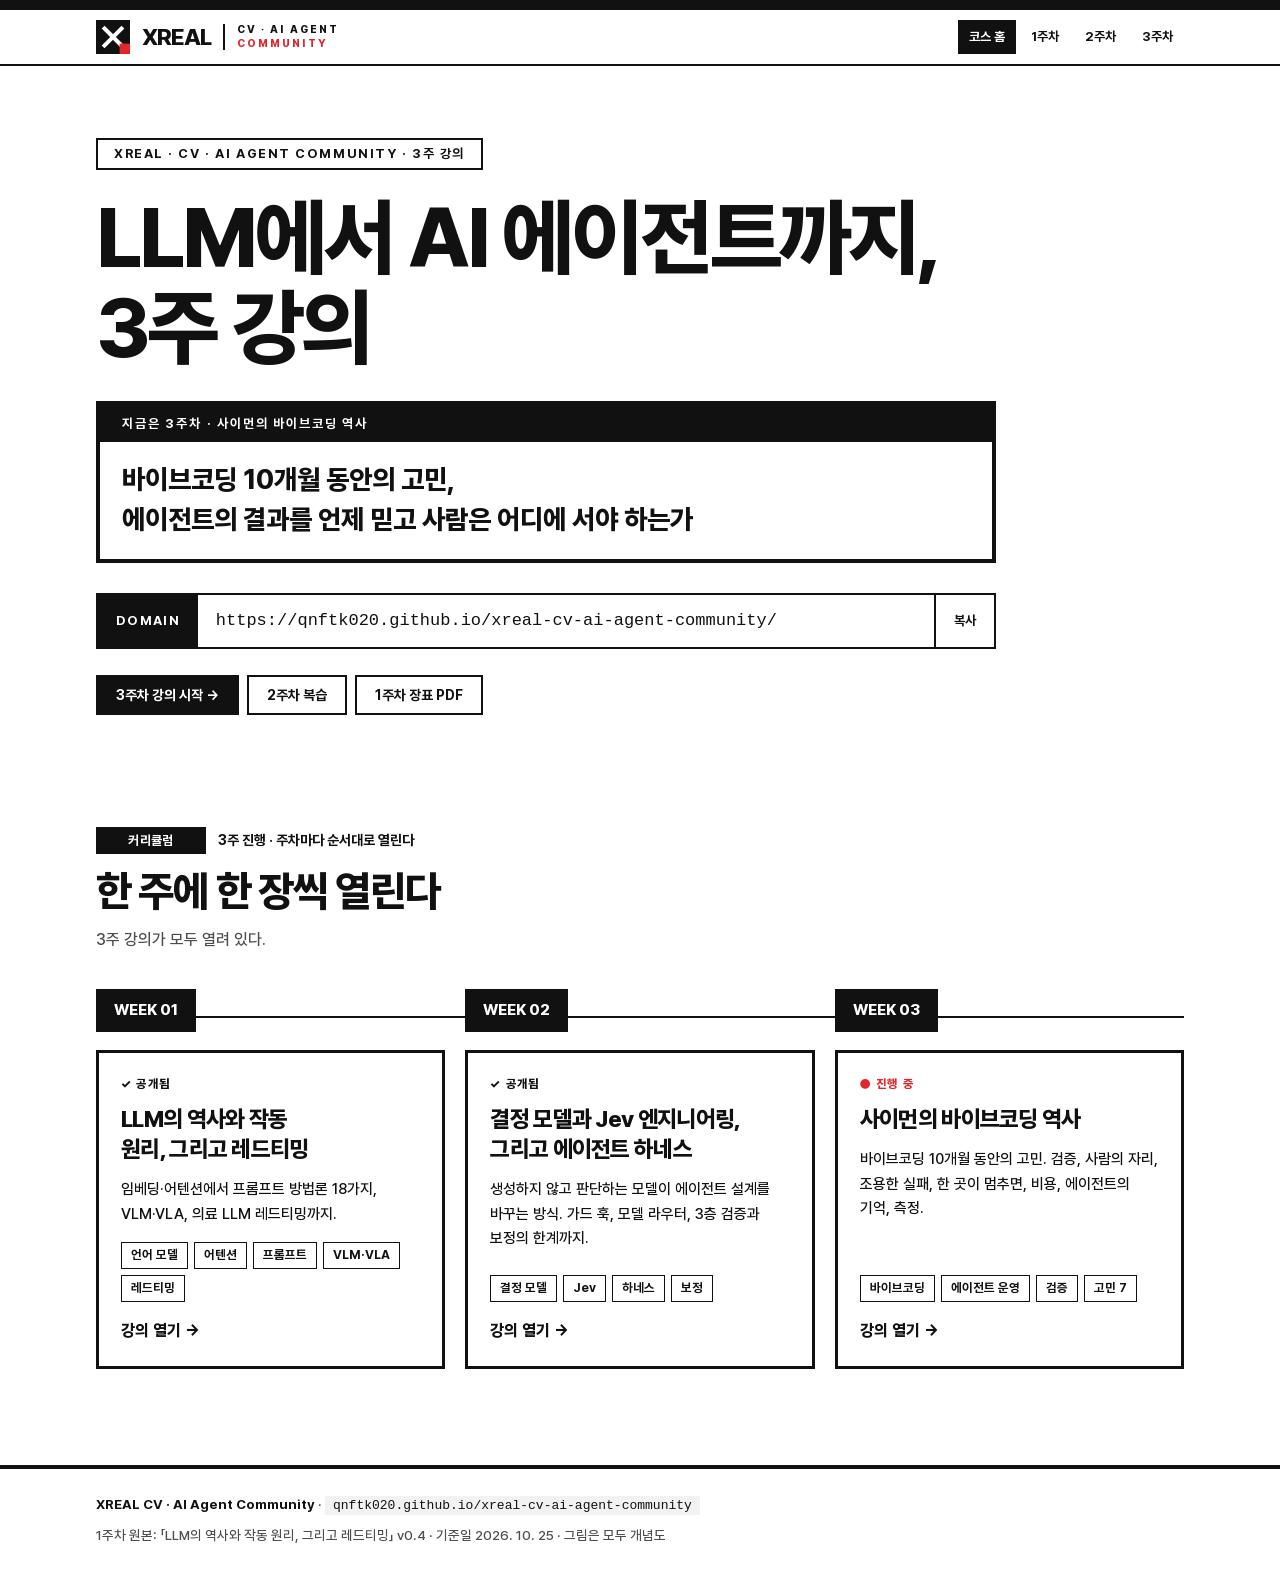
<file: index.html>
<!doctype html>
<html lang="ko">
<head>
<meta charset="utf-8">
<meta name="viewport" content="width=device-width,initial-scale=1,viewport-fit=cover">
<meta property="og:type" content="website">
<meta property="og:site_name" content="XREAL CV · AI Agent Community">
<meta property="og:title" content="XREAL CV · AI Agent Community — 3주 강의">
<meta property="og:description" content="LLM에서 AI 에이전트까지, 3주 강의. 지금은 3주차: 사이먼의 바이브코딩 역사.">
<meta property="og:url" content="https://qnftk020.github.io/xreal-cv-ai-agent-community/">
<meta property="og:image" content="https://qnftk020.github.io/xreal-cv-ai-agent-community/assets/og.png">
<meta property="og:image:width" content="1200">
<meta property="og:image:height" content="630">
<meta property="og:image:alt" content="손을 흔드는 AI 로봇과 'LLM에서 AI 에이전트까지, 3주 강의'">
<meta name="twitter:card" content="summary_large_image">
<link rel="icon" href="assets/favicon.svg" type="image/svg+xml">
<title>XREAL CV · AI Agent Community — 3주 강의</title>
<meta name="description" content="xreal-cv-ai-agent-community 3주 강의. 1주차 LLM의 역사와 레드티밍, 2주차 결정 모델과 Jev 엔지니어링, 3주차 사이먼의 바이브코딩 역사.">
<link rel="stylesheet" href="assets/style.css">
<style>
.domainbox{display:flex;flex-wrap:wrap;align-items:stretch;border:2px solid var(--ink);margin-top:30px;max-width:900px}
.domainbox span{background:var(--ink);color:#fff;font-weight:700;font-size:13px;letter-spacing:.1em;padding:12px 18px;display:flex;align-items:center}
.domainbox code{flex:1;min-width:0;font-family:var(--mono);font-size:clamp(13px,1.9vw,17px);padding:12px 18px;overflow-x:auto;white-space:nowrap}
.domainbox button{border:0;border-left:2px solid var(--ink);background:var(--bg);font-weight:700;font-size:13px;padding:0 18px;cursor:pointer}
.domainbox button:hover{color:var(--accent)}

/* 주차 트랙 */
.track{position:relative;margin-top:36px}
.track::before{content:"";position:absolute;left:0;right:0;top:27px;height:2px;background:var(--ink)}
.weeks{display:grid;grid-template-columns:repeat(3,minmax(0,1fr));gap:20px;position:relative}
.wk{display:flex;flex-direction:column}
.wk .pin{align-self:flex-start;background:var(--ink);color:#fff;font-weight:800;font-size:15px;padding:14px 18px;line-height:1;position:relative;z-index:1}
.wk.lock .pin{background:var(--bg);color:var(--sub);border:2px dashed var(--sub)}
.wk .card{margin-top:18px;flex:1;display:flex;flex-direction:column;border:3px solid var(--ink);padding:22px;text-decoration:none;color:inherit;transition:transform .2s,box-shadow .2s;background:var(--bg)}
a.card:hover{transform:translate(-5px,-5px);box-shadow:8px 8px 0 var(--accent)}
.wk.lock .card{border:2px dashed var(--sub);color:var(--sub)}
.wk .state{font-size:12px;font-weight:800;letter-spacing:.1em}
.wk .state.now{color:var(--accent)}
.wk .state.done{color:var(--ink)}
.wk h3{font-size:23px;font-weight:800;line-height:1.3;margin:10px 0 12px}
.wk p{margin:0 0 16px;font-size:15px}
.wk .tops{display:flex;flex-wrap:wrap;gap:6px;margin-top:auto}
.wk .tops i{font-style:normal;font-size:12.5px;font-weight:700;border:1.5px solid currentColor;padding:2px 9px}
.go{margin-top:16px;font-weight:800}
a.card:hover .go{color:var(--accent)}
@media (max-width:860px){.weeks{grid-template-columns:1fr}.track::before{display:none}}

</style>
</head>
<body>
<header class="topbar">
  <div class="wrap">
    <a class="brand" href="./" aria-label="XREAL CV · AI Agent Community 홈"><svg class="mark" viewBox="0 0 36 36" aria-hidden="true"><rect width="36" height="36" fill="#111"/><path d="M9 9 L27 27 M27 9 L9 27" stroke="#fff" stroke-width="4.2" stroke-linecap="square"/><rect x="25" y="25" width="11" height="11" fill="#e1262c"/></svg><span class="word">XREAL</span><span class="div" aria-hidden="true"></span><span class="sub"><b>CV · AI AGENT</b><b>COMMUNITY</b></span></a>
    <nav class="topnav" aria-label="주차">
      <a href="./" aria-current="page">코스 홈</a>
      <a href="week1/">1주차</a>
      <a href="week2/">2주차</a>
      <a href="week3/">3주차</a>
    </nav>
  </div>
  <div class="readbar"></div>
</header>

<main class="wrap">
  <section class="hero">
    <div class="rv"><span class="tag line">XREAL · CV · AI AGENT COMMUNITY · 3주 강의</span></div>
    <h1 class="rv">LLM에서 AI 에이전트까지,<br>3주 강의</h1>
    <div class="slab rv">
      <b>지금은 3주차 · 사이먼의 바이브코딩 역사</b>
      <p>바이브코딩 10개월 동안의 고민,<br>에이전트의 결과를 언제 믿고 사람은 어디에 서야 하는가</p>
    </div>
    <div class="domainbox rv">
      <span>DOMAIN</span>
      <code id="dom">https://qnftk020.github.io/xreal-cv-ai-agent-community/</code>
      <button type="button" id="copy">복사</button>
    </div>
    <div class="btns rv">
      <a class="btn primary" href="week3/">3주차 강의 시작 →</a>
      <a class="btn" href="week2/">2주차 복습</a>
      <a class="btn" href="week1/slides-v0.4.pdf">1주차 장표 PDF</a>
    </div>
  </section>

  <section class="sec" id="weeks">
    <div class="sec-head rv">
      <div class="eyebrow"><span class="tag">커리큘럼</span><span>3주 진행 · 주차마다 순서대로 열린다</span></div>
      <h2>한 주에 한 장씩 열린다</h2>
      <p>3주 강의가 모두 열려 있다.</p>
    </div>
    <div class="track">
      <div class="weeks">
        <div class="wk rv">
          <span class="pin">WEEK 01</span>
          <a class="card" href="week1/">
            <span class="state done">✓ 공개됨</span>
            <h3>LLM의 역사와 작동 원리, 그리고 레드티밍</h3>
            <p>임베딩·어텐션에서 프롬프트 방법론 18가지, VLM·VLA, 의료 LLM 레드티밍까지.</p>
            <div class="tops"><i>언어 모델</i><i>어텐션</i><i>프롬프트</i><i>VLM·VLA</i><i>레드티밍</i></div>
            <span class="go">강의 열기 →</span>
          </a>
        </div>
        <div class="wk rv">
          <span class="pin">WEEK 02</span>
          <a class="card" href="week2/">
            <span class="state done">✓ 공개됨</span>
            <h3>결정 모델과 Jev 엔지니어링, 그리고 에이전트 하네스</h3>
            <p>생성하지 않고 판단하는 모델이 에이전트 설계를 바꾸는 방식. 가드 훅, 모델 라우터, 3층 검증과 보정의 한계까지.</p>
            <div class="tops"><i>결정 모델</i><i>Jev</i><i>하네스</i><i>보정</i></div>
            <span class="go">강의 열기 →</span>
          </a>
        </div>
        <div class="wk rv">
          <span class="pin">WEEK 03</span>
          <a class="card" href="week3/">
            <span class="state now">● 진행 중</span>
            <h3>사이먼의 바이브코딩 역사</h3>
            <p>바이브코딩 10개월 동안의 고민. 검증, 사람의 자리, 조용한 실패, 한 곳이 멈추면, 비용, 에이전트의 기억, 측정.</p>
            <div class="tops"><i>바이브코딩</i><i>에이전트 운영</i><i>검증</i><i>고민 7</i></div>
            <span class="go">강의 열기 →</span>
          </a>
        </div>
      </div>
    </div>
  </section>

</main>

<footer class="foot">
  <div class="wrap">
    <p><strong>XREAL CV · AI Agent Community</strong> · <span class="domain">qnftk020.github.io/xreal-cv-ai-agent-community</span></p>
    <p>1주차 원본: 「LLM의 역사와 작동 원리, 그리고 레드티밍」 v0.4 · 기준일 2026. 10. 25 · 그림은 모두 개념도</p>
  </div>
</footer>

<script src="assets/common.js"></script>
<script>
'use strict';
/* 실제 배포 주소를 표시한다. 로컬에서 열면 기본 도메인을 보여 준다. */
(() => {
  const dom = document.getElementById('dom');
  if (location.protocol.startsWith('http') && location.hostname.includes('github.io')) dom.textContent = location.origin + location.pathname.replace(/index\.html$/, '');
  document.getElementById('copy').addEventListener('click', e => {
    const b = e.currentTarget;
    (navigator.clipboard ? navigator.clipboard.writeText(dom.textContent) : Promise.reject()).then(() => { b.textContent = '복사됨'; }, () => { b.textContent = '복사 실패'; });
    setTimeout(() => { b.textContent = '복사'; }, 1400);
  });
})();
</script>
</body>
</html>
</file>
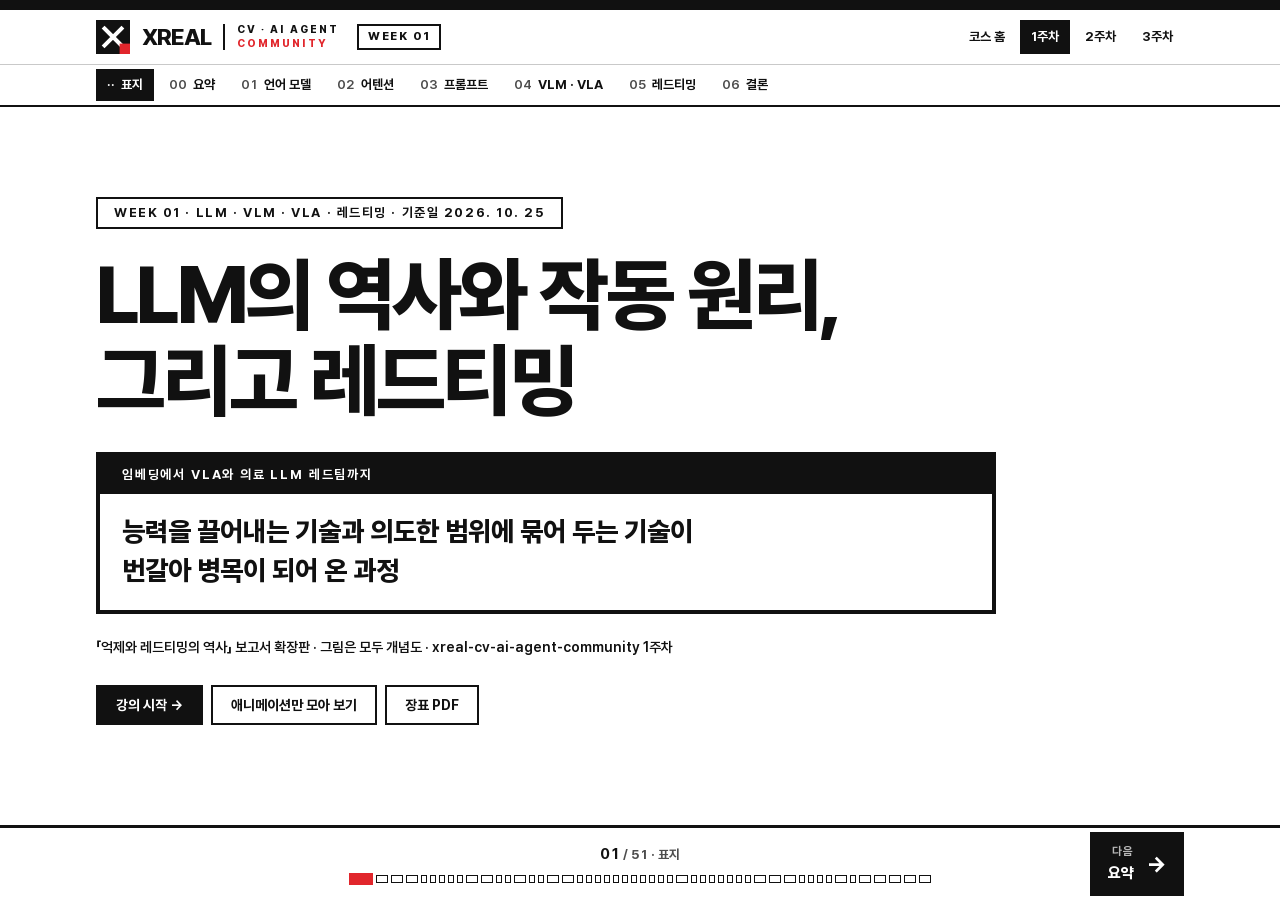
<file: week1/index.html>
<!doctype html>
<html lang="ko">
<head>
<meta charset="utf-8">
<meta name="viewport" content="width=device-width,initial-scale=1,viewport-fit=cover">
<meta property="og:type" content="website">
<meta property="og:site_name" content="XREAL CV · AI Agent Community">
<meta property="og:title" content="1주차 · LLM의 역사와 작동 원리, 그리고 레드티밍">
<meta property="og:description" content="XREAL CV · AI Agent Community 1주차. 임베딩에서 VLA와 의료 LLM 레드티밍까지, 인터랙티브 슬라이드와 32개 애니메이션.">
<meta property="og:url" content="https://qnftk020.github.io/xreal-cv-ai-agent-community/week1/">
<meta property="og:image" content="https://qnftk020.github.io/xreal-cv-ai-agent-community/assets/og.png">
<meta property="og:image:width" content="1200">
<meta property="og:image:height" content="630">
<meta property="og:image:alt" content="손을 흔드는 AI 로봇과 'LLM에서 AI 에이전트까지, 3주 강의'">
<meta name="twitter:card" content="summary_large_image">
<link rel="icon" href="../assets/favicon.svg" type="image/svg+xml">
<title>1주차 · LLM의 역사와 작동 원리, 그리고 레드티밍 — XREAL CV · AI Agent Community</title>
<meta name="description" content="xreal-cv-ai-agent-community 1주차 강의. 임베딩에서 VLA와 의료 LLM 레드티밍까지.">
<link rel="stylesheet" href="../assets/style.css">
<link rel="stylesheet" href="../assets/deck.css">
<link rel="stylesheet" href="../assets/scenes.css">
</head>
<body>
<svg width="0" height="0" style="position:absolute" aria-hidden="true" focusable="false">
  <defs>
    <marker id="ah" viewBox="0 0 10 10" refX="9" refY="5" markerWidth="9" markerHeight="9" markerUnits="userSpaceOnUse" orient="auto-start-reverse"><path d="M0,0 L10,5 L0,10 z" class="mk"/></marker>
    <marker id="aha" viewBox="0 0 10 10" refX="9" refY="5" markerWidth="9" markerHeight="9" markerUnits="userSpaceOnUse" orient="auto-start-reverse"><path d="M0,0 L10,5 L0,10 z" class="mka"/></marker>
  </defs>
</svg>
<header class="topbar">
  <div class="wrap">
    <a class="brand" href="../" aria-label="XREAL CV · AI Agent Community 홈"><svg class="mark" viewBox="0 0 36 36" aria-hidden="true"><rect width="36" height="36" fill="#111"/><path d="M9 9 L27 27 M27 9 L9 27" stroke="#fff" stroke-width="4.2" stroke-linecap="square"/><rect x="25" y="25" width="11" height="11" fill="#e1262c"/></svg><span class="word">XREAL</span><span class="div" aria-hidden="true"></span><span class="sub"><b>CV · AI AGENT</b><b>COMMUNITY</b></span></a><span class="wkchip">WEEK 01</span>
    <nav class="topnav" aria-label="주차">
      <a href="../">코스 홈</a>
      <a href="./" aria-current="page">1주차</a>
      <a href="../week2/">2주차</a>
      <a href="../week3/">3주차</a>
    </nav>
  </div>
  <nav class="secnav" aria-label="장 이동">
    <div class="wrap" id="secnav">
      <a href="#cover"><b>··</b>표지</a>
      <a href="#summary"><b>00</b>요약</a>
      <a href="#lm" data-k="lm"><b>01</b>언어 모델</a>
      <a href="#att" data-k="att"><b>02</b>어텐션</a>
      <a href="#prompt" data-k="prompt"><b>03</b>프롬프트</a>
      <a href="#vlm" data-k="vlm"><b>04</b>VLM · VLA</a>
      <a href="#redteam" data-k="redteam"><b>05</b>레드티밍</a>
      <a href="#conclusion"><b>06</b>결론</a>
    </div>
  </nav>
  <div class="readbar"></div>
</header>

<main class="wrap">
  <!-- 표지 -->
  <section class="hero" id="cover" data-name="표지">
    <div class="rv"><span class="tag line">WEEK 01 · LLM · VLM · VLA · 레드티밍 · 기준일 2026. 10. 25</span></div>
    <h1 class="rv">LLM의 역사와 작동 원리,<br>그리고 레드티밍</h1>
    <div class="slab rv">
      <b>임베딩에서 VLA와 의료 LLM 레드팀까지</b>
      <p>능력을 끌어내는 기술과 의도한 범위에 묶어 두는 기술이<br>번갈아 병목이 되어 온 과정</p>
    </div>
    <p class="note rv">「억제와 레드티밍의 역사」 보고서 확장판 · 그림은 모두 개념도 · xreal-cv-ai-agent-community 1주차</p>
    <div class="btns rv">
      <a class="btn primary" href="#summary">강의 시작 →</a>
      <a class="btn" href="animations.html">애니메이션만 모아 보기</a>
      <a class="btn" href="slides-v0.4.pdf">장표 PDF</a>
    </div>
  </section>

  <!-- 00 요약 -->
  <section class="sec" id="summary" data-name="요약">
    <div class="sec-head rv">
      <div class="eyebrow"><span class="tag">요약</span><span>이 강의의 줄기</span></div>
      <h2>언어 모델의 역사는 끌어내기와 묶어 두기가 번갈아 병목이 된 과정이다</h2>
    </div>
    <div class="panel thick rv" style="margin-top:28px">
      <p style="margin:0;font-size:17px">임베딩, 어텐션, 대규모 사전학습이 능력을 만들었고 프롬프트 엔지니어링은 그 능력을 끌어내는 기술로 출발했다. 2023년까지 사용자는 "단계별로 생각하라" 같은 문구로 부족한 부분을 메웠지만, 2025~2026년 OpenAI와 Anthropic의 공식 가이드는 독려 문구를 줄이고 범위를 정하라고 권한다. 병목이 <b>능력 부족에서 능력 과잉으로</b> 옮겨갔기 때문이다.</p>
    </div>
    <div class="grid g3">
      <div class="stat rv"><div class="big" data-count="0.001" data-dec="3" data-suf="%">0.001%</div><h4>학습 토큰을 오정보로 바꾼 비율</h4><p>이것만으로 해로운 출력이 늘었다 (Alber 외, 2025)</p></div>
      <div class="stat rv"><div class="big">영상 속 지시</div><h4>VLM이 병변을 놓치게 유도</h4><p>종양학 영상에 숨긴 지시 (Clusmann 외, 2025)</p></div>
      <div class="stat rv"><div class="big"><span data-count="50">50</span>~<span data-count="82" data-suf="%">82%</span></div><h4>허위 세부정보를 사실처럼 부연한 비율</h4><p>임상 사례 300개, 6개 모델 (Omar 외, 2025)</p></div>
    </div>
    <div class="redline rv"><b>레드티밍</b><p>레드티밍은 같은 메커니즘을 반대 방향에서 다룬다. 퓨샷 학습은 many-shot 탈옥이, 자동 프롬프트 최적화는 GCG가, 도구 사용은 간접 프롬프트 인젝션이 되었다. "LLM을 오작동시키는 기술"은 결함을 찾아 고치는 절차의 수단 중 하나다.</p></div>
  </section>

  <!-- 01 언어 모델 -->
  <section class="sec" id="lm" data-name="언어 모델">
    <div class="sec-head rv">
      <div class="eyebrow"><span class="tag">01 언어 모델</span><span>그림 1 · 언어 모델의 계보</span></div>
      <h2>통계 모델에서 멀티모달·추론 모델까지 여섯 시기를 거쳤다</h2>
      <p>연도를 누르면 그 시기의 핵심이 나온다. ‘자동 재생’을 누르면 1948년부터 차례로 넘어간다.</p>
    </div>
    <div class="demo rv">
      <div class="demo-h"><span class="tag">연표</span><strong>언어 모델의 계보</strong><span class="hint">← → 키로도 이동</span></div>
      <div class="demo-b">
        <div class="tl" id="tl" role="tablist" aria-label="연도"></div>
        <div class="eras" id="eras"><span>통계·순환망</span><span>분산 표현</span><span>어텐션</span><span>사전학습</span><span>대규모화·정렬</span><span>멀티모달·추론</span></div>
        <div class="tl-card" id="tlCard" aria-live="polite"></div>
        <div class="tl-ctl"><button class="btn" id="tlPrev" type="button">← 이전</button><button class="btn primary" id="tlPlay" type="button">자동 재생</button><button class="btn" id="tlNext" type="button">다음 →</button></div>
      </div>
      <div class="demo-f">가로축 간격은 사건 순서이며 시간 비례가 아니다. 섀넌 1948과 GPT-1 2018은 원문에서 (미검증)으로 표시된 항목이다.</div>
    </div>

    <div class="brk"></div>
    <div class="demo rv">
      <div class="demo-h"><span class="tag">실습</span><strong>n-gram은 앞의 n−1개 단어만 보고 다음 단어의 확률을 센다</strong><span class="hint">막대 옆 슬라이더로 말뭉치 횟수를 바꿔 보기</span></div>
      <div class="demo-b">
        <div class="ng-ctx">
          <div class="wbox dash"><b>나는</b><span>보지 않음</span></div>
          <div class="wbox dash"><b>어제</b><span>보지 않음</span></div>
          <div class="wbox"><b>학교에서</b><span>문맥 w(t−2)</span></div>
          <div class="wbox"><b>밥을</b><span>문맥 w(t−1)</span></div>
          <div class="wbox solid pulse"><b id="ngPick">?</b><span>예측할 w(t)</span></div>
        </div>
        <p class="cap">트라이그램(n = 3)의 문맥은 앞의 2단어. 이보다 앞의 단어는 계산에 쓰지 않는다 (마르코프 가정).</p>
        <div class="bars" id="ngBars"></div>
        <label class="toggle"><input type="checkbox" id="ngSmooth"> 스무딩(add-1) 켜기 · 본 적 없는 ‘버렸다’에도 확률을 나눠 준다</label>
        <div class="formula" id="ngF">P(먹었다 | 학교에서, 밥을) = C(학교에서 밥을 먹었다) ÷ C(학교에서 밥을) = 60 ÷ 100 = 0.60</div>
      </div>
      <div class="demo-f">예시 값. C(·)는 학습 말뭉치에서 그 단어열이 나온 횟수다.</div>
    </div>

    <div class="brk"></div>
    <div class="demo rv">
      <div class="demo-h"><span class="tag">실습</span><strong>n을 키울 때의 문제 · 차원의 저주</strong></div>
      <div class="demo-b">
        <div class="boom">
          <div><div class="kicker">n = <span id="nVal">3</span> · 어휘 10,000개</div><div class="val" id="nBig">10<sup>12</sup></div></div>
          <div><input type="range" min="1" max="8" value="3" id="nRange" aria-label="n 값"><div class="logbar"><i id="nBar"></i></div></div>
        </div>
        <p class="cap">가능한 단어열 수는 어휘 크기의 n제곱으로 늘어난다. 늘어난 조합 대부분이 말뭉치에 나오지 않아 데이터가 감당하지 못한다. 신경망 언어 모델(NPLM, Bengio 외 2003)은 단어마다 연속 벡터를 학습해 이 문제를 풀었다. "고양이가 소파에서 잔다"를 배운 모델이 "강아지가 소파에서 잔다"에도 높은 확률을 준다.</p>
      </div>
    </div>

    <div class="tscroll rv">
      <table class="tbl">
        <thead><tr><th>구조</th><th>시기</th><th>핵심</th><th>남은 문제</th></tr></thead>
        <tbody>
          <tr><td>RNN</td><td>2010년대 초중반</td><td>단어를 하나씩 읽으며 은닉 상태 갱신</td><td>긴 문장에서 기울기 소실</td></tr>
          <tr><td>LSTM</td><td>Neural Computation 1997</td><td>게이트로 정보를 남기거나 지움</td><td>순차 계산이라 병렬화가 어려움</td></tr>
          <tr><td>seq2seq</td><td>arXiv 1409.3215, 2014.09</td><td>인코더가 문장 전체를 고정 길이 벡터로 압축</td><td>고정 길이 병목</td></tr>
        </tbody>
      </table>
    </div>
  </section>

  <!-- 02 어텐션 -->
  <section class="sec" id="att" data-name="어텐션">
    <div class="sec-head rv">
      <div class="eyebrow"><span class="tag">02 어텐션</span><span>그림 3 · 셀프 어텐션의 계산</span></div>
      <h2>각 토큰은 쿼리로 다른 토큰의 키와 유사도를 구해 값을 가중합한다</h2>
      <p>어텐션은 입력을 벡터 하나로 압축할 필요를 없앴다. 아래 단계를 하나씩 눌러 ‘지쳐서’가 어디에 주목하는지 따라가 보자.</p>
    </div>
    <div class="demo rv">
      <div class="demo-h"><span class="tag">실습</span><strong>‘지쳐서’가 주목하는 곳</strong><span class="hint">단계 버튼 또는 ‘재생’</span></div>
      <div class="demo-b">
        <div class="toks" id="toks"></div>
        <div class="att-steps" id="attSteps" role="tablist"></div>
        <p class="att-say" id="attSay" aria-live="polite"></p>
        <div class="btns" style="margin-top:6px"><button class="btn primary" id="attPlay" type="button">재생</button></div>
        <div class="formula">Attention(Q, K, V) = softmax(QKᵀ / √dₖ) · V &nbsp;(Vaswani 외, 2017)</div>
      </div>
      <div class="demo-f">가중치는 장표와 같은 예시 값이다. 점수는 그 가중치가 나오도록 거꾸로 맞춘 설명용 값이다. 멀티헤드 어텐션은 이 계산을 h개 헤드에서 병렬로 수행한다.</div>
    </div>

    <div class="brk"></div>
    <div class="demo rv">
      <div class="demo-h"><span class="tag">그림 4</span><strong>같은 트랜스포머 블록이 마스크와 목표에 따라 세 갈래로 나뉘었다</strong></div>
      <div class="demo-b">
        <div class="chips" role="tablist" id="maskTabs">
          <button class="chip" role="tab" data-m="bert" aria-selected="true">인코더 전용 · BERT</button>
          <button class="chip" role="tab" data-m="gpt" aria-selected="false">디코더 전용 · GPT 계열</button>
          <button class="chip" role="tab" data-m="t5" aria-selected="false">인코더-디코더 · T5</button>
        </div>
        <div class="mask-wrap">
          <div><div class="mgrid" id="mgrid"></div><div class="mlegend"><span class="a">볼 수 있음</span><span class="b">교차 어텐션</span><span class="c">가려짐</span></div></div>
          <div class="minfo" id="minfo" aria-live="polite"></div>
        </div>
      </div>
      <div class="demo-f">격자의 행은 ‘보는 토큰’, 열은 ‘보이는 토큰’이다. T5의 과제 접두어는 프롬프트의 직접적인 전신이다.</div>
    </div>

    <div class="brk"></div>
    <div class="tscroll rv">
      <table class="tbl">
        <thead><tr><th>연구</th><th>출처</th><th>보고한 내용</th></tr></thead>
        <tbody>
          <tr><td>스케일링 법칙 (Kaplan 외)</td><td>arXiv 2001.08361, 2020.01</td><td>손실이 파라미터 수, 데이터 양, 연산량에 대해 거듭제곱 법칙으로 줄어든다</td></tr>
          <tr><td>GPT-3</td><td>arXiv 2005.14165, 2020</td><td>1,750억 파라미터에서 미세조정 없이 프롬프트 속 예시만으로 새 과제를 수행 (인컨텍스트 학습)</td></tr>
          <tr><td>Chinchilla (Hoffmann 외)</td><td>arXiv 2203.15556, 2022.03</td><td>같은 연산 예산에서는 모델 크기와 학습 토큰 수를 같은 비율로 늘리는 것이 최적</td></tr>
          <tr><td>InstructGPT (Ouyang 외)</td><td>arXiv 2203.02155, 2022.03</td><td>시연과 선호 비교로 미세조정하는 RLHF. 평가자들이 13억 InstructGPT를 1,750억 GPT-3보다 선호</td></tr>
          <tr><td>ChatGPT</td><td>2022.11 공개</td><td>RLHF를 대화형으로 다듬어 LLM이 연구실 밖으로 나왔다</td></tr>
        </tbody>
      </table>
    </div>
    <div class="redline rv"><b>전환점</b><p>여기서부터 프롬프트 엔지니어링과 레드티밍이 본격적으로 시작된다.</p></div>
  </section>

  <!-- 03 프롬프트 -->
  <section class="sec" id="prompt" data-name="프롬프트">
    <div class="sec-head rv">
      <div class="eyebrow"><span class="tag">03 프롬프트</span><span>프롬프트 방법론 한눈에 보기</span></div>
      <h2>강의에서 다루는 열여덟 가지 방법론과 원본 논문</h2>
      <p>묶음을 골라 걸러 보고, 카드를 누르면 핵심 문장과 원본 논문이 나온다.</p>
    </div>
    <div class="demo rv">
      <div class="demo-h"><span class="tag">18</span><strong>방법론 카드</strong><span class="hint" id="pmCount">18개 표시</span></div>
      <div class="demo-b">
        <div class="chips" id="pmFilter"></div>
        <div class="pm-grid" id="pmGrid"></div>
        <div class="pm-detail" id="pmDetail" aria-live="polite"></div>
      </div>
      <div class="demo-f">각 장의 예시 프롬프트와 출력 예는 강의용으로 새로 작성한 것이다. 논문의 수치는 arXiv 초록이나 학회 페이지에서 확인한 값만 옮겼다.</div>
    </div>

    <div class="brk"></div>
    <div class="demo rv">
      <div class="demo-h"><span class="tag">그림 6</span><strong>추론 패턴은 하나의 사슬에서 탐색과 도구 행동의 반복으로 넓어졌다</strong></div>
      <div class="demo-b">
        <div class="chips" role="tablist" id="flowTabs"></div>
        <div class="flow" id="flow" style="margin-top:20px"></div>
        <p class="say" id="flowSay"></p>
      </div>
    </div>

    <div class="brk"></div>
    <div class="sec-head rv" style="margin-top:44px">
      <div class="eyebrow"><span class="tag">03 프롬프트</span><span>부스터에서 브레이크로</span></div>
      <h2 style="font-size:clamp(22px,3.2cqw,32px)">2025~2026년 공식 가이드는 독려 문구를 빼고 범위를 정하라고 권한다</h2>
    </div>
    <div class="rv">
      <div class="switch" id="bbSwitch"><button type="button" aria-pressed="true" data-v="both">둘 다 보기</button><button type="button" aria-pressed="false" data-v="old">2023년</button><button type="button" aria-pressed="false" data-v="new">2025~2026년</button></div>
      <div class="bb" id="bb">
        <div class="old"><h4>2023년 · 강한 독려 문구의 유행</h4>
          <pre>심호흡을 하고 단계별로 생각해.
이건 내 경력에 매우 중요해.
CRITICAL: You MUST be THOROUGH.</pre>
          <ul class="sq"><li>OPRO의 "심호흡" 문구</li><li>EmotionPrompt (arXiv 2307.11760, 미검증): "내 경력에 매우 중요하다" 같은 감정 자극</li><li>Principled Instructions (arXiv 2312.16171): 26개 원칙</li></ul></div>
        <div class="new"><h4>2025~2026년 · 줄이고 범위를 정하라</h4>
          <pre>이 PR의 변경 이유를 3문장으로 요약하라.
범위: 변경된 파일과 그 이유만.
확실하지 않으면 "확인 필요"라고 적는다.</pre>
          <ul class="sq"><li>GPT-4.1 가이드(2025.04): 지시를 더 면밀하고 문자 그대로 따르도록 학습됨</li><li>GPT-5 가이드(2025.08): "Prompting for less eagerness" 절</li><li>Anthropic: "CRITICAL: You MUST…" 같은 공격적 문구가 도구 과잉 호출을 일으킬 수 있으니 평범한 문구로</li></ul></div>
      </div>
      <p class="cap">위 두 프롬프트는 강의용으로 새로 쓴 예시다.</p>
    </div>
    <div class="brk"></div>
    <div class="redline rv"><b>판정</b><p>이 변화는 "끌어내기에서 억제로"보다 <b>조향성·통제 가능성으로의 이동</b>으로 부르는 편이 정확하다. 억제는 HHH 정렬, RLHF처럼 모델 개발 층에서 처음부터 중심이었고, 끌어내기는 추론 학습과 test-time compute로 모델 안에 들어갔다.</p></div>
  </section>

  <!-- 04 VLM · VLA -->
  <section class="sec" id="vlm" data-name="VLM · VLA">
    <div class="sec-head rv">
      <div class="eyebrow"><span class="tag">04 VLM</span><span>그림 7 · VLM의 일반 구조</span></div>
      <h2>VLM은 이미지를 시각 토큰으로 바꿔 텍스트와 같은 시퀀스로 읽는다</h2>
      <p>연결 모듈을 바꿔 보면 시각 정보를 LLM에 넣는 방식이 달라진다.</p>
    </div>
    <div class="demo rv">
      <div class="demo-h"><span class="tag">실습</span><strong>VLM 파이프라인</strong>
        <div class="chips" id="connTabs" style="margin-left:auto">
          <button class="chip" data-c="0" aria-pressed="true">투영(MLP) · LLaVA</button>
          <button class="chip" data-c="1" aria-pressed="false">Q-Former · BLIP-2</button>
          <button class="chip" data-c="2" aria-pressed="false">리샘플러 · Flamingo</button>
        </div>
      </div>
      <div class="demo-b">
        <div class="pipe" id="vlmPipe">
          <div class="st"><b>이미지</b><span>X-ray 영상</span></div><div class="ar">→</div>
          <div class="st"><b>패치 분할</b><span>예: 16×16</span></div><div class="ar">→</div>
          <div class="st"><b>비전 인코더</b><span>ViT / CLIP</span></div><div class="ar">→</div>
          <div class="st"><b id="connName">투영(MLP)</b><span id="connSub">LLaVA</span></div><div class="ar">→</div>
          <div class="st"><b>LLM (디코더)</b><span>시각 + 텍스트 토큰</span></div><div class="ar">→</div>
          <div class="st solid"><b>출력</b><span>"폐렴 소견이 보입니다…"</span></div>
        </div>
        <p class="say" id="vlmSay"></p>
        <div class="btns" style="margin-top:8px"><button class="btn primary" id="vlmPlay" type="button">흐름 재생</button></div>
      </div>
      <div class="demo-f">CLIP은 4억 개 이미지-텍스트 쌍을 대조 학습해 두 모달리티를 같은 임베딩 공간에 둔다. 가장 단순한 선형 투영(LLaVA)이 가장 널리 퍼졌다.</div>
    </div>

    <div class="brk"></div>
    <div class="sec-head rv" style="margin-top:44px">
      <div class="eyebrow"><span class="tag">04 VLA</span><span>그림 8 · VLA의 작동 원리</span></div>
      <h2 style="font-size:clamp(22px,3.2cqw,32px)">VLA는 VLM이 보고 이해한 것을 로봇 행동으로 출력한다</h2>
    </div>
    <div class="demo rv">
      <div class="demo-h"><span class="tag">실습</span><strong>행동 출력 방식</strong>
        <div class="chips" id="actTabs" style="margin-left:auto">
          <button class="chip" data-a="0" aria-pressed="true">이산 행동 토큰 · RT-2, OpenVLA</button>
          <button class="chip" data-a="1" aria-pressed="false">연속 행동 생성 · π0</button>
        </div>
      </div>
      <div class="demo-b">
        <div class="pipe" id="vlaPipe">
          <div class="st"><b>카메라 영상</b><span>+ 언어 지시</span><span>"빨간 컵을 집어"</span></div><div class="ar">→</div>
          <div class="st"><b>VLM 백본</b><span>웹 규모 이미지·텍스트로 사전학습된 지식</span></div><div class="ar">→</div>
          <div class="st"><b id="actName">이산 행동 토큰</b><span id="actSub">각 차원을 256 구간으로 나눠 텍스트처럼 자기회귀 생성</span></div><div class="ar">→</div>
          <div class="st solid"><b>로봇 제어</b><span>Δx, Δy, Δz, 회전, 그리퍼</span></div><div class="ar">↺</div>
          <div class="st"><b>새 관측</b><span>환경이 바뀌면 다시 추론 (폐루프 제어)</span></div>
        </div>
        <p class="say" id="vlaSay"></p>
      </div>
      <div class="demo-f">핵심 아이디어: 로봇 행동을 ‘또 하나의 언어’로 취급하면, 웹에서 배운 의미 지식이 처음 보는 물체·지시로 일반화되는 데 쓰인다.</div>
    </div>
    <div class="brk"></div>
    <div class="tscroll rv">
      <table class="tbl">
        <thead><tr><th>모델</th><th>출처</th><th>핵심</th><th>보고 수치</th></tr></thead>
        <tbody>
          <tr><td>RT-1</td><td>arXiv 2212.06817, 2022.12</td><td>트랜스포머 정책</td><td>로봇 13대, 17개월, 시연 약 13만 개</td></tr>
          <tr><td>RT-2</td><td>arXiv 2307.15818, CoRL 2023</td><td>VLA라는 이름 등장. 행동을 텍스트 토큰으로</td><td>6자유도 변위와 그리퍼를 256개 구간 토큰으로</td></tr>
          <tr><td>OpenVLA</td><td>arXiv 2406.09246, CoRL 2024</td><td>70억 파라미터 공개 VLA</td><td>29개 과제에서 RT-2-X(550억)보다 성공률 절대값 16.5% 높음</td></tr>
          <tr><td>π0</td><td>arXiv 2410.24164, 2024.10</td><td>행동 전문가 약 3억 + flow matching</td><td>전체 33억 파라미터, 최대 50Hz 제어</td></tr>
          <tr><td>GR00T N1</td><td>arXiv 2503.14734, 2025.03</td><td>System 2 비전-언어 + System 1 디퓨전 트랜스포머</td><td>휴머노이드용, 끝단까지 함께 학습</td></tr>
        </tbody>
      </table>
    </div>
    <div class="redline rv"><b>안전이 다른 이유</b><p>VLA의 출력은 물리적 행동이라 사람이 걸러낼 기회가 없다. 텍스트 LLM의 탈옥 기법이 로봇 제어로 그대로 옮겨갈 수 있다.</p></div>
  </section>

  <!-- 05 레드티밍 -->
  <section class="sec" id="redteam" data-name="레드티밍">
    <div class="sec-head rv">
      <div class="eyebrow"><span class="tag red">05 레드티밍</span><span>레드티밍이란 무엇인가</span></div>
      <h2>오작동시키는 방법은 레드티밍의 수단일 뿐 목적이 아니다</h2>
    </div>
    <div class="panel thick rv" style="margin-top:28px">
      <p style="margin:0;font-size:17px"><b>이 강의의 정의.</b> 레드티밍은 승인된 팀이 적대자의 관점을 취해 AI 시스템의 결함·취약점·위험 능력을 체계적으로 찾아내고, 이를 문서화해 완화로 연결하는 구조화된 시험이다. 의도와 다른 오작동을 유발하는 공격 기법은 그 주된 수단 중 하나다.</p>
    </div>

    <div class="demo rv">
      <div class="demo-h"><span class="tag red">그림 10</span><strong>공격면은 학습 시점(가중치)과 추론 시점(입력·도구)으로 나뉜다</strong><span class="hint">열을 누르면 그 단계만 강조</span></div>
      <div class="demo-b">
        <div class="phase"><span>학습 시점 →</span><span>→ 추론 시점</span></div>
        <div class="surf" id="surf"></div>
      </div>
      <div class="demo-f">■ 위협 · □ 방어. 각 칸의 위협이 실제로 성립하는지 승인된 시험으로 확인하고, 결과를 방어 설계로 되돌리는 절차가 레드티밍의 자리다.</div>
    </div>

    <div class="brk"></div>
    <div class="acc rv" id="acc"></div>
    <p class="cap rv">NIST AI 100-2 E2025와 OWASP LLM Top 10 2025(프롬프트 인젝션 1위)를 바탕으로 정리했다. 공격 기법은 개념과 연구 결과만 다룬다.</p>

    <div class="brk"></div>
    <div class="demo rv">
      <div class="demo-h"><span class="tag red">그림 11</span><strong>능력을 끌어내는 메커니즘은 예외 없이 공격면이 되었다</strong><span class="hint">행을 누르거나 ‘자동 재생’</span></div>
      <div class="demo-b">
        <table class="coevo" id="coevo">
          <thead><tr><th>끌어낸 능력</th><th></th><th style="color:var(--accent)">열린 공격면</th><th></th><th>대응한 억제·조향</th></tr></thead>
          <tbody></tbody>
        </table>
        <div class="btns" style="margin-top:8px"><button class="btn primary" id="coPlay" type="button">자동 재생</button></div>
      </div>
      <div class="demo-f">공격에 대한 대응은 다시 억제·조향 수단이 되었다. 같은 메커니즘의 세 얼굴이다.</div>
    </div>
  </section>

  <!-- 06 결론 -->
  <section class="sec concl" id="conclusion" data-name="결론">
    <div class="sec-head rv">
      <div class="eyebrow"><span class="tag">결론</span><span>1주차 정리</span></div>
      <h2>능력이 커질 때마다 조향의 정밀도에 대한 요구도 함께 커진다</h2>
      <p>VLM은 이미지를, VLA는 행동을 토큰으로 바꿨다. 레드티밍은 이 확장의 매 단계를 반대 방향에서 따라왔으므로 "끌어내기에서 억제로"라는 시대 구분보다 공진화 모델이 증거에 더 잘 맞는다.</p>
    </div>
    <div class="grid g3">
      <div class="panel rv"><span class="n">1</span><h3>절차로서의 레드티밍</h3><p style="margin:0">모델을 깨는 기술이 아니라 결함을 찾아 고치는 절차로 다뤄야 위협 모델, 문서화, 완화라는 산출물이 남는다.</p></div>
      <div class="panel rv"><span class="n">2</span><h3>시스템 설계로 내려간 억제</h3><p style="margin:0">적응형 공격이 방어 대부분을 무력화했으므로 억제는 권한·격리·정보 흐름 설계로 내려가야 한다. VLA에서는 더 엄격해야 한다.</p></div>
      <div class="panel rv"><span class="n">3</span><h3>의료 평가의 보완</h3><p style="margin:0">데이터 무결성, 오류가 섞인 일상 입력, 형평성, 모델 버전 간 회귀를 함께 시험하는 레드티밍으로 벤치마크를 보완해야 한다.</p></div>
    </div>
    <div class="nextbox rv"><b>다음 과제</b><p>sandbagging과 평가 인식이 보여 주듯 시험받는 모델이 시험을 알아챌 수 있다면, 관찰이 행동을 바꾸지 않는 측정 방법을 찾는 일이 다음 과제가 된다.</p></div>
    <div class="btns rv">
      <a class="btn primary" href="animations.html">32개 장면 애니메이션 보기</a>
      <a class="btn" href="slides-v0.4.pdf">장표 PDF 내려받기</a>
      <a class="btn" href="../">코스 홈으로</a>
    </div>
  </section>
</main>
<span class="zoom-note" id="zoomNote"></span>

<nav class="pager" id="pager" aria-label="페이지 넘기기">
  <div class="wrap">
    <button class="pg-btn" id="pgPrev" type="button"><span class="k">←</span><span class="t"><small>이전</small><b id="pgPrevName"></b></span></button>
    <div class="pg-mid"><div class="pg-count"><b id="pgNum">01</b> / <span id="pgTot">08</span> · <span id="pgName"></span></div><div class="pg-dots" id="pgDots"></div></div>
    <button class="pg-btn next" id="pgNext" type="button"><span class="t"><small>다음</small><b id="pgNextName"></b></span><span class="k">→</span></button>
  </div>
</nav>

<footer class="foot">
  <div class="wrap">
    <p><strong>XREAL CV · AI Agent Community</strong> · <span class="domain">qnftk020.github.io/xreal-cv-ai-agent-community</span> · WEEK 01</p>
    <p>원본 장표: 「LLM의 역사와 작동 원리, 그리고 레드티밍」 v0.4 · 기준일 2026. 10. 25. 모든 그림은 개념도이며 ‘예시 값’으로 표시한 수치는 설명용이다.</p>
  </div>
</footer>

<script src="../assets/common.js"></script>
<script src="../assets/scene-engine.js"></script>
<script src="scenes.js"></script>
<script>
window.DECK_PLACE = {
  lm: { 1: [5, 6, 7, 8, 10] },
  att: { 0: [12, 13], 1: [14, 15] },
  prompt: { 0: [19, 20, 21, 22, 23, 24, 25, 26, 27, 28, 29], 1: [31, 32, 33, 34, 35, 36, 37] },
  vlm: { 0: [41, 42, 43, 44], 1: [46] }
};
</script>
<script src="../assets/deck.js"></script>
<script src="week1.js"></script>
</body>
</html>
</file>
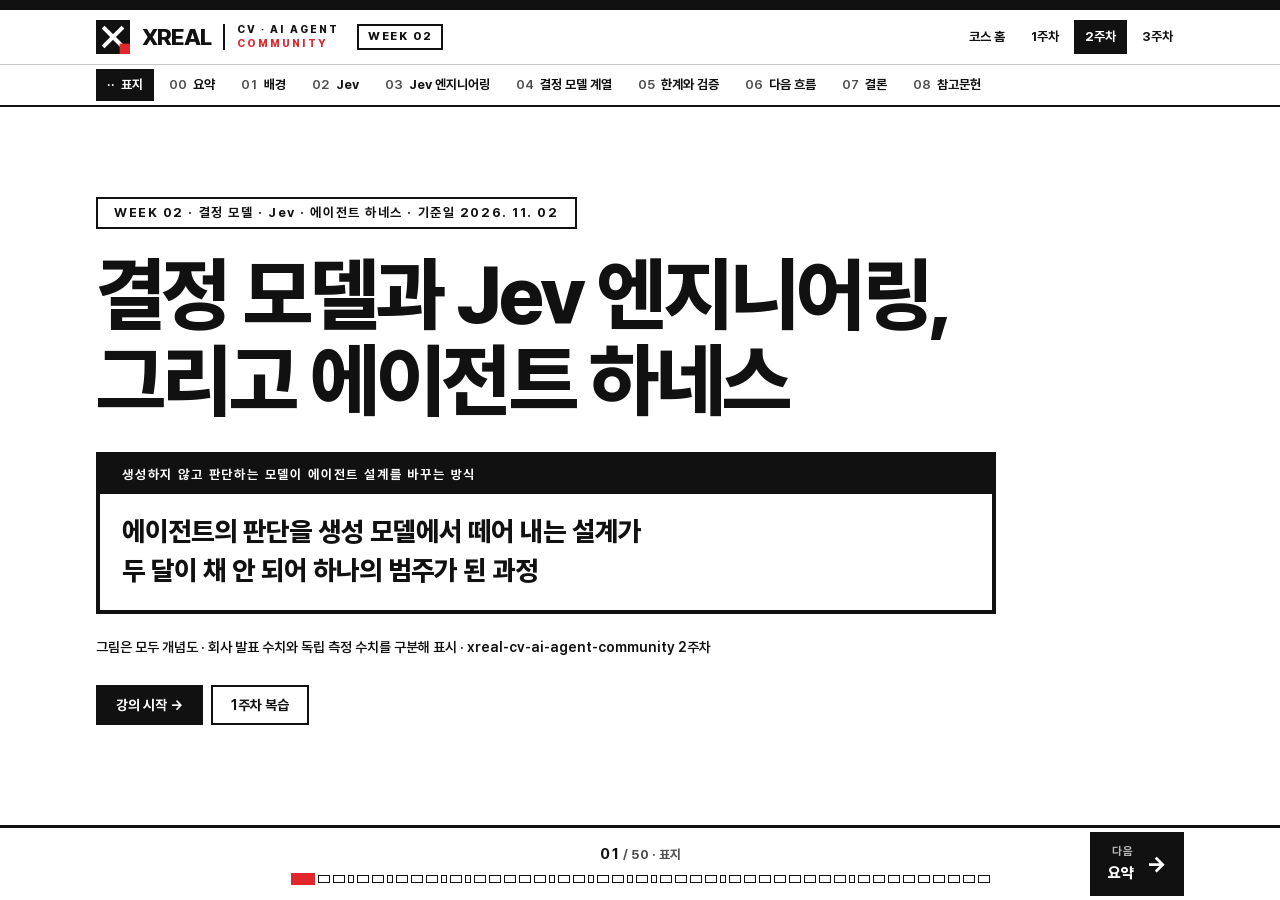
<file: week2/index.html>
<!doctype html>
<html lang="ko">
<head>
<meta charset="utf-8">
<meta name="viewport" content="width=device-width,initial-scale=1,viewport-fit=cover">
<meta property="og:type" content="website">
<meta property="og:site_name" content="XREAL CV · AI Agent Community">
<meta property="og:title" content="2주차 · 결정 모델과 Jev 엔지니어링, 그리고 에이전트 하네스">
<meta property="og:description" content="XREAL CV · AI Agent Community 2주차. 생성하지 않고 판단하는 모델이 에이전트 설계를 바꾸는 방식. 인터랙티브 슬라이드와 10개 애니메이션.">
<meta property="og:url" content="https://qnftk020.github.io/xreal-cv-ai-agent-community/week2/">
<meta property="og:image" content="https://qnftk020.github.io/xreal-cv-ai-agent-community/assets/og.png">
<meta property="og:image:width" content="1200">
<meta property="og:image:height" content="630">
<meta property="og:image:alt" content="손을 흔드는 AI 로봇과 'LLM에서 AI 에이전트까지, 3주 강의'">
<meta name="twitter:card" content="summary_large_image">
<link rel="icon" href="../assets/favicon.svg" type="image/svg+xml">
<title>2주차 · 결정 모델과 Jev 엔지니어링, 그리고 에이전트 하네스 — XREAL CV · AI Agent Community</title>
<meta name="description" content="xreal-cv-ai-agent-community 2주차 강의. 결정 모델, Jev 엔지니어링, 에이전트 하네스.">
<link rel="stylesheet" href="../assets/style.css">
<link rel="stylesheet" href="../assets/deck.css">
<link rel="stylesheet" href="../assets/scenes.css">
<style>
/* 2주차 전용 */
.box3{display:grid;grid-template-columns:repeat(auto-fit,minmax(min(100%,250px),1fr));gap:16px;margin-top:22px}
.box3 .panel h3{font-size:17px}
.panel ul.sq li{margin:5px 0;font-size:15px}
.mini{border:2px solid var(--ink);padding:14px 18px;margin-top:18px;font-size:14.5px;background:var(--soft)}
.flow5{display:flex;align-items:stretch;flex-wrap:wrap;row-gap:10px;margin-top:24px}
.flow5 .st{flex:1 1 120px;border:2.5px solid var(--ink);padding:12px;text-align:center;background:var(--bg)}
.flow5 .st b{display:block;font-size:15.5px;font-weight:800}
.flow5 .st span{display:block;font-size:12.5px;color:var(--sub);margin-top:2px}
.flow5 .st.solid{background:var(--ink);color:#fff}.flow5 .st.solid span{color:#ccc}
.flow5 .st.red{border-color:var(--accent);background:var(--accent-soft)}
.flow5 .ar{flex:0 0 24px;display:grid;place-items:center;font-weight:800;color:var(--sub)}
.flow5 + .loopback{font-size:12.5px;color:var(--sub);text-align:center;border:1.5px dashed var(--sub);border-top:0;margin:0 60px;padding:4px 0 2px}
@container (max-width:760px){.flow5{flex-direction:column}.flow5 .ar{transform:rotate(90deg);height:20px}.flow5 + .loopback{display:none}}
.code{font-family:var(--mono);font-size:13.5px;line-height:1.6;background:var(--soft);border-left:4px solid var(--ink);padding:14px 18px;margin:0;white-space:pre;overflow-x:auto}
.code-cap{font-size:12.5px;color:var(--sub);margin-top:6px}
.split{display:grid;grid-template-columns:minmax(0,1.1fr) minmax(0,1fr);gap:20px;margin-top:22px;align-items:start}
@container (max-width:860px){.split{grid-template-columns:1fr}}
.ex{border:3px solid var(--ink)}
.ex h4{margin:0;background:var(--ink);color:#fff;font-size:14px;padding:8px 14px;font-weight:800}
.ex .row{display:grid;grid-template-columns:1fr auto auto;gap:12px;padding:10px 14px;border-top:1.5px solid var(--rule);font-size:14.5px;align-items:center}
.ex .row:first-of-type{border-top:0}
.ex .row code{font-family:var(--mono);font-weight:700}
.ex .row b{font-variant-numeric:tabular-nums}
.ex .row i{font-style:normal;font-weight:800;font-size:12.5px;border:2px solid var(--ink);padding:1px 8px}
.ex .row i.deny{background:var(--accent);border-color:var(--accent);color:#fff}
.ex .row i.ask{background:var(--accent-soft);border-color:var(--accent);color:var(--accent)}
.steps{display:grid;grid-template-columns:repeat(auto-fit,minmax(min(100%,170px),1fr));gap:10px;margin-top:22px;counter-reset:st}
.steps div{border:2.5px solid var(--ink);padding:14px 14px 16px;position:relative}
.steps div::before{counter-increment:st;content:counter(st,decimal-leading-zero);display:block;font-size:26px;font-weight:800;color:var(--accent);line-height:1;margin-bottom:8px}
.steps b{display:block;font-size:16px;font-weight:800;margin-bottom:4px}
.steps span{font-size:13.5px;color:var(--sub)}
.srcs{font-size:12.5px;color:var(--sub);margin-top:14px}
.srcs a{color:var(--ink)}
.who{display:inline-block;font-size:11px;font-weight:800;letter-spacing:.06em;border:1.5px solid currentColor;padding:0 6px;margin-left:6px;vertical-align:2px}
.who.co{color:var(--sub)}.who.ind{color:var(--accent)}
.stat .big.sm{font-size:clamp(34px,4.4cqw,52px)}
.tbl.sm{font-size:13.5px}.tbl.sm td,.tbl.sm th{padding:9px 12px}
/* 데모 */
.lp{display:grid;grid-template-columns:minmax(0,1fr) minmax(0,1fr);gap:20px}
.lp .ctl{display:grid;gap:14px}
.lp label{display:block;font-weight:700;font-size:14px}
.lp label b{float:right;font-variant-numeric:tabular-nums}
.lp input[type=range]{width:100%;accent-color:var(--accent)}
.lp .res{display:grid;gap:14px}
.mbar{display:grid;grid-template-columns:120px 1fr 110px;gap:10px;align-items:center;font-size:14px;font-weight:700}
.mbar .t{height:24px;border-left:2px solid var(--ink);position:relative}
.mbar .t i{position:absolute;left:0;top:0;bottom:0;width:0;background:var(--ink);transition:width .4s}
.mbar.r .t i{background:var(--accent)}
.mbar span{font-variant-numeric:tabular-nums;text-align:right}
.lp .big{font-size:40px;font-weight:800;letter-spacing:-.03em;color:var(--accent);line-height:1}
@container (max-width:760px){.lp{grid-template-columns:1fr}.mbar{grid-template-columns:90px 1fr 90px}}
.qcols{display:grid;grid-template-columns:repeat(3,minmax(0,1fr));gap:14px;margin-top:16px}
.qcol{border:2.5px solid var(--ink)}
.qcol h5{margin:0;background:var(--ink);color:#fff;padding:8px 12px;font-size:15px;font-weight:800}
.qcol h5 small{font-weight:600;color:#ccc;margin-left:6px;font-size:12px}
.qcol .b{padding:12px}
.qrow{display:grid;grid-template-columns:70px 1fr 40px;gap:8px;align-items:center;font-size:13px;font-weight:700;margin:5px 0}
.qrow .t{height:16px;background:var(--soft)}.qrow .t i{display:block;height:100%;width:0;background:var(--ink);transition:width .4s}
.qrow.top .t i{background:var(--accent)}
.qrow span{text-align:right;font-variant-numeric:tabular-nums}
.qcol .out{margin-top:10px;font-weight:800;color:var(--accent);font-size:14.5px}
.gauge{height:22px;background:var(--soft);position:relative;margin-top:10px}.gauge i{position:absolute;left:0;top:0;bottom:0;width:0;background:var(--accent);transition:width .4s}
.qbig{font-size:38px;font-weight:800;color:var(--accent);margin-top:8px;font-variant-numeric:tabular-nums}
@container (max-width:760px){.qcols{grid-template-columns:1fr}}
.gd{display:grid;grid-template-columns:minmax(0,1fr) minmax(0,1.2fr);gap:20px}
.gd .row{display:grid;grid-template-columns:1fr 54px 64px 70px;gap:8px;align-items:center;border-top:1.5px solid var(--rule);padding:7px 0;font-size:13.5px}
.gd .row:first-child{border-top:0}
.gd .row code{font-family:var(--mono);font-weight:700;font-size:12.5px}
.gd .row .p{font-variant-numeric:tabular-nums;font-weight:800;text-align:right}
.gd .row .lab{font-size:12px;color:var(--sub);text-align:center}
.gd .row .o{text-align:center;font-weight:800;font-size:12.5px;border:2px solid var(--ink);padding:1px 0}
.gd .row .o.DENY{background:var(--accent);border-color:var(--accent);color:#fff}
.gd .row .o.ASK{background:var(--accent-soft);border-color:var(--accent);color:var(--accent)}
.gd .row.miss{background:var(--accent-soft)}
.gd .sum{display:grid;grid-template-columns:1fr 1fr 1fr;gap:10px;margin-top:12px}
.gd .sum div{border:2px solid var(--ink);padding:8px 10px;font-size:12.5px;font-weight:700}
.gd .sum b{display:block;font-size:26px;font-weight:800}
.gd .sum .bad b{color:var(--accent)}
@container (max-width:860px){.gd{grid-template-columns:1fr}}
.tl11{grid-template-columns:repeat(11,minmax(0,1fr))!important}
.tl11 button{font-size:13px!important}
.tl11 button.rep{background:var(--bg)!important;color:var(--ink)!important;border:2px dashed var(--ink)!important}
.tl11 button.rep[aria-selected="true"]{border-color:var(--accent)!important;color:var(--accent)!important}
@container (max-width:760px){.tl11{grid-template-columns:repeat(4,minmax(0,1fr))!important}}
.cal{display:grid;gap:18px;margin-top:6px}
.cal .g h5{margin:0 0 8px;font-size:15px;font-weight:800}
.cal .mbar{grid-template-columns:110px 1fr 70px}
.refs{columns:2;column-gap:32px;font-size:13px;line-height:1.55}
.refs h4{font-size:13.5px;font-weight:800;margin:0 0 6px;break-after:avoid}
.refs ul{list-style:none;margin:0 0 14px;padding:0}
.refs li{margin:0 0 5px;break-inside:avoid}
.refs a{color:var(--ink)}
.refs .k{font-size:11px;font-weight:800;color:var(--sub)}
@container (max-width:760px){.refs{columns:1}}
.preview{border:3px dashed var(--ink);padding:16px 20px;margin-top:20px;display:grid;grid-template-columns:120px 1fr;gap:14px}
.preview b{font-size:18px}
.preview p{margin:0}
</style>
</head>
<body>
<svg width="0" height="0" style="position:absolute" aria-hidden="true" focusable="false">
  <defs>
    <marker id="ah" viewBox="0 0 10 10" refX="9" refY="5" markerWidth="9" markerHeight="9" markerUnits="userSpaceOnUse" orient="auto-start-reverse"><path d="M0,0 L10,5 L0,10 z" class="mk"/></marker>
    <marker id="aha" viewBox="0 0 10 10" refX="9" refY="5" markerWidth="9" markerHeight="9" markerUnits="userSpaceOnUse" orient="auto-start-reverse"><path d="M0,0 L10,5 L0,10 z" class="mka"/></marker>
  </defs>
</svg>
<header class="topbar">
  <div class="wrap">
    <a class="brand" href="../" aria-label="XREAL CV · AI Agent Community 홈"><svg class="mark" viewBox="0 0 36 36" aria-hidden="true"><rect width="36" height="36" fill="#111"/><path d="M9 9 L27 27 M27 9 L9 27" stroke="#fff" stroke-width="4.2" stroke-linecap="square"/><rect x="25" y="25" width="11" height="11" fill="#e1262c"/></svg><span class="word">XREAL</span><span class="div" aria-hidden="true"></span><span class="sub"><b>CV · AI AGENT</b><b>COMMUNITY</b></span></a><span class="wkchip">WEEK 02</span>
    <nav class="topnav" aria-label="주차">
      <a href="../">코스 홈</a>
      <a href="../week1/">1주차</a>
      <a href="./" aria-current="page">2주차</a>
      <a href="../week3/">3주차</a>
    </nav>
  </div>
  <nav class="secnav" aria-label="장 이동">
    <div class="wrap" id="secnav">
      <a href="#cover"><b>··</b>표지</a>
      <a href="#summary"><b>00</b>요약</a>
      <a href="#bg"><b>01</b>배경</a>
      <a href="#jev"><b>02</b>Jev</a>
      <a href="#eng"><b>03</b>Jev 엔지니어링</a>
      <a href="#family"><b>04</b>결정 모델 계열</a>
      <a href="#limits"><b>05</b>한계와 검증</a>
      <a href="#next"><b>06</b>다음 흐름</a>
      <a href="#conclusion"><b>07</b>결론</a>
      <a href="#refs"><b>08</b>참고문헌</a>
    </div>
  </nav>
  <div class="readbar"></div>
</header>

<main class="wrap">
  <!-- 장표 1 · 표지 -->
  <section class="hero" id="cover" data-name="표지">
    <div class="rv"><span class="tag line">WEEK 02 · 결정 모델 · Jev · 에이전트 하네스 · 기준일 2026. 11. 02</span></div>
    <h1 class="rv">결정 모델과 Jev 엔지니어링,<br>그리고 에이전트 하네스</h1>
    <div class="slab rv">
      <b>생성하지 않고 판단하는 모델이 에이전트 설계를 바꾸는 방식</b>
      <p>에이전트의 판단을 생성 모델에서 떼어 내는 설계가<br>두 달이 채 안 되어 하나의 범주가 된 과정</p>
    </div>
    <p class="note rv">그림은 모두 개념도 · 회사 발표 수치와 독립 측정 수치를 구분해 표시 · xreal-cv-ai-agent-community 2주차</p>
    <div class="btns rv">
      <a class="btn primary" href="#summary">강의 시작 →</a>
      <a class="btn" href="../week1/">1주차 복습</a>
    </div>
  </section>

  <!-- 장표 2 · 요약 -->
  <section class="sec" id="summary" data-name="요약">
    <div class="sec-head rv">
      <div class="eyebrow"><span class="tag">요약</span><span>이 강의의 줄기</span></div>
      <h2>에이전트의 병목이 생성에서 판단으로 옮겨가자 판단만 하는 모델이 나왔다</h2>
    </div>
    <div class="panel thick rv" style="margin-top:22px">
      <p style="margin:0;font-size:16.5px">에이전트는 매 단계 무엇을 할지 판단하고, 도구를 실행하고, 결과를 평가한다. 지금까지는 이 판단마다 글을 생성하는 LLM을 불렀다. Jev는 상태와 선택지를 받아 확률이 붙은 답만 돌려주는 모델이고, 그 뒤 OpenAI, Microsoft, Cloudflare, Perplexity, Liquid AI가 같은 형식의 모델을 내놓으면서 결정 모델이라는 범주가 생겼다. 설계 원칙은 한 줄로 요약된다. <b>LLM이 쓰고, 결정 모델이 판단하고, 코드가 행동한다.</b></p>
    </div>
    <div class="grid g3">
      <div class="stat rv"><div class="big">$<span data-count="0.042" data-dec="3">0.042</span></div><h4>Jev의 입력 100만 토큰당 가격</h4><p>출력 토큰은 현재 무료 <span class="who co">TypeSafe 문서</span></p></div>
      <div class="stat rv"><div class="big"><span data-count="35.3" data-dec="1" data-suf="%">35.3%</span></div><h4>게이트웨이 연결 14일 만의 채택</h4><p>Vercel AI 게이트웨이 유료 팀 중 Jev 사용 비율 <span class="who co">Vercel · 10. 15</span></p></div>
      <div class="stat rv"><div class="big sm"><span data-count="99.4" data-dec="1">99.4</span> / <span data-count="90.2" data-dec="1" style="color:var(--accent)">90.2</span></div><h4>말한 확신도와 실제 정확도 (%)</h4><p>최상위 확신 구간 <span class="who ind">Anthus 독립 시험 · 09. 19</span></p></div>
    </div>
    <div class="redline rv"><b>1주차와 연결</b><p>1주차는 억제가 모델의 거부를 넘어 권한·격리·정보 흐름 같은 시스템 설계로 내려가야 한다는 결론으로 끝났다. 결정 모델은 그 시스템 안에서 판단을 맡는 새 부품이다.</p></div>
  </section>

  <!-- 01 배경 -->
  <section class="sec" id="bg" data-name="배경">
    <div class="sec-head rv">
      <div class="eyebrow"><span class="tag">01 배경</span><span>그림 1 · 에이전트 루프의 비용</span></div>
      <h2>에이전트는 판단할 때마다 큰 모델을 불러 느리고 비싸다</h2>
    </div>
    <div class="flow5 rv">
      <div class="st"><b>상태 관찰</b><span>대화·로그·화면</span></div><div class="ar">→</div>
      <div class="st red"><b>LLM 판단</b><span>다음 행동 선택</span></div><div class="ar">→</div>
      <div class="st solid"><b>도구 실행</b><span>명령·검색·API</span></div><div class="ar">→</div>
      <div class="st red"><b>LLM 평가</b><span>결과가 맞는지</span></div><div class="ar">→</div>
      <div class="st"><b>다음 상태</b><span>루프 반복</span></div>
    </div>
    <div class="loopback rv">↺ 다시 처음으로</div>
    <div class="grid g2" style="margin-top:20px">
      <div class="panel rv"><h3>루프 안의 판단은 대부분 닫힌 선택이다</h3><ul class="sq"><li>이 요청을 어느 모델로 보낼까 (라우팅)</li><li>이 명령은 위험한가 (가드)</li><li>이 로그는 어떤 종류인가 (분류)</li><li>작업이 끝났는가 (완료 판정)</li></ul></div>
      <div class="panel rv"><h3>그런데도 매번 생성 모델을 부른다</h3><ul class="sq"><li>판단 한 번이 모델 호출 한 번이다</li><li>LangChain은 이 구조가 루프를 느리고 비싸게 만든다고 지적했다</li><li>판단의 형식은 선택인데 수단은 글쓰기다</li></ul></div>
    </div>
    <div class="redline rv"><b>문제</b><p>선택지 중 하나를 고르는 판단에도 글을 생성하는 모델을 쓰면, 에이전트 루프의 시간과 비용이 판단 횟수만큼 쌓인다.</p></div>

    <div class="brk"></div>
    <div class="demo rv">
      <div class="demo-h"><span class="tag">실습</span><strong>판단 단계를 결정 모델로 바꾸면 무엇이 줄어드는가</strong><span class="hint">슬라이더로 조건을 바꿔 보기</span></div>
      <div class="demo-b">
        <div class="lp">
          <div class="ctl">
            <label>루프 단계 수 <b id="lpN">100</b><input type="range" id="lpRange" min="10" max="500" step="10" value="100"></label>
            <label>위로 넘기는 비율 (확신도가 낮은 판단) <b id="lpE">10%</b><input type="range" id="lpEsc" min="0" max="50" step="1" value="10"></label>
            <label>LLM 판단 1회 지연 (가정) <b id="lpL">3.0초</b><input type="range" id="lpLat" min="1" max="10" step="0.5" value="3"></label>
            <label>LLM 판단 1회 비용 (가정) <b id="lpC">$0.010</b><input type="range" id="lpCost" min="0.002" max="0.05" step="0.002" value="0.01"></label>
          </div>
          <div class="res">
            <div><div class="kicker">판단 시간 합계</div>
              <div class="mbar"><span style="text-align:left">모두 LLM</span><div class="t"><i id="lpT1"></i></div><span id="lpT1v"></span></div>
              <div class="mbar r"><span style="text-align:left">결정 모델 + 예외</span><div class="t"><i id="lpT2"></i></div><span id="lpT2v"></span></div></div>
            <div><div class="kicker">판단 비용 합계</div>
              <div class="mbar"><span style="text-align:left">모두 LLM</span><div class="t"><i id="lpC1"></i></div><span id="lpC1v"></span></div>
              <div class="mbar r"><span style="text-align:left">결정 모델 + 예외</span><div class="t"><i id="lpC2"></i></div><span id="lpC2v"></span></div></div>
            <div><div class="kicker">LLM 호출 수</div><div class="big" id="lpCalls"></div></div>
          </div>
        </div>
      </div>
      <div class="demo-f">결정 모델 1회는 글쓴이 측정값(약 500 입력 토큰, 약 $0.00002, 280~610ms → 0.45초)을 썼다. LLM 지연·비용과 이관 비율은 가정값이니 직접 바꿔 본다. 이관 비율 10%는 '약 90% 단계에는 큰 모델이 필요 없었다'는 글쓴이의 추정을 따랐다.</div>
    </div>

    <div class="brk"></div>
    <div class="sec-head rv">
      <div class="eyebrow"><span class="tag">01 배경</span><span>System 1과 System 2</span></div>
      <h2>TypeSafe는 빠른 판단을 System 1로, 숙고와 생성을 System 2로 나눴다</h2>
    </div>
    <div class="grid g2" style="margin-top:22px">
      <div class="panel thick rv"><h3>System 1 · 빠르고 직관적인 판단</h3><ul class="sq"><li>한눈에 스팸을 알아보는 종류의 판단</li><li>정해진 선택지 중 하나를 고르고 확률을 붙인다</li><li>TypeSafe가 Jev를 'System One 모델'로 부른 이유</li></ul></div>
      <div class="panel rv"><h3>System 2 · 느리고 숙고하는 처리</h3><ul class="sq"><li>긴 추론, 계획, 코드와 글의 생성</li><li>선택지가 정해지지 않은 열린 문제</li><li>예외가 생겼을 때만 부르는 상위 단계</li></ul></div>
    </div>
    <div class="mini rv">이름은 카너먼의 『Thinking, Fast and Slow』(2011)에서 빌렸다. 범주가 퍼지면서 업계 용어는 'System One 모델'보다 <b>결정 모델(decision model)</b>로 굳었다 (Waehner, 2026. 10. 20).</div>
    <div class="redline rv"><b>주의</b><p>System 1·2는 카너먼의 비유를 빌린 이름이다. 모델이 사람의 인지 구조를 따른다는 뜻은 아니다.</p></div>

    <div class="brk"></div>
    <div class="sec-head rv">
      <div class="eyebrow"><span class="tag">01 배경</span><span>이 강의에서 쓰는 용어</span></div>
      <h2>결정 모델을 설명하는 여덟 가지 용어</h2>
    </div>
    <div class="tscroll rv"><table class="tbl sm">
      <thead><tr><th style="width:150px">용어</th><th>이 강의에서의 뜻</th></tr></thead>
      <tbody>
        <tr><td>결정 모델</td><td>상태와 타입이 정해진 질문을 받아, 글 대신 확률이 붙은 답을 돌려주는 모델. Jev가 첫 공개 사례다</td></tr>
        <tr><td>상태 (state)</td><td>판단의 근거가 되는 입력. 텍스트나 JSON이며 Jev는 질문 하나와 합쳐 32k, 요청 전체 64k 토큰까지 받는다</td></tr>
        <tr><td>질문 타입</td><td>Choice(선택), Score(순서 척도), Noul(참일 확률). 1.14에서 이미지용 Box(경계 상자)가 더해졌다</td></tr>
        <tr><td>확신도</td><td>모델이 자기 답에 붙이는 확신의 크기. 코드가 자동 실행 여부를 가르는 기준이 된다</td></tr>
        <tr><td>보정 (calibration)</td><td>말한 확신도와 실제로 맞는 비율이 일치하는 정도. 90%라고 말한 답이 실제로 90% 맞으면 잘 보정된 것이다</td></tr>
        <tr><td>루브릭</td><td>선택지마다 무엇에 해당하고 무엇에 해당하지 않는지를 적은 정의 묶음. 프롬프트 대신 쓰는 판단 기준</td></tr>
        <tr><td>하네스</td><td>모델을 둘러싼 실행 환경. 권한, 재시도, 검증, 사람 승인, 기억 저장 규칙 같은 통제 장치 전체</td></tr>
        <tr><td>Jev 엔지니어링</td><td>LLM은 쓰고, 결정 모델은 판단하고, 코드는 행동하도록 역할을 나누는 설계 방식</td></tr>
      </tbody>
    </table></div>
    <div class="redline rv"><b>핵심 구분</b><p>확신도는 모델이 말하는 값이고, 보정은 그 값을 믿어도 되는지에 대한 측정이다. 이 둘을 섞으면 뒤의 '한계와 검증'에서 다룰 문제를 놓친다.</p></div>

    <div class="brk"></div>
    <div class="sec-head rv">
      <div class="eyebrow"><span class="tag">01 배경</span><span>이전에 있던 판단 도구들</span></div>
      <h2>판단만 하는 도구는 전에도 있었고, 결정 모델은 그 사이에 자리 잡았다</h2>
    </div>
    <div class="tscroll rv"><table class="tbl">
      <thead><tr><th>방식</th><th>예</th><th>강점</th><th>한계</th></tr></thead>
      <tbody>
        <tr><td>과제별 분류기</td><td>fastText, SetFit</td><td>빠르고 싸다</td><td>과제마다 라벨을 모아 학습해야 한다</td></tr>
        <tr><td>임베딩 라우터</td><td>semantic-router, RouteLLM</td><td>학습이 적고 빠르다</td><td>정해진 경로 선택에 한정된다</td></tr>
        <tr><td>LLM 판정</td><td>LLM-as-a-Judge, 구조화 출력</td><td>학습 없이 자연어 기준을 쓴다</td><td>판단마다 생성 호출이라 느리고 비싸다</td></tr>
        <tr style="background:var(--accent-soft)"><td>결정 모델</td><td>Jev와 후속 모델들</td><td>학습 없이 질문과 선택지만 정의하고 확률을 받는다</td><td>생성하지 못하고, 확률의 보정은 따로 검증해야 한다</td></tr>
      </tbody>
    </table></div>
    <div class="redline rv"><b>위치</b><p>Waehner는 결정 모델을 과제마다 학습하는 고전 ML과 생성형 LLM 사이에 두고, 둘을 대체하기보다 보완한다고 정리했다.</p></div>
  </section>

  <!-- 02 Jev -->
  <section class="sec" id="jev" data-name="Jev">
    <div class="sec-head rv">
      <div class="eyebrow"><span class="tag">02 Jev</span><span>그림 2 · Jev의 입력과 출력</span></div>
      <h2>Jev는 상태와 질문을 받아 확률이 붙은 답을 한 번에 돌려준다</h2>
    </div>
    <div class="flow5 rv">
      <div class="st"><b>상태 (state)</b><span>텍스트·JSON</span></div><div class="ar">→</div>
      <div class="st"><b>질문 목록</b><span>Choice · Score · Noul</span></div><div class="ar">→</div>
      <div class="st solid"><b>Jev</b><span>한 번의 처리 · 병렬 평가</span></div><div class="ar">→</div>
      <div class="st red"><b>타입이 정해진 답</b><span>선택 + 확률 + 확신도</span></div><div class="ar">→</div>
      <div class="st"><b>코드</b><span>임계값 확인 후 행동</span></div>
    </div>
    <div class="grid g2" style="margin-top:20px">
      <div class="panel rv"><h3>하는 일</h3><ul class="sq"><li>모든 질문을 한 번에 병렬로 평가한다</li><li>답을 토큰 단위로 하나씩 이어 쓰지 않는다</li><li>답은 항상 주어진 선택지 안에서 나온다</li></ul></div>
      <div class="panel rv"><h3>하지 않는 일</h3><ul class="sq"><li>글이나 코드를 쓰지 않는다. 회사는 문자열 생성을 포기했다고 밝혔다</li><li>판단 이유를 문장으로 돌려주지 않는다</li><li>목록에 없는 선택지는 고르지 않는다</li></ul></div>
    </div>
    <div class="redline rv"><b>핵심</b><p>출력이 확률 값이므로 코드는 파싱 없이 바로 분기 조건으로 쓸 수 있다.</p></div>

    <div class="brk"></div>
    <div class="sec-head rv">
      <div class="eyebrow"><span class="tag">02 Jev</span><span>질문의 세 가지 타입</span></div>
      <h2>질문은 Choice, Score, Noul 세 가지 타입으로 정의한다</h2>
    </div>
    <div class="split">
      <div class="tscroll rv"><table class="tbl sm" style="margin-top:0">
        <thead><tr><th>타입</th><th>묻는 것</th><th>돌려주는 것</th><th>쓰임 예</th></tr></thead>
        <tbody>
          <tr><td>Choice</td><td>이 선택지들 중 무엇인가 (1~255개)</td><td>선택, 모든 선택지의 확률, 확신도</td><td>요청 종류 분류, 모델 등급 고르기</td></tr>
          <tr><td>Score</td><td>1~10단계 척도에서 어디인가</td><td>확률 가중 기댓값, 단계별 확률, 확신도</td><td>로그 심각도, 위험도 등급</td></tr>
          <tr><td>Noul</td><td>이 문장이 참인가</td><td>참일 확률 하나. 확신도 필드 없음</td><td>이 명령은 파괴적인가</td></tr>
        </tbody>
      </table></div>
      <div class="rv"><pre class="code">state: "사용자가 실행하려는 명령: rm -rf ./dist"
questions:
  - noul:   "이 명령은 되돌릴 수 없는 삭제를 일으킨다"
  - choice: "명령의 종류" [삭제, 읽기, 설치, 네트워크, unknown]
  - score:  "위험도" [낮음, 중간, 높음]</pre>
      <p class="code-cap">질문 구성 예시 (구조 설명용 의사 형식). 실제 요청 형식은 TypeSafe API 문서를 따른다. 1.14에는 이미지 속 경계 상자를 묻는 Box 타입이 더해졌다.</p></div>
    </div>
    <div class="redline rv"><b>설계 요령</b><p>하나의 판단을 여러 타입의 질문으로 쪼개 함께 보내면, 한 번의 호출로 여러 신호를 얻는다.</p></div>

    <div class="brk"></div>
    <div class="demo rv">
      <div class="demo-h"><span class="tag">실습</span><strong>같은 명령, 세 가지 질문 타입</strong><span class="hint">명령을 골라 보기</span></div>
      <div class="demo-b">
        <div class="chips" id="tyCmds"></div>
        <div class="qcols">
          <div class="qcol"><h5>Choice<small>명령의 종류</small></h5><div class="b" id="tyChoice"></div></div>
          <div class="qcol"><h5>Score<small>위험도 1~3</small></h5><div class="b" id="tyScore"></div></div>
          <div class="qcol"><h5>Noul<small>되돌릴 수 없는 삭제인가</small></h5><div class="b"><div class="gauge"><i id="tyG"></i></div><div class="qbig" id="tyP">0.00</div><div class="code-cap">참일 확률 하나 · 확신도 필드 없음</div></div></div>
        </div>
      </div>
      <div class="demo-f">DROP TABLE의 0.95와 rm -rf ./dist의 0.63은 AI Builder Club 글쓴이의 시연값이고, 나머지 확률은 모두 구조를 보여 주기 위한 예시 값이다.</div>
    </div>

    <div class="brk"></div>
    <div class="sec-head rv">
      <div class="eyebrow"><span class="tag">02 Jev</span><span>공개 사양</span></div>
      <h2>Jev의 공개 사양은 가격이 낮은 대신 컨텍스트와 언어에 제약이 있다</h2>
    </div>
    <div class="tscroll rv"><table class="tbl sm">
      <thead><tr><th style="width:110px">항목</th><th>값</th><th style="width:160px">출처</th></tr></thead>
      <tbody>
        <tr><td>모델 ID</td><td>jev-1.13.0, jev-1.14.0. 별칭 jev-latest는 10월 하순부터 1.14.0을 가리킨다</td><td>TypeSafe 문서, 1.14 글</td></tr>
        <tr><td>엔드포인트</td><td><code>POST https://api.typesafe.ai/v1/systemone</code></td><td>TypeSafe 문서</td></tr>
        <tr><td>컨텍스트</td><td>요청당 64k 토큰(상태와 모든 질문), 질문당 32k(상태와 질문 하나)</td><td>TypeSafe 문서</td></tr>
        <tr><td>가격</td><td>입력 100만 토큰당 $0.042 (10억 토큰당 $42). 출력은 현재 무료</td><td>TypeSafe 문서</td></tr>
        <tr><td>선택지 수</td><td>Choice 질문 하나에 1~255개. 넘으면 2단계 처리로 바뀐다</td><td>TypeSafe 문서, 출시 글</td></tr>
        <tr><td>처리 한도</td><td>조직마다 콘솔에서 정해지고 넘으면 429 오류. 문서에 공개 수치는 없다</td><td>TypeSafe 문서</td></tr>
        <tr><td>학습</td><td>RLCD (Reinforcement Learning for Calibrated Decisions)</td><td>출시 글</td></tr>
        <tr><td>언어</td><td>영어가 가장 정확하다. 한중일 언어를 포함한 다른 언어는 처리하지만 같은 수준은 아니다</td><td>TypeSafe 문서</td></tr>
        <tr><td>실험 기능</td><td>이미지 입력(1.13부터)과 262k 긴 컨텍스트는 헤더로 켜는 '위험 구역' 기능이다</td><td>TypeSafe 문서, 1.14 글</td></tr>
      </tbody>
    </table></div>
    <div class="redline rv"><b>주의</b><p>해설 글에 도는 처리 한도 수치는 공식 문서에 없다. 실제 한도는 각자 조직 콘솔에서 확인하고, 실습에서는 버전을 jev-1.13.0처럼 고정한다.</p></div>

    <div class="brk"></div>
    <div class="sec-head rv">
      <div class="eyebrow"><span class="tag">02 Jev</span><span>속도와 비용 주장</span></div>
      <h2>속도와 비용 수치는 대부분 회사 자체 측정이다</h2>
    </div>
    <div class="grid g3">
      <div class="stat rv"><div class="big sm">40~200×</div><h4>호출당 속도 차이 <span class="who co">회사 주장</span></h4><p>출시 글. LangChain 글은 '최대 200배 빠르고 400배 싸다'고 회사 발표를 옮겼다</p></div>
      <div class="stat rv"><div class="big sm">70~500ms</div><h4>종단 간 응답 시간 <span class="who co">회사 주장</span></h4><p>출시 글 (TypeSafe, 2026. 09. 15)</p></div>
      <div class="stat rv"><div class="big sm" style="color:var(--accent)">302ms</div><h4>스크립트 호출 중앙값 <span class="who ind">글쓴이 측정</span></h4><p>최장 525ms. 훅 전체로는 749~1,563ms, 4,375ms 타임아웃 1회 (AI Builder Club)</p></div>
    </div>
    <div class="mini rv">같은 회사 안에서도 기준에 따라 숫자가 다르다. 출시 글은 호출 하나 기준 40~200배를, 홈페이지는 워크플로 기준 193.6배 빠르고 444.6배 싸다는 수치를 쓴다.</div>
    <div class="redline rv"><b>읽는 법</b><p>'최대' 수치는 회사가 고른 조건의 상한이다. 실제 훅 안에서 잰 값은 네트워크와 처리 시간이 더해져 1초를 넘기도 했다.</p></div>

    <div class="brk"></div>
    <div class="sec-head rv">
      <div class="eyebrow"><span class="tag">02 Jev</span><span>TypeSafe와 출시 직후</span></div>
      <h2>TypeSafe는 InstructGPT 저자가 세운 회사이고, Jev는 2주 만에 빠르게 퍼졌다</h2>
    </div>
    <div class="box3">
      <div class="panel rv"><h3>회사</h3><ul class="sq"><li>공동창업자 겸 CEO Diogo Almeida (DCVC 발표)</li><li>OpenAI에서 InstructGPT 논문(arXiv 2203.02155)의 주요 저자로 참여</li><li>OpenAI 재직 약 4년 반으로 알려짐 (2차 출처)</li></ul></div>
      <div class="panel thick rv"><h3>확산</h3><ul class="sq"><li>09. 17 Vercel 게이트웨이 연결 뒤 14일 만에 유료 팀의 35.3%가 사용</li><li>2위 Sonnet 5.5(18.1%)의 약 두 배 (Vercel)</li><li>Vercel이 위험 명령 분류기를 GPT-6 Luna에서 Jev로 교체 (TechCrunch 보도)</li></ul></div>
      <div class="panel rv"><h3>투자</h3><ul class="sq"><li>09. 15 시드 4천만 달러, DCVC 주도</li><li>10. 09 8억 7천만 달러, 기업가치 75억 달러</li><li>a16z 주도, Sequoia·DCVC 참여 (TypeSafe 발표)</li></ul></div>
    </div>
    <div class="redline rv"><b>주의</b><p>Vercel 수치는 그 게이트웨이를 거친 유료 팀만 반영한다. 시장 전체의 점유율로 읽지 않는다.</p></div>
  </section>

  <!-- 03 Jev 엔지니어링 -->
  <section class="sec" id="eng" data-name="Jev 엔지니어링">
    <div class="sec-head rv">
      <div class="eyebrow"><span class="tag">03 Jev 엔지니어링</span><span>그림 3 · 역할 분담</span></div>
      <h2>Jev 엔지니어링은 LLM이 쓰고, Jev가 판단하고, 코드가 행동하는 분업이다</h2>
    </div>
    <div class="tscroll rv"><table class="tbl">
      <thead><tr><th>역할</th><th>담당</th><th>실행 시점</th><th>출력</th></tr></thead>
      <tbody>
        <tr><td>쓰기 (writes)</td><td>LLM (Claude Code, Codex 등)</td><td>예외 경로에서만</td><td>계획, 코드, 글, 루브릭 수정안</td></tr>
        <tr style="background:var(--accent-soft)"><td>판단 (decides)</td><td>Jev</td><td>매 단계</td><td>목록에 있는 선택지의 확률</td></tr>
        <tr><td>행동 (acts)</td><td>결정적 코드</td><td>매 단계</td><td>임계값 확인, 행동, 새 상태</td></tr>
      </tbody>
    </table></div>
    <div class="mini rv">용어의 출처: 2026. 09. 18 X 사용자 0xCodila가 10단계 로드맵에서 "LLM writes, agents act, Jev chooses the next move"라고 썼고, 다음 날 0xRicker가 이를 상태·판단·행동·검증·다음 상태의 제어 시스템으로 해석했다. 9. 22 AI Builder Club 글이 "LLM writes, Jev decides, code acts"를 제목으로 정리했다. X 게시물 원문은 확인하지 못했고 이 글의 기록을 따른다.</div>
    <div class="redline rv"><b>추정</b><p>무인 루프의 약 90% 단계에는 큰 모델이 필요 없었다는 수치는 글쓴이 개인의 추정이며 측정값이 아니다.</p></div>

    <div class="brk"></div>
    <div class="sec-head rv">
      <div class="eyebrow"><span class="tag">03 Jev 엔지니어링</span><span>제어 시스템으로 보기</span></div>
      <h2>에이전트 루프를 상태, 판단, 행동, 검증, 다음 상태의 제어 시스템으로 본다</h2>
    </div>
    <div class="flow5 rv">
      <div class="st"><b>상태</b><span>입력·기록</span></div><div class="ar">→</div>
      <div class="st solid"><b>판단</b><span>결정 모델 · 확률</span></div><div class="ar">→</div>
      <div class="st"><b>행동</b><span>코드 · 임계값</span></div><div class="ar">→</div>
      <div class="st red"><b>검증</b><span>결정적 검사 + 판단</span></div><div class="ar">→</div>
      <div class="st"><b>다음 상태</b><span>확정된 결과만 기록</span></div>
    </div>
    <div class="loopback rv">↺ 다시 처음으로</div>
    <div class="grid g2" style="margin-top:20px">
      <div class="panel thick rv"><h3>확신도가 높을 때</h3><ul class="sq"><li>코드가 미리 정한 행동을 바로 실행한다</li><li>LLM을 부르지 않는다</li><li>비용과 지연이 결정 모델 호출 한 번에 머문다</li></ul></div>
      <div class="panel rv"><h3>확신도가 낮거나 unknown일 때</h3><ul class="sq"><li>상위 모델이나 사람에게 넘긴다</li><li>LLM이 원인을 보고 루브릭 수정안을 쓴다</li><li>수정안은 검증을 거쳐 다음 판단부터 쓰인다</li></ul></div>
    </div>
    <div class="redline rv"><b>효과</b><p>판단이 확률로 나오기 때문에 '언제 큰 모델을 부를지'가 코드 한 줄의 임계값 문제로 바뀐다.</p></div>

    <div class="brk"></div>
    <div class="sec-head rv">
      <div class="eyebrow"><span class="tag">03 Jev 엔지니어링</span><span>기법 1 · Guard Hook</span></div>
      <h2>가드 훅은 명령을 실행하기 전에 파괴적인지 묻고 확률 구간으로 막는다</h2>
    </div>
    <div class="split">
      <div class="ex rv"><h4>입력 명령과 판정 (글쓴이 시연)</h4>
        <div class="row"><code>DROP TABLE users;</code><b>파괴적 0.95</b><i class="deny">차단</i></div>
        <div class="row"><code>rm -rf ./dist</code><b>파괴적 0.63</b><i class="ask">사용자에게 묻기</i></div>
        <div class="row"><code>ls -la</code><b>낮음 (예시)</b><i>허용</i></div>
      </div>
      <div>
        <div class="panel rv"><h3>핵심 아이디어</h3><p style="margin:0">에이전트가 도구를 쓰기 직전(PreToolUse 훅)에 Noul 질문 '이 명령은 파괴적인가'와 Choice 질문 '명령의 종류'를 함께 보낸다. <b>0.7 이상이면 차단, 0.35 이상이면 사용자에게 묻는다.</b> Jev 호출이 실패하면 허용하지 않고 사용자에게 묻는다.</p></div>
        <p class="srcs rv">원본 출처: AI Builder Club, 2026. 09. 22 · LangChain AutoModeMiddleware도 같은 목적 (2026. 09. 17). 호출이 실패했을 때의 기본값은 '묻기'로 둔다. 임계값은 행동의 되돌리기 어려움에 맞춰 정한다.</p>
      </div>
    </div>
    <div class="redline rv"><b>주의</b><p>시연은 명령 여섯 개 규모라 평가가 아니다. 'ls -la'의 값은 설명을 위한 예시다. 분류기 하나에 맡기면 단일 실패 지점이 되므로 권한 설정은 그대로 둔다.</p></div>

    <div class="brk"></div>
    <div class="demo rv">
      <div class="demo-h"><span class="tag">실습</span><strong>임계값 두 개로 허용·묻기·차단 가르기</strong><span class="hint">임계값을 움직여 놓친 위험과 불필요한 묻기를 보기</span></div>
      <div class="demo-b">
        <div class="gd">
          <div class="lp" style="grid-template-columns:1fr">
            <div class="ctl">
              <label>차단 임계값 <b id="gdDv">0.70</b><input type="range" id="gdD" min="0.05" max="1" step="0.05" value="0.70"></label>
              <label>묻기 임계값 <b id="gdAv">0.35</b><input type="range" id="gdA" min="0" max="0.95" step="0.05" value="0.35"></label>
              <label class="toggle" style="margin:0"><input type="checkbox" id="gdFail"> Jev 호출 실패(시간 초과) 흉내 내기</label>
            </div>
            <div class="sum"><div class="bad">놓친 위험<b id="gdMiss">0</b></div><div>불필요한 묻기·차단<b id="gdOver">0</b></div><div>자동 처리<b id="gdAuto">0</b></div></div>
          </div>
          <div id="gdRows"></div>
        </div>
      </div>
      <div class="demo-f">'정답'은 사람이 붙인 라벨(위험 = 되돌릴 수 없는 변경)이다. DROP 0.95와 rm 0.63은 글쓴이 시연값, 나머지 명령과 확률은 예시다. 실습에서는 명령 30개를 모아 위험한 명령을 하나도 놓치지 않는 임계값부터 찾는다.</div>
    </div>

    <div class="brk"></div>
    <div class="sec-head rv">
      <div class="eyebrow"><span class="tag">03 Jev 엔지니어링</span><span>기법 2 · Model Router</span></div>
      <h2>모델 라우터는 요청마다 모델 등급을 고르고, 확신이 낮으면 한 단계 위로만 올린다</h2>
    </div>
    <div class="split">
      <div class="ex rv"><h4>라우팅 흐름</h4>
        <div class="row"><span>사용자 요청</span><b>Choice: fast / powerful</b><i>확신도 확인</i></div>
        <div class="row"><span>확신도 높음</span><b>고른 등급 그대로</b><i>실행</i></div>
        <div class="row"><span>확신도 낮음</span><b>한 단계 위 등급으로</b><i class="ask">실행 (아래로는 내리지 않음)</i></div>
      </div>
      <div>
        <div class="panel rv"><h3>핵심 아이디어</h3><p style="margin:0">요청을 받으면 Choice 질문으로 모델 등급을 고른다. 확신도가 낮으면 한 단계 위 모델로만 올리고, 아래로는 내리지 않는다. 비용을 아끼되 품질 손해는 피하는 <b>비대칭 규칙</b>이다.</p></div>
        <p class="srcs rv">원본 출처: AI Builder Club, 2026. 09. 22 · LangChain ModelRouterMiddleware (최신 사용자 메시지로 판단하고 실행이 끝날 때까지 유지). 글쓴이 측정: 전형적 호출 약 500 입력 토큰, 약 $0.00002, 280~610ms. 등급 정의는 루브릭으로 관리한다.</p>
      </div>
    </div>
    <div class="redline rv"><b>설계 원칙</b><p>불확실할 때는 비싼 쪽으로 기운다. 잘못 싼 모델로 보낸 손해가 잘못 비싼 모델로 보낸 비용보다 크기 때문이다.</p></div>

    <div class="brk"></div>
    <div class="sec-head rv">
      <div class="eyebrow"><span class="tag">03 Jev 엔지니어링</span><span>기법 3 · Log Cron</span></div>
      <h2>로그 분류 크론은 처음 보는 유형만 LLM에 넘겨 루브릭을 키운다</h2>
    </div>
    <div class="split">
      <div class="ex rv"><h4>글쓴이의 로그 재생 결과</h4>
        <div class="row"><span>로그 600건</span><b>템플릿 7개로 묶음</b><i>중복 제거</i></div>
        <div class="row"><span>Jev 호출 8회</span><b>입력 7,014토큰 · $0.00029</b><i>중앙값 302ms</i></div>
        <div class="row"><span>6개 템플릿</span><b>확신도 0.99~1.00</b><i>자동 분류</i></div>
        <div class="row"><span>1개 템플릿</span><b>확신도 0.50</b><i class="ask">Claude Code로 넘김</i></div>
      </div>
      <div>
        <div class="panel rv"><h3>핵심 아이디어</h3><p style="margin:0">로그를 템플릿으로 묶어 중복을 없앤 뒤 rubric.json 기준으로 분류한다(확신도 기준 0.8). 심각도는 0~2 Score로 받아 1.5 이상이면 담당자를 호출한다. 처음 보는 템플릿만 Claude Code에 넘겨, 검증된 추가형 루브릭 수정안을 받는다.</p></div>
        <p class="srcs rv">원본 출처: AI Builder Club, 2026. 09. 22. 넘겨받은 1건에 Claude Code가 새 분류를 추가: $0.0834, 10.4초. 이 한 번의 비용이 같은 주기 Jev 비용($0.000295)의 약 283배.</p>
      </div>
    </div>
    <div class="redline rv"><b>읽는 법</b><p>비싼 모델은 사라지지 않았다. 처음 보는 경우를 해결해 루브릭을 넓히는 일에만 쓰이고, 그 결과는 다음부터 싼 판단으로 처리된다.</p></div>

    <div class="brk"></div>
    <div class="sec-head rv">
      <div class="eyebrow"><span class="tag">03 Jev 엔지니어링</span><span>기법 4 · 프롬프트 대신 루브릭</span></div>
      <h2>판단 기준을 프롬프트 문장에서 꺼내 버전을 관리하는 루브릭 데이터로 옮긴다</h2>
    </div>
    <div class="split">
      <div class="rv"><pre class="code">{
  "id": "destructive_delete",
  "what": "파일·DB를 되돌릴 수 없게 지우는 명령",
  "not_for": "빌드 산출물만 지우는 정리 명령 (별도 항목)",
  "examples": ["DROP TABLE users;", "rm -rf ~/projects"]
}
선택지 목록: [destructive_delete, cleanup, read,
             install, network, unknown]</pre>
      <p class="code-cap">루브릭 한 항목의 구조 (예시). AI Builder Club이 권장한 what · not_for · examples 구조를 따라 새로 쓴 예시다.</p></div>
      <div class="grid" style="margin-top:0;gap:14px">
        <div class="panel rv"><h3>규칙</h3><ul class="sq"><li>선택지는 닫힌 집합으로 정하고 unknown을 꼭 넣는다</li><li>항목마다 해당하지 않는 경우(not_for)를 적는다</li><li>루브릭은 코드처럼 버전을 붙여 관리한다</li></ul></div>
        <div class="panel rv"><h3>이유</h3><ul class="sq"><li>결정 모델은 목록에 없는 답을 못 고르므로 unknown이 탈출구가 된다</li><li>경계 사례가 not_for에 쌓이면서 기준이 정밀해진다</li><li>어느 버전의 기준으로 판단했는지 추적할 수 있다</li></ul></div>
      </div>
    </div>
    <div class="redline rv"><b>1주차와 연결</b><p>1주차의 '독려 문구에서 범위 정하기로'라는 변화가 여기서는 '문장 대신 정의된 선택지'라는 형태로 한 단계 더 나아간다.</p></div>

    <div class="brk"></div>
    <div class="sec-head rv">
      <div class="eyebrow"><span class="tag">03 Jev 엔지니어링</span><span>기법 5 · 확신도에 따른 분기</span></div>
      <h2>확신도가 낮은 답은 자동으로 적용하지 않고 위로 넘긴다</h2>
    </div>
    <div class="steps rv">
      <div><b>실제 사례에 라벨</b><span>실제로 들어오는 입력 20~50개에 정답 라벨을 붙인다</span></div>
      <div><b>행동마다 하한 설정</b><span>되돌리기 어려운 행동일수록 확신도 하한을 높게 둔다</span></div>
      <div><b>하한 미만은 위로</b><span>상위 모델이나 사람에게 넘기고, 넘긴 비율을 기록한다</span></div>
      <div><b>자동 적용 금지</b><span>확신도가 낮은 답은 어떤 경우에도 자동으로 실행하지 않는다</span></div>
      <div><b>모델 버전 고정</b><span>jev-latest 같은 별칭은 기준이 몰래 바뀌게 만든다</span></div>
    </div>
    <div class="redline rv"><b>근거</b><p>라벨 20~50개, 버전 고정은 AI Builder Club의 권고다. 실제로 jev-latest는 10월 하순 1.14.0으로 바뀌었다. 라벨이 몇 개면 충분한지는 과제마다 직접 측정한다.</p></div>

    <div class="brk"></div>
    <div class="sec-head rv">
      <div class="eyebrow"><span class="tag">03 Jev 엔지니어링</span><span>LangChain의 통합</span></div>
      <h2>LangChain은 Jev를 미들웨어로 만들어 에이전트 하네스에 끼웠다</h2>
    </div>
    <div class="tscroll rv"><table class="tbl sm">
      <thead><tr><th style="width:220px">구성 요소</th><th>하는 일</th></tr></thead>
      <tbody>
        <tr><td>langchain-typesafe 패키지</td><td>TypeSafeClassifier로 Jev를 감싼다. 상태와 질문을 넣어 .invoke()로 분류 결과를 받는다</td></tr>
        <tr><td>상태로 쓸 수 있는 것</td><td>텍스트, 구조화 데이터, LangChain 메시지. 노드나 미들웨어 훅 안에서 부를 수 있다</td></tr>
        <tr><td>ModelRouterMiddleware</td><td>기준에 따라 fast와 powerful 모델 중 하나를 고르고, 실행이 끝날 때까지 유지한다</td></tr>
        <tr><td>AutoModeMiddleware</td><td>tools=["bash"]처럼 지정한 도구 호출의 위험을 검사해 실행 전에 막는다</td></tr>
        <tr><td>create_agent</td><td>두 미들웨어를 에이전트에 붙인다. 두 미들웨어 모두 langchain_typesafe.experimental.middleware에서 가져온다</td></tr>
      </tbody>
    </table></div>
    <div class="redline rv"><b>날짜</b><p>이 글은 2026. 09. 17에 나왔다. 출시 이틀 뒤이고 'Jev 엔지니어링'이라는 말이 생기기 전이다. 언급된 초기 사용 사례(Browserbase, 실거래 에이전트, 메일 분류)는 세부가 공개되지 않았다.</p></div>

    <div class="brk"></div>
    <div class="sec-head rv">
      <div class="eyebrow"><span class="tag">03 Jev 엔지니어링</span><span>그림 4 · 3층 검증</span></div>
      <h2>운영 하네스에서는 결정 모델을 3층 검증의 가운데 층에 둔다</h2>
    </div>
    <div class="flow5 rv">
      <div class="st"><b>결과 후보</b><span>에이전트의 답·행동</span></div><div class="ar">→</div>
      <div class="st"><b>1층 결정적 검사</b><span>모델 호출 없이 명백한 실패 거부</span></div><div class="ar">→</div>
      <div class="st solid"><b>2층 결정 모델</b><span>확신이 높은 경우만 승인·거부</span></div><div class="ar">→</div>
      <div class="st red"><b>3층 독립 LLM</b><span>불확실한 경우만 검토</span></div><div class="ar">→</div>
      <div class="st"><b>기억 저장</b><span>검증된 결론만</span></div>
    </div>
    <div class="grid g2" style="margin-top:20px">
      <div class="panel rv"><h3>같은 하네스에 들어간 통제 장치</h3><ul class="sq"><li>재시도·대체 모델·호출 횟수 상한</li><li>개인정보 가림, 인젝션 걸러내기, 권한 집행</li><li>쓰기 행동 전 사람 승인</li><li>막힘 감지와 실행 예산</li></ul></div>
      <div class="panel thick rv"><h3>결정 모델이 맡은 자리</h3><ul class="sq"><li>요청 분류와 도구 위험 검사</li><li>모델 라우팅</li><li>증거 검증의 확률 구간 판정</li></ul></div>
    </div>
    <div class="redline rv"><b>원문 인용</b><p>"Jev does not replace permissions, deterministic checks, or human approval." 결정 모델의 확률은 더 큰 통제 시스템 안의 신호 하나다 (Daily Dose of DS, 2026. 10. 01).</p></div>

    <div class="brk"></div>
    <div class="sec-head rv">
      <div class="eyebrow"><span class="tag">03 Jev 엔지니어링</span><span>실습 · 가드 훅 만들기</span></div>
      <h2>실습: 결정 모델로 위험 명령 가드 훅을 만든다</h2>
    </div>
    <div class="split">
      <div class="rv"><pre class="code">def pre_tool_use(command):
    try:
        r = decide(state=command, questions=[
            noul("이 명령은 되돌릴 수 없는 변경을 일으킨다"),
            choice("종류", RUBRIC_V3)])      # 루브릭 버전 고정
    except Timeout:
        return ASK_USER                      # 실패하면 허용하지 않는다
    p = r[0].prob
    if p >= 0.70: return DENY
    if p >= 0.35 or r[1].choice == "unknown": return ASK_USER
    return ALLOW</pre>
      <p class="code-cap">의사 코드 (특정 SDK의 실제 함수명이 아니다). 임계값 0.70 / 0.35는 AI Builder Club 시연값이다. 실습에서는 각자 라벨링한 명령으로 다시 정한다.</p></div>
      <div class="steps rv" style="margin-top:0;grid-template-columns:1fr">
        <div><b>명령 30개 모으기</b><span>평소 에이전트가 실행하는 명령을 위험한 것과 안전한 것을 섞어 모은다</span></div>
        <div><b>라벨 붙이기</b><span>사람이 '되돌릴 수 없는 변경인가'를 직접 판정한다</span></div>
        <div><b>임계값 맞추기</b><span>위험한 명령을 하나도 놓치지 않는 값부터 찾는다</span></div>
      </div>
    </div>
    <div class="redline rv"><b>실습 규칙</b><p>실습은 격리된 디렉터리에서 한다. 판정 결과와 상관없이 실제 삭제 명령은 실행하지 않는다.</p></div>
  </section>

  <!-- 04 결정 모델 계열 -->
  <section class="sec" id="family" data-name="결정 모델 계열">
    <div class="sec-head rv">
      <div class="eyebrow"><span class="tag">04 결정 모델 계열</span><span>그림 5 · 결정 모델 연표</span></div>
      <h2>Jev 이후 5주 만에 결정 모델이 하나의 범주가 되었다</h2>
    </div>
    <div class="demo rv">
      <div class="demo-h"><span class="tag">연표</span><strong>결정 모델 5주 연표</strong><span class="hint">날짜를 누르기 · 점선은 보도에만 있는 날짜</span></div>
      <div class="demo-b">
        <div class="tl tl11" id="tl2" role="tablist" aria-label="날짜"></div>
        <div class="tl-card" id="tl2Card" aria-live="polite"></div>
        <div class="tl-ctl"><button class="btn" id="tl2Prev" type="button">← 이전</button><button class="btn primary" id="tl2Play" type="button">자동 재생</button><button class="btn" id="tl2Next" type="button">다음 →</button></div>
      </div>
      <div class="demo-f">OpenAI의 9. 29 제한 프리뷰와 Jev의 대기열 해제일은 보도에만 있다. OpenAI 공식 변경 기록에는 10. 06 베타와 10. 22 정식 출시만 있다.</div>
    </div>

    <div class="brk"></div>
    <div class="sec-head rv">
      <div class="eyebrow"><span class="tag">04 결정 모델 계열</span><span>상용 결정 모델 비교</span></div>
      <h2>대형 기업들이 같은 형식의 결정 모델을 연달아 내놓았다</h2>
    </div>
    <div class="tscroll rv"><table class="tbl sm">
      <thead><tr><th>모델</th><th>회사 · 날짜</th><th>공개 형태</th><th>입력</th><th>가격 (입력 100만 토큰)</th><th>비고</th></tr></thead>
      <tbody>
        <tr><td>Jev</td><td>TypeSafe · 09. 15</td><td>API (가중치 비공개)</td><td>텍스트 (이미지는 실험 기능)</td><td>$0.042</td><td>확률·확신도 반환</td></tr>
        <tr><td>Decisions API</td><td>OpenAI · 10. 06 베타, 10. 22 정식</td><td>API</td><td>텍스트, 이미지, JSON</td><td>$0.10</td><td>gpt-6-luna 기반. 확률·확신도 반환</td></tr>
        <tr><td>Microsoft-Decision-1</td><td>Microsoft · 10. 09</td><td>Foundry, OpenRouter</td><td>텍스트</td><td>$0.042</td><td>Qwen3.5-9B 후속 학습</td></tr>
        <tr><td>Clef · Clef-flash</td><td>Cloudflare · 10. 01</td><td>오픈 웨이트 (Apache 2.0)</td><td>텍스트, 64K</td><td>Workers AI 요금</td><td>27B · 9B</td></tr>
        <tr><td>Clef-omni</td><td>Cloudflare · 10. 09</td><td>Workers AI</td><td>오디오, 영상, 이미지, 텍스트</td><td>$0.15</td><td>Qwen3-Omni-30B-A3B 기반. 라이선스 미표기</td></tr>
        <tr><td>pplx-decider</td><td>Perplexity · 10. 01~10. 16 (집계 기준)</td><td>오픈 웨이트 (Apache 2.0)</td><td>텍스트</td><td>v1.2 $0.02</td><td>Qwen3.8-27B 미세조정</td></tr>
        <tr><td>d1 계열</td><td>Liquid AI · 10. 07 공개, 10. 15 d1-ultra</td><td>오픈 웨이트 (LFM Open License v1.0)</td><td>omni는 멀티모달</td><td>확인 필요</td><td>d1-3B, d1-omni-600M</td></tr>
      </tbody>
    </table></div>
    <div class="redline rv"><b>읽는 법</b><p>날짜와 가격은 회사 원문을 우선했다. 라이선스가 모델마다 다르다(Apache 2.0, LFM Open License). 상업적으로 쓰기 전에 각 모델 카드를 다시 본다.</p></div>

    <div class="brk"></div>
    <div class="sec-head rv">
      <div class="eyebrow"><span class="tag">04 결정 모델 계열</span><span>오픈소스 재현</span></div>
      <h2>오픈소스 재현은 인코더 모델과 경량 Qwen 변형 두 갈래로 나왔다</h2>
    </div>
    <div class="tscroll rv"><table class="tbl sm">
      <thead><tr><th>구현</th><th>만든 곳</th><th>구조</th><th>알려진 결과</th></tr></thead>
      <tbody>
        <tr><td>Laya</td><td>ConvAI Innovations</td><td>인코더 (ModernBERT-large 421M, 다국어 mmBERT-base 322M), Apache 2.0</td><td>모델 카드의 Banking77: Laya 0.425, Jev 0.870. 라벨 수가 77개와 72개로 달라 직접 비교는 어렵다</td></tr>
        <tr><td>Kev</td><td>Jared Palmer</td><td>Qwen 변형 + 포인터 헤드. Jev 엔드포인트 대체</td><td>Opper 시험(362문항): 정확도 차이는 잡음 범위, 보정 오차는 Jev 0.027~0.049, Kev 0.044~0.137</td></tr>
        <tr><td>SemIf (구 OpenJev)</td><td>TheoLeeCJ</td><td>오픈 모델의 로짓에서 선택지 확률을 읽음</td><td>실험 단계 (목록 기준)</td></tr>
        <tr><td>NanoJev</td><td>TianyuCodings</td><td>Qwen3-0.6B + 병렬 판단 헤드</td><td>연구용 (목록 기준)</td></tr>
        <tr><td>jevlike</td><td>vinnylarouge</td><td>바이트 임베딩 또는 고정 Qwen2.5-0.5B 인코더</td><td>교육용 출발점 (목록 기준)</td></tr>
      </tbody>
    </table></div>
    <div class="redline rv"><b>공통점</b><p>Tom's Hardware는 상용 제품을 포함한 상당수가 경량 Qwen에 입력·출력·판단 층을 덧붙인 구조라고 보도했다. Microsoft, Perplexity, Cloudflare(Clef-omni)의 공개 자료가 Qwen 기반임을 밝힌다.</p></div>

    <div class="brk"></div>
    <div class="sec-head rv">
      <div class="eyebrow"><span class="tag">04 결정 모델 계열</span><span>표준화</span></div>
      <h2>요청 형식이 표준이 되면서 뒤에 있는 모델을 바꿔 끼울 수 있게 되었다</h2>
    </div>
    <div class="box3">
      <div class="panel thick rv"><h3>공통 형식</h3><ul class="sq"><li>Jev의 요청 형식이 사실상 표준이 됨</li><li>Kev처럼 Jev 엔드포인트를 그대로 대체하는 구현 등장</li><li>TypeSafe도 OpenAI·Anthropic 모델로 대신 처리하는 어댑터 공개</li></ul></div>
      <div class="panel rv"><h3>실행 환경</h3><ul class="sq"><li>llama.cpp에 /v1/systemone 엔드포인트 병합 (10. 02)</li><li>vLLM에 같은 엔드포인트 병합 (10. 08)</li><li>내 장비에서 오픈 웨이트 결정 모델 실행</li></ul></div>
      <div class="panel rv"><h3>평가</h3><ul class="sq"><li>Decision Index (Hugging Face 커뮤니티 Space)</li><li>Vals AI의 ClaimBench</li><li>보정 오차를 따로 재는 제3자 시험</li></ul></div>
    </div>
    <div class="redline rv"><b>주의</b><p>회사마다 자기 인터페이스에 맞는 부분집합으로 벤치마크를 돌려 수치가 엇갈린다 (Waehner). 같은 이름의 점수라도 같은 잣대인지 먼저 본다.</p></div>

    <div class="brk"></div>
    <div class="sec-head rv">
      <div class="eyebrow"><span class="tag">04 결정 모델 계열</span><span>갈래의 분화</span></div>
      <h2>결정 모델은 멀티모달, 짧은 추론, 보안 전용, 미세조정 갈래로 나뉘고 있다</h2>
    </div>
    <div class="grid" style="grid-template-columns:repeat(auto-fit,minmax(min(100%,220px),1fr));gap:14px;margin-top:22px">
      <div class="panel rv"><h3>멀티모달</h3><ul class="sq"><li>OpenAI Decisions API: 텍스트·이미지·JSON</li><li>Cloudflare Clef-omni: 오디오·영상·이미지·텍스트</li><li>Jev: 이미지는 실험 기능, 1.14에 경계 상자(Box) 질문</li></ul></div>
      <div class="panel rv"><h3>짧은 추론</h3><ul class="sq"><li>기존 LLM을 결정 인터페이스 뒤에 두는 방식</li><li>답하기 전에 잠깐 추론하는 방식</li><li>둘 다 지연을 늘리는 대신 어려운 사례의 정확도를 높인다</li></ul></div>
      <div class="panel rv"><h3>보안 전용</h3><ul class="sq"><li>Superagent Security-One (10. 04, 27B, Apache 2.0)</li><li>프롬프트, 도구 호출, 코드 변경, 경보에 대한 보안 판단</li></ul></div>
      <div class="panel rv"><h3>미세조정</h3><ul class="sq"><li>결정 모델을 바탕으로 자체 라벨로 미세조정</li><li>강화학습 미세조정 플랫폼이 지원</li></ul></div>
    </div>
    <div class="redline rv"><b>흐름</b><p>출시 때 실험 기능이던 이미지 입력이 한 달 사이 다른 회사들의 정식 입력이 되었다. 출시 때 적힌 한계가 지금도 맞는지 매번 다시 확인해야 하는 이유다.</p></div>

    <div class="brk"></div>
    <div class="sec-head rv">
      <div class="eyebrow"><span class="tag">04 결정 모델 계열</span><span>원조 논쟁</span></div>
      <h2>원조 논쟁은 아이디어를 먼저 낸 것과 범용 제품으로 만든 것의 차이를 보여 준다</h2>
    </div>
    <div class="box3">
      <div class="panel rv"><h3>주장</h3><ul class="sq"><li>ConvAI Innovations 창업자 Nandakishor Mukkunnoth</li><li>'1년 전에 Jev 구조를 설계했다'는 주장 (Tom's Hardware 인용)</li><li>근거: SalesRLAgent (arXiv 2503.23303, 2025. 03), 신뢰도 기반 라우팅 논문 (arXiv 2510.01237, 2025. 09)</li></ul></div>
      <div class="panel thick rv"><h3>차이</h3><ul class="sq"><li>그의 연구는 판매라는 특정 업종의 확률 추정과 라우팅</li><li>Jev는 범용 결정 엔진에 API, 문서, 가격을 갖춘 제품</li><li>그는 오픈소스 Laya를 함께 공개했다</li></ul></div>
      <div class="panel rv"><h3>현재</h3><ul class="sq"><li>논쟁은 09. 20 무렵부터 보도되었다</li><li>Tom's Hardware(10. 12)까지 TypeSafe의 응답은 보도되지 않음</li><li>기사도 누가 먼저인지 판단하지 않음</li></ul></div>
    </div>
    <div class="redline rv"><b>토론 거리</b><p>연구 아이디어의 기여와 제품화의 기여를 각각 어떻게 인정할지. 이 강의는 어느 쪽이 옳다고 판단하지 않는다.</p></div>
  </section>

  <!-- 05 한계와 검증 -->
  <section class="sec" id="limits" data-name="한계와 검증">
    <div class="sec-head rv">
      <div class="eyebrow"><span class="tag red">05 한계와 검증</span><span>그림 6 · 보정</span></div>
      <h2>확률이 보정되어 있다는 주장은 독립 시험에서 과신으로 나타났다</h2>
    </div>
    <div class="split">
      <div class="panel thick rv">
        <div class="cal">
          <div class="g"><h5>최상위 확신 구간 · 5,559개 (전체의 약 63%)</h5>
            <div class="mbar"><span style="text-align:left">말한 확신도</span><div class="t"><i style="width:99.4%"></i></div><span>99.4%</span></div>
            <div class="mbar r"><span style="text-align:left">실제 정확도</span><div class="t"><i style="width:90.2%"></i></div><span>90.2%</span></div></div>
          <div class="g"><h5>Choice 답 전체</h5>
            <div class="mbar"><span style="text-align:left">말한 확신도</span><div class="t"><i style="width:91.4%"></i></div><span>91.4%</span></div>
            <div class="mbar r"><span style="text-align:left">실제 정확도</span><div class="t"><i style="width:76.1%"></i></div><span>76.1%</span></div></div>
        </div>
      </div>
      <div class="mini rv" style="margin-top:0">Anthus(Ryan Porter)가 2026. 09. 19 공개한 시험이다. 직접 구성한 감성 분류 데이터 8,801개를 jev-1.13.0에 넣었고, 코드와 데이터를 공개했다. 데이터에는 라벨을 임의로 붙인 중립 예시 묶음이 들어 있다. 이 묶음을 빼면 최상위 구간의 정확도는 96.1%, Choice 전체의 차이는 약 9.1%p로 줄어든다. 확신도가 높을수록 더 잘 맞는다는 순서는 유지되었다.</div>
    </div>
    <div class="redline rv"><b>결론</b><p>확신도는 순위로는 쓸 만하지만, 값 그대로 '99% 맞는다'로 읽으면 안 된다. 임계값은 자기 데이터로 다시 맞춘다.</p></div>

    <div class="brk"></div>
    <div class="demo rv">
      <div class="demo-h"><span class="tag red">실습</span><strong>말한 확신도와 실제 정확도의 차이</strong><span class="hint">중립 예시 묶음을 빼 보기</span></div>
      <div class="demo-b">
        <div class="switch" id="calSw" style="margin-top:0"><button type="button" aria-pressed="true" data-v="all">전체 데이터 8,801개</button><button type="button" aria-pressed="false" data-v="ex">중립 예시 묶음 제외</button></div>
        <div class="lp" style="margin-top:20px">
          <div class="cal">
            <div class="g"><h5>최상위 확신 구간</h5>
              <div class="mbar"><span style="text-align:left">말한 확신도</span><div class="t"><i style="width:99.4%"></i></div><span>99.4%</span></div>
              <div class="mbar r"><span style="text-align:left">실제 정확도</span><div class="t"><i id="calTop"></i></div><span id="calTopV"></span></div></div>
            <div class="g"><h5>Choice 답 전체 · 말한 값과 실제 값의 차이</h5>
              <div class="mbar r"><span style="text-align:left">차이</span><div class="t"><i id="calGap"></i></div><span id="calGapV"></span></div></div>
          </div>
          <div><div class="kicker">최상위 구간의 과신 폭</div><div class="big" id="calOver"></div>
            <p class="cap" id="calSay"></p>
</div>
        </div>
      </div>
      <div class="demo-f">수치는 Anthus 독립 시험(jev-1.13.0)이다. '중립 예시 묶음 제외'에서 Choice 전체는 원문이 차이(약 9.1%p)만 밝혀 차이로 표시했다.</div>
    </div>

    <div class="brk"></div>
    <div class="sec-head rv">
      <div class="eyebrow"><span class="tag red">05 한계와 검증</span><span>벤치마크 읽기</span></div>
      <h2>벤치마크 수치는 같은 잣대로 잰 값이 아니다</h2>
    </div>
    <div class="tscroll rv"><table class="tbl sm">
      <thead><tr><th>지표</th><th>Jev 값</th><th>잰 곳</th><th>읽을 때 주의</th></tr></thead>
      <tbody>
        <tr><td>ClaimBench</td><td>1.13.0: 97.65% (주장 1,960개)</td><td>Vals AI</td><td>10. 20 무렵 14개 중 8위, 10. 23 갱신판(20개)에서는 10위. 1.14는 98.06%로 8위</td></tr>
        <tr><td>Decision Index</td><td>0.3판 60.1 (1.13.0)</td><td>Hugging Face 커뮤니티 Space</td><td>0.2.1판은 57.9, 0.4판은 10. 19 공개. 판마다 점수의 의미가 다르다</td></tr>
        <tr><td>Banking77</td><td>0.870 (Laya 0.425)</td><td>ConvAI의 Laya 모델 카드</td><td>라벨 72개와 77개로 조건이 다르다. 경쟁 회사가 낸 비교다</td></tr>
        <tr><td>Kev-4B 비교</td><td>정확도 차이는 잡음 범위, 보정 오차는 Jev가 작음</td><td>Opper (362문항)</td><td>정확도와 보정은 따로 본다</td></tr>
      </tbody>
    </table></div>
    <div class="redline rv"><b>원칙</b><p>회사 자체 평가, 경쟁사의 비교, 제3자 벤치마크, 독립 시험을 구분해 적는다. 강의 자료에는 '누가 쟀는지'를 수치와 같은 줄에 둔다.</p></div>

    <div class="brk"></div>
    <div class="sec-head rv">
      <div class="eyebrow"><span class="tag red">05 한계와 검증</span><span>한국어</span></div>
      <h2>한국어 입력에서는 성능을 따로 재야 한다</h2>
    </div>
    <div class="box3">
      <div class="panel rv"><h3>회사가 밝힌 것</h3><ul class="sq"><li>영어에서 가장 정확하다</li><li>한중일 언어를 포함한 다른 언어는 처리하지만 같은 수준은 아니다</li><li>1.14의 개선은 다국어에 집중된다고 밝혔다</li></ul></div>
      <div class="panel thick rv"><h3>그래서 할 일</h3><ul class="sq"><li>실제 한국어 입력 20~50개에 라벨</li><li>한국어용 확신도 하한을 따로 정함</li><li>상위 모델로 넘기는 비율을 언어별로 기록</li></ul></div>
      <div class="panel rv"><h3>참고할 데이터</h3><ul class="sq"><li>MASSIVE: 51개 언어, 약 100만 발화의 의도·슬롯 데이터 (arXiv 2204.08582)</li><li>한국어 부분으로 의도 분류를 먼저 확인</li></ul></div>
    </div>
    <div class="redline rv"><b>대안</b><p>Laya처럼 다국어 인코더(mmBERT)를 쓴 오픈 모델도 있다. 언어 성능이 핵심인 과제에서는 후보를 같은 한국어 라벨 세트로 비교한다.</p></div>

    <div class="brk"></div>
    <div class="sec-head rv">
      <div class="eyebrow"><span class="tag red">05 한계와 검증</span><span>보안</span></div>
      <h2>판단을 분류기 하나에 맡기면 그 분류기가 단일 실패 지점이 된다</h2>
    </div>
    <div class="grid g2" style="margin-top:22px">
      <div class="panel rv"><h3>위험</h3><ul class="sq"><li>적대적 입력은 분류기를 속이도록 만들어진다</li><li>루브릭 예시와 다른 입력에서는 보정이 나빠질 수 있다</li><li>라벨 뒤집힘 민감도와 적대적 강건성이 평가 과제로 지적됨</li></ul></div>
      <div class="panel thick rv"><h3>대응</h3><ul class="sq"><li>적대적 입력에는 2차 검사를 둔다</li><li>권한·샌드박스·사람 승인은 그대로 유지한다</li><li>실패하거나 애매하면 차단·묻기 쪽으로 기본값을 둔다</li></ul></div>
    </div>
    <div class="mini rv">1주차 연결: 적응형 공격은 최근 방어 12개 대부분에서 90%를 넘는 성공률을 얻었다(The Attacker Moves Second, arXiv 2510.09023). 결정 모델 기반 가드도 같은 시험 대상이다.</div>
    <div class="redline rv"><b>원칙</b><p>결정 모델은 방어의 여러 층 가운데 하나다. 1주차 결론처럼 억제는 권한·격리·정보 흐름 설계에 남겨 둔다.</p></div>

    <div class="brk"></div>
    <div class="sec-head rv">
      <div class="eyebrow"><span class="tag red">05 한계와 검증</span><span>쓰지 말아야 할 때</span></div>
      <h2>결정 모델을 쓰지 말아야 하는 경우가 분명히 있다</h2>
    </div>
    <div class="tscroll rv"><table class="tbl">
      <thead><tr><th>경우</th><th>이유</th><th>대신 쓸 것</th></tr></thead>
      <tbody>
        <tr><td>산술, 날짜, 정규식 같은 매칭</td><td>확률로 판단할 문제가 아니다</td><td>결정적 코드</td></tr>
        <tr><td>열린 생성과 설명</td><td>글을 쓰지도 이유를 말하지도 못한다</td><td>LLM</td></tr>
        <tr><td>선택지를 미리 정할 수 없는 판단</td><td>목록에 없는 답은 고르지 못한다</td><td>LLM, 또는 unknown을 넣은 루브릭 + 상위 이관</td></tr>
        <tr><td>32k 토큰을 넘는 상태</td><td>컨텍스트 한계</td><td>요약하거나 나눠서 판단</td></tr>
        <tr><td>한 번뿐인 사람의 결정</td><td>루브릭과 라벨을 만드는 비용이 더 크다</td><td>사람</td></tr>
      </tbody>
    </table></div>
    <div class="redline rv"><b>정리</b><p>반복되고, 선택지가 닫혀 있고, 틀렸을 때 위로 넘길 길이 있는 판단에 결정 모델을 쓴다.</p></div>
  </section>

  <!-- 06 다음 흐름 -->
  <section class="sec" id="next" data-name="다음 흐름">
    <div class="sec-head rv">
      <div class="eyebrow"><span class="tag">06 다음 흐름</span><span>10월의 다른 흐름</span></div>
      <h2>결정 모델 밖에서도 10월에 눈여겨볼 흐름이 있었다</h2>
    </div>
    <div class="tscroll rv"><table class="tbl">
      <thead><tr><th>기술</th><th>날짜</th><th>회사가 밝힌 새로운 점</th><th>공개 상태</th></tr></thead>
      <tbody>
        <tr><td>Claude Duet (Anthropic)</td><td>10. 21</td><td>자체 가상 머신에서 스스로 일하는 능동형 에이전트. Opus 5.5 기반</td><td>미국 Pro·Max·Ultra 대상 연구 프리뷰</td></tr>
        <tr><td>GPT-6.1 Terra (OpenAI)</td><td>10. 26</td><td>시각 추론, 정밀한 컴퓨터 사용, 자연스러운 글쓰기용 모델</td><td>API 변경 기록에 등재</td></tr>
        <tr><td>Genie 4 (Google DeepMind)</td><td>10. 27</td><td>오디오를 직접 생성하는 첫 실시간 월드 모델</td><td>신뢰 테스터 대상 연구 프리뷰</td></tr>
        <tr><td>Mercury 3 (Inception)</td><td>10. 19</td><td>토큰을 순서대로 하나씩 만들지 않는 확산 언어 모델. 1M 컨텍스트, 초당 1,068토큰</td><td>공개</td></tr>
      </tbody>
    </table></div>
    <div class="redline rv"><b>강의자 판단</b><p>결정 모델처럼 새 범주를 연 것은 아직 보이지 않는다. 대부분 기존 흐름을 한 단계 밀어낸 것에 가깝고, 공개 범위도 프리뷰에 머문다.</p></div>
  </section>

  <!-- 07 결론 -->
  <section class="sec concl" id="conclusion" data-name="결론">
    <div class="sec-head rv">
      <div class="eyebrow"><span class="tag">결론</span><span>2주차 정리</span></div>
      <h2>판단을 생성에서 떼어 내면 에이전트 설계의 단위가 바뀐다</h2>
    </div>
    <div class="grid g3">
      <div class="panel rv"><span class="n">1</span><h3>분업</h3><p style="margin:0">LLM은 쓰고, 결정 모델은 판단하고, 코드는 행동한다. 큰 모델은 처음 보는 경우를 풀어 기준을 넓히는 데만 쓴다.</p></div>
      <div class="panel rv"><span class="n">2</span><h3>확률은 신호</h3><p style="margin:0">확신도는 순위로 쓰고 값은 믿지 않는다. 임계값은 자기 데이터, 특히 한국어 라벨로 다시 맞춘다.</p></div>
      <div class="panel rv"><span class="n">3</span><h3>하네스가 먼저</h3><p style="margin:0">결정 모델은 권한, 결정적 검사, 사람 승인을 대체하지 않는다. 1주차 결론대로 억제는 시스템 설계에 둔다.</p></div>
    </div>
    <div class="preview rv"><b>3주차</b><p>이 원칙을 한 사람이 10개월 동안 실제로 만들어 간 기록, <a href="../week3/">사이먼의 바이브코딩 역사</a>를 다룬다.</p></div>
  </section>

  <!-- 08 참고문헌 -->
  <section class="sec" id="refs" data-name="참고문헌">
    <div class="sec-head rv">
      <div class="eyebrow"><span class="tag">참고문헌</span><span>1 / 2 · 1차 = 회사 발표·공식 문서·저자 본인의 글과 측정, 2차 = 기사·해설·집계</span></div>
    </div>
    <div class="refs rv">
      <h4>Jev와 TypeSafe</h4><ul>
        <li>TypeSafe AI. Introducing System One models and Jev. 2026. 09. 15 <a href="https://typesafe.ai/blog/introducing-system-one-models-and-jev" target="_blank" rel="noopener">링크</a> <span class="k">1차</span></li>
        <li>TypeSafe AI. Jev API 문서 (models, api) <a href="https://docs.typesafe.ai/api" target="_blank" rel="noopener">링크</a> <span class="k">1차</span></li>
        <li>TypeSafe AI. Jev 1.14. 2026. 10. 14 <a href="https://typesafe.ai/blog/jev-1-14" target="_blank" rel="noopener">링크</a> <span class="k">1차</span></li>
        <li>TypeSafe AI. 시리즈 A 투자 발표. 2026. 10. 09 <a href="https://typesafe.ai/blog/series-ai" target="_blank" rel="noopener">링크</a> <span class="k">1차</span></li>
        <li>DCVC. TypeSafe emerges from stealth with a new way of doing AI. 2026. 09. 15 <a href="https://www.dcvc.com/news-insights/typesafe-emerges-from-stealth-with-a-new-way-of-doing-ai" target="_blank" rel="noopener">링크</a> <span class="k">1차</span></li>
        <li>Vercel. AI Gateway Production Index, October 2026. 2026. 10. 15 <a href="https://vercel.com/blog/ai-gateway-production-index-october-2026" target="_blank" rel="noopener">링크</a> <span class="k">1차</span></li>
        <li>TechCrunch. Jev is Vercel's fastest-adopted AI model ever. 2026. 10. 16 <a href="https://techcrunch.com/2026/10/16/jev-is-vercels-fastest-adopted-ai-model-ever/" target="_blank" rel="noopener">링크</a> <span class="k">2차</span></li>
        <li>Ouyang, L. 외. Training language models to follow instructions with human feedback. arXiv 2203.02155, 2022 <a href="https://arxiv.org/abs/2203.02155" target="_blank" rel="noopener">링크</a> <span class="k">1차</span></li></ul>
      <h4>Jev 엔지니어링과 하네스</h4><ul>
        <li>AI Jason (AI Builder Club). Jev Engineering: LLM Writes, Jev Decides, Code Acts. 2026. 09. 22 <a href="https://www.aibuilderclub.com/blog/jev-engineering-guide" target="_blank" rel="noopener">링크</a> <span class="k">1차</span></li>
        <li>Runkle, S., Lovell, H. Building a harness with Jev. LangChain Blog, 2026. 09. 17 <a href="https://www.langchain.com/blog/building-a-harness-with-jev" target="_blank" rel="noopener">링크</a> <span class="k">1차</span></li>
        <li>Daily Dose of Data Science. Building a production agent harness. 2026. 10. 01 <a href="https://blog.dailydoseofds.com/p/building-a-production-agent-harness" target="_blank" rel="noopener">링크</a> <span class="k">1차</span></li>
        <li>Faros AI. Harness engineering: What makes AI coding agents work in 2026 <a href="https://www.faros.ai/blog/harness-engineering" target="_blank" rel="noopener">링크</a> <span class="k">2차</span></li>
        <li>Kahneman, D. Thinking, Fast and Slow. Farrar, Straus and Giroux, 2011 <span class="k">1차</span></li></ul>
      <h4>한계와 평가</h4><ul>
        <li>Porter, R. (Anthus AI). Can you trust Jev's confidence? 2026. 09. 19 <a href="https://anth.us/blog/can-you-trust-jev-confidence/" target="_blank" rel="noopener">링크</a> · <a href="https://github.com/AnthusAI/Jev-Calibration" target="_blank" rel="noopener">코드와 데이터</a> <span class="k">1차</span></li>
        <li>Vals AI. ClaimBench 리더보드 (2026. 10. 23 갱신판) <a href="https://www.vals.ai/benchmarks/claimbench" target="_blank" rel="noopener">링크</a> <span class="k">1차</span></li>
        <li>multimodalart. Decision Index (Hugging Face 커뮤니티 Space) <a href="https://huggingface.co/spaces/multimodalart/jev-decision-index" target="_blank" rel="noopener">링크</a> <span class="k">1차</span></li>
        <li>FitzGerald, J. 외. MASSIVE. arXiv 2204.08582, 2022 <a href="https://arxiv.org/abs/2204.08582" target="_blank" rel="noopener">링크</a> <span class="k">1차</span></li>
        <li>Nasr, M. 외. The Attacker Moves Second. arXiv 2510.09023, 2025 <a href="https://arxiv.org/abs/2510.09023" target="_blank" rel="noopener">링크</a> <span class="k">1차</span></li></ul>
      <h4>10월의 다른 흐름</h4><ul>
        <li>Anthropic. Claude Duet. 2026. 10. 21 <a href="https://claude.com/resources/articles/claude-duet" target="_blank" rel="noopener">링크</a> <span class="k">1차</span></li>
        <li>Google DeepMind. Genie 4: a new generation of world simulation. 2026. 10. 27 <a href="https://deepmind.google/blog/genie-4-a-new-generation-of-world-simulation/" target="_blank" rel="noopener">링크</a> <span class="k">1차</span></li>
        <li>Inception. Introducing Mercury 3. 2026. 10. 19 <a href="https://www.inceptionlabs.ai/blog/introducing-mercury-3" target="_blank" rel="noopener">링크</a> <span class="k">1차</span></li></ul>
      <h4>1주차</h4><ul>
        <li>XREAL CV · AI Agent Community 1주차. LLM의 역사와 작동 원리, 그리고 레드티밍 v0.4. 2026. 10. 25 <a href="../week1/">링크</a> <span class="k">1차</span></li></ul>
    </div>

    <div class="brk"></div>
    <div class="sec-head rv">
      <div class="eyebrow"><span class="tag">참고문헌</span><span>2 / 2 · 결정 모델 계열</span></div>
    </div>
    <div class="refs rv">
      <ul>
        <li>OpenAI. API 변경 기록과 Decisions 가이드 (2026. 10. 06 베타, 10. 22 정식 출시, 10. 26 GPT-6.1 Terra) <a href="https://developers.openai.com/api/docs/changelog" target="_blank" rel="noopener">링크</a> <span class="k">1차</span></li>
        <li>Srivastava, A. Microsoft-Decision-1 in Microsoft Foundry. 2026. 10. 09 <a href="https://commandline.microsoft.com/microsoft-decision-1-model-foundry/" target="_blank" rel="noopener">링크</a> <span class="k">1차</span></li>
        <li>Cloudflare. Clef와 Clef-flash, Workers AI 변경 기록. 2026. 10. 01 <a href="https://developers.cloudflare.com/changelog/post/2026-10-01-clef-workers-ai/" target="_blank" rel="noopener">링크</a> <span class="k">1차</span></li>
        <li>Cloudflare. Clef: faster, cheaper, multimodal. 2026. 10. 09 <a href="https://blog.cloudflare.com/clef-faster-cheaper-multimodal/" target="_blank" rel="noopener">링크</a> <span class="k">1차</span></li>
        <li>Liquid AI. Open d1. 2026. 10. 07 · d1-ultra. 2026. 10. 15 <a href="https://www.liquid.ai/blog/open-d1" target="_blank" rel="noopener">링크</a> <span class="k">1차</span></li>
        <li>Perplexity. pplx-decider-v1-27b 모델 카드 <a href="https://huggingface.co/perplexity-ai/pplx-decider-v1-27b" target="_blank" rel="noopener">링크</a> <span class="k">1차</span></li>
        <li>LLM Reference. 결정 모델 출시일 집계 <a href="https://www.llmreference.com/model/jev" target="_blank" rel="noopener">링크</a> <span class="k">2차</span></li>
        <li>Superagent. Introducing Security-One. 2026. 10. 04 <a href="https://www.superagent.sh/blog/introducing-security-one" target="_blank" rel="noopener">링크</a> <span class="k">1차</span></li>
        <li>ggml-org. Decision models in llama.cpp. 2026. 10. 02 <a href="https://huggingface.co/blog/ggml-org/decision-models-in-llamacpp" target="_blank" rel="noopener">링크</a> <span class="k">1차</span></li>
        <li>vLLM. Structured decisions endpoint (/v1/systemone), PR #59299, 2026. 10. 08 <a href="https://github.com/vllm-project/vllm/pull/59299" target="_blank" rel="noopener">링크</a> <span class="k">1차</span></li>
        <li>ConvAI Innovations. Laya 모델 카드 <a href="https://huggingface.co/convaiinnovations/laya" target="_blank" rel="noopener">링크</a> <span class="k">1차</span></li>
        <li>Opper AI. Jev vs Kev: an open decision model. 2026. 09. 25 <a href="https://opper.ai/blog/jev-vs-kev-open-decision-model" target="_blank" rel="noopener">링크</a> <span class="k">1차</span></li>
        <li>andyrewlee. awesome-system-one (GitHub 목록) <a href="https://github.com/andyrewlee/awesome-system-one" target="_blank" rel="noopener">링크</a> <span class="k">2차</span></li>
        <li>Waehner, K. How Decision Models Became a New AI Category After Jev. 2026. 10. 20 <a href="https://www.kai-waehner.de/blog/2026/10/20/how-decision-models-became-a-new-ai-category-after-jev/" target="_blank" rel="noopener">링크</a> <span class="k">2차</span></li>
        <li>Ferreira, B. Jev-like decision models are flooding the AI market. Tom's Hardware, 2026. 10. 12 <a href="https://www.tomshardware.com/tech-industry/artificial-intelligence/jev-like-decision-models-are-flooding-the-ai-market-after-researcher-claims-typesafe-copied-their-research-microsoft-openai-among-companies-releasing-lightweight-system-one-ai-models" target="_blank" rel="noopener">링크</a> <span class="k">2차</span></li>
        <li>Mukkunnoth, N. SalesRLAgent. arXiv 2503.23303, 2025. 03. 30 <a href="https://arxiv.org/abs/2503.23303" target="_blank" rel="noopener">링크</a> <span class="k">1차</span></li>
        <li>Mukkunnoth, N. Confidence-Aware Routing for LLM Reliability Enhancement. arXiv 2510.01237, 2025. 09. 23 <a href="https://arxiv.org/abs/2510.01237" target="_blank" rel="noopener">링크</a> <span class="k">1차</span></li>
      </ul>
    </div>
    <div class="btns rv">
      <a class="btn primary" href="../">코스 홈으로</a>
      <a class="btn" href="../week1/">1주차 다시 보기</a>
    </div>
  </section>
</main>
<span class="zoom-note" id="zoomNote"></span>

<nav class="pager" id="pager" aria-label="페이지 넘기기">
  <div class="wrap">
    <button class="pg-btn" id="pgPrev" type="button"><span class="k">←</span><span class="t"><small>이전</small><b id="pgPrevName"></b></span></button>
    <div class="pg-mid"><div class="pg-count"><b id="pgNum">01</b> / <span id="pgTot">01</span> · <span id="pgName"></span></div><div class="pg-dots" id="pgDots"></div></div>
    <button class="pg-btn next" id="pgNext" type="button"><span class="t"><small>다음</small><b id="pgNextName"></b></span><span class="k">→</span></button>
  </div>
</nav>

<footer class="foot">
  <div class="wrap">
    <p><strong>XREAL CV · AI Agent Community</strong> · <span class="domain">qnftk020.github.io/xreal-cv-ai-agent-community</span> · WEEK 02</p>
    <p>원본: 「2주차 강의 대본 · 결정 모델과 Jev 엔지니어링, 그리고 에이전트 하네스」 · 기준일 2026. 11. 02. 모든 그림은 개념도이며 ‘예시’로 표시한 수치는 설명용이다.</p>
  </div>
</footer>

<script src="../assets/common.js"></script>
<script src="../assets/scene-engine.js"></script>
<script src="scenes.js"></script>
<script>
/* 애니메이션 자리: 장 id → { 그 장의 몇 번째 슬라이드(0부터) 뒤: [장표 쪽수…] } */
window.DECK_PLACE = {
  bg: { 0: [3], 2: [4] },
  jev: { 0: [7], 1: [8] },
  eng: { 0: [12], 2: [14], 4: [15], 5: [16], 9: [20] },
  limits: { 0: [28] }
};
</script>
<script src="../assets/deck.js"></script>
<script src="week2.js"></script>
</body>
</html>
</file>
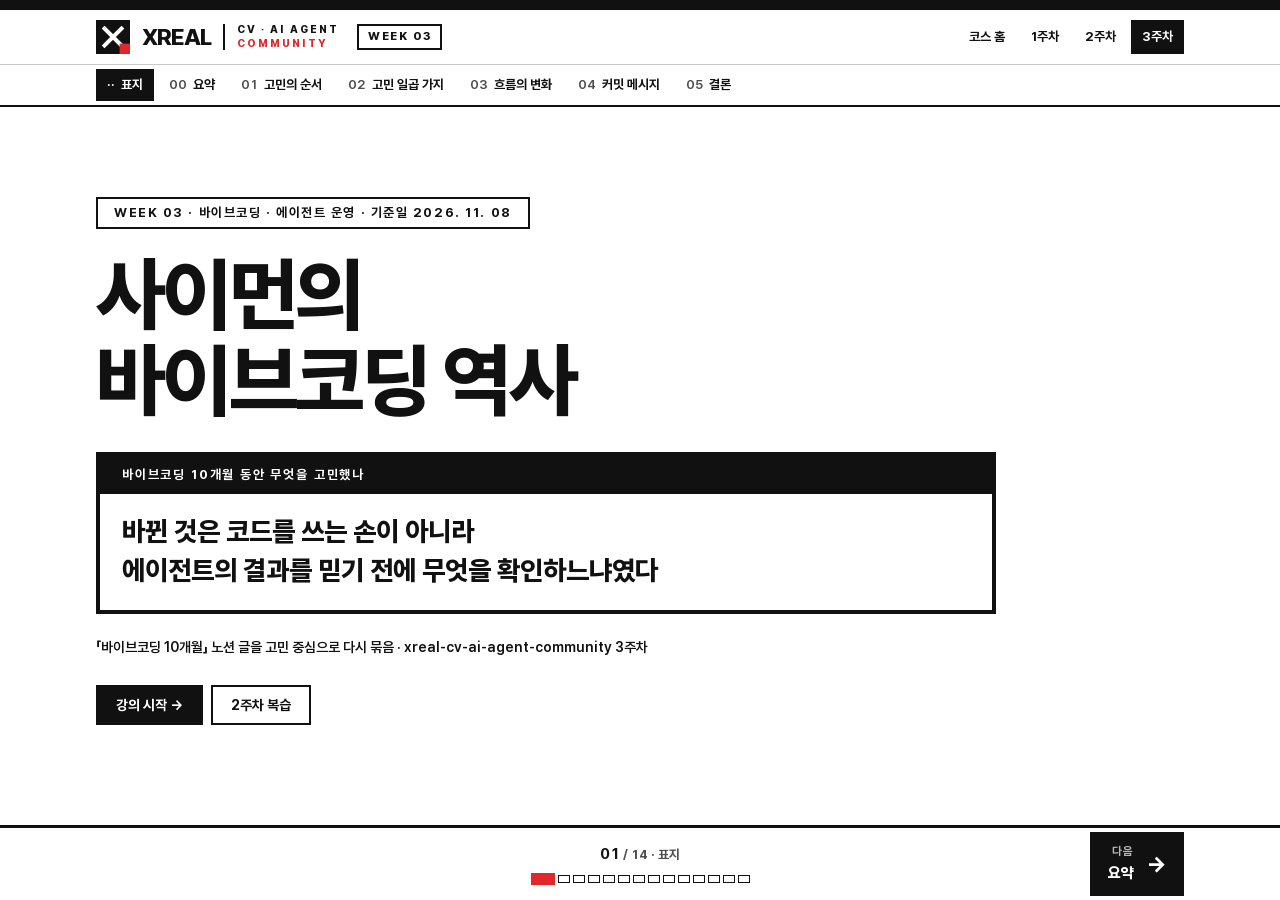
<file: week3/index.html>
<!doctype html>
<html lang="ko">
<head>
<meta charset="utf-8">
<meta name="viewport" content="width=device-width,initial-scale=1,viewport-fit=cover">
<meta property="og:type" content="website">
<meta property="og:site_name" content="XREAL CV · AI Agent Community">
<meta property="og:title" content="3주차 · 사이먼의 바이브코딩 역사">
<meta property="og:description" content="XREAL CV · AI Agent Community 3주차. 바이브코딩 10개월 동안의 고민: 에이전트의 결과를 언제 믿고, 사람은 어디에 서야 하는가.">
<meta property="og:url" content="https://qnftk020.github.io/xreal-cv-ai-agent-community/week3/">
<meta property="og:image" content="https://qnftk020.github.io/xreal-cv-ai-agent-community/assets/og.png">
<meta property="og:image:width" content="1200">
<meta property="og:image:height" content="630">
<meta property="og:image:alt" content="손을 흔드는 AI 로봇과 'LLM에서 AI 에이전트까지, 3주 강의'">
<meta name="twitter:card" content="summary_large_image">
<link rel="icon" href="../assets/favicon.svg" type="image/svg+xml">
<title>3주차 · 사이먼의 바이브코딩 역사 — XREAL CV · AI Agent Community</title>
<meta name="description" content="xreal-cv-ai-agent-community 3주차 강의. 바이브코딩 10개월 동안의 고민.">
<link rel="stylesheet" href="../assets/style.css">
<link rel="stylesheet" href="../assets/deck.css">
<style>
/* 3주차 전용 */
.qx{display:grid;grid-template-columns:1fr 1fr 1fr;gap:0;border:3px solid var(--ink);margin-top:22px}
.qx > div{padding:16px 18px}
.qx > div + div{border-left:2px solid var(--ink)}
.qx h5{margin:0 0 10px;font-size:13px;font-weight:800;letter-spacing:.08em;color:var(--sub)}
.qx p{margin:0;font-size:15px;line-height:1.7}
.qx ul.sq li{font-size:14.5px;margin:6px 0}
.qx .dec{background:var(--ink);color:#fff}
.qx .dec h5{color:#ff8a8e}
.qx .dec ul.sq li::before{background:var(--accent)}
.qx .dec code{color:#fff}
@container (max-width:860px){.qx{grid-template-columns:1fr}.qx > div + div{border-left:0;border-top:2px solid var(--ink)}}

.box3{display:grid;grid-template-columns:repeat(auto-fit,minmax(min(100%,250px),1fr));gap:16px;margin-top:22px}
.box3 .panel h3{font-size:17px}
.panel ul.sq li{margin:5px 0;font-size:15px}
.mini{border:2px solid var(--ink);padding:14px 18px;margin-top:18px;font-size:14.5px;background:var(--soft)}
.who{display:inline-block;font-size:11px;font-weight:800;letter-spacing:.06em;border:1.5px solid currentColor;padding:0 6px;margin-left:6px;vertical-align:2px;color:var(--sub)}
.stat .big.sm{font-size:clamp(34px,4.4cqw,52px)}
.tbl.sm{font-size:13.5px}.tbl.sm td,.tbl.sm th{padding:9px 12px}
.tbl a{text-decoration:none;border-bottom:2px solid var(--accent)}
.tbl a:hover{color:var(--accent)}
.stage-tag{display:flex;align-items:baseline;gap:14px;margin-top:4px}
.stage-tag .no{font-size:56px;font-weight:800;line-height:1;color:var(--accent);letter-spacing:-.04em}
.stage-tag .when{font-size:15px;font-weight:800}
.stage-tag .tool{font-size:13px;font-weight:700;color:var(--sub);border:1.5px solid var(--rule);padding:2px 8px}
.pts{list-style:none;margin:18px 0 0;padding:0;display:grid;gap:12px}
.pts li{display:grid;grid-template-columns:150px 1fr;gap:16px;border-top:1.5px solid var(--rule);padding-top:12px}
.pts li:first-child{border-top:2px solid var(--ink)}
.pts b{font-size:15.5px;font-weight:800}
.pts span{font-size:15px}
@container (max-width:700px){.pts li{grid-template-columns:1fr;gap:4px}}
/* 흐름 행 */
.flows{display:grid;gap:8px;margin-top:6px}
.frow2{display:grid;grid-template-columns:150px 1fr;gap:12px;align-items:center;border:2px solid var(--rule);padding:8px 10px;cursor:pointer;background:var(--bg);text-align:left;font:inherit;color:inherit;transition:border-color .2s,background .2s}
.frow2:hover{border-color:var(--ink)}
.frow2[aria-pressed="true"]{border-color:var(--accent);background:var(--accent-soft)}
.frow2 .lab b{display:block;font-size:14px;font-weight:800}
.frow2 .lab span{font-size:12px;color:var(--sub);font-weight:700}
.frow2 .chain{display:flex;flex-wrap:wrap;align-items:center;gap:4px 0}
.frow2 .chain i{font-style:normal;border:1.5px solid var(--ink);background:var(--bg);font-size:12px;font-weight:700;padding:3px 7px;white-space:nowrap}
.frow2 .chain i.h{background:var(--ink);color:#fff}
.frow2 .chain i.r{border-color:var(--accent);color:var(--accent)}
.frow2 .chain em{font-style:normal;color:var(--sub);font-weight:800;padding:0 4px;font-size:12px}
.flow-say{margin-top:12px;border-left:4px solid var(--accent);padding:6px 14px;min-height:3.2em;font-weight:600;font-size:15px}
@container (max-width:760px){.frow2{grid-template-columns:1fr}}
/* 교훈 */
.les{display:grid;gap:0;margin-top:18px;border-top:3px solid var(--ink)}
.les > div{display:grid;grid-template-columns:54px 250px 1fr;gap:16px;align-items:baseline;border-bottom:1.5px solid var(--rule);padding:12px 0}
.les .n{font-size:30px;font-weight:800;color:var(--accent);line-height:1;letter-spacing:-.03em}
.les b{font-size:16px;font-weight:800;line-height:1.4}
.les p{margin:0;font-size:14px;line-height:1.6}
@container (max-width:760px){.les > div{grid-template-columns:44px 1fr}.les p{grid-column:2}}
/* 커밋 메시지 비교 */
.cm{display:grid;grid-template-columns:1fr 1.3fr;gap:0;border:3px solid var(--ink);margin-top:22px}
.cm > div{padding:18px 22px}
.cm > div + div{border-left:3px solid var(--ink)}
.cm h4{margin:0 0 10px;font-size:17px;font-weight:800}
.cm pre{white-space:pre-wrap;font-family:var(--mono);font-size:13.5px;background:var(--soft);padding:12px 14px;margin:0;line-height:1.6;border-left:4px solid var(--ink)}
.cm .new pre{border-left-color:var(--accent)}
.cm .k{color:var(--accent);font-weight:700}
@container (max-width:760px){.cm{grid-template-columns:1fr}.cm > div + div{border-left:0;border-top:3px solid var(--ink)}}
.models{display:flex;flex-wrap:wrap;gap:6px;margin-top:14px}
.models span{border:2px solid var(--ink);padding:4px 10px;font-size:13px;font-weight:800}
.models span small{font-weight:600;color:var(--sub);margin-left:6px}
.preview{border:3px dashed var(--ink);padding:16px 20px;margin-top:20px;display:grid;grid-template-columns:120px 1fr;gap:14px}
.preview b{font-size:18px}
.preview p{margin:0}
</style>
</head>
<body>
<header class="topbar">
  <div class="wrap">
    <a class="brand" href="../" aria-label="XREAL CV · AI Agent Community 홈"><svg class="mark" viewBox="0 0 36 36" aria-hidden="true"><rect width="36" height="36" fill="#111"/><path d="M9 9 L27 27 M27 9 L9 27" stroke="#fff" stroke-width="4.2" stroke-linecap="square"/><rect x="25" y="25" width="11" height="11" fill="#e1262c"/></svg><span class="word">XREAL</span><span class="div" aria-hidden="true"></span><span class="sub"><b>CV · AI AGENT</b><b>COMMUNITY</b></span></a><span class="wkchip">WEEK 03</span>
    <nav class="topnav" aria-label="주차">
      <a href="../">코스 홈</a>
      <a href="../week1/">1주차</a>
      <a href="../week2/">2주차</a>
      <a href="./" aria-current="page">3주차</a>
    </nav>
  </div>
  <nav class="secnav" aria-label="장 이동">
    <div class="wrap" id="secnav">
      <a href="#cover"><b>··</b>표지</a>
      <a href="#summary"><b>00</b>요약</a>
      <a href="#overview"><b>01</b>고민의 순서</a>
      <a href="#worries"><b>02</b>고민 일곱 가지</a>
      <a href="#flows"><b>03</b>흐름의 변화</a>
      <a href="#commits"><b>04</b>커밋 메시지</a>
      <a href="#conclusion"><b>05</b>결론</a>
    </div>
  </nav>
  <div class="readbar"></div>
</header>

<main class="wrap">
  <!-- 표지 -->
  <section class="hero" id="cover" data-name="표지">
    <div class="rv"><span class="tag line">WEEK 03 · 바이브코딩 · 에이전트 운영 · 기준일 2026. 11. 08</span></div>
    <h1 class="rv">사이먼의<br>바이브코딩 역사</h1>
    <div class="slab rv">
      <b>바이브코딩 10개월 동안 무엇을 고민했나</b>
      <p>바뀐 것은 코드를 쓰는 손이 아니라<br>에이전트의 결과를 믿기 전에 무엇을 확인하느냐였다</p>
    </div>
    <p class="note rv">「바이브코딩 10개월」 노션 글을 고민 중심으로 다시 묶음 · xreal-cv-ai-agent-community 3주차</p>
    <div class="btns rv">
      <a class="btn primary" href="#summary">강의 시작 →</a>
      <a class="btn" href="../week2/">2주차 복습</a>
    </div>
  </section>

  <!-- 요약 -->
  <section class="sec" id="summary" data-name="요약">
    <div class="sec-head rv">
      <div class="eyebrow"><span class="tag">요약</span><span>이 강의의 줄기</span></div>
      <h2>에이전트가 빨라질수록 고민은 "어떻게 만들까"에서 "언제 믿을까"로 옮겨 갔다</h2>
    </div>
    <div class="panel thick rv" style="margin-top:22px">
      <p style="margin:0;font-size:16.5px">2월에는 GitHub 웹에 파일을 끌어다 올렸다. 10월에는 클라우드 에이전트가 하루에 커밋을 백 개 넘게 쌓았고, 사람은 검토와 거부권을 쥐는 쪽으로 옮겨 갔다. 그 사이 10개월 동안 바뀐 것은 코드를 쓰는 손이 아니라 <b>에이전트가 만든 결과를 믿기 전에 무엇을 확인하느냐</b>였다.</p>
    </div>
    <div class="grid g3">
      <div class="stat rv"><div class="big sm">믿을까?</div><h4>에이전트의 결과를 언제 믿나</h4><p>지어낸 수치, 다른 논문, 검토 안 된 병합. 그럼 검증은 운영 앞에 있어야 하지 않을까?</p></div>
      <div class="stat rv"><div class="big sm">어디에?</div><h4>사람은 어디에 서 있어야 하나</h4><p>매번 누르는 승인이 필요할까, 이상할 때만 쓰는 거부권이면 되지 않을까?</p></div>
      <div class="stat rv"><div class="big sm" style="color:var(--accent)">조용히?</div><h4>조용히 실패하는 걸 어떻게 아나</h4><p>오류도 없이 멈춘 게 제일 위험한 것 아닐까?</p></div>
    </div>
    <div class="redline rv"><b>2주차와 연결</b><p>2주차는 판단을 맡는 모델과 그 둘레의 하네스(권한, 검증, 사람의 승인)를 다뤘다. 3주차는 한 사람이 10개월 동안 그 하네스를 고민하며 하나씩 만들어 간 기록이다.</p></div>
  </section>

  <!-- 01 고민이 옮겨 간 순서 -->
  <section class="sec" id="overview" data-name="고민의 순서">
    <div class="sec-head rv">
      <div class="eyebrow"><span class="tag">01 고민의 순서</span><span>10개월, 다섯 시기</span></div>
      <h2>도구가 바뀔 때마다 고민이 한 단계씩 옮겨 갔다</h2>
    </div>
    <div class="tscroll rv"><table class="tbl sm">
      <thead><tr><th>시기</th><th>도구</th><th>그때의 고민</th><th>내린 결정</th></tr></thead>
      <tbody>
        <tr><td>2월 ~ 3월 초</td><td>없음 (웹 업로드·손 편집)</td><td>일단 올라가게 할 수 있나</td><td>결과 파일을 옮겨 놓는 수준에서 시작</td></tr>
        <tr><td>3월 ~ 5월</td><td>Claude Opus 4.6 → 4.8</td><td>무엇을 만들고 싶은가</td><td>만들어 보고 마음에 안 들면 갈아엎기. 검증은 눈으로</td></tr>
        <tr><td>6월 ~ 8월</td><td>Claude Fable 5, Opus 4.8, Cursor</td><td>그 결과가 정말 맞나</td><td>사고가 날 때마다 검증 단계와 규칙을 적기 시작</td></tr>
        <tr><td>9월</td><td>Codex, Claude Opus 5.5</td><td>사람의 주의를 어디에 쓸까</td><td>첫 테스트·CI, "정상이면 조용히, 이상만 알린다"</td></tr>
        <tr style="background:var(--accent-soft)"><td>10월 ~ 11월</td><td>Claude Opus 5.5 (로컬 + 클라우드 세션)</td><td>에이전트가 나보다 빠를 때 무엇을 지키나</td><td>독립 검토, 거부권, 맥 없이 도는 운영</td></tr>
      </tbody>
    </table></div>
    <div class="redline rv"><b>읽는 법</b><p>오른쪽 두 칸이 이 강의의 본론이다. 다음 장부터 고민 일곱 가지를 하나씩 본다.</p></div>
  </section>

  <!-- 02 고민 일곱 가지 -->
  <section class="sec" id="worries" data-name="고민 일곱 가지">
    <div class="sec-head rv">
      <div class="eyebrow"><span class="tag">02 고민</span><span>고민 1 · 검증</span></div>
      <h2>에이전트의 결과는 언제 믿어도 되는가</h2>
    </div>
    <div class="qx rv">
      <div><h5>무슨 일이 있었나</h5><ul class="sq"><li>VR 논문 기록에 번역 AI 논문의 DOI·PDF·리뷰가 섞여 들어갔다 (7/4~5)</li><li>제목만 보고 쓴 리뷰에 LLM이 지어낸 수치가 들어갔다</li><li>근거 없는 로봇 가격과 엉뚱한 연구가 큐레이션에 들어왔다</li><li>검토하지 않은 클라우드 커밋 약 40개가 섞인 채 병합됐다 (10/18)</li></ul></div>
      <div><h5>무엇을 고민했나</h5><p>에이전트는 그럴듯하게 틀리지 않나? 결과를 보기 전에 <b>그 논문이 맞는지, 그 숫자가 원문에 있는지</b>부터 물어야 하지 않을까? 에이전트가 이렇게 빨라지는데, 사람 혼자 눈으로 보는 검토가 과연 따라갈 수 있을까?</p></div>
      <div class="dec"><h5>무엇으로 정했나</h5><ul class="sq"><li>논문 정체성 검증, 제목만으로 쓰는 리뷰 금지</li><li>리뷰 속 숫자를 원문과 대조하는 자동 검사</li><li>병합·배포 전에 독립 검토 에이전트 6개가 따로 본다</li></ul></div>
    </div>
    <div class="redline rv"><b>원칙</b><p>에이전트의 결과는 검증된 뒤에만 운영에 들어간다. 에이전트가 빨라질수록 검토는 더 독립적이어야 한다.</p></div>

    <div class="brk"></div>
    <div class="sec-head rv">
      <div class="eyebrow"><span class="tag">02 고민</span><span>고민 2 · 사람의 자리</span></div>
      <h2>사람은 매번 승인해야 하는가, 아니면 거부권만 쥐면 되는가</h2>
    </div>
    <div class="qx rv">
      <div><h5>무슨 일이 있었나</h5><ul class="sq"><li>승인 링크를 눌러야 메일이 나가는 구조는 사람이 바쁜 날 그냥 멈췄다</li><li>수동 승인 → 자동 승인 → 롤백 → 재도입을 오갔다</li><li>매일 오는 전체 미리보기 메일은 점점 읽히지 않았다</li></ul></div>
      <div><h5>무엇을 고민했나</h5><p>승인 단계가 실제로 무엇을 막고 있었나? 세어 보니 <b>승인 클릭을 놓쳐 못 나간 날이 3번, 사람이 승인에서 걸러 낸 경우는 0번</b>이었다. 그렇다면 내 클릭은 안전장치가 아니라 병목이 아니었을까?</p></div>
      <div class="dec"><h5>무엇으로 정했나</h5><ul class="sq"><li>기본은 자동 승인</li><li>22:00 미리보기의 "발송 취소"와 보류만 사람 몫</li><li>리뷰가 모두 정상이면 메일이 오지 않는다 (9/22)</li></ul></div>
    </div>
    <div class="redline rv"><b>원칙</b><p>사람의 승인은 줄이되 거부권은 남긴다. 사람의 주의는 예외에만 쓴다.</p></div>

    <div class="brk"></div>
    <div class="sec-head rv">
      <div class="eyebrow"><span class="tag red">02 고민</span><span>고민 3 · 조용한 실패</span></div>
      <h2>오류 없이 멈춘 것은 어떻게 알아차리는가</h2>
    </div>
    <div class="qx rv">
      <div><h5>무슨 일이 있었나</h5><ul class="sq"><li>메일 API가 오류를 던지지 않고 돌려주는데 호출부 6곳이 모두 무시했다 (7/25)</li><li>베뉴 경보가 엉뚱한 출력만 보고 있어 2주 동안 한 건도 못 잡았다</li><li>보안 위젯은 두 달간 직접 구독이 0건이었고, 뉴스 수집은 한 번도 돌지 않았다</li></ul></div>
      <div><h5>무엇을 고민했나</h5><p>이것들을 사용자가 알려 줬나? 아니, 전부 <b>점검하다가</b> 찾았다. 요란하게 터지는 오류보다 아무 말 없이 멈춘 게 더 위험한 것 아닐까? 60일 동안 커밋이 없으면 조용히 꺼지는 GitHub 예약 작업도 결국 같은 이야기 아닐까?</p></div>
      <div class="dec"><h5>무엇으로 정했나</h5><ul class="sq"><li>"실패하면 반드시 메일 한 통"을 기본값으로</li><li>꺼질 수 있는 예약 작업은 미리 Cloudflare Worker로</li><li>정상일 때 조용하려면, 실패할 때는 반드시 시끄러워야 한다</li></ul></div>
    </div>
    <div class="redline rv"><b>원칙</b><p>가장 위험한 건 조용한 실패다. "정상이면 조용히"는 "실패하면 반드시 알린다"와 짝이어야 한다.</p></div>

    <div class="brk"></div>
    <div class="sec-head rv">
      <div class="eyebrow"><span class="tag">02 고민</span><span>고민 4 · 한 곳이 멈추면</span></div>
      <h2>노트북 한 대가 꺼지면 서비스도 꺼져야 하는가</h2>
    </div>
    <div class="qx rv">
      <div><h5>무슨 일이 있었나</h5><ul class="sq"><li>맥이 잠들면 수집이 멈췄다</li><li>운영 Redis DB 하나가 비활성으로 삭제되자 구독자 정보가 사라졌다</li><li>백업은 노트북 한 대에만 있었다</li><li>Claude 사전 점검 실패와 Gemini 크레딧 소진이 겹쳐 두 호가 빠졌다 (10/24~25)</li></ul></div>
      <div><h5>무엇을 고민했나</h5><p>"only PM2 pushes to git"처럼 한 곳으로 몰아넣은 건 처음엔 해결책이었다. 그런데 그 한 곳이 꺼지면? 결국 <b>멈추면 다 멈추는 지점</b>을 내 손으로 만든 셈 아닐까?</p></div>
      <div class="dec"><h5>무엇으로 정했나</h5><ul class="sq"><li>1년치 호를 미리 만들어 Redis 원장에</li><li>클라우드가 매일 20:25에 먼저 승인, 맥은 거든다</li><li>일일 백업으로 데이터를 노트북 밖에</li></ul></div>
    </div>
    <div class="redline rv"><b>결과</b><p>11월 5~7일 맥을 꺼 둔 동안에도 매일 07:00에 메일이 나갔다.</p></div>

    <div class="brk"></div>
    <div class="sec-head rv">
      <div class="eyebrow"><span class="tag">02 고민</span><span>고민 5 · 비용과 한도</span></div>
      <h2>무료 한도는 기능의 문제인가, 설계의 조건인가</h2>
    </div>
    <div class="qx rv">
      <div><h5>무슨 일이 있었나</h5><ul class="sq"><li>Supabase 무료 프로젝트의 일시 중지, 임베딩 무료 한도</li><li>Gemini 선불 크레딧 소진</li><li>macOS 러너가 10배로 계산되는 Safari 점검 때문에 GitHub Actions 사용 시간이 바닥났다 (10/25)</li></ul></div>
      <div><h5>무엇을 고민했나</h5><p>한도는 언젠가 터지는 사고일까, 처음부터 <b>설계에 넣어야 하는 조건</b>일까? 매번 터지고 나서 옮길 게 아니라, 처음부터 무료이면서 꺼지지 않는 쪽을 골라야 하지 않을까?</p></div>
      <div class="dec"><h5>무엇으로 정했나</h5><ul class="sq"><li>검사를 push 직전 로컬 훅으로 옮겼다</li><li>포트폴리오는 CI를 없앴다</li><li>상반기의 Vercel에서 하반기에는 Cloudflare로 모였다</li></ul></div>
    </div>
    <div class="redline rv"><b>대가</b><p>CI를 줄인 만큼 Firefox 검사가 빠졌고, 품질은 이제 push 직전 로컬 검사에 달려 있다.</p></div>

    <div class="brk"></div>
    <div class="sec-head rv">
      <div class="eyebrow"><span class="tag">02 고민</span><span>고민 6 · 에이전트의 기억</span></div>
      <h2>매번 새로 시작하는 에이전트에게 어제의 사고를 어떻게 전하는가</h2>
    </div>
    <div class="qx rv">
      <div><h5>무슨 일이 있었나</h5><ul class="sq"><li>고친 문제를 다음 세션의 에이전트가 다시 되돌렸다</li><li>"Duo"를 Surface Duo로 잘못 알아들었다</li><li>운영 데이터를 건드리는 작업이 늘었다</li></ul></div>
      <div><h5>무엇을 고민했나</h5><p>에이전트는 매번 새로 시작하지 않나? 그렇다면 어제 무슨 일이 있었는지는 어디에 남겨야 할까? <b>문서와 커밋 메시지</b> 말고 다른 데가 있을까? 규칙만 적으면, 다음 에이전트가 왜 그래야 하는지까지 알 수 있을까?</p></div>
      <div class="dec"><h5>무엇으로 정했나</h5><ul class="sq"><li><code>CLAUDE.md</code>에 "이건 되돌리지 말 것, 그날 이런 일이 있었다"를 쌓았다</li><li>모르는 제품명은 먼저 찾아본다</li><li>"말하기 전까지 읽기만"을 매번 첫 문장으로</li></ul></div>
    </div>
    <div class="redline rv"><b>원칙</b><p>운영 데이터는 기본이 읽기 전용이다. 드라이런, 본인에게만 보내는 테스트 발송, 백업 → dry-run → 적용 → 재현 확인.</p></div>

    <div class="brk"></div>
    <div class="sec-head rv">
      <div class="eyebrow"><span class="tag">02 고민</span><span>고민 7 · 취향과 측정</span></div>
      <h2>마음에 드는가가 아니라, 무엇을 원하는지 먼저 정했는가</h2>
    </div>
    <div class="qx rv">
      <div><h5>무슨 일이 있었나</h5><ul class="sq"><li>포트폴리오는 하루에 터미널 UI, 에디토리얼, Windows 95 화면을 차례로 올렸다가 되돌렸다 (4/21)</li><li>상반기에 큰 리디자인을 9번 했다</li><li>평가 도구는 12분 동안 대화 화면을 6번 바꿨다</li></ul></div>
      <div><h5>무엇을 고민했나</h5><p>만드는 데 드는 비용이 거의 0이 되니까 일단 만들어 보고 정하게 되지 않나? 그런데 그렇게 <b>정하지 않은 비용</b>이 쌓이고 있었던 건 아닐까? 마음에 드는지가 아니라 숫자로 정해야 하지 않을까?</p></div>
      <div class="dec"><h5>무엇으로 정했나</h5><ul class="sq"><li>6개월 버틴 Windows 95 화면을 실제 사용 수치(8일간 33건 대 홈 588건)로 지웠다</li><li>"첫 화면이 늦다"는 느낌을 LCP 측정으로 바꾸고 고쳤다</li><li>헤드리스가 아니라 실제 Chrome에서 쟀다</li></ul></div>
    </div>
    <div class="redline rv"><b>원칙</b><p>무엇을 원하는지 먼저 정하는 게 가장 큰 절약이다. 연구윤리도 같은 방식으로, 부탁하는 대신 지킬 수밖에 없는 구조(모델 이름 숨기기, IRB 전에는 꺼 둔 기록 스위치)로 만들었다.</p></div>
  </section>

  <!-- 03 흐름의 변화 -->
  <section class="sec" id="flows" data-name="흐름의 변화">
    <div class="sec-head rv">
      <div class="eyebrow"><span class="tag">03 흐름의 변화</span><span>1Day 4HCI · 매일 메일이 나가는 길</span></div>
      <h2>사람이 눌러야 나가던 메일이, 사람이 말려야 멈추는 메일이 됐다</h2>
    </div>
    <div class="demo rv">
      <div class="demo-h"><span class="tag">흐름</span><strong>다섯 시기의 발송 경로</strong><span class="hint">행을 누르면 그때의 고민이 나온다</span></div>
      <div class="demo-b">
        <div class="flows" id="mailFlows"></div>
        <p class="flow-say" id="mailSay" aria-live="polite"></p>
      </div>
      <div class="demo-f">검은 칸은 사람이 하는 일, 빨간 칸은 검증·점검 단계다.</div>
    </div>

    <div class="brk"></div>
    <div class="sec-head rv">
      <div class="eyebrow"><span class="tag">03 흐름의 변화</span><span>Social Robot Archive · 에이전트 결과가 운영 DB에 들어가는 길</span></div>
      <h2>main에 바로 넣던 것이, 독립 검토와 단계 배포를 거치게 됐다</h2>
    </div>
    <div class="demo rv">
      <div class="demo-h"><span class="tag">흐름</span><strong>세 시기와 하반기의 작은 프로젝트</strong><span class="hint">행을 누르면 그때의 고민이 나온다</span></div>
      <div class="demo-b">
        <div class="flows" id="sraFlows"></div>
        <p class="flow-say" id="sraSay" aria-live="polite"></p>
      </div>
      <div class="demo-f">검은 칸은 사람이 하는 일, 빨간 칸은 검토·검증 단계다.</div>
    </div>
  </section>

  <!-- 04 커밋 메시지 -->
  <section class="sec" id="commits" data-name="커밋 메시지">
    <div class="sec-head rv">
      <div class="eyebrow"><span class="tag">04 커밋 메시지</span><span>다음 에이전트에게 남기는 글</span></div>
      <h2>커밋 로그가 사고 기록이자 다음 에이전트를 위한 인수인계 문서가 됐다</h2>
    </div>
    <div class="cm rv">
      <div><h4>상반기 · 무엇을 바꿨는지만</h4>
        <pre>feat: 버튼 색 변경
fix: 200ms</pre></div>
      <div class="new"><h4>10월 이후 · 이유와 확인 범위까지</h4>
        <pre>무엇을 바꿨나
<span class="k">왜</span> 바꿨나 · 원인이 무엇이었나
<span class="k">Checked:</span> 확인한 범위
<span class="k">아직 확인 못 한 것</span>
  "A real answer is still to be checked after deploy"</pre></div>
    </div>
    <p class="cap rv">오른쪽은 Opus 5.5 커밋이 담는 항목을 정리한 형식이고, 따옴표 안 문장은 실제 커밋에서 옮겼다.</p>
    <div class="redline rv"><b>고민 6과 연결</b><p>매번 새로 시작하는 에이전트에게는 "무엇을 했나"보다 "왜 했고 어디까지 확인했나"가 필요했다. 확인하지 못한 것을 적는 습관이 다음 검토의 출발점이 됐다.</p></div>
  </section>

  <!-- 05 결론 -->
  <section class="sec concl" id="conclusion" data-name="결론">
    <div class="sec-head rv">
      <div class="eyebrow"><span class="tag">결론</span><span>3주차 정리 · 남은 고민</span></div>
      <h2>에이전트가 쓰는 속도가 빨라질수록, 사람의 일은 확인과 거부권으로 옮겨 간다</h2>
    </div>
    <div class="grid g3">
      <div class="panel rv"><span class="n">1</span><h3>실제 기기는 사람 몫</h3><p style="margin:0">실제 iPhone과 트랙패드의 감각은 에이전트가 확인하지 못한다.</p></div>
      <div class="panel rv"><span class="n">2</span><h3>줄인 검사의 대가</h3><p style="margin:0">비용 때문에 CI를 줄인 만큼, 품질은 push 직전 로컬 검사에 달려 있다.</p></div>
      <div class="panel rv"><span class="n">3</span><h3>마지막 버튼의 무게</h3><p style="margin:0">에이전트가 하루 100개 넘게 커밋하는 날, 마지막으로 병합 버튼을 누르는 사람이 무엇을 확인했는지가 품질을 정한다.</p></div>
    </div>
    <div class="preview rv"><b>3주 정리</b><p>1주차는 모델이 능력을 쌓은 과정, 2주차는 판단을 맡는 모델과 하네스, 3주차는 그 하네스를 한 사람이 10개월 동안 고민하며 직접 만들어 간 기록이었다.</p></div>
    <div class="btns rv">
      <a class="btn primary" href="../">코스 홈으로</a>
      <a class="btn" href="../week1/">1주차</a>
      <a class="btn" href="../week2/">2주차</a>
    </div>
  </section>
</main>
<span class="zoom-note" id="zoomNote"></span>

<nav class="pager" id="pager" aria-label="페이지 넘기기">
  <div class="wrap">
    <button class="pg-btn" id="pgPrev" type="button"><span class="k">←</span><span class="t"><small>이전</small><b id="pgPrevName"></b></span></button>
    <div class="pg-mid"><div class="pg-count"><b id="pgNum">01</b> / <span id="pgTot">01</span> · <span id="pgName"></span></div><div class="pg-dots" id="pgDots"></div></div>
    <button class="pg-btn next" id="pgNext" type="button"><span class="t"><small>다음</small><b id="pgNextName"></b></span><span class="k">→</span></button>
  </div>
</nav>

<footer class="foot">
  <div class="wrap">
    <p><strong>XREAL CV · AI Agent Community</strong> · <span class="domain">qnftk020.github.io/xreal-cv-ai-agent-community</span> · WEEK 03</p>
    <p>원본: 「바이브코딩 10개월」 노션 글 · 기준일 2026. 11. 08.</p>
  </div>
</footer>

<script src="../assets/common.js"></script>
<script>window.DECK_PLACE = {};</script>
<script src="../assets/deck.js"></script>
<script src="week3.js"></script>
</body>
</html>
</file>
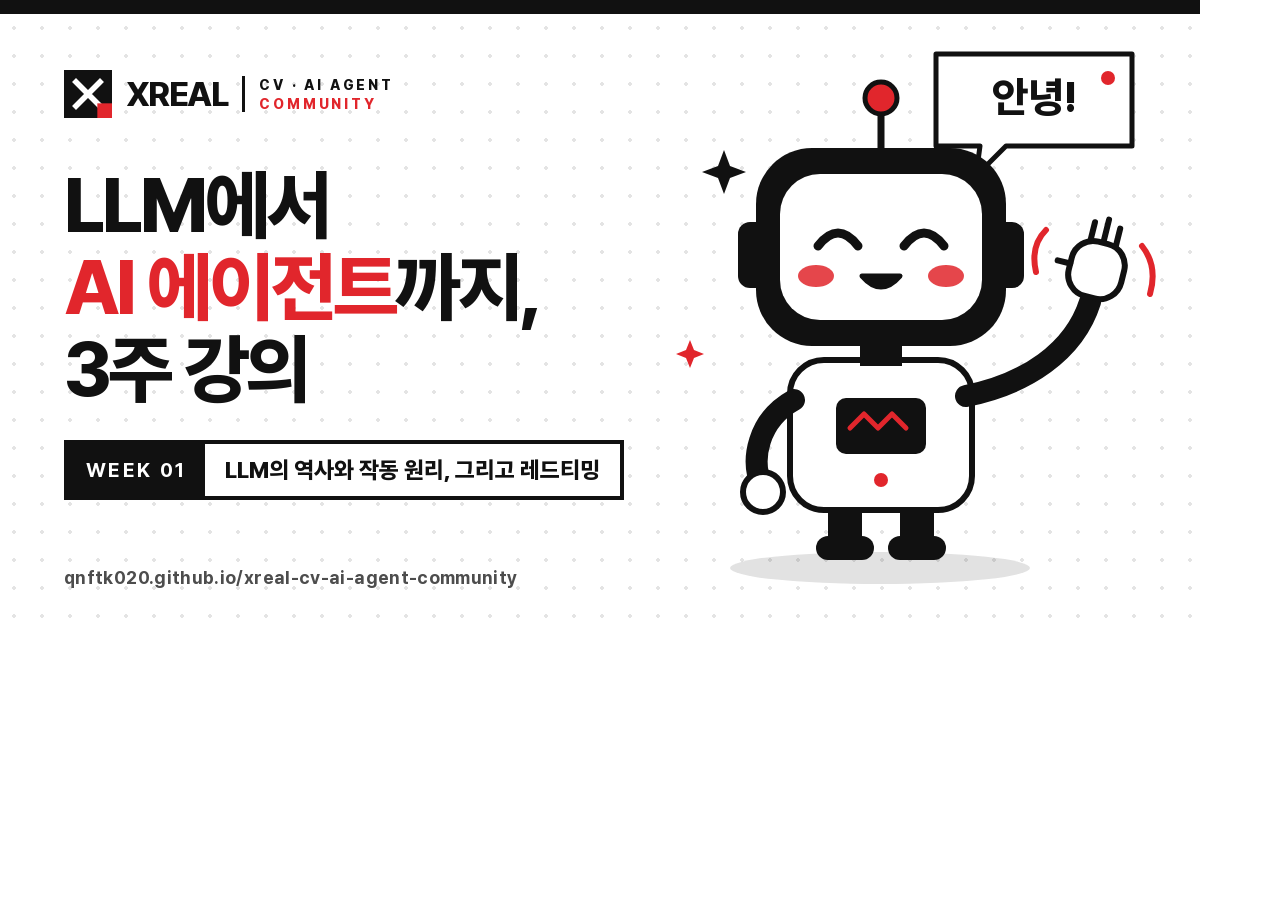
<file: assets/og-source.html>
<!doctype html>
<html lang="ko"><head><meta charset="utf-8">
<style>
@font-face{font-family:P;font-weight:500;src:url(fonts/pretendard-500.woff2)}
@font-face{font-family:P;font-weight:700;src:url(fonts/pretendard-700.woff2)}
@font-face{font-family:P;font-weight:800;src:url(fonts/pretendard-800.woff2)}
html,body{margin:0}
body{width:1200px;height:630px;overflow:hidden;background:#fff;font-family:P,sans-serif;color:#111;position:relative;word-break:keep-all}
.top{position:absolute;left:0;right:0;top:0;height:14px;background:#111}
.grid{position:absolute;inset:14px 0 0 0;background-image:radial-gradient(#d9d9d9 1.6px,transparent 1.7px);background-size:28px 28px;opacity:.7}
.left{position:absolute;left:64px;top:70px;width:600px}
.brand{display:flex;align-items:center;gap:14px}
.brand .word{font-weight:800;font-size:34px;letter-spacing:-.045em}
.brand .div{width:3px;height:36px;background:#111}
.brand .sub{display:flex;flex-direction:column;gap:5px;line-height:1}
.brand .sub b{font-weight:800;font-size:14px;letter-spacing:.2em}
.brand .sub b+b{color:#e1262c}
h1{font-weight:800;font-size:76px;line-height:1.08;letter-spacing:-.05em;margin:46px 0 30px}
h1 em{font-style:normal;color:#e1262c}
.slab{display:inline-flex;border:4px solid #111;align-items:stretch;background:#fff}
.slab b{background:#111;color:#fff;font-size:20px;letter-spacing:.12em;padding:14px 18px;display:flex;align-items:center}
.slab span{font-weight:800;font-size:23px;padding:12px 20px;display:flex;align-items:center}
.foot{position:absolute;left:64px;bottom:42px;font-weight:700;font-size:18px;color:#4d4d4d;letter-spacing:.02em}
.foot i{font-style:normal;background:#f2f2f2;color:#111;padding:3px 10px;font-family:ui-monospace,Menlo,monospace;font-size:17px}
svg.bot{position:absolute;right:30px;top:40px;width:520px;height:560px}
</style></head><body>
<div class="top"></div><div class="grid"></div>
<div class="left">
  <div class="brand">
    <svg width="48" height="48" viewBox="0 0 36 36"><rect width="36" height="36" fill="#111"/><path d="M9 9 L27 27 M27 9 L9 27" stroke="#fff" stroke-width="4.2" stroke-linecap="square"/><rect x="25" y="25" width="11" height="11" fill="#e1262c"/></svg>
    <span class="word">XREAL</span><span class="div"></span><span class="sub"><b>CV · AI AGENT</b><b>COMMUNITY</b></span>
  </div>
  <h1>LLM에서<br><em>AI 에이전트</em>까지,<br>3주 강의</h1>
  <div class="slab"><b>WEEK 01</b><span>LLM의 역사와 작동 원리, 그리고 레드티밍</span></div>
</div>
<div class="foot">qnftk020.github.io/xreal-cv-ai-agent-community</div>

<svg class="bot" viewBox="0 0 520 560">
  <!-- 말풍선 -->
  <g transform="translate(286 14)">
    <path d="M0 0 H196 V92 H70 L40 122 L44 92 H0 Z" fill="#fff" stroke="#111" stroke-width="5" stroke-linejoin="round"/>
    <text x="98" y="58" text-anchor="middle" font-family="P" font-weight="800" font-size="42" fill="#111">안녕!</text>
    <circle cx="172" cy="24" r="7" fill="#e1262c"/>
  </g>
  <!-- 그림자 -->
  <ellipse cx="230" cy="528" rx="150" ry="16" fill="#111" opacity=".12"/>
  <!-- 다리 -->
  <rect x="178" y="450" width="34" height="62" rx="10" fill="#111"/>
  <rect x="250" y="450" width="34" height="62" rx="10" fill="#111"/>
  <rect x="166" y="496" width="58" height="24" rx="12" fill="#111"/>
  <rect x="238" y="496" width="58" height="24" rx="12" fill="#111"/>
  <!-- 몸 -->
  <rect x="140" y="320" width="182" height="150" rx="34" fill="#fff" stroke="#111" stroke-width="6"/>
  <rect x="186" y="358" width="90" height="56" rx="10" fill="#111"/>
  <path d="M200 388 l14 -14 l14 14 l14 -14 l14 14" fill="none" stroke="#e1262c" stroke-width="5" stroke-linecap="round" stroke-linejoin="round"/>
  <circle cx="231" cy="440" r="7" fill="#e1262c"/>
  <!-- 왼팔 (내림) -->
  <path d="M144 360 C108 380 100 420 112 446" fill="none" stroke="#111" stroke-width="22" stroke-linecap="round"/>
  <circle cx="113" cy="452" r="20" fill="#fff" stroke="#111" stroke-width="6"/>
  <!-- 목 -->
  <rect x="210" y="296" width="42" height="30" fill="#111"/>
  <!-- 안테나 -->
  <path d="M231 112 V68" stroke="#111" stroke-width="7" stroke-linecap="round"/>
  <circle cx="231" cy="58" r="16" fill="#e1262c" stroke="#111" stroke-width="5"/>
  <!-- 귀 -->
  <rect x="88" y="182" width="30" height="66" rx="12" fill="#111"/>
  <rect x="344" y="182" width="30" height="66" rx="12" fill="#111"/>
  <!-- 머리 -->
  <rect x="106" y="108" width="250" height="198" rx="56" fill="#111"/>
  <rect x="130" y="134" width="202" height="146" rx="40" fill="#fff"/>
  <!-- 눈: 웃는 눈 -->
  <path d="M168 206 q20 -26 40 0" fill="none" stroke="#111" stroke-width="9" stroke-linecap="round"/>
  <path d="M254 206 q20 -26 40 0" fill="none" stroke="#111" stroke-width="9" stroke-linecap="round"/>
  <!-- 볼 -->
  <ellipse cx="166" cy="236" rx="18" ry="11" fill="#e1262c" opacity=".85"/>
  <ellipse cx="296" cy="236" rx="18" ry="11" fill="#e1262c" opacity=".85"/>
  <!-- 입 -->
  <path d="M212 236 q19 22 38 0 Z" fill="#111" stroke="#111" stroke-width="5" stroke-linejoin="round"/>
  <!-- 오른팔 (흔들기) -->
  <path d="M316 356 C376 344 424 312 440 262" fill="none" stroke="#111" stroke-width="22" stroke-linecap="round"/>
  <g transform="translate(446 232) rotate(14)">
    <rect x="-27" y="-30" width="54" height="56" rx="22" fill="#fff" stroke="#111" stroke-width="6"/>
    <path d="M-13 -30 V-48 M0 -32 V-54 M13 -30 V-48" stroke="#111" stroke-width="6" stroke-linecap="round"/>
    <path d="M-27 -2 H-40" stroke="#111" stroke-width="6" stroke-linecap="round"/>
  </g>
  <g fill="none" stroke="#e1262c" stroke-width="6" stroke-linecap="round">
    <path d="M492 206 q16 20 8 48"/>
    <path d="M396 190 q-16 16 -10 42"/>
  </g>
  <!-- 반짝 -->
  <path d="M74 110 l6 16 l16 6 l-16 6 l-6 16 l-6 -16 l-16 -6 l16 -6 Z" fill="#111"/>
  <path d="M40 300 l4 10 l10 4 l-10 4 l-4 10 l-4 -10 l-10 -4 l10 -4 Z" fill="#e1262c"/>
</svg>
</body></html>
</file>
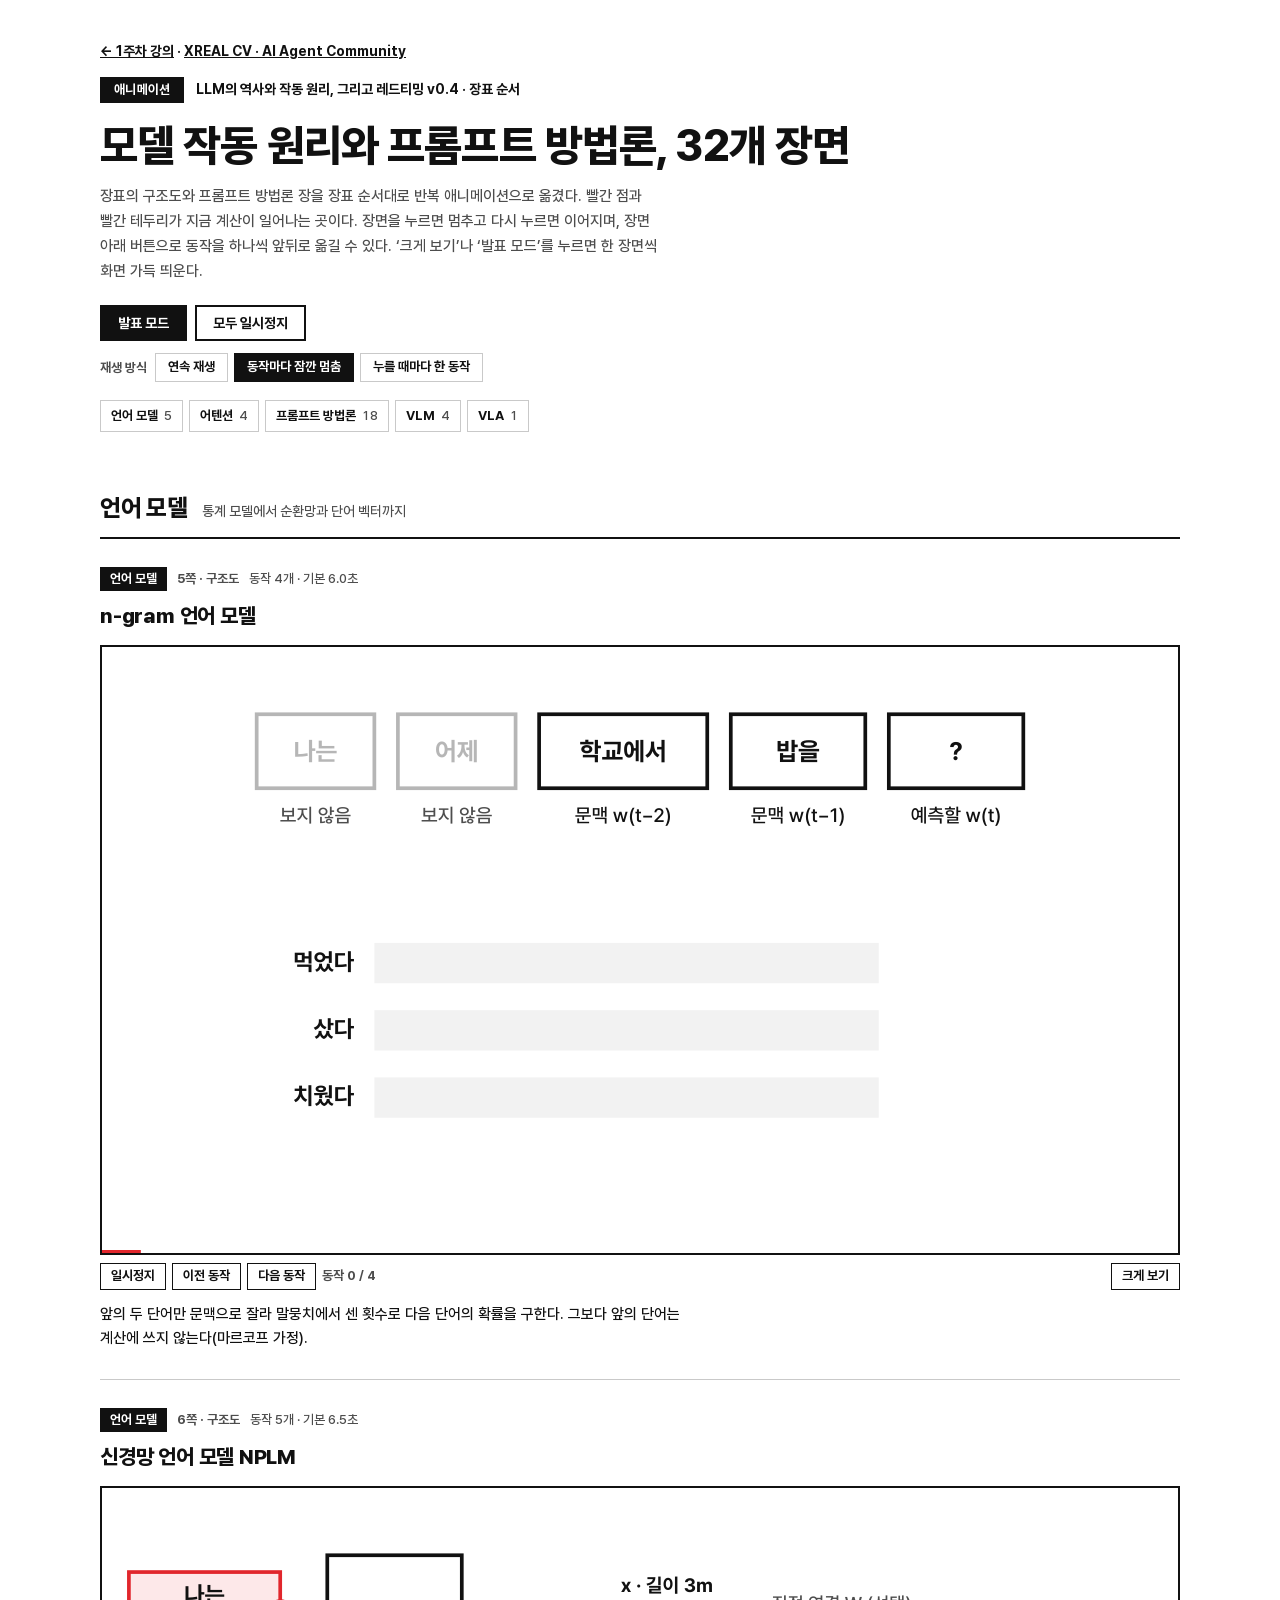
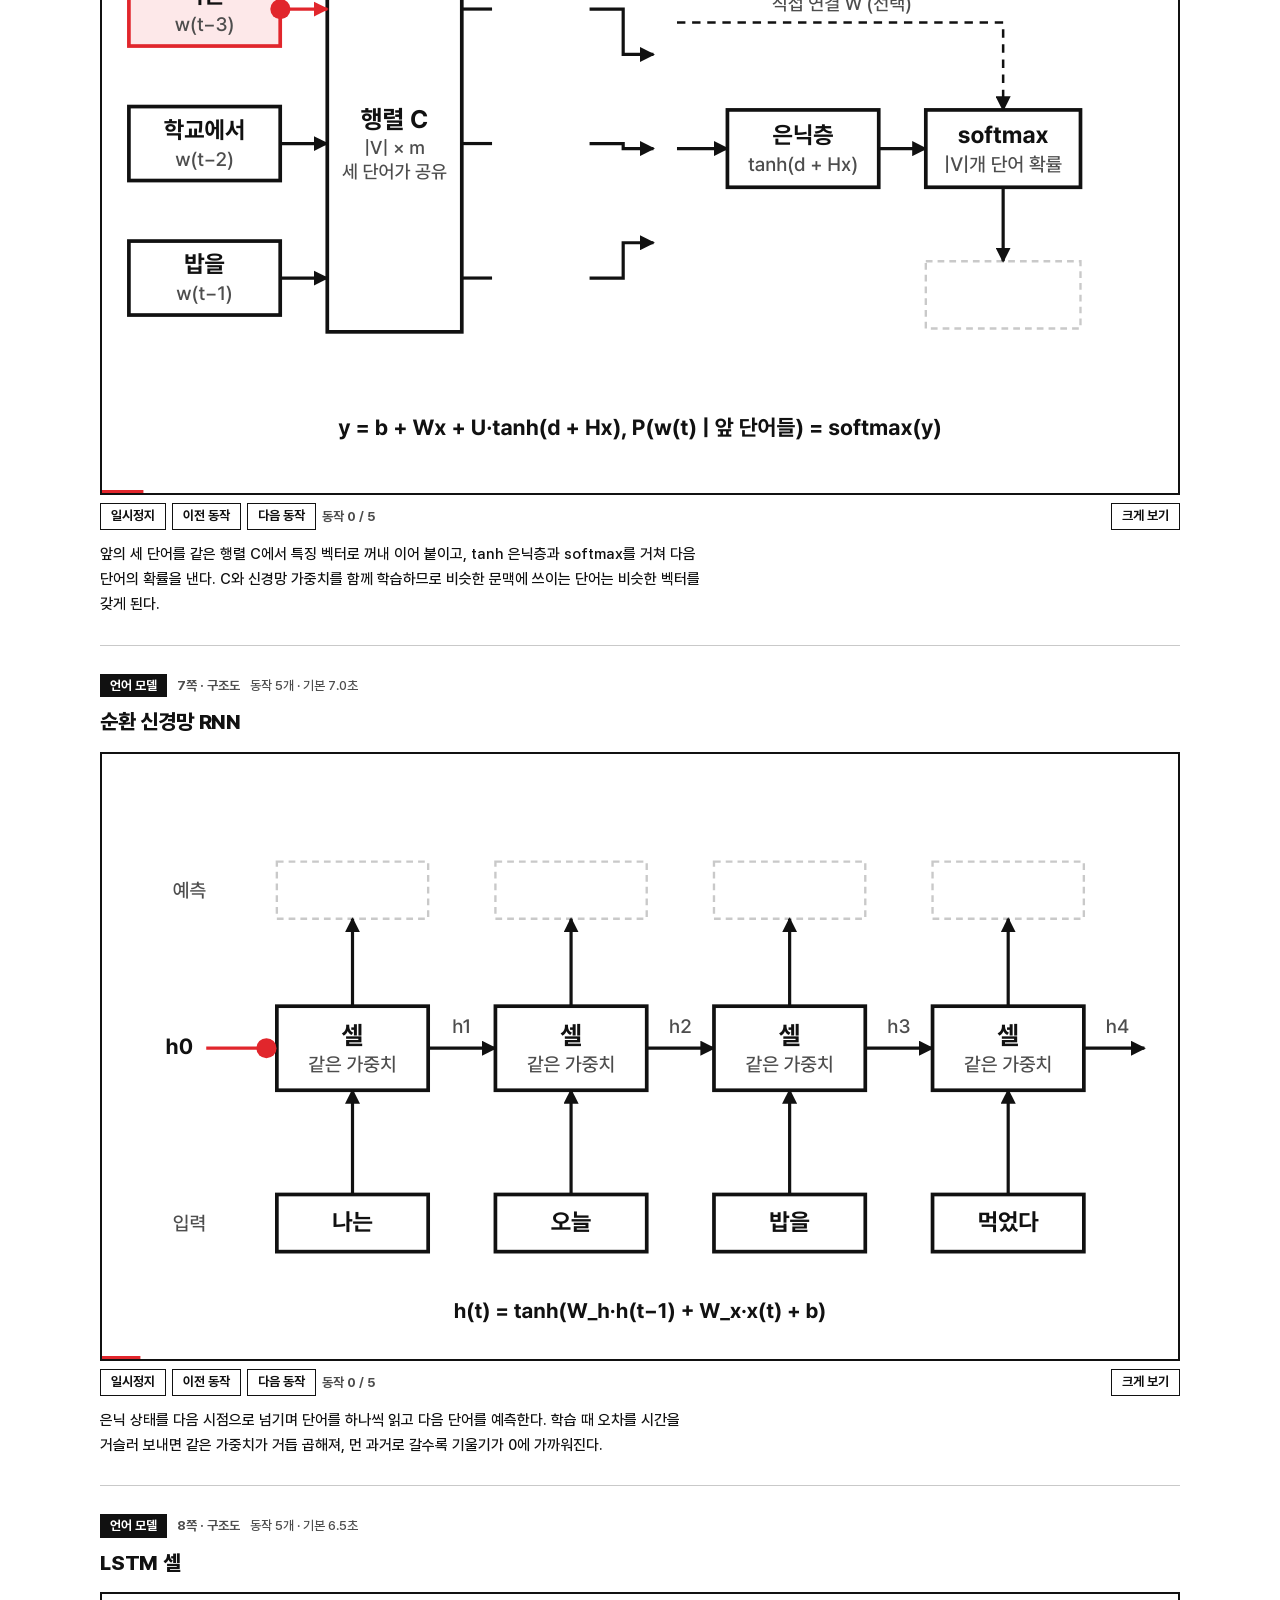
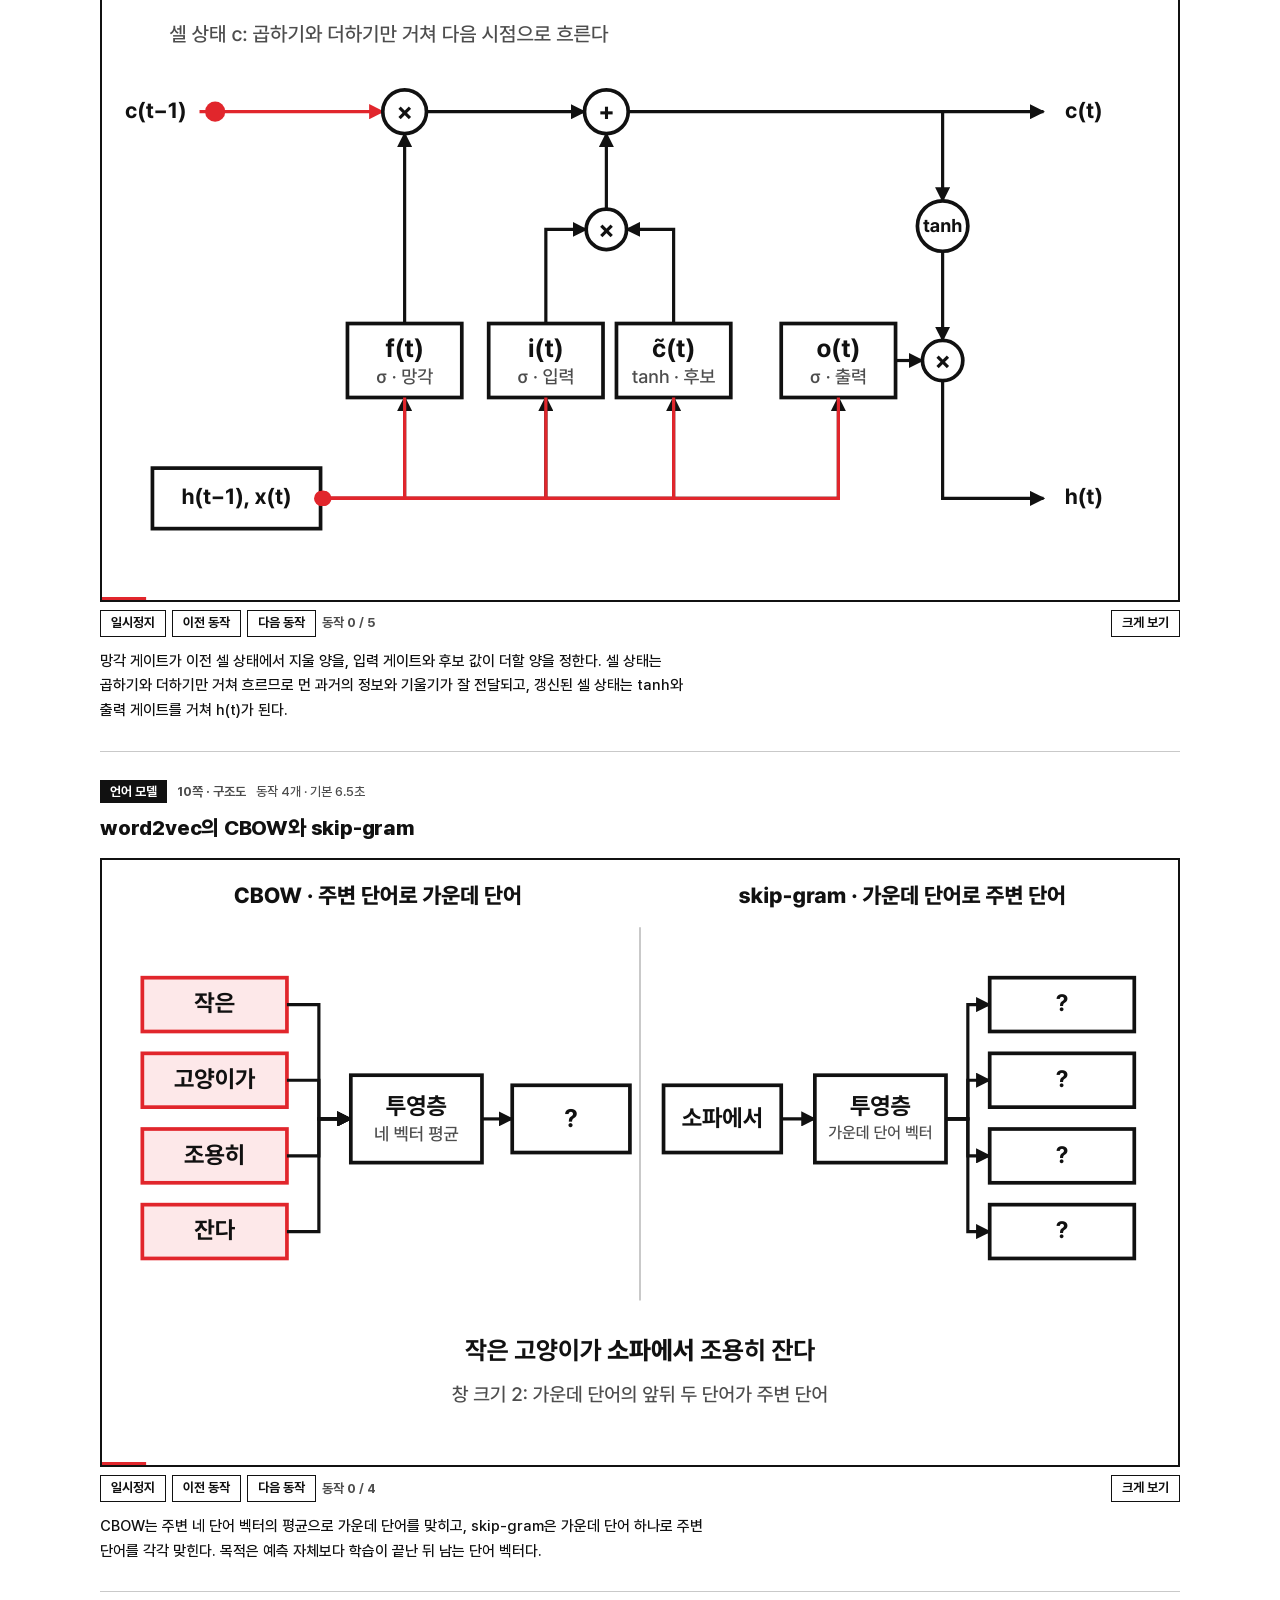
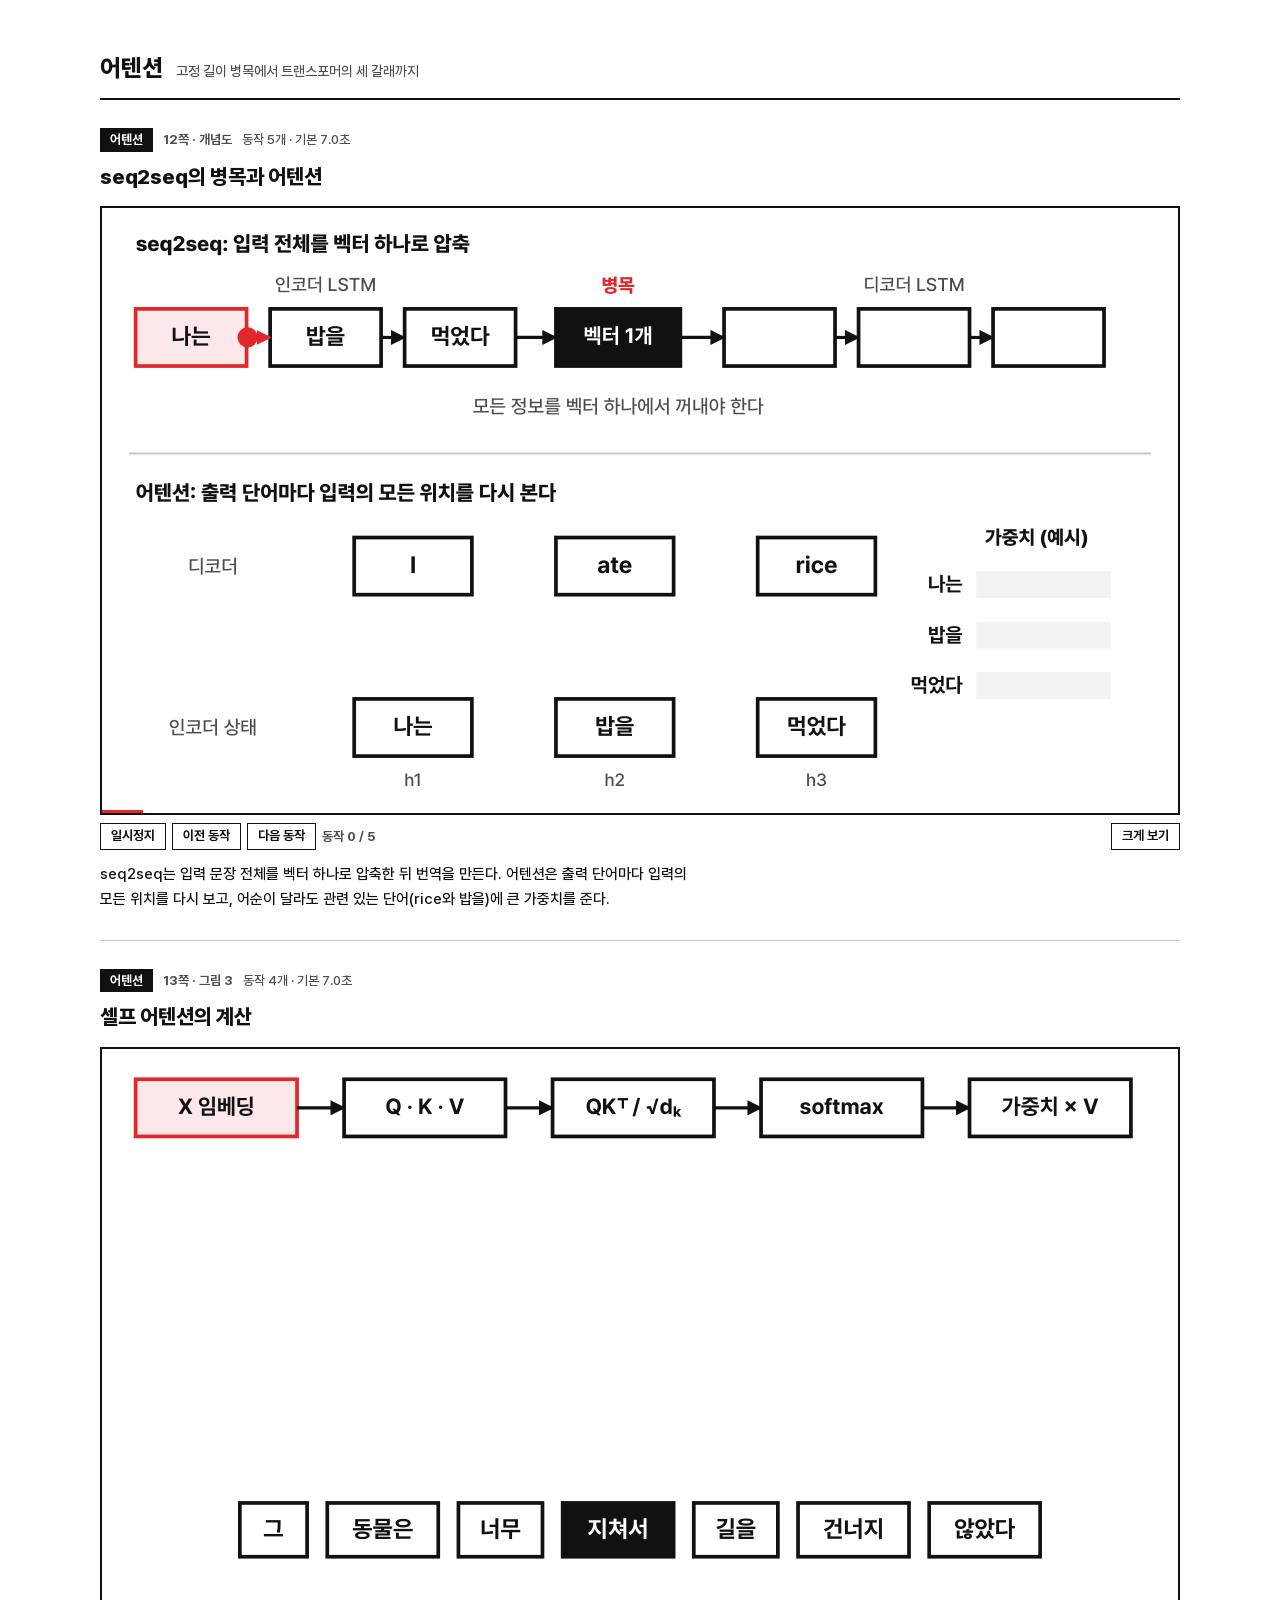
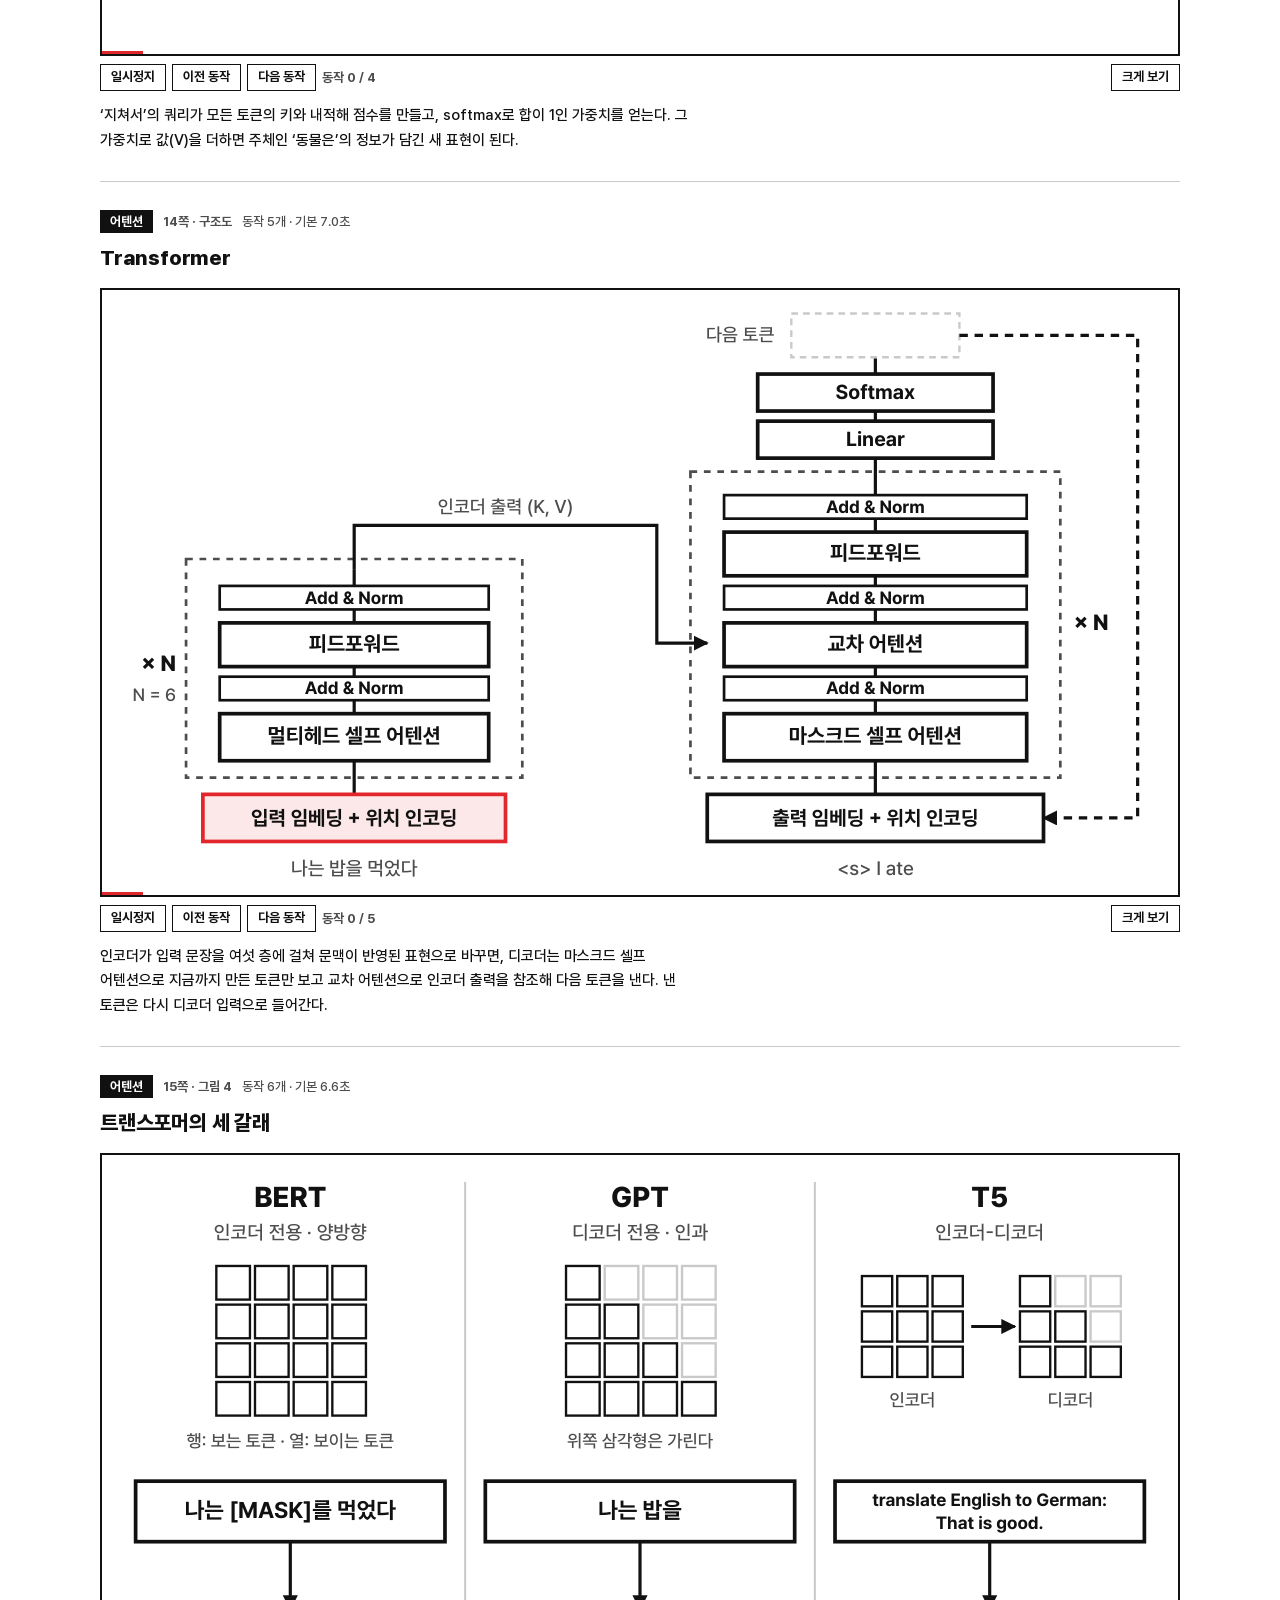
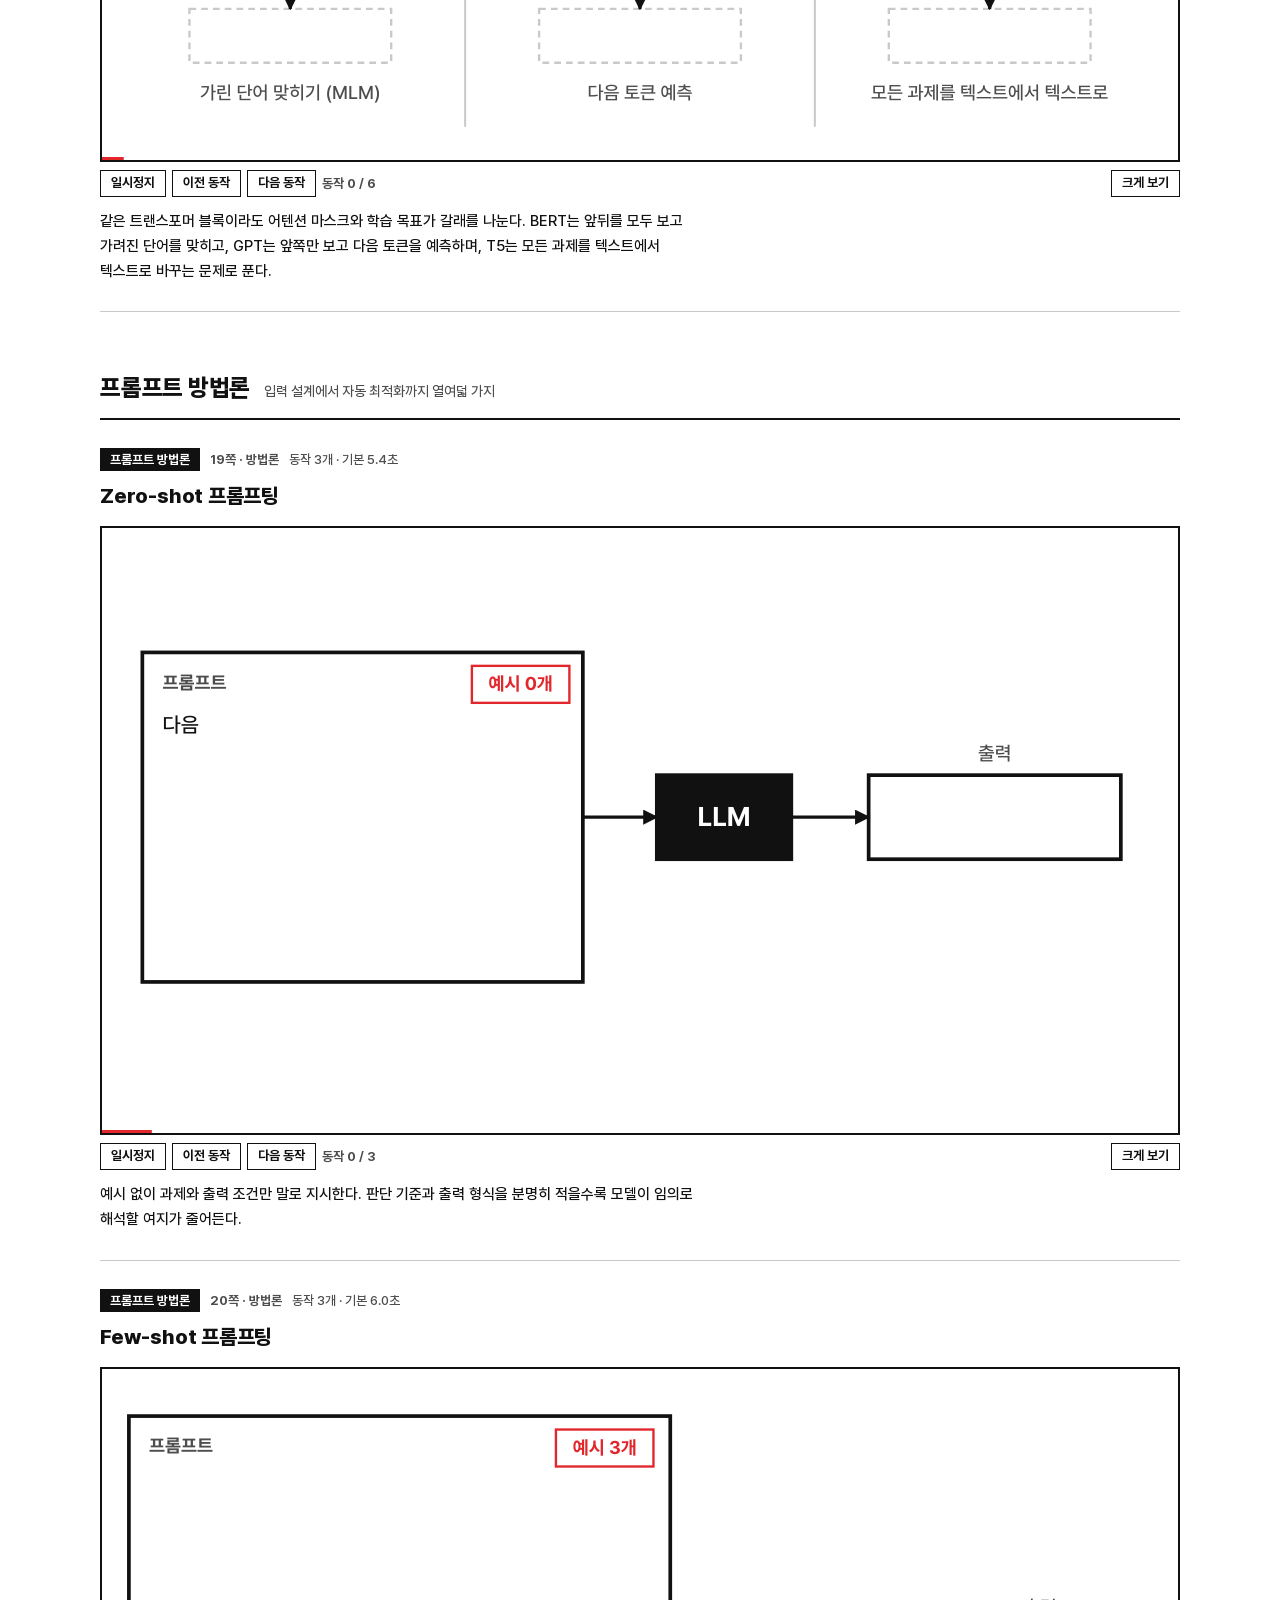
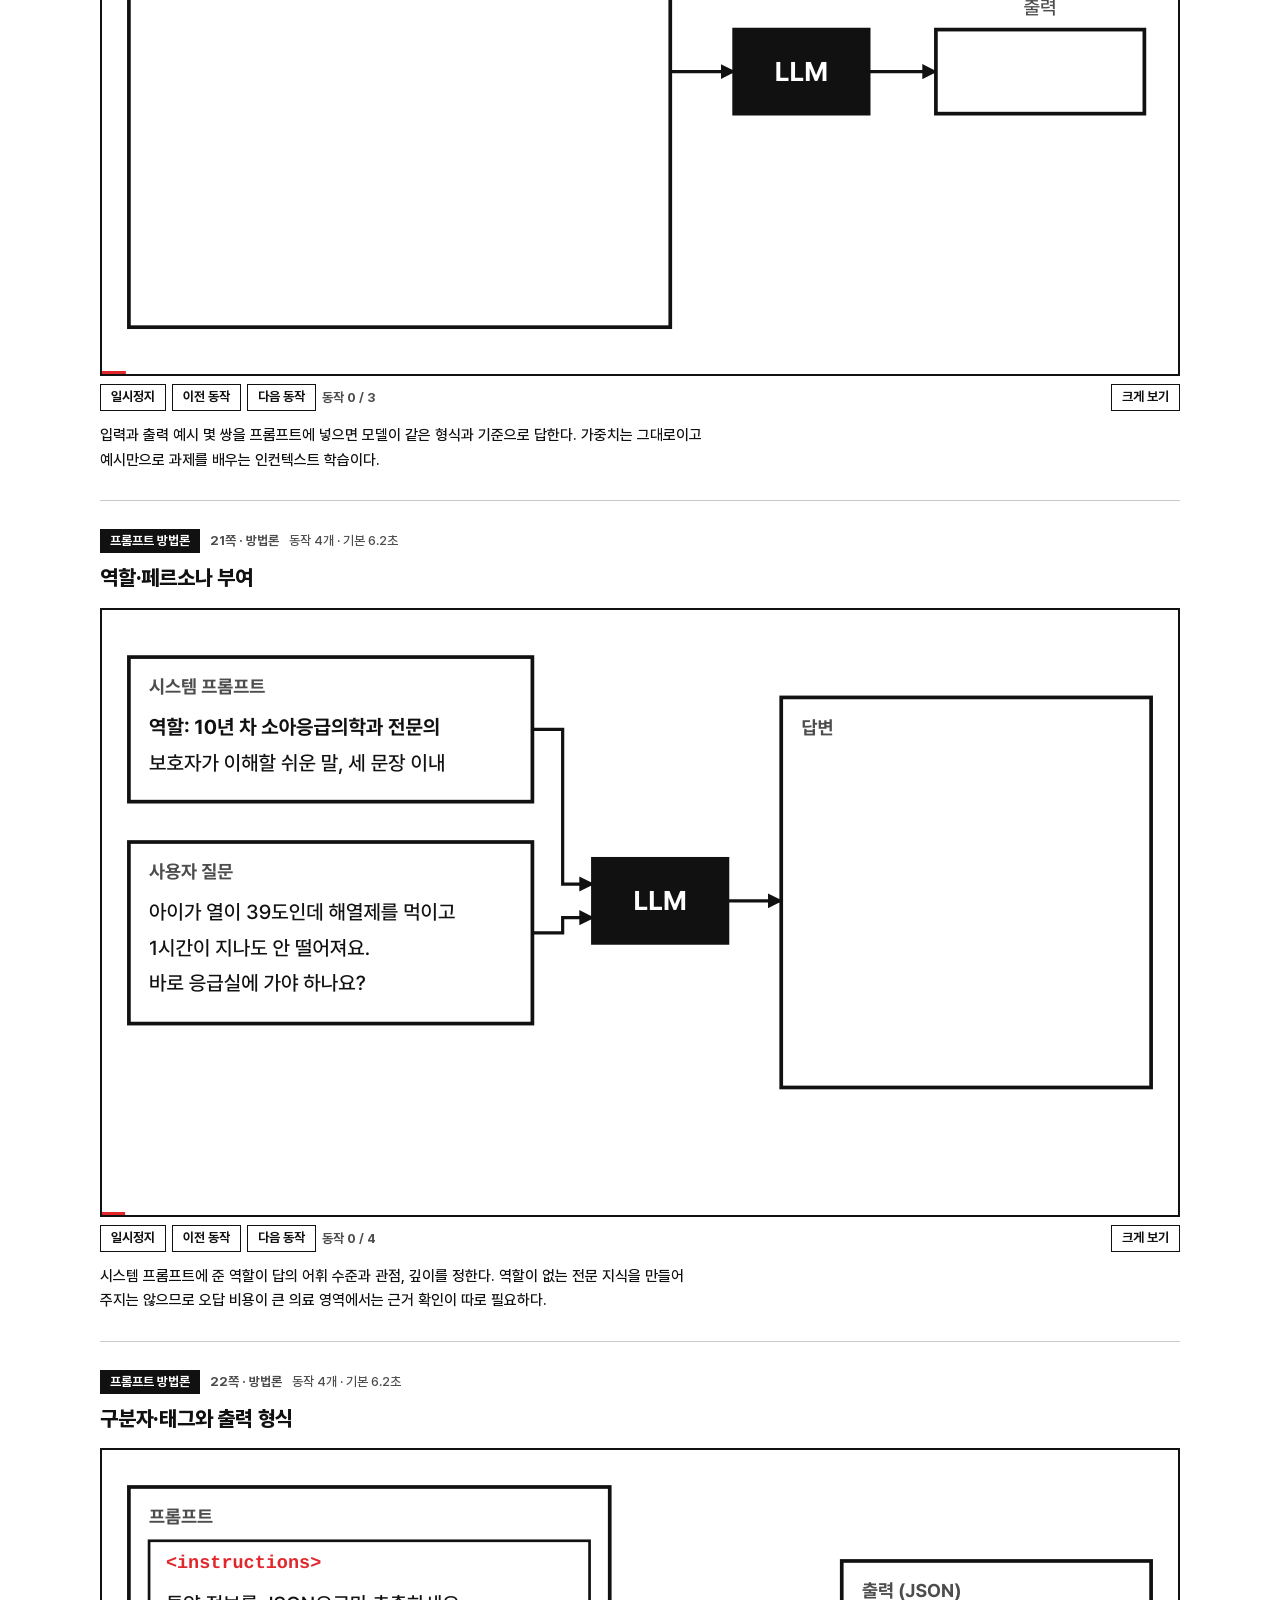
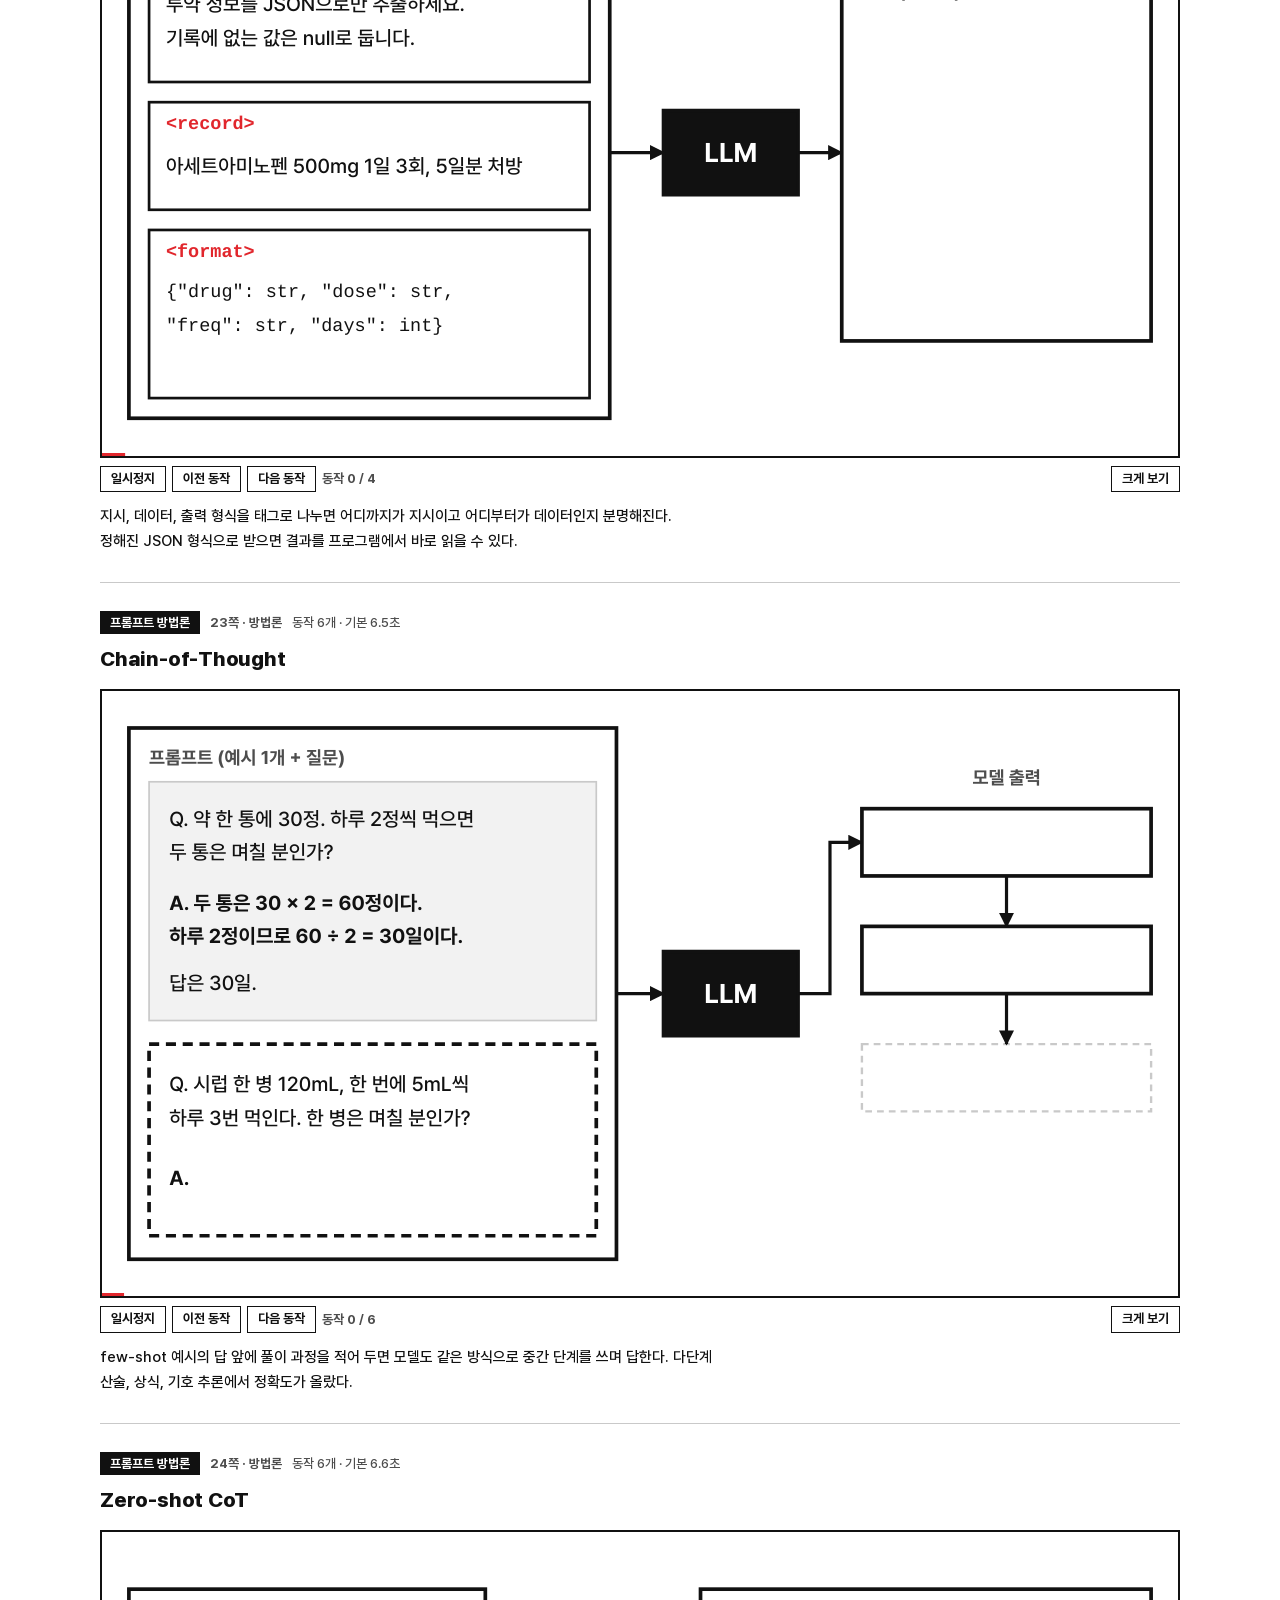
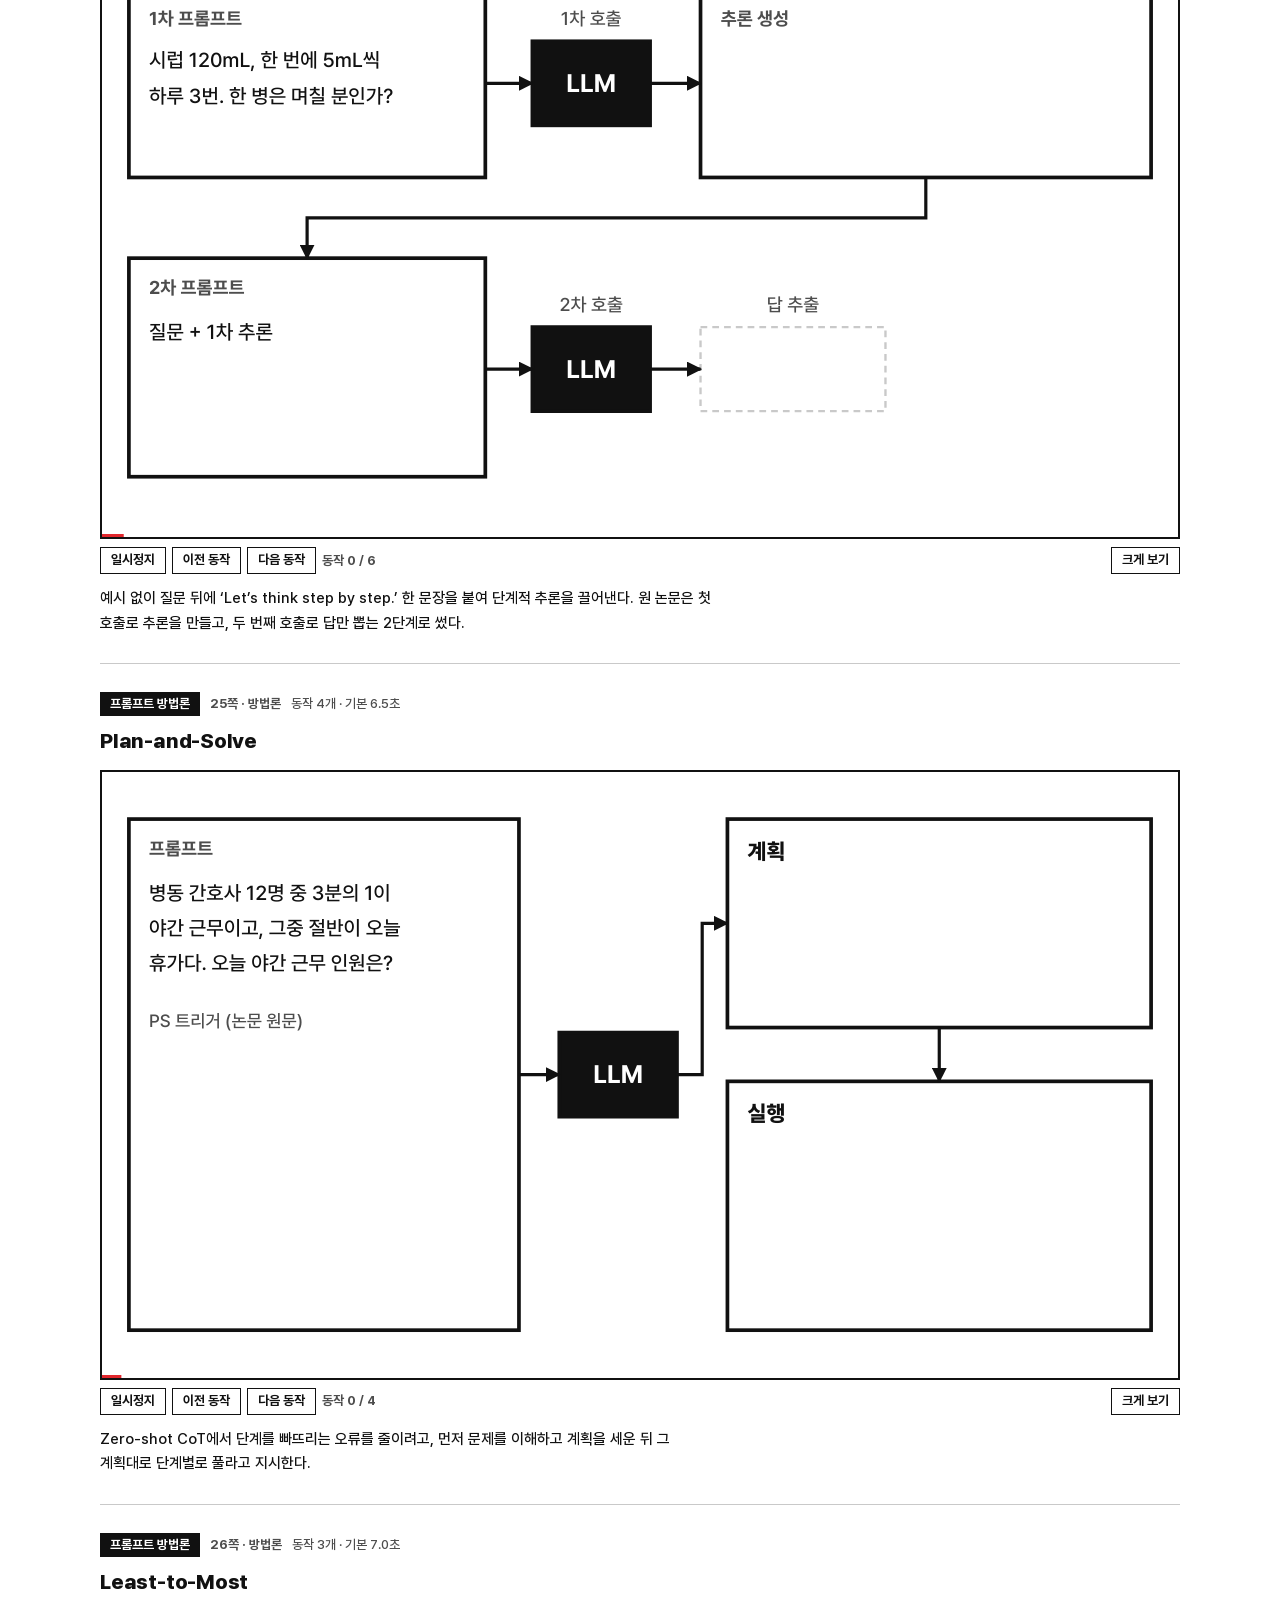
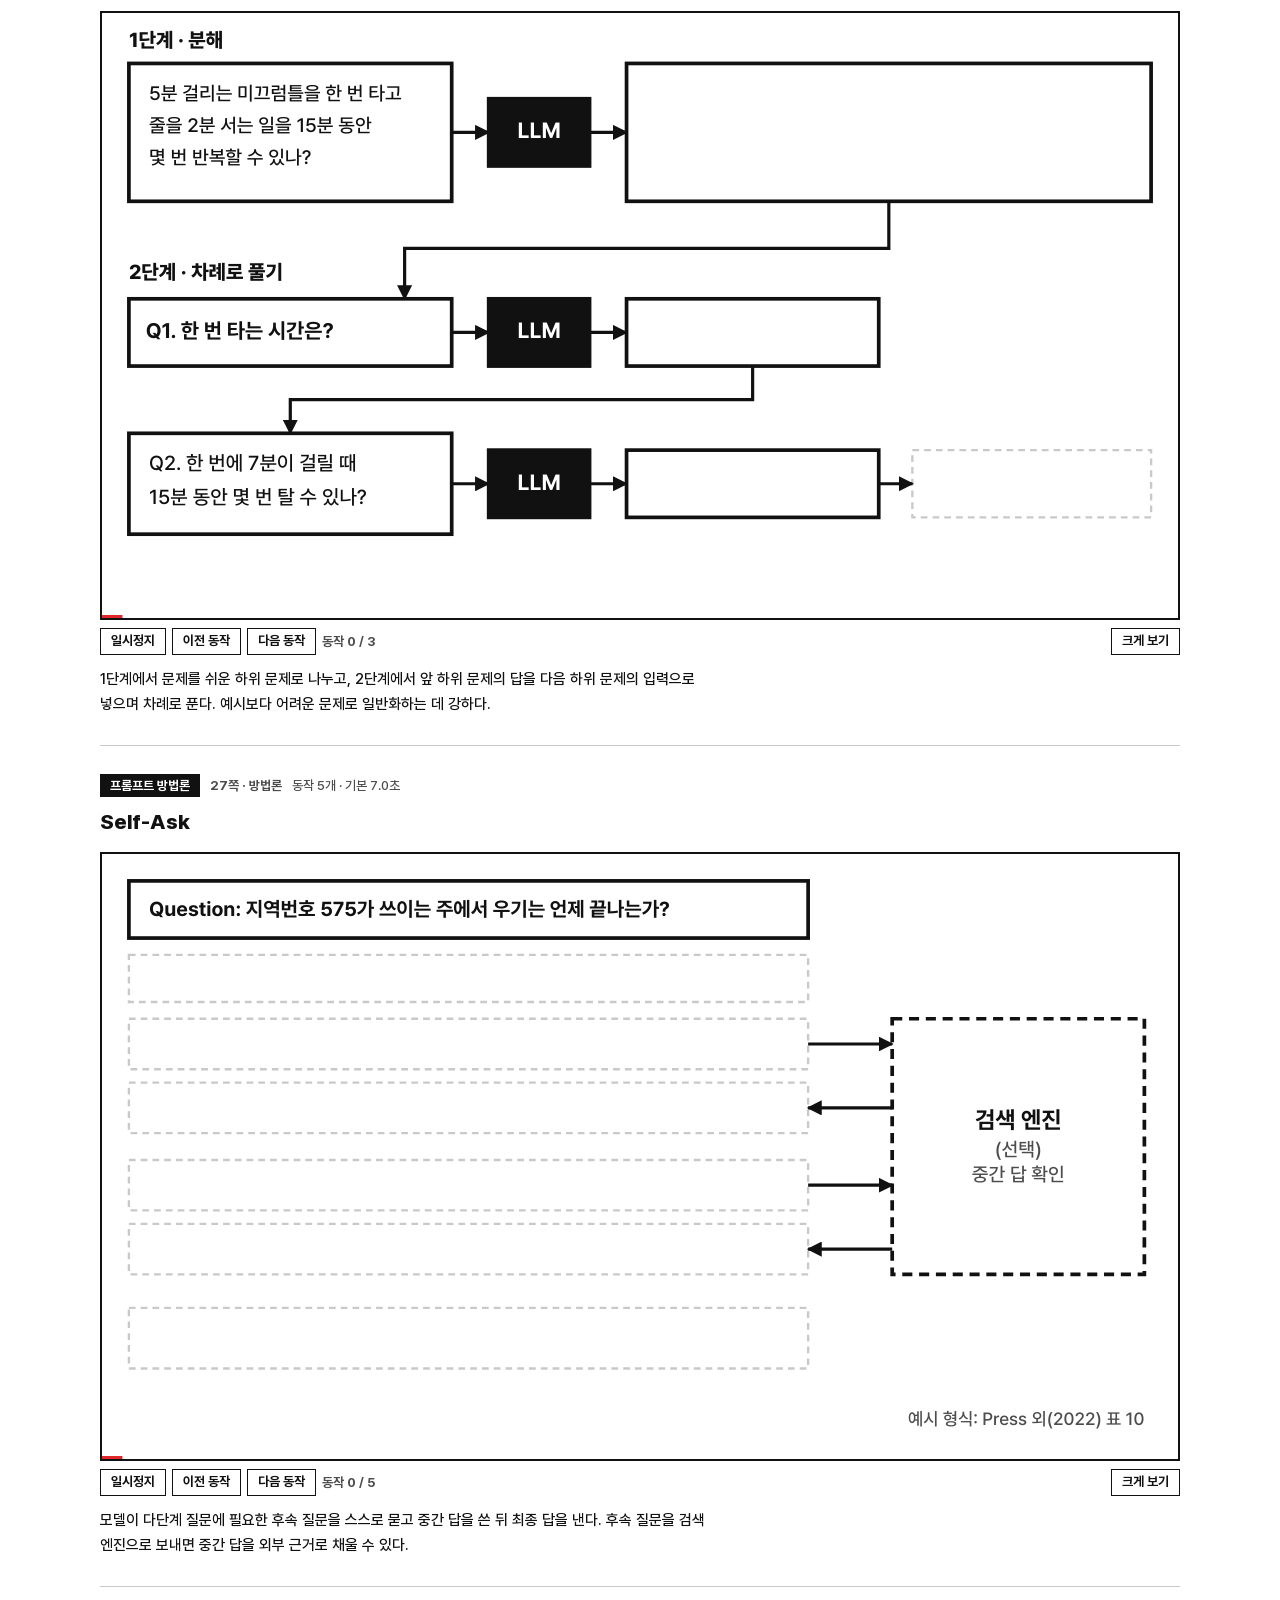
<file: week1/animations.html>
<!doctype html>
<html lang="ko">
<head>
<meta charset="utf-8">
<meta name="viewport" content="width=device-width,initial-scale=1,viewport-fit=cover">
<title>LLM 작동 원리 애니메이션</title>
<style>
@font-face{font-family:"Pretendard";font-style:normal;font-weight:500;font-display:swap;src:url([data-uri]) format("woff2")}
@font-face{font-family:"Pretendard";font-style:normal;font-weight:700;font-display:swap;src:url([data-uri]) format("woff2")}
@font-face{font-family:"Pretendard";font-style:normal;font-weight:800;font-display:swap;src:url([data-uri]) format("woff2")}

/* Layout: 장표 순서대로 내려가는 상영 목록. 각 장면은 장표와 같은 16:9 흑백 무대이고, 위에 장표 배지와 쪽수, 아래에 두 문장 설명이 붙는다 */
:root{color-scheme:light;
  --bg:#ffffff;--ink:#111111;--sub:#4d4d4d;--rule:#c9c9c9;--soft:#f2f2f2;--stage:#ffffff;
  --accent:#e1262c;--accent-soft:#fde8e9;--on-ink:#ffffff;
  --f-display:"Pretendard",-apple-system,BlinkMacSystemFont,"Apple SD Gothic Neo","Noto Sans KR","Malgun Gothic",sans-serif;
  --f-body:"Pretendard",-apple-system,BlinkMacSystemFont,"Apple SD Gothic Neo","Noto Sans KR","Malgun Gothic",sans-serif;
  --f-mono:ui-monospace,"SFMono-Regular",Menlo,Consolas,monospace;
}

[hidden]{display:none!important}
body{margin:0;background:var(--bg);color:var(--ink);font-family:var(--f-body);font-size:15px;line-height:1.65;padding-left:max(16px,env(safe-area-inset-left,0px));padding-right:max(16px,env(safe-area-inset-right,0px));padding-block:0;-webkit-font-smoothing:antialiased;word-break:keep-all;overflow-wrap:break-word}
.wrap{max-width:1080px;margin:0 auto;padding-block:40px 72px}
.tag{display:inline-block;background:var(--ink);color:var(--bg);font-weight:700;font-size:13px;letter-spacing:.02em;padding:3px 14px;line-height:1.5}
.eyebrow{display:flex;align-items:center;gap:12px;flex-wrap:wrap;font-weight:700;font-size:14px}
h1{font-family:var(--f-display);font-weight:800;font-size:clamp(28px,5.2vw,44px);line-height:1.22;letter-spacing:-.02em;margin:16px 0 12px;text-wrap:balance}
.lede{color:var(--sub);max-width:62ch;margin:0}
.tools{display:flex;flex-wrap:wrap;gap:8px;margin-top:22px}
.btn{font:inherit;font-weight:700;font-size:14px;border:2px solid var(--ink);background:var(--bg);color:var(--ink);padding:7px 16px;cursor:pointer;line-height:1.3}
.btn.primary{background:var(--ink);color:var(--bg)}
.btn:hover{border-color:var(--accent)}
.btn:focus-visible,.chip:focus-visible,.stage:focus-visible{outline:3px solid var(--accent);outline-offset:2px}
.nav{display:flex;flex-wrap:wrap;gap:6px;margin-top:18px}
.chip{font-size:13px;font-weight:700;color:var(--ink);text-decoration:none;border:1px solid var(--rule);padding:4px 10px}
.chip:hover{border-color:var(--ink)}
.chip b{font-variant-numeric:tabular-nums;color:var(--sub);font-weight:500;margin-left:6px}
.sec{margin-top:56px;scroll-margin-top:16px}
.sec-head{display:flex;align-items:baseline;gap:14px;flex-wrap:wrap;border-bottom:2px solid var(--ink);padding-bottom:10px}
.sec-head h2{font-family:var(--f-display);font-weight:800;font-size:24px;margin:0;letter-spacing:-.01em}
.sec-head p{margin:0;color:var(--sub);font-size:14px}
.card{padding-block:28px;border-bottom:1px solid var(--rule)}
.meta{display:flex;align-items:center;gap:10px;flex-wrap:wrap;font-size:13px;color:var(--sub);font-weight:700}
.meta .badge{background:var(--ink);color:var(--bg);padding:1px 10px}
.meta .t{font-variant-numeric:tabular-nums;font-weight:500}
.card h3{font-family:var(--f-display);font-weight:800;font-size:21px;margin:8px 0 12px;letter-spacing:-.01em;text-wrap:balance}
.stage{position:relative;max-width:100%;aspect-ratio:16/9;border:2px solid var(--ink);background:var(--stage);cursor:pointer;overflow:hidden}
.stage svg{display:block;width:100%;height:100%;text-rendering:geometricPrecision;shape-rendering:geometricPrecision}
.prog{position:absolute;left:0;right:0;bottom:0;height:3px;background:var(--accent);transform-origin:0 50%;transform:scaleX(0)}
.cap{margin:12px 0 0;max-width:68ch}
.foot{margin-top:56px;font-size:13px;color:var(--sub);border-top:2px solid var(--ink);padding-top:16px;display:grid;gap:8px}
.foot p{margin:0;max-width:76ch}
.foot a{color:var(--ink)}

.ov{position:fixed;inset:0;z-index:50;background:var(--bg);display:grid;grid-template-columns:minmax(0,1fr);grid-template-rows:auto minmax(0,1fr) auto auto;grid-template-areas:"top" "body" "cap" "nav";gap:8px;padding:calc(10px + env(safe-area-inset-top,0px)) max(16px,env(safe-area-inset-right,0px)) calc(10px + env(safe-area-inset-bottom,0px)) max(16px,env(safe-area-inset-left,0px))}
.ov-top{grid-area:top;display:flex;align-items:center;gap:10px;flex-wrap:wrap;min-width:0}
.ov-top .ttl{font-family:var(--f-display);font-weight:800;font-size:19px;flex:1;min-width:0}
.ov-top .cnt{font-variant-numeric:tabular-nums;color:var(--sub);font-weight:700}
.ov-body{grid-area:body;display:flex;flex-direction:column;align-items:center;justify-content:center;min-height:0;min-width:0}
.ov-stage{width:min(100%,calc((100vh - 230px) * 16 / 9));width:min(100%,calc((100dvh - 230px) * 16 / 9))}
.ov-host{width:100%;height:100%}
.ov-hint{display:none;margin:10px 0 0;font-size:13px;color:var(--sub);text-align:center}
.ov-cap{grid-area:cap;max-width:80ch;margin:0 auto;text-align:center}
.ov-nav{grid-area:nav;display:flex;justify-content:center;align-items:center;gap:6px;flex-wrap:wrap}
.ov-nav .stp{min-width:6.5em;text-align:center}
.kbd{flex-basis:100%;margin:2px 0 0;font-size:12px;color:var(--sub);text-align:center}
.sel{font:inherit;font-size:13px;font-weight:700;border:2px solid var(--ink);background:var(--bg);color:var(--ink);padding:6px 8px;border-radius:0}
@media (orientation:portrait) and (max-width:700px){.ov-hint{display:block}}
@media (max-width:700px){.ov-top .ttl{order:-1;flex-basis:100%;font-size:18px}.ov-top .tag,#fsBtn{display:none}.ov-top .sel{flex:1;min-width:0}}
@media (pointer:coarse){.kbd{display:none}}
@media (max-height:560px) and (orientation:landscape){
  .ov{grid-template-columns:minmax(0,1fr) 172px;grid-template-rows:auto minmax(0,1fr);grid-template-areas:"body top" "body nav";gap:6px 12px;padding-block:calc(8px + env(safe-area-inset-top,0px)) calc(8px + env(safe-area-inset-bottom,0px))}
  .ov-cap,.kbd,.ov-top .tag,#fsBtn{display:none}
  .ov-top{flex-direction:column;align-items:stretch;gap:6px}
  .ov-top .ttl{font-size:15px;line-height:1.3}
  .ov-nav{flex-direction:column;align-items:stretch;justify-content:flex-end;gap:5px}
  .ov-nav .stp{min-width:0}
  .ov .btn,.ov .sel{padding:4px 8px;font-size:12.5px}
  .ov-stage{width:min(100%,calc((100vh - 20px) * 16 / 9));width:min(100%,calc((100dvh - 20px) * 16 / 9))}
}
.modes{display:flex;flex-wrap:wrap;align-items:center;gap:6px;margin-top:12px}
.modes .ml{font-size:13px;font-weight:700;color:var(--sub);margin-right:2px}
.mode{font:inherit;font-size:13px;font-weight:700;line-height:1.3;border:1.5px solid var(--rule);background:var(--bg);color:var(--ink);padding:5px 12px;cursor:pointer}
.mode[aria-checked="true"]{border-color:var(--ink);background:var(--ink);color:var(--bg)}
.mode:focus-visible,.cbtn:focus-visible,.sel:focus-visible{outline:3px solid var(--accent);outline-offset:2px}
.ctl{display:flex;flex-wrap:wrap;align-items:center;gap:6px;margin-top:8px}
.cbtn{font:inherit;font-size:13px;font-weight:700;line-height:1.3;border:1.5px solid var(--ink);background:var(--bg);color:var(--ink);padding:4px 10px;cursor:pointer}
.cbtn:hover,.mode:hover{border-color:var(--accent)}
.stp{font-size:13px;font-weight:700;color:var(--sub);font-variant-numeric:tabular-nums}
.ctl .zoom{margin-left:auto}

/* SVG */
.tx{dominant-baseline:central;fill:var(--ink);font-family:var(--f-body)}
.tx.sub,.sb{fill:var(--sub)}
.tx.acc{fill:var(--accent)}
.tx.wht{fill:#fff}
.tx.oi{fill:var(--on-ink)}
.gl{stroke:var(--accent);stroke-width:1.5}
.slot{fill:none;stroke:var(--rule);stroke-width:1.4;stroke-dasharray:4 3}
.ctx.d{opacity:.3}
.mono{font-family:var(--f-mono)}
.bx rect,.bx circle{fill:var(--stage);stroke:var(--ink);stroke-width:2.2;transition:fill .25s,stroke .25s}
.bx .lb{fill:var(--ink)}
.bx.solid rect,.bx.solid circle{fill:var(--ink)}
.bx.solid .lb,.bx.solid .sb{fill:var(--on-ink)}
.bx.ghost rect{fill:var(--soft);stroke:var(--rule);stroke-width:1}
.bx.dash rect{stroke-dasharray:6 4}
.bx.thin rect{stroke-width:1.6}
.bx.tagb rect{fill:var(--stage);stroke:var(--accent);stroke-width:1.4}
.bx.tagb .lb{fill:var(--accent)}
.bx.on rect,.bx.on circle{stroke:var(--accent);fill:var(--accent-soft)}
.bx.solid.on rect,.bx.solid.on circle{fill:var(--accent);stroke:var(--accent)}
.bx.solid.on .lb,.bx.solid.on .sb{fill:#fff}
.bx.muted,.muted{opacity:.3}
.wr{fill:none;stroke:var(--ink);stroke-width:1.9;transition:stroke .2s,opacity .25s}
.wr.ar{marker-end:url(#ah)}
.wr.on{stroke:var(--accent)}
.wr.on.ar{marker-end:url(#aha)}
.wr.dash{stroke-dasharray:5 4}
.wr.thin{stroke-width:1.5}
.wr.inv{stroke:transparent}
.wr.inv.ar{marker-end:none}
.wr.inv.on{stroke:var(--accent)}
.wr.mute{opacity:.3}
.wr.nomk{marker-end:none!important}
.dt{fill:var(--accent)}
.br{fill:var(--ink)}
.br.acc{fill:var(--accent)}
.track{fill:var(--soft)}
.cell{fill:var(--stage);stroke:var(--ink);stroke-width:1.4;transition:fill .25s,opacity .25s,stroke .25s}
.cell.f{fill:var(--ink)}
.cell.s{fill:var(--soft)}
.cell.a{fill:var(--accent);stroke:var(--accent)}
.cell.d{opacity:.22}
.cell.e{stroke:var(--rule)}
.ctx{dominant-baseline:central;font-family:var(--f-body);font-size:10px;font-weight:700;fill:var(--ink);transition:fill .25s}
.ctx.w{fill:#fff}
.ctx.o{fill:var(--on-ink)}
.frame{fill:none;stroke:var(--sub);stroke-width:1.6;stroke-dasharray:4 4;transition:stroke .25s}
.frame.on{stroke:var(--accent);stroke-width:2}
.win{fill:none;stroke:var(--accent);stroke-width:2;stroke-dasharray:6 4}
.rule{stroke:var(--rule);stroke-width:1.2}
.xm{stroke:var(--accent);stroke-width:3;stroke-linecap:round}
.att{stroke:var(--accent);fill:none;stroke-linecap:round}
.curve{fill:none;stroke:var(--accent);stroke-width:2;stroke-linejoin:round}
.base{stroke:var(--rule);stroke-width:1}
.icon{fill:var(--soft);stroke:var(--ink);stroke-width:1.4}
.icon-l{fill:none;stroke:var(--ink);stroke-width:1.4}
.icon-d{fill:var(--ink)}
.mk{fill:var(--ink)}
.mka{fill:var(--accent)}
.fade{transition:opacity .3s}
.hid{opacity:0}
@media (prefers-reduced-motion:reduce){.fade,.bx rect,.bx circle,.wr,.cell,.ctx,.frame{transition:none}}

</style>
</head>
<body>

<svg width="0" height="0" style="position:absolute" aria-hidden="true" focusable="false">
  <defs>
    <marker id="ah" viewBox="0 0 10 10" refX="9" refY="5" markerWidth="9" markerHeight="9" markerUnits="userSpaceOnUse" orient="auto-start-reverse"><path d="M0,0 L10,5 L0,10 z" class="mk"/></marker>
    <marker id="aha" viewBox="0 0 10 10" refX="9" refY="5" markerWidth="9" markerHeight="9" markerUnits="userSpaceOnUse" orient="auto-start-reverse"><path d="M0,0 L10,5 L0,10 z" class="mka"/></marker>
  </defs>
</svg>
<div class="wrap">
  <header>
    <p style="margin:0 0 14px;font-weight:700;font-size:14px"><a href="./" style="color:inherit">← 1주차 강의</a> · <a href="../" style="color:inherit">XREAL CV · AI Agent Community</a></p>
    <div class="eyebrow"><span class="tag">애니메이션</span><span>LLM의 역사와 작동 원리, 그리고 레드티밍 v0.4 · 장표 순서</span></div>
    <h1>모델 작동 원리와 프롬프트 방법론, 32개 장면</h1>
    <p class="lede">장표의 구조도와 프롬프트 방법론 장을 장표 순서대로 반복 애니메이션으로 옮겼다. 빨간 점과 빨간 테두리가 지금 계산이 일어나는 곳이다. 장면을 누르면 멈추고 다시 누르면 이어지며, 장면 아래 버튼으로 동작을 하나씩 앞뒤로 옮길 수 있다. ‘크게 보기’나 ‘발표 모드’를 누르면 한 장면씩 화면 가득 띄운다.</p>
    <div class="tools">
      <button class="btn primary" id="presBtn" type="button">발표 모드</button>
      <button class="btn" id="playBtn" type="button">모두 일시정지</button>
    </div>
    <div class="modes" role="radiogroup" aria-label="재생 방식">
      <span class="ml">재생 방식</span>
      <button class="mode" type="button" role="radio" data-mode="loop" aria-checked="false">연속 재생</button>
      <button class="mode" type="button" role="radio" data-mode="hold" aria-checked="true">동작마다 잠깐 멈춤</button>
      <button class="mode" type="button" role="radio" data-mode="click" aria-checked="false">누를 때마다 한 동작</button>
    </div>
    <nav class="nav" id="nav" aria-label="장 이동"></nav>
  </header>
  <main id="scenes"></main>
  <footer class="foot">
    <p>모든 장면은 개념도다. ‘예시 값’과 ‘가상 점수’로 표시한 수치, 어텐션 가중치, 유사도 값은 장표와 같은 설명용 값이다. 장면 속 예문은 장표의 예시를 옮겼고, T5 예문은 원 논문 그림 1의 번역 예시다.</p>
    <p>동작 경계는 움직이는 점, 막대, 글자가 모두 멈춘 순간으로 정했다. ‘동작마다 잠깐 멈춤’은 경계마다 0.8초씩 멈추고, ‘누를 때마다 한 동작’은 버튼이나 화면을 누를 때마다 한 동작씩 진행한다.</p>
    <p>VLA 장면은 원 논문에 맞춰 로봇 상태를 π0의 행동 전문가 입력으로만 그렸다. OpenVLA는 이미지 한 장과 언어 지시만 받고(Kim 외, 2024, 6절), RT-2는 카메라 이미지와 과제 설명을 입력으로 쓴다(Zitkovich 외, 2023). π0는 로봇 상태와 노이즈 섞인 행동을 행동 전문가 가중치로 보낸다(Black 외, 2024). 장표 그림 8은 로봇 상태를 VLM 백본의 공통 입력으로 그리고 있다.</p>
    <p>원본 장표: 「LLM의 역사와 작동 원리, 그리고 레드티밍」 v0.4 · 기준일 2026. 10. 25</p>
  </footer>
</div>
<div class="ov" id="ov" hidden role="dialog" aria-modal="true" aria-label="발표 모드">
  <div class="ov-top">
    <span class="tag" id="ovMeta"></span>
    <span class="ttl" id="ovTtl"></span>
    <span class="cnt" id="ovCnt"></span>
    <select class="sel" id="ovMode" aria-label="재생 방식">
      <option value="loop">연속 재생</option>
      <option value="hold">동작마다 잠깐 멈춤</option>
      <option value="click">누를 때마다 한 동작</option>
    </select>
    <button class="btn" id="fsBtn" type="button" hidden>전체 화면</button>
    <button class="btn" id="ovClose" type="button">닫기</button>
  </div>
  <div class="ov-body" id="ovBody">
    <div class="stage ov-stage" id="ovStage"><div class="ov-host" id="ovHost"></div><div class="prog" id="ovBar"></div></div>
    <p class="ov-hint">휴대폰을 가로로 돌리면 화면 가득 볼 수 있다.</p>
  </div>
  <p class="ov-cap" id="ovCap"></p>
  <div class="ov-nav">
    <button class="btn" id="prevBtn" type="button">이전 장면</button>
    <button class="btn" id="ovPrevStep" type="button">이전 동작</button>
    <button class="btn primary" id="ovPlay" type="button">일시정지</button>
    <button class="btn" id="ovNextStep" type="button">다음 동작</button>
    <button class="btn" id="nextBtn" type="button">다음 장면</button>
    <span class="stp" id="ovStp"></span>
    <p class="kbd" id="ovKbd"></p>
  </div>
</div>
<script>
'use strict';
/* 장면 엔진: 모든 상태는 시간 t의 순수 함수다. update(t)를 부르면 그 순간의 그림이 된다. */
const NS = 'http://www.w3.org/2000/svg';
const SCENES = [];
function scene(def) { SCENES.push(def); }
function mk(tag, attrs, parent) {
  const e = document.createElementNS(NS, tag);
  if (attrs) for (const k in attrs) { const v = attrs[k]; if (v !== undefined && v !== null) e.setAttribute(k, v); }
  if (parent) parent.appendChild(e);
  return e;
}
const ease = k => (k < 0.5 ? 4 * k * k * k : 1 - Math.pow(-2 * k + 2, 3) / 2);
const prog = (t, t0, t1) => (t <= t0 ? 0 : t >= t1 ? 1 : (t - t0) / (t1 - t0));
const MINFS = 10.5;
const node = (g, x, y, w, h) => ({ g, x, y, w, h, cx: x + w / 2, cy: y + h / 2, t: [x + w / 2, y], b: [x + w / 2, y + h], l: [x, y + h / 2], r: [x + w, y + h / 2] });

class Scene {
  constructor(svg, dur) {
    this.svg = svg; this.dur = dur; this.tr = []; this.fits = []; this.iv = [];
    this.root = mk('g', null, svg); this.top = mk('g', null, svg);
  }
  update(t) { for (const f of this.tr) f(t); }

  /* ---------- 그리기 ---------- */
  text(x, y, str, o = {}) {
    const fs = Math.max(MINFS, o.fs || 13);
    const t = mk('text', { x, y, 'font-size': fs, 'font-weight': o.fw || 500, 'text-anchor': o.anchor || 'middle', class: 'tx' + (o.cls ? ' ' + o.cls : '') }, o.parent || this.root);
    t.textContent = str;
    if (o.maxw) this.fits.push([t, o.maxw, fs]);
    return t;
  }
  rich(x, y, parts, o = {}) {
    const fs = Math.max(MINFS, o.fs || 13);
    const t = mk('text', { x, y, 'font-size': fs, 'font-weight': o.fw || 500, 'text-anchor': o.anchor || 'middle', class: 'tx' }, o.parent || this.root);
    parts.forEach(p => { const s = mk('tspan', { class: p[1] || null, 'font-weight': p[2] || null }, t); s.textContent = p[0]; });
    if (o.maxw) this.fits.push([t, o.maxw, fs]);
    return t;
  }
  lines(x, y, arr, o = {}) {
    const lh = o.lh || (o.fs || 13) * 1.55;
    return arr.map((s, i) => this.text(x, y + i * lh, s, Object.assign({ anchor: 'start' }, o)));
  }
  box(x, y, w, h, label, o = {}) {
    const g = mk('g', { class: 'bx' + (o.cls ? ' ' + o.cls : '') }, o.parent || this.root);
    mk('rect', { x, y, width: w, height: h, rx: o.rx || 0 }, g);
    const n = node(g, x, y, w, h);
    const fs = o.fs || 15, sfs = o.sfs || 11.5, pad = o.pad == null ? 8 : o.pad;
    const rows = [];
    if (label !== undefined && label !== '') String(label).split('\n').forEach(s => rows.push([s, fs, o.fw || 700, 'lb' + (o.mono ? ' mono' : '')]));
    if (o.sub) String(o.sub).split('\n').forEach(s => rows.push([s, sfs, 500, 'sb']));
    const hs = rows.map(r => r[1] * 1.3);
    let yy = n.cy - hs.reduce((a, b) => a + b, 0) / 2;
    const anchor = o.anchor || 'middle';
    const ax = anchor === 'start' ? x + pad + 2 : x + w / 2;
    n.tx = rows.map((r, i) => { const t = this.text(ax, yy + hs[i] / 2, r[0], { fs: r[1], fw: r[2], cls: r[3], anchor, parent: g, maxw: w - pad * 2 }); yy += hs[i]; return t; });
    return n;
  }
  /* 머리글과 여러 줄 본문이 있는 문서형 상자 */
  doc(x, y, w, h, head, rows, o = {}) {
    const n = this.box(x, y, w, h, '', o);
    const fs = o.fs || 12, lh = o.lh || fs * 1.6, px = x + 12;
    let yy = y + 18;
    if (head) { n.head = this.text(px, yy, head, { fs: 11, fw: 700, cls: 'sub', anchor: 'start', parent: n.g, maxw: w - 24 }); yy += o.gap || 26; }
    n.rows = rows.map((r, i) => {
      const s = typeof r === 'string' ? { t: r } : r;
      const tn = this.text(px + (s.ind || 0), yy + i * lh, s.t, { fs: s.fs || fs, fw: s.fw || 500, cls: s.cls, anchor: 'start', parent: n.g, maxw: w - 24 - (s.ind || 0) });
      if (s.mono) tn.classList.add('mono');
      return tn;
    });
    return n;
  }
  circ(cx, cy, r, label, o = {}) {
    const g = mk('g', { class: 'bx' + (o.cls ? ' ' + o.cls : '') }, o.parent || this.root);
    mk('circle', { cx, cy, r }, g);
    const n = node(g, cx - r, cy - r, 2 * r, 2 * r);
    n.tx = [this.text(cx, cy, label, { fs: o.fs || 15, fw: 700, cls: 'lb', parent: g })];
    return n;
  }
  wire(pts, o = {}) {
    const d = 'M' + pts.map(p => p[0] + ',' + p[1]).join(' L');
    return mk('path', { d, class: 'wr' + (o.arrow === false ? '' : ' ar') + (o.cls ? ' ' + o.cls : '') }, o.parent || this.root);
  }
  path(d, o = {}) { return mk('path', { d, class: 'wr' + (o.arrow === false ? '' : ' ar') + (o.cls ? ' ' + o.cls : '') }, o.parent || this.root); }
  hv(a, b, o = {}) { const m = o.mx !== undefined ? o.mx : (a[0] + b[0]) / 2; return this.wire(a[1] === b[1] ? [a, b] : [a, [m, a[1]], [m, b[1]], b], o); }
  vh(a, b, o = {}) { const m = o.my !== undefined ? o.my : (a[1] + b[1]) / 2; return this.wire(a[0] === b[0] ? [a, b] : [a, [a[0], m], [b[0], m], b], o); }
  hL(a, b, o = {}) { return this.wire([a, [b[0], a[1]], b], o); }
  vL(a, b, o = {}) { return this.wire([a, [a[0], b[1]], b], o); }
  rect(x, y, w, h, cls, parent) { return mk('rect', { x, y, width: w, height: h, class: cls || '' }, parent || this.root); }
  line(x1, y1, x2, y2, cls, parent) { return mk('line', { x1, y1, x2, y2, class: cls || 'rule' }, parent || this.root); }
  group(cls, parent) { return mk('g', { class: cls || '' }, parent || this.root); }
  cells(x, y, n, size, gap, cls, parent) { const out = []; for (let i = 0; i < n; i++) out.push(this.rect(x + i * (size + gap), y, size, size, 'cell' + (cls ? ' ' + cls : ''), parent)); return out; }
  /* 결과 상자가 나타나기 전 자리를 점선으로 비워 둔다 */
  slot(ns) { [].concat(ns).forEach(n => { const r = mk('rect', { x: n.x, y: n.y, width: n.w, height: n.h, class: 'slot' }); n.g.parentNode.insertBefore(r, n.g); }); }
  xmark(cx, cy, s) { const g = mk('g', null, this.top); const h = s / 2; this.line(cx - h, cy - h, cx + h, cy + h, 'xm', g); this.line(cx - h, cy + h, cx + h, cy - h, 'xm', g); return g; }
  img(x, y, w, h, kind) {
    const g = mk('g', null, this.root);
    mk('rect', { x, y, width: w, height: h, class: 'icon' }, g);
    if (kind === 'xray') {
      mk('ellipse', { cx: x + w * 0.33, cy: y + h * 0.53, rx: w * 0.15, ry: h * 0.3, class: 'icon-l' }, g);
      mk('ellipse', { cx: x + w * 0.67, cy: y + h * 0.53, rx: w * 0.15, ry: h * 0.3, class: 'icon-l' }, g);
      mk('path', { d: `M${x + w / 2},${y + h * 0.14} V${y + h * 0.88}`, class: 'icon-l' }, g);
    } else if (kind === 'cat') {
      const cx = x + w / 2, cy = y + h * 0.58, r = Math.min(w, h) * 0.26;
      mk('path', { d: `M${cx - r * 0.95},${cy - r * 0.4} L${cx - r * 0.78},${cy - r * 1.4} L${cx - r * 0.2},${cy - r * 0.93} Z M${cx + r * 0.95},${cy - r * 0.4} L${cx + r * 0.78},${cy - r * 1.4} L${cx + r * 0.2},${cy - r * 0.93} Z`, class: 'icon-l' }, g);
      mk('circle', { cx, cy, r, class: 'icon-l' }, g);
      mk('circle', { cx: cx - r * 0.38, cy: cy - r * 0.1, r: Math.max(1.2, r * 0.1), class: 'icon-d' }, g);
      mk('circle', { cx: cx + r * 0.38, cy: cy - r * 0.1, r: Math.max(1.2, r * 0.1), class: 'icon-d' }, g);
    } else {
      mk('circle', { cx: x + w * 0.72, cy: y + h * 0.3, r: Math.min(w, h) * 0.1, class: 'icon-l' }, g);
      mk('path', { d: `M${x + w * 0.1},${y + h * 0.84} L${x + w * 0.38},${y + h * 0.46} L${x + w * 0.57},${y + h * 0.7} L${x + w * 0.71},${y + h * 0.56} L${x + w * 0.9},${y + h * 0.84} Z`, class: 'icon-l' }, g);
    }
    return node(g, x, y, w, h);
  }

  /* ---------- 시간축 ---------- */
  /* 한 요소의 같은 클래스에 여러 시간 창이 겹쳐도 하나라도 켜져 있으면 켠다 */
  _win(e, name, t0, t1, invert, rec = true) {
    e.__w = e.__w || {};
    let list = e.__w[name];
    if (!list) {
      list = e.__w[name] = [];
      let s;
      this.tr.push(t => {
        let v = false;
        for (const w of list) if (t >= w[0] && t < w[1]) { v = true; break; }
        if (v !== s) { s = v; e.classList.toggle(name, invert ? !v : v); }
      });
    }
    list.push([t0, t1]);
    if (rec) { if (t0 > 0.05) this.iv.push([t0, t0 + 0.3, 0]); if (t1 < this.dur) this.iv.push([t1, t1 + 0.3, 0]); }
  }
  _toggle(ns, name, t0, t1, invert) {
    [].concat(ns).forEach(n => { const e = n && (n.g || n); if (e) this._win(e, name, t0, t1, invert); });
  }
  hl(ns, t0, t1 = 1e9) { this._toggle(ns, 'on', t0, t1); }
  cls(ns, name, t0, t1 = 1e9) { this._toggle(ns, name, t0, t1); }
  vis(ns, t0, t1 = 1e9) { [].concat(ns).forEach(n => { const e = n.g || n; e.classList.add('fade', 'hid'); }); this._toggle(ns, 'hid', t0, t1, true); }
  dot(p, t0, t1, o = {}) {
    const c = mk('circle', { r: o.r || 6, class: 'dt' }, this.top);
    c.style.display = 'none';
    let L = null;
    if (o.lit !== false) this._win(p, 'on', t0, t1 + 0.3, false, false);
    this.iv.push([t0, t1, 1]);
    this.tr.push(t => {
      if (t < t0 || t >= t1) { if (c.style.display !== 'none') c.style.display = 'none'; return; }
      if (L === null) L = p.getTotalLength();
      let k = ease((t - t0) / (t1 - t0));
      const q = p.getPointAtLength(k * L);
      c.setAttribute('cx', q.x.toFixed(1)); c.setAttribute('cy', q.y.toFixed(1));
      if (o.shrink) { c.setAttribute('r', ((o.r || 6) * (1 - k * o.shrink[0])).toFixed(2)); c.style.opacity = (1 - k * o.shrink[1]).toFixed(2); }
      if (c.style.display === 'none') c.style.display = '';
    });
    return c;
  }
  bar(x, y, w, h, t0, t1, o = {}) {
    const r = this.rect(x, y, 0, h, 'br' + (o.cls ? ' ' + o.cls : ''), o.parent);
    this.iv.push([t0, t1, 1]);
    this.tr.push(t => r.setAttribute('width', (w * ease(prog(t, t0, t1))).toFixed(1)));
    return r;
  }
  vbar(x, base, w, h, t0, t1, o = {}) {
    const r = this.rect(x, base, w, 0, 'br' + (o.cls ? ' ' + o.cls : ''), o.parent);
    this.iv.push([t0, t1, 1]);
    this.tr.push(t => { const hh = h * ease(prog(t, t0, t1)); r.setAttribute('y', (base - hh).toFixed(1)); r.setAttribute('height', hh.toFixed(1)); });
    return r;
  }
  type(tn, t0, t1) {
    const ch = [...tn.textContent];
    tn.__full = tn.textContent;
    this.iv.push([t0, t1, 1]);
    this.tr.push(t => { const n = Math.round(ch.length * prog(t, t0, t1)); const s = ch.slice(0, n).join(''); if (tn.textContent !== s) tn.textContent = s; });
  }
  num(tn, a, b, t0, t1, fmt) {
    fmt = fmt || (v => v.toFixed(2));
    this.iv.push([t0, t1, 1]);
    this.tr.push(t => { const s = fmt(a + (b - a) * ease(prog(t, t0, t1))); if (tn.textContent !== s) tn.textContent = s; });
  }
  draw(p, t0, t1) {
    let L = null;
    this.iv.push([t0, t1, 1]);
    this.tr.push(t => {
      if (L === null) { L = p.getTotalLength(); p.style.strokeDasharray = L + ' ' + L; }
      const k = ease(prog(t, t0, t1));
      p.style.strokeDashoffset = (L * (1 - k)).toFixed(1);
      p.classList.toggle('nomk', k < 0.97);
    });
  }
  at(f) { this.tr.push(f); }
  /* at()으로 만든 움직임은 여기서 시간 구간을 알려 준다 */
  motion(t0, t1) { this.iv.push([t0, t1, 1]); }
  /* 동작 경계: 움직이는 점·막대·글자가 하나도 진행 중이 아닌 순간만 고르고, 0.45초 안으로 붙은 경계는 하나로 합친다 */
  cue(list) { this.cues = list; }
  steps() {
    if (this.cues) return this.cues.filter(c => c > 0 && c <= this.dur).sort((x, y) => x - y);
    const iv = this.iv.filter(v => v[0] < this.dur), mv = iv.filter(v => v[2]);
    const cand = [...new Set(iv.map(v => Math.round(Math.min(v[1], this.dur) * 100) / 100))].sort((a, b) => a - b);
    const ok = cand.filter(c => c > 0.1 && !mv.some(v => v[0] + 0.02 < c && c < v[1] - 0.02));
    const out = [];
    for (const c of ok) { if (out.length && c - out[out.length - 1] < 0.45) out[out.length - 1] = c; else out.push(c); }
    return out;
  }
  fit() {
    for (const [t, maxw, fs] of this.fits) {
      const cur = t.textContent; if (t.__full) t.textContent = t.__full;
      t.setAttribute('font-size', fs);
      let len = 0; try { len = t.getComputedTextLength(); } catch (e) { len = 0; }
      if (t.__full) t.textContent = cur;
      if (len > maxw && len > 0) t.setAttribute('font-size', Math.max(8, fs * maxw / len).toFixed(2));
    }
  }
}

/* 언어 모델: 5, 6, 7, 8, 10쪽 */
scene({
  sec: 'lm', page: 5, kind: '구조도', title: 'n-gram 언어 모델', dur: 6,
  cap: '앞의 두 단어만 문맥으로 잘라 말뭉치에서 센 횟수로 다음 단어의 확률을 구한다. 그보다 앞의 단어는 계산에 쓰지 않는다(마르코프 가정).',
  build(S) {
    S.cue([0.95, 1.55, 3.45, 4.6]);
    const ws = [['나는', 70, '보지 않음', 1], ['어제', 70, '보지 않음', 1], ['학교에서', 100, '문맥 w(t−2)', 0], ['밥을', 80, '문맥 w(t−1)', 0], ['?', 80, '예측할 w(t)', 0]];
    let x = 92; const B = [];
    ws.forEach(w => { B.push(S.box(x, 40, w[1], 44, w[0], { cls: w[3] ? 'muted' : '' })); S.text(x + w[1] / 2, 100, w[2], { fs: 11.5, cls: w[3] ? 'sub' : '' }); x += w[1] + 14; });
    const win = S.rect(252, 30, 210, 62, 'win');
    const wl = S.text(357, 16, '트라이그램(n = 3): 앞의 두 단어만 본다', { fs: 12, fw: 700, cls: 'acc' });
    S.vis([win, wl], 0.4); S.hl([B[2], B[3]], 0.4, 3.4);
    const f = S.text(320, 140, 'P(w | 학교에서, 밥을) = C(학교에서 밥을 w) ÷ C(학교에서 밥을)', { fs: 13.5, fw: 700, maxw: 600 });
    S.vis(f, 1.0);
    const rows = [['먹었다', 0.6, 60], ['샀다', 0.25, 25], ['치웠다', 0.15, 15]];
    const bars = [], labs = [];
    rows.forEach((r, i) => {
      const y = 176 + i * 40, t0 = 1.6 + i * 0.4;
      labs.push(S.text(150, y + 12, r[0], { fs: 14, fw: 700, anchor: 'end' }));
      S.rect(162, y, 300, 24, 'track');
      bars.push(S.bar(162, y, 300 * r[1], 24, t0, t0 + 0.8));
      S.vis(S.text(472, y + 12, r[1].toFixed(2) + '  (' + r[2] + ' ÷ 100)', { fs: 12.5, fw: 700, anchor: 'start' }), t0 + 0.8);
    });
    S.vis(S.text(320, 314, 'C(·)는 말뭉치에서 그 단어열이 나온 횟수 · 수치는 예시 값', { fs: 11.5, cls: 'sub' }), 1.6);
    S.cls(bars[0], 'acc', 3.5); S.cls(labs[0], 'acc', 3.5);
    const p = S.wire([[576, 188], [606, 188], [606, 62], [550, 62]], { cls: 'inv' });
    S.dot(p, 3.6, 4.3);
    S.vis(S.box(468, 40, 80, 44, '먹었다', { cls: 'solid', fs: 14 }), 4.3);
  }
});

scene({
  sec: 'lm', page: 6, kind: '구조도', title: '신경망 언어 모델 NPLM', dur: 6.5,
  cap: '앞의 세 단어를 같은 행렬 C에서 특징 벡터로 꺼내 이어 붙이고, tanh 은닉층과 softmax를 거쳐 다음 단어의 확률을 낸다. C와 신경망 가중치를 함께 학습하므로 비슷한 문맥에 쓰이는 단어는 비슷한 벡터를 갖게 된다.',
  build(S) {
    S.cue([1.55, 2.5, 3.55, 4.55, 5.3]);
    const words = [['나는', 'w(t−3)'], ['학교에서', 'w(t−2)'], ['밥을', 'w(t−1)']], ys = [72, 152, 232];
    const ins = words.map((w, i) => S.box(16, ys[i] - 22, 90, 44, w[0], { sub: w[1], fs: 14 }));
    const C = S.box(134, 40, 80, 224, '행렬 C', { sub: '|V| × m\n세 단어가 공유', fs: 15, sfs: 11 });
    const look = ins.map((n, i) => S.wire([n.r, [134, ys[i]]]));
    ys.forEach(y => S.wire([[214, y], [232, y]], { arrow: false }));
    const vecs = ys.map(y => S.cells(234, y - 6, 4, 12, 2, 'f'));
    S.text(336, 58, 'x · 길이 3m', { fs: 11.5, fw: 700 });
    const cc = []; for (let i = 0; i < 12; i++) cc.push(S.rect(330, 72 + i * 14, 12, 12, 'cell f'));
    const gy = [99, 155, 211];
    const cw = ys.map((y, i) => S.hv([290, y], [328, gy[i]], { mx: 310 }));
    const H = S.box(372, 132, 90, 46, '은닉층', { sub: 'tanh(d + Hx)', fs: 14 });
    const SM = S.box(490, 132, 92, 46, 'softmax', { sub: '|V|개 단어 확률', fs: 14 });
    const w1 = S.wire([[342, 155], [372, 155]]);
    const w2 = S.wire([H.r, SM.l]);
    const Wd = S.wire([[342, 80], [536, 80], [536, 132]], { cls: 'dash thin' });
    S.text(440, 69, '직접 연결 W (선택)', { fs: 11, cls: 'sub' });
    const out = S.box(490, 222, 92, 40, '먹었다', { cls: 'solid', fs: 14 }); S.slot(out);
    const w3 = S.wire([SM.b, [536, 222]]);
    S.text(320, 322, 'y = b + Wx + U·tanh(d + Hx),   P(w(t) | 앞 단어들) = softmax(y)', { fs: 13, fw: 700, maxw: 600 });
    ins.forEach((n, i) => { S.hl(n, 0.2 + i * 0.2, 0.9 + i * 0.2); S.dot(look[i], 0.2 + i * 0.2, 0.7 + i * 0.2); });
    S.hl(C, 0.5, 1.6);
    vecs.forEach((v, i) => S.vis(v, 1.0 + i * 0.2));
    cw.forEach((p, i) => S.dot(p, 1.6 + i * 0.1, 2.2 + i * 0.1));
    [0, 1, 2].forEach(g => S.vis(cc.slice(g * 4, g * 4 + 4), 2.0 + g * 0.15));
    S.dot(w1, 2.6, 3.0); S.hl(H, 2.9, 3.7);
    S.dot(Wd, 2.6, 3.5, { r: 4 });
    S.dot(w2, 3.6, 4.0); S.hl(SM, 3.9, 4.8);
    S.dot(w3, 4.6, 5.0); S.vis(out, 5.0);
  }
});

scene({
  sec: 'lm', page: 7, kind: '구조도', title: '순환 신경망 RNN', dur: 7,
  cap: '은닉 상태를 다음 시점으로 넘기며 단어를 하나씩 읽고 다음 단어를 예측한다. 학습 때 오차를 시간을 거슬러 보내면 같은 가중치가 거듭 곱해져, 먼 과거로 갈수록 기울기가 0에 가까워진다.',
  build(S) {
    S.cue([1.23, 2.18, 3.13, 4.08, 6.2]);
    const xs = [104, 234, 364, 494], inW = ['나는', '오늘', '밥을', '먹었다'], outW = ['오늘', '밥을', '먹었다', '.'];
    S.text(46, 175, 'h0', { fs: 13, fw: 700 });
    const hw = [S.wire([[62, 175], [104, 175]])];
    const cells = xs.map(x => S.box(x, 150, 90, 50, '셀', { sub: '같은 가중치', fs: 15 }));
    for (let i = 0; i < 3; i++) { hw.push(S.wire([[xs[i] + 90, 175], [xs[i + 1], 175]])); S.text(xs[i] + 110, 162, 'h' + (i + 1), { fs: 11.5, cls: 'sub' }); }
    hw.push(S.wire([[584, 175], [620, 175]])); S.text(604, 162, 'h4', { fs: 11.5, cls: 'sub' });
    const ins = xs.map((x, i) => S.box(x, 262, 90, 34, inW[i], { fs: 14 }));
    const iw = xs.map(x => S.wire([[x + 45, 262], [x + 45, 200]]));
    const outs = xs.map((x, i) => S.box(x, 64, 90, 34, outW[i], { fs: 14 })); S.slot(outs);
    const ow = xs.map(x => S.wire([[x + 45, 150], [x + 45, 98]]));
    S.text(52, 81, '예측', { fs: 11.5, cls: 'sub' }); S.text(52, 279, '입력', { fs: 11.5, cls: 'sub' });
    S.text(320, 332, 'h(t) = tanh(W_h·h(t−1) + W_x·x(t) + b)', { fs: 12.5, fw: 700 });
    S.dot(hw[0], 0.05, 0.35);
    for (let k = 0; k < 4; k++) {
      const b = 0.3 + k * 0.95;
      S.hl(ins[k], b, b + 0.6); S.dot(iw[k], b, b + 0.35); S.hl(cells[k], b + 0.3, b + 0.95);
      S.dot(ow[k], b + 0.45, b + 0.75); S.vis(outs[k], b + 0.75); S.dot(hw[k + 1], b + 0.55, b + 0.9);
    }
    const back = S.wire([[539, 175], [149, 175]], { cls: 'inv', arrow: false });
    S.dot(back, 4.4, 6.2, { r: 7, shrink: [0.75, 0.8], lit: false });
    S.vis(S.text(320, 26, '역전파: 같은 가중치가 거듭 곱해져 먼 과거로 갈수록 기울기가 작아진다', { fs: 12, fw: 700, cls: 'acc', maxw: 600 }), 4.3);
  }
});

scene({
  sec: 'lm', page: 8, kind: '구조도', title: 'LSTM 셀', dur: 6.5,
  cap: '망각 게이트가 이전 셀 상태에서 지울 양을, 입력 게이트와 후보 값이 더할 양을 정한다. 셀 상태는 곱하기와 더하기만 거쳐 흐르므로 먼 과거의 정보와 기울기가 잘 전달되고, 갱신된 셀 상태는 tanh와 출력 게이트를 거쳐 h(t)가 된다.',
  build(S) {
    S.cue([0.85, 2.45, 3.33, 3.75, 4.5]);
    S.text(40, 24, '셀 상태 c: 곱하기와 더하기만 거쳐 다음 시점으로 흐른다', { fs: 12, cls: 'sub', anchor: 'start' });
    S.text(32, 70, 'c(t−1)', { fs: 13, fw: 700 });
    const c1 = S.wire([[58, 70], [167, 70]]);
    const fx = S.circ(180, 70, 13, '×');
    const c2 = S.wire([[193, 70], [287, 70]]);
    const pl = S.circ(300, 70, 13, '+');
    const c3 = S.wire([[313, 70], [560, 70]]);
    S.text(584, 70, 'c(t)', { fs: 13, fw: 700 });
    const G = [['f(t)', 'σ · 망각', 146], ['i(t)', 'σ · 입력', 230], ['c̃(t)', 'tanh · 후보', 306], ['o(t)', 'σ · 출력', 404]]
      .map(g => S.box(g[2], 196, 68, 44, g[0], { sub: g[1], fs: 15, sfs: 11 }));
    const ix = S.circ(300, 140, 12, '×');
    const fUp = S.wire([[180, 196], [180, 83]]);
    const iUp = S.wire([[264, 196], [264, 140], [288, 140]]);
    const cUp = S.wire([[340, 196], [340, 140], [312, 140]]);
    const ixUp = S.wire([[300, 128], [300, 83]]);
    const tUp = S.wire([[500, 70], [500, 123]]);
    const th = S.circ(500, 138, 15, 'tanh', { fs: 11 });
    const tDn = S.wire([[500, 153], [500, 206]]);
    const ox = S.circ(500, 218, 12, '×');
    const oR = S.wire([[472, 218], [488, 218]]);
    const hOut = S.wire([[500, 230], [500, 300], [560, 300]]);
    S.text(584, 300, 'h(t)', { fs: 13, fw: 700 });
    S.box(30, 282, 100, 36, 'h(t−1), x(t)', { fs: 13 });
    S.wire([[130, 300], [438, 300]], { arrow: false });
    const gx = [180, 264, 340, 438];
    gx.forEach(x => S.wire([[x, 300], [x, 240]]));
    const bus = gx.map(x => S.wire([[130, 300], [x, 300], [x, 240]], { cls: 'inv' }));
    S.dot(c1, 0.1, 0.7);
    bus.forEach(p => S.dot(p, 0.2, 0.8, { r: 4.5 }));
    S.hl(G[0], 0.75, 1.4); S.hl([G[1], G[2]], 0.75, 1.8); S.hl(G[3], 0.75, 1.2); S.hl(G[3], 3.2, 3.8);
    S.dot(fUp, 0.9, 1.3); S.hl(fx, 1.25, 1.7);
    S.dot(c2, 1.6, 2.1);
    S.dot(iUp, 1.2, 1.7); S.dot(cUp, 1.2, 1.7); S.hl(ix, 1.65, 2.1);
    S.dot(ixUp, 1.9, 2.2); S.hl(pl, 2.15, 2.6);
    S.dot(c3, 2.5, 3.3);
    S.dot(tUp, 2.95, 3.25); S.hl(th, 3.2, 3.6);
    S.dot(tDn, 3.4, 3.7); S.dot(oR, 3.35, 3.7); S.hl(ox, 3.65, 4.1);
    S.dot(hOut, 3.9, 4.5);
  }
});

scene({
  sec: 'lm', page: 10, kind: '구조도', title: 'word2vec의 CBOW와 skip-gram', dur: 6.5,
  cap: 'CBOW는 주변 네 단어 벡터의 평균으로 가운데 단어를 맞히고, skip-gram은 가운데 단어 하나로 주변 단어를 각각 맞힌다. 목적은 예측 자체보다 학습이 끝난 뒤 남는 단어 벡터다.',
  build(S) {
    S.cue([1.1, 2.2, 3.55, 5.15]);
    S.text(164, 22, 'CBOW · 주변 단어로 가운데 단어', { fs: 13, fw: 800, maxw: 296 });
    S.text(476, 22, 'skip-gram · 가운데 단어로 주변 단어', { fs: 13, fw: 800, maxw: 296 });
    S.line(320, 40, 320, 262, 'rule');
    const ctx = ['작은', '고양이가', '조용히', '잔다'], ys = [70, 115, 160, 205];
    const L = ctx.map((w, i) => S.box(24, ys[i], 86, 32, w, { fs: 14 }));
    const P1 = S.box(148, 128, 78, 52, '투영층', { sub: '네 벡터 평균', fs: 14, sfs: 10.5 });
    const O1 = S.box(244, 134, 70, 40, '?', { fs: 15 });
    const O1s = S.box(244, 134, 70, 40, '소파에서', { cls: 'solid', fs: 14 });
    const lw = L.map(n => S.hv(n.r, [148, 154], { mx: 129 }));
    const pw1 = S.wire([P1.r, O1.l]);
    const I2 = S.box(334, 134, 70, 40, '소파에서', { fs: 14 });
    const P2 = S.box(424, 128, 78, 52, '투영층', { sub: '가운데 단어 벡터', fs: 14, sfs: 10.5 });
    const R = ctx.map((w, i) => S.box(528, ys[i], 86, 32, '?', { fs: 14 }));
    const Rs = ctx.map((w, i) => S.box(528, ys[i], 86, 32, w, { cls: 'solid', fs: 14 }));
    const iw2 = S.wire([I2.r, P2.l]);
    const rw = R.map(n => S.hv(P2.r, n.l, { mx: 515 }));
    S.rich(320, 292, [['작은 고양이가 '], ['소파에서', 'acc', '800'], [' 조용히 잔다']], { fs: 15, fw: 700 });
    S.text(320, 318, '창 크기 2: 가운데 단어의 앞뒤 두 단어가 주변 단어', { fs: 11.5, cls: 'sub' });
    S.hl(L, 0.2, 1.2); lw.forEach((p, i) => S.dot(p, 0.3 + i * 0.05, 0.9 + i * 0.05));
    S.hl(P1, 0.85, 1.7); S.dot(pw1, 1.5, 1.9); S.vis(O1s, 1.9);
    S.hl(I2, 3.0, 3.8); S.dot(iw2, 3.1, 3.5); S.hl(P2, 3.45, 4.3);
    rw.forEach((p, i) => S.dot(p, 4.0 + i * 0.05, 4.6 + i * 0.05));
    Rs.forEach((n, i) => S.vis(n, 4.6 + i * 0.08));
  }
});

/* 어텐션: 12, 13, 14, 15쪽 */
scene({
  sec: 'att', page: 12, kind: '개념도', title: 'seq2seq의 병목과 어텐션', dur: 7,
  cap: 'seq2seq는 입력 문장 전체를 벡터 하나로 압축한 뒤 번역을 만든다. 어텐션은 출력 단어마다 입력의 모든 위치를 다시 보고, 어순이 달라도 관련 있는 단어(rice와 밥을)에 큰 가중치를 준다.',
  build(S) {
    S.cue([1.25, 3.0, 4.2, 5.25, 5.9]);
    S.text(20, 22, 'seq2seq: 입력 전체를 벡터 하나로 압축', { fs: 12.5, fw: 800, anchor: 'start' });
    S.text(133, 46, '인코더 LSTM', { fs: 11, cls: 'sub' }); S.text(483, 46, '디코더 LSTM', { fs: 11, cls: 'sub' });
    const enc = ['나는', '밥을', '먹었다'].map((w, i) => S.box(20 + i * 80, 60, 66, 34, w, { fs: 13.5 }));
    const ew = [S.wire([enc[0].r, enc[1].l]), S.wire([enc[1].r, enc[2].l])];
    const vec = S.box(270, 60, 74, 34, '벡터 1개', { cls: 'solid', fs: 12.5 });
    S.text(307, 46, '병목', { fs: 11.5, fw: 800, cls: 'acc' });
    const ev = S.wire([enc[2].r, vec.l]);
    const dec = ['I', 'ate', 'rice'].map((w, i) => S.box(370 + i * 80, 60, 66, 34, w, { fs: 14 }));
    const dw = [S.wire([vec.r, dec[0].l]), S.wire([dec[0].r, dec[1].l]), S.wire([dec[1].r, dec[2].l])];
    S.text(307, 118, '모든 정보를 벡터 하나에서 꺼내야 한다', { fs: 11.5, cls: 'sub' });
    S.line(16, 146, 624, 146, 'rule');
    S.hl(enc[0], 0.1, 0.5); S.dot(ew[0], 0.2, 0.5); S.hl(enc[1], 0.45, 0.85); S.dot(ew[1], 0.55, 0.85);
    S.hl(enc[2], 0.8, 1.15); S.dot(ev, 0.9, 1.2); S.hl(vec, 1.15, 1.7);
    dec.forEach((d, i) => { S.dot(dw[i], 1.4 + i * 0.5, 1.7 + i * 0.5); S.vis(d.tx, 1.7 + i * 0.5); });

    S.text(20, 170, '어텐션: 출력 단어마다 입력의 모든 위치를 다시 본다', { fs: 12.5, fw: 800, anchor: 'start' });
    const dx = [150, 270, 390];
    const D = ['I', 'ate', 'rice'].map((w, i) => S.box(dx[i], 196, 70, 34, w, { fs: 14 }));
    const E = ['나는', '밥을', '먹었다'].map((w, i) => S.box(dx[i], 292, 70, 34, w, { fs: 13.5 }));
    ['h1', 'h2', 'h3'].forEach((h, i) => S.text(dx[i] + 35, 340, h, { fs: 10.5, cls: 'sub' }));
    S.text(66, 213, '디코더', { fs: 11.5, cls: 'sub' }); S.text(66, 309, '인코더 상태', { fs: 11.5, cls: 'sub' });
    const A = [[0.8, 0.1, 0.1], [0.1, 0.15, 0.75], [0.05, 0.85, 0.1]];
    const win = [[3.2, 4.2], [4.25, 5.25], [5.3, 7.1]];
    A.forEach((row, s) => {
      row.forEach((a, i) => {
        const l = S.line(dx[s] + 35, 230, dx[i] + 35, 292, 'att');
        l.setAttribute('stroke-width', (1 + a * 7).toFixed(1)); l.setAttribute('stroke-opacity', (0.25 + 0.75 * a).toFixed(2));
        S.vis(l, win[s][0], win[s][1]);
      });
      S.hl(D[s], win[s][0], win[s][1]);
      S.hl(E[row.indexOf(Math.max(...row))], win[s][0] + 0.2, win[s][1]);
    });
    S.text(556, 196, '가중치 (예시)', { fs: 11.5, fw: 800 });
    const bars = [], vals = [];
    ['나는', '밥을', '먹었다'].forEach((n, i) => {
      const y = 216 + i * 30;
      S.text(512, y + 8, n, { fs: 12, fw: 700, anchor: 'end' });
      S.rect(520, y, 80, 16, 'track');
      bars.push(S.rect(520, y, 0, 16, 'br acc'));
      vals.push(S.text(606, y + 8, '', { fs: 11.5, fw: 700, anchor: 'start' }));
    });
    win.forEach(w => S.motion(w[0], w[0] + 0.35));
    S.at(t => {
      let s = -1; for (let k = 0; k < 3; k++) if (t >= win[k][0]) s = k;
      for (let i = 0; i < 3; i++) {
        let w = 0, v = '';
        if (s >= 0) { const k = ease(prog(t, win[s][0], win[s][0] + 0.35)); const pr = s > 0 ? A[s - 1][i] : 0; w = 80 * (pr + (A[s][i] - pr) * k); v = A[s][i].toFixed(2); }
        bars[i].setAttribute('width', w.toFixed(1));
        if (vals[i].textContent !== v) vals[i].textContent = v;
      }
    });
  }
});

scene({
  sec: 'att', page: 13, kind: '그림 3', title: '셀프 어텐션의 계산', dur: 7,
  cap: '‘지쳐서’의 쿼리가 모든 토큰의 키와 내적해 점수를 만들고, softmax로 합이 1인 가중치를 얻는다. 그 가중치로 값(V)을 더하면 주체인 ‘동물은’의 정보가 담긴 새 표현이 된다.',
  build(S) {
    S.cue([0.95, 1.95, 3.58, 5.45]);
    const P = ['X 임베딩', 'Q · K · V', 'QKᵀ / √dₖ', 'softmax', '가중치 × V'].map((s, i) => S.box(20 + i * 124, 18, 96, 34, s, { fs: 13 }));
    const pw = [0, 1, 2, 3].map(i => S.wire([P[i].r, P[i + 1].l]));
    const toks = [['그', 82, 40], ['동물은', 134, 66], ['너무', 212, 50], ['지쳐서', 274, 66], ['길을', 352, 50], ['건너지', 414, 66], ['않았다', 492, 66]];
    const W = [0.05, 0.55, 0.06, 0.12, 0.04, 0.08, 0.1];
    const T = toks.map((t, i) => S.box(t[1], 270, t[2], 32, t[0], { fs: 14, cls: i === 3 ? 'solid' : '' }));
    const qx = T[3].cx;
    const arcs = T.map((n, i) => {
      if (i === 3) return null;
      const dx = Math.abs(n.cx - qx), cy = 262 - (dx * 0.32 + 16);
      return S.path(`M${qx},268 Q${(qx + n.cx) / 2},${cy} ${n.cx},268`, { cls: 'thin' });
    });
    const base = 262;
    T.forEach((n, i) => S.vbar(n.cx - 13, base, 26, W[i] * 200, 2.2 + i * 0.06, 3.2 + i * 0.06, { cls: i === 1 ? 'acc' : '' }));
    T.forEach((n, i) => S.vis(S.text(n.cx, base - W[i] * 200 - 10, W[i].toFixed(2), { fs: 11.5, fw: 700, cls: i === 1 ? 'acc' : '' }), 3.0 + i * 0.06));
    const out = S.box(qx - 64, 318, 128, 32, '지쳐서′ (새 표현)', { cls: 'solid', fs: 13 });
    const vp = T.map(n => S.wire([[n.cx, 302], [qx, 318]], { cls: 'inv', arrow: false }));
    S.vis(S.text(320, 74, '가중치 합 = 1 · 수치는 예시 값', { fs: 11.5, cls: 'sub' }), 3.0);
    S.vis(S.text(320, 96, '‘동물은’에 가장 큰 가중치: 누가 지쳤는지가 새 표현에 담긴다', { fs: 12, fw: 700, cls: 'acc', maxw: 600 }), 5.1);
    S.hl(P[0], 0.2, 0.8); S.dot(pw[0], 0.5, 0.9); S.hl(P[1], 0.8, 1.3); S.dot(pw[1], 1.0, 1.3);
    S.hl(P[2], 1.3, 2.2); S.dot(pw[2], 2.0, 2.3); S.hl(P[3], 2.2, 3.8); S.dot(pw[3], 3.6, 3.9); S.hl(P[4], 3.9, 5.1);
    S.hl(T[3], 0.9, 1.7);
    arcs.forEach(a => { if (!a) return; S.draw(a, 1.0, 1.6); S.vis(a, 1.0, 2.3); });
    vp.forEach((p, i) => S.dot(p, 4.0, 4.7, { r: 2 + W[i] * 12, lit: false }));
    S.vis(out, 4.7);
  }
});

scene({
  sec: 'att', page: 14, kind: '구조도', title: 'Transformer', dur: 7,
  cap: '인코더가 입력 문장을 여섯 층에 걸쳐 문맥이 반영된 표현으로 바꾸면, 디코더는 마스크드 셀프 어텐션으로 지금까지 만든 토큰만 보고 교차 어텐션으로 인코더 출력을 참조해 다음 토큰을 낸다. 낸 토큰은 다시 디코더 입력으로 들어간다.',
  build(S) {
    S.cue([2.15, 3.12, 4.42, 5.45, 6.6]);
    const ef = S.rect(50, 160, 200, 130, 'frame');
    S.text(44, 223, '× N', { fs: 13, fw: 800, anchor: 'end' }); S.text(44, 241, 'N = 6', { fs: 10.5, cls: 'sub', anchor: 'end' });
    S.wire([[150, 300], [150, 166]], { arrow: false });
    const eIn = S.box(60, 300, 180, 28, '입력 임베딩 + 위치 인코딩', { fs: 12 });
    const eA = S.box(70, 252, 160, 28, '멀티헤드 셀프 어텐션', { fs: 12.5 });
    const eN1 = S.box(70, 230, 160, 14, 'Add & Norm', { fs: 9.5, cls: 'thin' });
    const eF = S.box(70, 198, 160, 26, '피드포워드', { fs: 12.5 });
    const eN2 = S.box(70, 176, 160, 14, 'Add & Norm', { fs: 9.5, cls: 'thin' });
    S.text(150, 344, '나는 밥을 먹었다', { fs: 11.5, cls: 'sub' });
    const kv = S.wire([[150, 166], [150, 140], [330, 140], [330, 210], [360, 210]]);
    S.text(240, 129, '인코더 출력 (K, V)', { fs: 11, cls: 'sub' });
    const df = S.rect(350, 108, 220, 182, 'frame');
    S.text(578, 199, '× N', { fs: 13, fw: 800, anchor: 'start' });
    S.wire([[460, 300], [460, 40]], { arrow: false });
    const dIn = S.box(360, 300, 200, 28, '출력 임베딩 + 위치 인코딩', { fs: 12 });
    const dM = S.box(370, 252, 180, 28, '마스크드 셀프 어텐션', { fs: 12.5 });
    const dN1 = S.box(370, 230, 180, 14, 'Add & Norm', { fs: 9.5, cls: 'thin' });
    const dC = S.box(370, 198, 180, 26, '교차 어텐션', { fs: 12.5 });
    const dN2 = S.box(370, 176, 180, 14, 'Add & Norm', { fs: 9.5, cls: 'thin' });
    const dF = S.box(370, 144, 180, 26, '피드포워드', { fs: 12.5 });
    const dN3 = S.box(370, 122, 180, 14, 'Add & Norm', { fs: 9.5, cls: 'thin' });
    const lin = S.box(390, 78, 140, 22, 'Linear', { fs: 12 });
    const sm = S.box(390, 50, 140, 22, 'Softmax', { fs: 12 });
    const out = S.box(410, 14, 100, 26, 'rice', { cls: 'solid', fs: 14 }); S.slot(out);
    S.text(400, 27, '다음 토큰', { fs: 11, cls: 'sub', anchor: 'end' });
    const tk1 = S.text(460, 344, '<s> I ate', { fs: 11.5, cls: 'sub' });
    const tk2 = S.text(460, 344, '<s> I ate rice', { fs: 11.5, fw: 700 });
    const fb = S.wire([[510, 27], [616, 27], [616, 314], [560, 314]], { cls: 'dash' });
    const seg = (x, a, b) => S.wire([[x, a], [x, b]], { cls: 'inv', arrow: false });
    const es = [seg(150, 314, 266), seg(150, 266, 237), seg(150, 237, 211), seg(150, 211, 183)];
    const dys = [314, 266, 237, 211, 183, 157, 129, 89, 61, 27];
    const ds = []; for (let i = 0; i < dys.length - 1; i++) ds.push(seg(460, dys[i], dys[i + 1]));
    const q = { lit: false };
    S.hl(eIn, 0.1, 0.6); S.dot(es[0], 0.3, 0.6, q); S.hl(eA, 0.55, 0.95);
    S.dot(es[1], 0.9, 1.1, q); S.hl(eN1, 1.05, 1.3);
    S.dot(es[2], 1.25, 1.45, q); S.hl(eF, 1.4, 1.8);
    S.dot(es[3], 1.75, 1.95, q); S.hl(eN2, 1.9, 2.15);
    S.hl(ef, 2.1, 2.5); S.dot(kv, 2.4, 3.1);
    S.hl(dIn, 1.2, 1.7); S.dot(ds[0], 1.5, 1.8, q); S.hl(dM, 1.75, 2.3);
    S.dot(ds[1], 2.2, 2.4, q); S.hl(dN1, 2.35, 2.6);
    S.dot(ds[2], 2.9, 3.1, q); S.hl(dC, 3.05, 3.6);
    S.dot(ds[3], 3.5, 3.7, q); S.hl(dN2, 3.65, 3.9);
    S.dot(ds[4], 3.75, 3.95, q); S.hl(dF, 3.9, 4.3);
    S.dot(ds[5], 4.2, 4.4, q); S.hl(dN3, 4.35, 4.6);
    S.dot(ds[6], 4.45, 4.7, q); S.hl(lin, 4.65, 4.95);
    S.dot(ds[7], 4.85, 5.05, q); S.hl(sm, 5.0, 5.35);
    S.dot(ds[8], 5.2, 5.4, q); S.vis(out, 5.35); S.hl(df, 3.0, 3.6);
    S.dot(fb, 5.6, 6.3); S.vis(tk1, 0, 6.3); S.vis(tk2, 6.3);
  }
});

scene({
  sec: 'att', page: 15, kind: '그림 4', title: '트랜스포머의 세 갈래', dur: 6.6,
  cap: '같은 트랜스포머 블록이라도 어텐션 마스크와 학습 목표가 갈래를 나눈다. BERT는 앞뒤를 모두 보고 가려진 단어를 맞히고, GPT는 앞쪽만 보고 다음 토큰을 예측하며, T5는 모든 과제를 텍스트에서 텍스트로 바꾸는 문제로 푼다.',
  build(S) {
    S.cue([1.25, 2.1, 3.25, 4.1, 5.15, 6.3]);
    S.line(216, 16, 216, 340, 'rule'); S.line(424, 16, 424, 340, 'rule');
    const heads = [['BERT', '인코더 전용 · 양방향', 112], ['GPT', '디코더 전용 · 인과', 320], ['T5', '인코더-디코더', 528]];
    const H = heads.map(h => { const t = S.text(h[2], 26, h[0], { fs: 17, fw: 800 }); S.text(h[2], 46, h[1], { fs: 11.5, cls: 'sub' }); return t; });
    const grid = (x, y, n, cs, gap, mask) => {
      const out = [];
      for (let r = 0; r < n; r++) for (let c = 0; c < n; c++) out.push({ cell: S.rect(x + c * (cs + gap), y + r * (cs + gap), cs, cs, 'cell' + (mask(r, c) ? '' : ' e')), r, c, on: mask(r, c) });
      return out;
    };
    const gB = grid(68, 66, 4, 20, 3, () => true);
    const gG = grid(276, 66, 4, 20, 3, (r, c) => c <= r);
    const gE = grid(452, 72, 3, 18, 3, () => true);
    const gD = grid(546, 72, 3, 18, 3, (r, c) => c <= r);
    const cross = S.wire([[517, 102], [543, 102]]);
    S.text(482, 146, '인코더', { fs: 10.5, cls: 'sub' }); S.text(576, 146, '디코더', { fs: 10.5, cls: 'sub' });
    S.text(112, 170, '행: 보는 토큰 · 열: 보이는 토큰', { fs: 10, cls: 'sub' });
    S.text(320, 170, '위쪽 삼각형은 가린다', { fs: 10, cls: 'sub' });
    const ex = [['나는 [MASK]를 먹었다', 13.5, '밥', '가린 단어 맞히기 (MLM)', 112], ['나는 밥을', 13.5, '먹었다', '다음 토큰 예측', 320], ['translate English to German:\nThat is good.', 10.5, 'Das ist gut.', '모든 과제를 텍스트에서 텍스트로', 528]];
    const IN = ex.map(e => S.box(e[4] - 92, 194, 184, 36, e[0], { fs: e[1], fw: 600 }));
    const OUT = ex.map(e => S.box(e[4] - 60, 270, 120, 32, e[2], { cls: 'solid', fs: 14 })); S.slot(OUT);
    ex.forEach(e => S.text(e[4], 320, e[3], { fs: 11, cls: 'sub', maxw: 196 }));
    const W = IN.map((n, i) => S.wire([n.b, OUT[i].t]));
    S.cls(H[0], 'acc', 0.2, 2.1);
    [0, 1, 2, 3].forEach(r => S.cls(gB.filter(g => g.r === r).map(g => g.cell), 'f', 0.3 + r * 0.22));
    S.hl(IN[0], 0.2, 1.6); S.dot(W[0], 1.3, 1.7); S.vis(OUT[0], 1.75);
    S.cls(H[1], 'acc', 2.2, 4.1);
    [0, 1, 2, 3].forEach(r => S.cls(gG.filter(g => g.r === r && g.on).map(g => g.cell), 'f', 2.3 + r * 0.22));
    S.hl(IN[1], 2.2, 3.6); S.dot(W[1], 3.3, 3.7); S.vis(OUT[1], 3.75);
    S.cls(H[2], 'acc', 4.2, 6.3);
    [0, 1, 2].forEach(r => S.cls(gE.filter(g => g.r === r).map(g => g.cell), 'f', 4.3 + r * 0.15));
    [0, 1, 2].forEach(r => S.cls(gD.filter(g => g.r === r && g.on).map(g => g.cell), 'f', 4.75 + r * 0.15));
    S.dot(cross, 5.2, 5.5);
    S.hl(IN[2], 4.2, 5.9); S.dot(W[2], 5.55, 5.95); S.vis(OUT[2], 6.0);
  }
});

/* 프롬프트 방법론 1: 19~27쪽 */
scene({
  sec: 'pr', page: 19, kind: '방법론', title: 'Zero-shot 프롬프팅', dur: 5.4,
  cap: '예시 없이 과제와 출력 조건만 말로 지시한다. 판단 기준과 출력 형식을 분명히 적을수록 모델이 임의로 해석할 여지가 줄어든다.',
  build(S) {
    S.cue([2.1, 2.88, 3.6]);
    const P = S.doc(24, 74, 262, 196, '프롬프트', ['다음 환자 후기의 감정을 긍정, 중립, 부정', '중 하나로 분류하세요.', '한 단어로만 답하세요.', { t: '후기: 대기 시간은 길었지만 선생님', fw: 700 }, { t: '설명이 정말 친절했어요.', fw: 700 }], { fs: 12.5, lh: 24 });
    S.box(220, 82, 58, 22, '예시 0개', { cls: 'tagb', fs: 11 });
    const L = S.box(330, 147, 80, 50, 'LLM', { cls: 'solid', fs: 16 });
    const O = S.box(456, 147, 150, 50, '');
    S.text(531, 134, '출력', { fs: 11.5, cls: 'sub' });
    const Os = S.box(456, 147, 150, 50, '긍정', { cls: 'solid', fs: 17 });
    const w1 = S.wire([[286, 172], L.l]), w2 = S.wire([L.r, O.l]);
    P.rows.forEach((r, i) => S.type(r, 0.2 + i * 0.35, 0.55 + i * 0.35));
    S.dot(w1, 2.2, 2.6); S.hl(L, 2.55, 3.1); S.dot(w2, 2.9, 3.3); S.vis(Os, 3.3);
  }
});

scene({
  sec: 'pr', page: 20, kind: '방법론', title: 'Few-shot 프롬프팅', dur: 6,
  cap: '입력과 출력 예시 몇 쌍을 프롬프트에 넣으면 모델이 같은 형식과 기준으로 답한다. 가중치는 그대로이고 예시만으로 과제를 배우는 인컨텍스트 학습이다.',
  build(S) {
    S.cue([2.3, 3.28, 4.4]);
    S.box(16, 28, 322, 304, '');
    S.text(28, 46, '프롬프트', { fs: 11, fw: 700, cls: 'sub', anchor: 'start' });
    S.box(270, 36, 58, 22, '예시 3개', { cls: 'tagb', fs: 11 });
    const ex = [['접수부터 진료까지 10분도 안 걸렸어요.', '긍정'], ['주차가 불편했고 안내도 없었어요.', '부정'], ['평범한 진료였습니다.', '중립']];
    const rows = ex.map((e, i) => {
      const y = 70 + i * 52, g = S.group('');
      S.box(26, y, 302, 40, '', { cls: 'ghost', parent: g });
      S.text(38, y + 20, e[0], { fs: 12, anchor: 'start', parent: g, maxw: 220 });
      S.box(266, y + 8, 52, 24, e[1], { fs: 12, parent: g });
      return g;
    });
    const qg = S.group('');
    S.box(26, 236, 302, 64, '', { cls: 'dash', parent: qg });
    S.text(38, 256, '대기 시간은 길었지만 설명이', { fs: 12, fw: 700, anchor: 'start', parent: qg });
    S.text(38, 278, '정말 친절했어요.', { fs: 12, fw: 700, anchor: 'start', parent: qg });
    S.box(266, 256, 52, 24, '?', { fs: 13, parent: qg });
    const qa = S.box(266, 256, 52, 24, '긍정', { cls: 'solid', fs: 12 });
    const L = S.box(376, 155, 80, 50, 'LLM', { cls: 'solid', fs: 16 });
    const O = S.box(496, 155, 124, 50, '');
    const Os = S.box(496, 155, 124, 50, '긍정', { cls: 'solid', fs: 17 });
    S.text(558, 142, '출력', { fs: 11.5, cls: 'sub' });
    const w1 = S.wire([[338, 180], L.l]), w2 = S.wire([L.r, O.l]);
    const note = S.text(416, 226, '가중치는 그대로', { fs: 11.5, cls: 'sub' });
    rows.forEach((g, i) => S.vis(g, 0.2 + i * 0.55)); S.vis(qg, 1.85);
    S.dot(w1, 2.5, 2.9); S.hl(L, 2.85, 3.4); S.vis(note, 3.1); S.dot(w2, 3.3, 3.7); S.vis(Os, 3.7); S.vis(qa, 4.1);
  }
});

scene({
  sec: 'pr', page: 21, kind: '방법론', title: '역할·페르소나 부여', dur: 6.2,
  cap: '시스템 프롬프트에 준 역할이 답의 어휘 수준과 관점, 깊이를 정한다. 역할이 없는 전문 지식을 만들어 주지는 않으므로 오답 비용이 큰 의료 영역에서는 근거 확인이 따로 필요하다.',
  build(S) {
    S.cue([1.28, 2.45, 4.5, 5.3]);
    const sys = S.doc(16, 28, 240, 86, '시스템 프롬프트', [{ t: '역할: 10년 차 소아응급의학과 전문의', fw: 700 }, '보호자가 이해할 쉬운 말, 세 문장 이내'], { fs: 12, lh: 21, gap: 24 });
    const usr = S.doc(16, 138, 240, 108, '사용자 질문', ['아이가 열이 39도인데 해열제를 먹이고', '1시간이 지나도 안 떨어져요.', '바로 응급실에 가야 하나요?'], { fs: 12, lh: 21, gap: 24 });
    const L = S.box(292, 148, 80, 50, 'LLM', { cls: 'solid', fs: 16 });
    const badge = S.box(284, 112, 108, 24, '역할: 전문의', { cls: 'tagb', fs: 11.5 });
    const w1 = S.hv([256, 71], [292, 163], { mx: 274 }), w2 = S.hv([256, 192], [292, 183], { mx: 274 });
    S.box(404, 52, 220, 232, '');
    S.text(416, 70, '답변', { fs: 11, fw: 700, cls: 'sub', anchor: 'start' });
    const sent = [['해열제는 효과가 나기까지 시간이', '걸리고 다 안 떨어질 수도 있어요.'], ['처지거나 숨쉬기 힘들어하거나', '소변이 줄면 바로 응급실로 오세요.'], ['그렇지 않으면 수분을 주며 지켜보고', '걱정되면 진료를 받으세요.']];
    const sg = sent.map((s, i) => { const g = S.group(''); s.forEach((ln, j) => S.text(416, 100 + i * 52 + j * 19, ln, { fs: 11.5, anchor: 'start', parent: g, maxw: 196 })); return g; });
    const tags = S.group('');
    S.box(416, 252, 60, 22, '쉬운 말', { cls: 'tagb', fs: 11, parent: tags });
    S.box(484, 252, 60, 22, '세 문장', { cls: 'tagb', fs: 11, parent: tags });
    const w3 = S.wire([L.r, [404, 173]]);
    const note = S.text(16, 300, '역할은 말투와 관점을 바꿀 뿐, 없는 전문 지식을 만들지 않는다', { fs: 11.5, cls: 'sub', anchor: 'start' });
    S.hl(sys, 0.2, 1.0); S.dot(w1, 0.5, 1.0); S.vis(badge, 1.05);
    S.hl(usr, 1.3, 2.1); S.dot(w2, 1.6, 2.1); S.hl(L, 2.05, 2.7); S.dot(w3, 2.5, 2.9);
    sg.forEach((g, i) => S.vis(g, 3.0 + i * 0.5)); S.vis(tags, 4.6); S.vis(note, 5.0);
  }
});

scene({
  sec: 'pr', page: 22, kind: '방법론', title: '구분자·태그와 출력 형식', dur: 6.2,
  cap: '지시, 데이터, 출력 형식을 태그로 나누면 어디까지가 지시이고 어디부터가 데이터인지 분명해진다. 정해진 JSON 형식으로 받으면 결과를 프로그램에서 바로 읽을 수 있다.',
  build(S) {
    S.cue([2.25, 3.05, 4.95, 5.3]);
    S.box(16, 22, 286, 316, '');
    S.text(28, 40, '프롬프트', { fs: 11, fw: 700, cls: 'sub', anchor: 'start' });
    const blk = (y, h, tag, rows, mono) => {
      const n = S.box(28, y, 262, h, '', { cls: 'thin' });
      S.text(38, y + 14, tag, { fs: 11, fw: 700, cls: 'acc mono', anchor: 'start', parent: n.g });
      rows.forEach((r, i) => { const t = S.text(38, y + 38 + i * 20, r, { fs: mono ? 11 : 12, anchor: 'start', parent: n.g, maxw: 242 }); if (mono) t.classList.add('mono'); });
      return n;
    };
    const b1 = blk(54, 84, '<instructions>', ['투약 정보를 JSON으로만 추출하세요.', '기록에 없는 값은 null로 둡니다.']);
    const b2 = blk(150, 64, '<record>', ['아세트아미노펜 500mg 1일 3회, 5일분 처방']);
    const b3 = blk(226, 100, '<format>', ['{"drug": str, "dose": str,', ' "freq": str, "days": int}'], true);
    const L = S.box(334, 155, 80, 50, 'LLM', { cls: 'solid', fs: 16 });
    const w1 = S.wire([[302, 180], L.l]);
    S.box(440, 66, 184, 226, '');
    S.text(452, 84, '출력 (JSON)', { fs: 11, fw: 700, cls: 'sub', anchor: 'start' });
    const js = [['{', 452], ['"drug": "아세트아미노펜",', 466], ['"dose": "500mg",', 466], ['"freq": "1일 3회",', 466], ['"days": 5', 466], ['}', 452]];
    const jt = js.map((j, i) => { const t = S.text(j[1], 112 + i * 22, j[0], { fs: 11.5, anchor: 'start', maxw: 150 }); t.classList.add('mono'); return t; });
    const ok = S.box(452, 254, 74, 22, '파싱 가능', { cls: 'tagb', fs: 11 });
    const w2 = S.wire([L.r, [440, 180]]);
    S.hl(b1, 0.2, 0.9); S.hl(b2, 0.9, 1.6); S.hl(b3, 1.6, 2.3);
    S.dot(w1, 2.3, 2.7); S.hl(L, 2.65, 3.2); S.dot(w2, 3.1, 3.5);
    jt.forEach((t, i) => S.vis(t, 3.5 + i * 0.24)); S.vis(ok, 5.0);
  }
});

scene({
  sec: 'pr', page: 23, kind: '방법론', title: 'Chain-of-Thought', dur: 6.5,
  cap: 'few-shot 예시의 답 앞에 풀이 과정을 적어 두면 모델도 같은 방식으로 중간 단계를 쓰며 답한다. 다단계 산술, 상식, 기호 추론에서 정확도가 올랐다.',
  build(S) {
    S.cue([1.45, 2.05, 2.85, 3.55, 4.15, 4.8]);
    S.box(16, 22, 290, 316, '');
    S.text(28, 40, '프롬프트 (예시 1개 + 질문)', { fs: 11, fw: 700, cls: 'sub', anchor: 'start' });
    S.box(28, 54, 266, 142, '', { cls: 'ghost' });
    S.lines(40, 76, ['Q. 약 한 통에 30정. 하루 2정씩 먹으면', '두 통은 며칠 분인가?'], { fs: 12, lh: 20 });
    const r1 = S.text(40, 126, 'A. 두 통은 30 × 2 = 60정이다.', { fs: 12, anchor: 'start', fw: 700 });
    const r2 = S.text(40, 146, '하루 2정이므로 60 ÷ 2 = 30일이다.', { fs: 12, anchor: 'start', fw: 700 });
    S.text(40, 174, '답은 30일.', { fs: 12, anchor: 'start' });
    const ql = S.box(28, 210, 266, 114, '', { cls: 'dash' });
    S.lines(40, 234, ['Q. 시럽 한 병 120mL, 한 번에 5mL씩', '하루 3번 먹인다. 한 병은 며칠 분인가?'], { fs: 12, lh: 20 });
    S.text(40, 290, 'A.', { fs: 12, fw: 700, anchor: 'start' });
    const tag = S.box(228, 100, 60, 20, '풀이 과정', { cls: 'tagb', fs: 10.5 });
    const L = S.box(334, 155, 80, 50, 'LLM', { cls: 'solid', fs: 16 });
    const w1 = S.wire([[306, 180], L.l]);
    S.text(538, 52, '모델 출력', { fs: 11, fw: 700, cls: 'sub' });
    const s1 = S.box(452, 70, 172, 40, '하루 5 × 3 = 15mL', { fs: 13.5 });
    const s2 = S.box(452, 140, 172, 40, '120 ÷ 15 = 8', { fs: 13.5 });
    const s3 = S.box(452, 210, 172, 40, '답: 8일', { cls: 'solid', fs: 15 }); S.slot(s3);
    const w2 = S.hv(L.r, [452, 90], { mx: 433 }), w3 = S.wire([s1.b, s2.t]), w4 = S.wire([s2.b, s3.t]);
    S.cls([r1, r2], 'acc', 0.3, 1.6); S.vis(tag, 0.3, 1.6);
    S.hl(ql, 1.5, 2.2); S.dot(w1, 2.1, 2.5); S.hl(L, 2.45, 3.0);
    S.dot(w2, 2.9, 3.3); S.vis(s1.tx, 3.3); S.dot(w3, 3.6, 3.9); S.vis(s2.tx, 3.9); S.dot(w4, 4.2, 4.5); S.vis(s3, 4.5);
  }
});

scene({
  sec: 'pr', page: 24, kind: '방법론', title: 'Zero-shot CoT', dur: 6.6,
  cap: '예시 없이 질문 뒤에 ‘Let’s think step by step.’ 한 문장을 붙여 단계적 추론을 끌어낸다. 원 논문은 첫 호출로 추론을 만들고, 두 번째 호출로 답만 뽑는 2단계로 썼다.',
  build(S) {
    S.cue([1.12, 1.78, 2.85, 4.22, 4.82, 5.45]);
    const P = S.doc(16, 34, 212, 112, '1차 프롬프트', ['시럽 120mL, 한 번에 5mL씩', '하루 3번. 한 병은 며칠 분인가?', { t: "Let's think step by step.", fw: 700, cls: 'acc' }], { fs: 12, lh: 22, gap: 24 });
    const L1 = S.box(256, 65, 70, 50, 'LLM', { cls: 'solid', fs: 15 }); S.text(291, 52, '1차 호출', { fs: 11, cls: 'sub' });
    const R = S.doc(356, 34, 268, 112, '추론 생성', ['하루 5 × 3 = 15mL를 쓴다.', '120 ÷ 15 = 8이다.'], { fs: 12.5, lh: 24, gap: 26 });
    const C = S.doc(16, 194, 212, 130, '2차 프롬프트', ['질문 + 1차 추론', { t: 'Therefore, the answer', fw: 700, cls: 'acc' }, { t: '(arabic numerals) is', fw: 700, cls: 'acc' }], { fs: 12, lh: 22, gap: 26 });
    const L2 = S.box(256, 235, 70, 50, 'LLM', { cls: 'solid', fs: 15 }); S.text(291, 222, '2차 호출', { fs: 11, cls: 'sub' });
    const A = S.box(356, 235, 110, 50, '8', { cls: 'solid', fs: 20 }); S.slot(A); S.text(411, 222, '답 추출', { fs: 11, cls: 'sub' });
    const w1 = S.wire([[228, 90], L1.l]), w2 = S.wire([L1.r, [356, 90]]);
    const w3 = S.vh([490, 146], [122, 194], { my: 170 });
    const w4 = S.wire([[228, 260], L2.l]), w5 = S.wire([L2.r, A.l]);
    S.type(P.rows[2], 0.3, 1.1);
    S.dot(w1, 1.15, 1.55); S.hl(L1, 1.5, 2.05); S.dot(w2, 1.8, 2.1);
    R.rows.forEach((r, i) => S.vis(r, 2.1 + i * 0.4));
    S.dot(w3, 2.9, 3.6); S.hl(C, 3.55, 4.3); S.type(C.rows[1], 3.6, 3.9); S.type(C.rows[2], 3.9, 4.2);
    S.dot(w4, 4.25, 4.55); S.hl(L2, 4.5, 5.05); S.dot(w5, 4.85, 5.15); S.vis(A, 5.15);
  }
});

scene({
  sec: 'pr', page: 25, kind: '방법론', title: 'Plan-and-Solve', dur: 6.5,
  cap: 'Zero-shot CoT에서 단계를 빠뜨리는 오류를 줄이려고, 먼저 문제를 이해하고 계획을 세운 뒤 그 계획대로 단계별로 풀라고 지시한다.',
  build(S) {
    S.cue([1.65, 2.18, 3.28, 4.9]);
    S.doc(16, 28, 232, 304, '프롬프트', ['병동 간호사 12명 중 3분의 1이', '야간 근무이고, 그중 절반이 오늘', '휴가다. 오늘 야간 근무 인원은?'], { fs: 12, lh: 21, gap: 26 });
    S.text(28, 148, 'PS 트리거 (논문 원문)', { fs: 10.5, cls: 'sub', anchor: 'start' });
    const tr = ["Let's first understand the problem", 'and devise a plan to solve the problem.', "Then, let's carry out the plan and", 'solve the problem step by step.'].map((s, i) => S.text(28, 170 + i * 20, s, { fs: 11, fw: 700, cls: 'acc', anchor: 'start', maxw: 208 }));
    const L = S.box(272, 155, 70, 50, 'LLM', { cls: 'solid', fs: 15 });
    S.box(372, 28, 252, 124, ''); S.text(384, 48, '계획', { fs: 13, fw: 800, anchor: 'start' });
    const pl = [S.text(384, 82, '① 야간 근무자 수를 구한다', { fs: 12.5, anchor: 'start' }), S.text(384, 110, '② 그중 휴가자를 뺀다', { fs: 12.5, anchor: 'start' })];
    S.box(372, 184, 252, 148, ''); S.text(384, 204, '실행', { fs: 13, fw: 800, anchor: 'start' });
    const ex = [S.text(384, 236, '12 ÷ 3 = 4명 (야간 근무)', { fs: 12.5, anchor: 'start' }), S.text(384, 262, '4 ÷ 2 = 2명 (휴가)', { fs: 12.5, anchor: 'start' })];
    const ans = S.box(384, 286, 100, 32, '답: 2명', { cls: 'solid', fs: 14 });
    const w1 = S.wire([[248, 180], L.l]), w2 = S.hv(L.r, [372, 90], { mx: 357 }), w3 = S.wire([[498, 152], [498, 184]]);
    tr.forEach((t, i) => S.type(t, 0.2 + i * 0.35, 0.55 + i * 0.35));
    S.dot(w1, 1.7, 2.1); S.hl(L, 2.05, 2.6); S.dot(w2, 2.2, 2.55);
    pl.forEach((t, i) => S.vis(t, 2.55 + i * 0.4)); S.dot(w3, 3.3, 3.65);
    ex.forEach((t, i) => S.vis(t, 3.7 + i * 0.4)); S.vis(ans, 4.6);
  }
});

scene({
  sec: 'pr', page: 26, kind: '방법론', title: 'Least-to-Most', dur: 7,
  cap: '1단계에서 문제를 쉬운 하위 문제로 나누고, 2단계에서 앞 하위 문제의 답을 다음 하위 문제의 입력으로 넣으며 차례로 푼다. 예시보다 어려운 문제로 일반화하는 데 강하다.',
  build(S) {
    S.cue([1.98, 3.78, 6.1]);
    S.text(16, 16, '1단계 · 분해', { fs: 12, fw: 800, anchor: 'start' });
    S.text(16, 154, '2단계 · 차례로 풀기', { fs: 12, fw: 800, anchor: 'start' });
    const Q = S.doc(16, 30, 192, 82, '', ['5분 걸리는 미끄럼틀을 한 번 타고', '줄을 2분 서는 일을 15분 동안', '몇 번 반복할 수 있나?'], { fs: 11.5, lh: 19, gap: 0 });
    const L1 = S.box(230, 51, 60, 40, 'LLM', { cls: 'solid', fs: 13 });
    S.box(312, 30, 312, 82, '');
    const q1 = S.text(324, 58, 'Q1. 한 번 타는 데 걸리는 시간은?', { fs: 12, anchor: 'start' });
    const q2 = S.text(324, 84, 'Q2. 15분 동안 몇 번 탈 수 있나?', { fs: 12, anchor: 'start' });
    const w1 = S.wire([[208, 71], L1.l]), w2 = S.wire([L1.r, [312, 71]]);
    const B1 = S.box(16, 170, 192, 40, 'Q1. 한 번 타는 시간은?', { fs: 12.5, anchor: 'start' });
    const L2 = S.box(230, 170, 60, 40, 'LLM', { cls: 'solid', fs: 13 });
    const A1 = S.box(312, 170, 150, 40, '5 + 2 = 7분', { fs: 14 });
    const B2 = S.doc(16, 250, 192, 60, '', ['Q2. 한 번에 7분이 걸릴 때', '15분 동안 몇 번 탈 수 있나?'], { fs: 12, lh: 20, gap: 0 });
    const L3 = S.box(230, 260, 60, 40, 'LLM', { cls: 'solid', fs: 13 });
    const A2 = S.box(312, 260, 150, 40, '15 ÷ 7 = 2.14…', { fs: 13.5 });
    const F = S.box(482, 260, 142, 40, '답: 2번', { cls: 'solid', fs: 15 }); S.slot(F);
    const w3 = S.vh([468, 112], [180, 170], { my: 140 });
    const w4 = S.wire([B1.r, L2.l]), w5 = S.wire([L2.r, A1.l]);
    const w6 = S.vh([387, 210], [112, 250], { my: 230 });
    const w7 = S.wire([[208, 280], L3.l]), w8 = S.wire([L3.r, A2.l]), w9 = S.wire([A2.r, F.l]);
    S.hl(Q, 0.2, 0.8); S.dot(w1, 0.5, 0.9); S.hl(L1, 0.85, 1.35); S.dot(w2, 1.0, 1.4); S.vis(q1, 1.4); S.vis(q2, 1.7);
    S.dot(w3, 2.0, 2.6); S.hl(B1, 2.55, 3.0); S.dot(w4, 2.6, 2.9); S.hl(L2, 2.85, 3.3); S.dot(w5, 3.1, 3.4); S.vis(A1.tx, 3.45);
    S.dot(w6, 3.8, 4.5); S.hl(B2, 4.45, 5.0); S.dot(w7, 4.5, 4.8); S.hl(L3, 4.8, 5.2); S.dot(w8, 5.0, 5.3); S.vis(A2.tx, 5.35);
    S.dot(w9, 5.5, 5.75); S.vis(F, 5.8);
  }
});

scene({
  sec: 'pr', page: 27, kind: '방법론', title: 'Self-Ask', dur: 7,
  cap: '모델이 다단계 질문에 필요한 후속 질문을 스스로 묻고 중간 답을 쓴 뒤 최종 답을 낸다. 후속 질문을 검색 엔진으로 보내면 중간 답을 외부 근거로 채울 수 있다.',
  build(S) {
    S.cue([1.28, 2.6, 2.98, 4.3, 4.9]);
    const row = (y, h, t, o = {}) => S.box(16, y, 404, h, t, Object.assign({ fs: 12, anchor: 'start', pad: 10 }, o));
    row(16, 34, 'Question: 지역번호 575가 쓰이는 주에서 우기는 언제 끝나는가?', { fw: 700 });
    const N = row(60, 28, 'Are follow up questions needed here: Yes.', { cls: 'ghost', fs: 11.5 });
    const F1 = row(98, 30, 'Follow up: 지역번호 575는 어느 주에 있는가?');
    const I1 = row(136, 30, 'Intermediate answer: 뉴멕시코주에 있다.', { cls: 'ghost' });
    const F2 = row(182, 30, 'Follow up: 뉴멕시코주의 우기는 언제 끝나는가?');
    const I2 = row(220, 30, 'Intermediate answer: 보통 9월 중순에 끝난다.', { cls: 'ghost' });
    const FA = row(270, 36, 'So the final answer is: 9월 중순', { cls: 'solid', fs: 13 });
    S.slot([N, F1, I1, F2, I2, FA]);
    const SE = S.box(470, 98, 150, 152, '검색 엔진', { cls: 'dash', sub: '(선택)\n중간 답 확인', fs: 14 });
    const a1 = S.wire([[420, 113], [470, 113]]), b1 = S.wire([[470, 151], [420, 151]]);
    const a2 = S.wire([[420, 197], [470, 197]]), b2 = S.wire([[470, 235], [420, 235]]);
    S.text(620, 336, '예시 형식: Press 외(2022) 표 10', { fs: 10, cls: 'sub', anchor: 'end' });
    S.vis(N, 0.6); S.vis(F1, 1.1); S.dot(a1, 1.3, 1.6); S.hl(SE, 1.55, 2.0); S.dot(b1, 1.9, 2.2); S.vis(I1, 2.25);
    S.vis(F2, 2.8); S.dot(a2, 3.0, 3.3); S.hl(SE, 3.25, 3.7); S.dot(b2, 3.6, 3.9); S.vis(I2, 3.95); S.vis(FA, 4.6);
  }
});

/* 프롬프트 방법론 2: 28~37쪽 (30쪽 그림 6은 각 방법론 장면으로 대신한다) */
scene({
  sec: 'pr', page: 28, kind: '방법론', title: 'Step-Back 프롬프팅', dur: 6.5,
  cap: '구체적인 질문에 바로 답하지 않고, 먼저 그 뒤에 있는 원리를 묻는 더 일반적인 질문을 만들어 답한다. 그다음 그 원리로 원래 질문을 푼다.',
  build(S) {
    S.cue([1.78, 2.88, 4.08, 4.8]);
    const O = S.doc(16, 214, 212, 88, '원래 질문', ['이상기체의 온도를 2배로, 부피를', '8배로 늘리면 압력은 어떻게 되는가?'], { fs: 11.5, lh: 19, gap: 24 });
    const B = S.doc(120, 30, 262, 74, '물러선 질문', ['이상기체에서 압력, 부피, 온도의 관계는?'], { fs: 12, gap: 26 });
    const R = S.doc(410, 30, 214, 74, '원리', []);
    S.text(517, 72, 'PV = nRT', { fs: 19, fw: 800, parent: R.g });
    const A = S.doc(282, 214, 236, 88, '원리로 풀기', ['P = nRT / V 이므로', '2 ÷ 8 = 1/4'], { fs: 12, lh: 20, gap: 24 });
    const F = S.box(540, 234, 84, 48, '1/4배', { cls: 'solid', fs: 16 });
    const w1 = S.vL([90, 214], [120, 67]), w2 = S.wire([[382, 67], [410, 67]]);
    const w3 = S.vh([517, 104], [400, 214], { my: 160 }), w4 = S.wire([[518, 258], [540, 258]]);
    const l1 = S.text(98, 150, '한 걸음 물러서기', { fs: 11, fw: 700, cls: 'acc', anchor: 'start' });
    const l2 = S.text(528, 140, '원리를 적용', { fs: 11, fw: 700, cls: 'acc', anchor: 'start' });
    S.hl(O, 0.2, 0.9);
    S.draw(w1, 0.7, 1.25); S.dot(w1, 0.7, 1.25); S.vis(l1, 0.8);
    S.vis(B, 1.25); S.hl(B, 1.25, 1.9);
    S.draw(w2, 1.8, 2.2); S.dot(w2, 1.8, 2.2); S.vis(R, 2.25); S.hl(R, 2.25, 2.9);
    S.draw(w3, 2.9, 3.5); S.dot(w3, 2.9, 3.5); S.vis(l2, 3.0); S.vis(A, 3.55); S.hl(A, 3.55, 4.2);
    S.draw(w4, 4.1, 4.45); S.dot(w4, 4.1, 4.45); S.vis(F, 4.5);
  }
});

scene({
  sec: 'pr', page: 29, kind: '방법론', title: 'Generated Knowledge', dur: 6.5,
  cap: '답하기 전에 모델이 관련 사실을 먼저 생성하게 하고, 그 지식을 질문과 함께 다시 넣어 답하게 한다. 생성한 지식이 틀리면 오류도 함께 들어가므로, 사실 정확성이 중요하면 검증된 문서를 검색해 넣는 RAG가 더 안전하다.',
  build(S) {
    S.cue([2.55, 3.48, 4.08, 5.3]);
    const Q = S.doc(16, 56, 190, 60, '질문', ['사람의 갈비뼈는 몇 쌍인가?'], { fs: 12, gap: 22 });
    const L1 = S.box(230, 66, 60, 40, 'LLM', { cls: 'solid', fs: 13 }); S.text(260, 54, '1단계', { fs: 11, cls: 'sub' });
    const K = S.doc(316, 30, 308, 120, '생성한 지식', ['갈비뼈는 좌우 대칭으로 있다.', '대부분의 성인은 갈비뼈가 24개다.', { t: '… (모델이 쓴 사실 문장)', cls: 'sub' }], { fs: 12, lh: 24, gap: 26 });
    const C = S.doc(16, 206, 270, 80, '질문 + 생성한 지식', ['사람의 갈비뼈는 몇 쌍인가?', { t: '+ 위의 지식 문장', cls: 'sub' }], { fs: 12, lh: 20, gap: 24 });
    const L2 = S.box(310, 226, 60, 40, 'LLM', { cls: 'solid', fs: 13 }); S.text(340, 214, '2단계', { fs: 11, cls: 'sub' });
    const A = S.box(396, 226, 94, 40, '12쌍', { cls: 'solid', fs: 15 }); S.slot(A);
    const warn = S.text(16, 322, '생성한 지식이 틀리면 그 오류를 그대로 믿고 답한다', { fs: 11.5, fw: 700, cls: 'acc', anchor: 'start' });
    const w1 = S.wire([[206, 86], L1.l]), w2 = S.wire([L1.r, [316, 86]]);
    const w3 = S.vh([470, 150], [151, 206], { my: 178 });
    const w4 = S.wire([[286, 246], L2.l]), w5 = S.wire([L2.r, A.l]);
    S.hl(Q, 0.2, 0.8); S.dot(w1, 0.5, 0.85); S.hl(L1, 0.8, 1.3); S.dot(w2, 1.0, 1.35);
    K.rows.forEach((r, i) => S.vis(r, 1.4 + i * 0.4));
    S.dot(w3, 2.6, 3.2); S.hl(C, 3.15, 3.8); S.dot(w4, 3.5, 3.85); S.hl(L2, 3.8, 4.3); S.dot(w5, 4.1, 4.45); S.vis(A, 4.5); S.vis(warn, 5.0);
  }
});

scene({
  sec: 'pr', page: 31, kind: '방법론', title: 'Self-Consistency', dur: 6.5,
  cap: '같은 CoT 프롬프트로 추론 경로를 여러 번 샘플링하고, 최종 답만 모아 가장 많이 나온 답을 고른다. 경로 하나가 틀려도 여러 경로가 같은 답에 이르면 그 답을 택한다.',
  build(S) {
    S.cue([2.55, 4.15, 4.9]);
    const P = S.box(16, 150, 124, 60, '같은 프롬프트', { sub: '5번 샘플링 · T = 0.7', fs: 13, sfs: 10.5 });
    const ans = [8, 8, 6, 8, 8], ys = [30, 92, 154, 216, 278];
    const paths = [], tags = [], chains = [];
    ys.forEach((y, k) => {
      S.box(196, y, 224, 44, '');
      S.text(206, y + 22, '경로 ' + (k + 1), { fs: 12, fw: 700, anchor: 'start' });
      const cy = y + 22;
      const cs = [270, 300, 330].map(x => mk('circle', { cx: x, cy, r: 4, class: 'cell f' }, S.root));
      const ls = [S.wire([[274, cy], [296, cy]], { arrow: false, cls: 'thin' }), S.wire([[304, cy], [326, cy]], { arrow: false, cls: 'thin' })];
      chains.push({ cs, ls });
      tags.push(S.box(358, y + 9, 54, 26, ans[k] + '일', { fs: 12.5 }));
      paths.push(S.hv(P.r, [196, cy], { mx: 168 }));
    });
    S.box(456, 110, 168, 140, '');
    S.text(468, 128, '다수결', { fs: 12.5, fw: 800, anchor: 'start' });
    S.text(468, 162, '8일', { fs: 12.5, fw: 700, anchor: 'start' }); S.rect(500, 154, 90, 16, 'track');
    S.bar(500, 154, 72, 16, 3.3, 4.1, { cls: 'acc' }); const c8 = S.text(598, 162, '0', { fs: 12.5, fw: 800, anchor: 'start' });
    S.text(468, 194, '6일', { fs: 12.5, fw: 700, anchor: 'start' }); S.rect(500, 186, 90, 16, 'track');
    S.bar(500, 186, 18, 16, 3.3, 3.6); const c6 = S.text(598, 194, '0', { fs: 12.5, fw: 800, anchor: 'start' });
    const fin = S.box(468, 214, 144, 26, '8일 (5개 중 4개)', { cls: 'solid', fs: 12 });
    const vw = tags.map(t => S.hv(t.r, [456, 180], { mx: 436 }));
    S.hl(P, 0.2, 0.8); paths.forEach((p, k) => S.dot(p, 0.4 + k * 0.05, 1.0 + k * 0.05));
    chains.forEach((c, k) => { c.cs.forEach((ci, j) => S.vis(ci, 1.0 + j * 0.3 + k * 0.05)); c.ls.forEach((l, j) => S.vis(l, 1.15 + j * 0.3 + k * 0.05)); });
    tags.forEach((t, k) => S.vis(t.tx, 2.0 + k * 0.08));
    vw.forEach((p, k) => S.dot(p, 2.6 + k * 0.06, 3.2 + k * 0.06));
    S.num(c8, 0, 4, 3.3, 4.1, v => String(Math.round(v))); S.num(c6, 0, 1, 3.3, 3.6, v => String(Math.round(v)));
    S.vis(fin, 4.6); S.cls(tags[2], 'muted', 4.6);
  }
});

scene({
  sec: 'pr', page: 32, kind: '방법론', title: 'Tree of Thoughts', dur: 7,
  cap: '각 단계에서 후보 생각을 여러 개 만들고, 모델이 가망을 평가해 불가능한 가지를 버린다. 막다른 가지에 이르면 되돌아가 다른 가지를 탐색한다.',
  build(S) {
    S.cue([1.6, 2.05, 3.1, 4.05, 4.88, 5.7]);
    const R = S.box(220, 12, 200, 36, '4, 9, 10, 13으로 24 만들기', { fs: 13 });
    const a = S.box(30, 90, 170, 42, '13 − 9 = 4', { sub: '남은 수 4, 4, 10', fs: 13.5, sfs: 10.5 });
    const b = S.box(235, 90, 170, 42, '4 × 9 = 36', { sub: '남은 수 10, 13, 36', fs: 13.5, sfs: 10.5 });
    const c = S.box(440, 90, 170, 42, '4 + 9 = 13', { sub: '남은 수 10, 13, 13', fs: 13.5, sfs: 10.5 });
    const ra = S.vh(R.b, a.t, { my: 68 }), rb = S.wire([R.b, b.t]), rc = S.vh(R.b, c.t, { my: 68 });
    const ea = S.text(160, 146, '가능', { fs: 11.5, fw: 800 }), eb = S.text(365, 146, '가능', { fs: 11.5, fw: 800 }), ec = S.text(525, 146, '불가능', { fs: 11.5, fw: 800, cls: 'acc' });
    const b1 = S.box(232, 184, 84, 42, '36 − 13 = 23', { sub: '남은 수 10, 23', fs: 11.5, sfs: 9.5 });
    const b2 = S.box(324, 184, 84, 42, '13 − 10 = 3', { sub: '남은 수 3, 36', fs: 11.5, sfs: 9.5 });
    const bb1 = S.vh(b.b, b1.t, { my: 162 }), bb2 = S.vh(b.b, b2.t, { my: 162 });
    const eb1 = S.text(274, 238, '불가능', { fs: 11, fw: 800, cls: 'acc' }), eb2 = S.text(366, 238, '불가능', { fs: 11, fw: 800, cls: 'acc' });
    const a1 = S.box(30, 184, 170, 42, '10 − 4 = 6', { sub: '남은 수 4, 6', fs: 13.5, sfs: 10.5 });
    const aa1 = S.wire([a.b, a1.t]);
    const ea1 = S.text(160, 238, '확실', { fs: 11.5, fw: 800 });
    const leaf = S.box(15, 268, 200, 42, '(10 − 4) × (13 − 9) = 24', { cls: 'solid', fs: 13 });
    const al = S.wire([a1.b, leaf.t]);
    const xc = S.xmark(c.cx, c.cy, 22), xb1 = S.xmark(b1.cx, b1.cy, 18), xb2 = S.xmark(b2.cx, b2.cy, 18);
    const bt = S.path('M380,90 C380,70 400,70 400,52', { cls: 'dash on' });
    const btl = S.text(408, 80, '되돌아가기', { fs: 11, fw: 800, cls: 'acc', anchor: 'start' });
    S.vis([a, b, c], 0.7); [ra, rb, rc].forEach(w => S.draw(w, 0.3, 0.8));
    S.vis([ea, eb, ec], 1.3);
    S.vis(xc, 1.8); S.cls([c, rc, ec], 'muted', 1.8);
    S.hl(b, 2.1, 2.6); [bb1, bb2].forEach(w => S.draw(w, 2.1, 2.5)); S.vis([b1, b2], 2.4);
    S.vis([eb1, eb2], 2.8); S.vis([xb1, xb2], 3.2); S.cls([b1, b2, bb1, bb2, eb1, eb2], 'muted', 3.2);
    S.vis(bt, 3.5); S.vis(btl, 3.6); S.cls([b, rb, eb], 'muted', 4.0);
    S.hl(a, 4.1, 4.6); S.draw(aa1, 4.1, 4.4); S.vis(a1, 4.4); S.vis(ea1, 4.7);
    S.draw(al, 4.9, 5.2); S.vis(leaf, 5.2);
    S.hl([ra, aa1, al], 5.4);
  }
});

scene({
  sec: 'pr', page: 33, kind: '방법론', title: 'ReAct', dur: 7,
  cap: 'Thought로 다음에 할 일을 추론하고, Action으로 검색이나 API를 호출하고, Observation으로 결과를 받아 다시 추론한다. 수치는 관찰한 문서에서만 가져오므로 환각이 줄지만, 도구 출력은 외부 텍스트라 간접 프롬프트 인젝션의 통로가 될 수 있다.',
  build(S) {
    S.cue([1.28, 1.98, 2.58, 3.28, 4.28, 5.6]);
    const Q = S.box(16, 14, 348, 36, 'Question: 아세트아미노펜의 성인 1일 최대 용량은?', { fs: 12, anchor: 'start', fw: 700 });
    const T = S.box(40, 100, 180, 60, '');
    S.text(130, 120, 'Thought', { fs: 15, fw: 700 });
    const t1 = S.text(130, 143, '최신 허가 정보를 확인해야 한다', { fs: 10.5, cls: 'sub', maxw: 164 });
    const t2 = S.text(130, 143, '관찰한 문서를 근거로 답한다', { fs: 10.5, cls: 'acc', fw: 700, maxw: 164 });
    const A = S.box(330, 100, 180, 60, '');
    S.text(420, 120, 'Action', { fs: 15, fw: 700 }); S.text(420, 143, 'search[허가사항]', { fs: 11, cls: 'sub' });
    const O = S.box(185, 232, 180, 60, '');
    S.text(275, 252, 'Observation', { fs: 15, fw: 700 }); const ot = S.text(275, 275, '허가사항 문서 내용', { fs: 11, cls: 'sub' });
    const TL = S.box(532, 196, 92, 72, '검색 도구', { cls: 'dash', sub: '외부 문서', fs: 13 });
    const F = S.box(400, 304, 224, 40, 'finish[허가사항 수치 + 출처]', { cls: 'solid', fs: 12 }); S.slot(F);
    const w0 = S.wire([[130, 50], [130, 100]]), w1 = S.wire([T.r, A.l]);
    const w2 = S.hL([510, 130], [578, 196]), w3 = S.hv([532, 248], [365, 262], { mx: 450 });
    const w4 = S.hL([185, 262], [130, 160]), w5 = S.wire([[40, 130], [24, 130], [24, 324], [400, 324]]);
    const note = S.text(40, 348, '도구 출력은 외부 텍스트라 데이터로만 다룬다', { fs: 10.5, cls: 'sub', anchor: 'start' });
    S.hl(Q, 0.1, 0.6); S.dot(w0, 0.4, 0.8); S.hl(T, 0.8, 1.4); S.vis(t1, 0.9, 3.8);
    S.dot(w1, 1.3, 1.7); S.hl(A, 1.7, 2.2); S.dot(w2, 2.0, 2.4); S.hl(TL, 2.4, 2.8);
    S.dot(w3, 2.6, 3.0); S.hl(O, 3.0, 3.5); S.vis(ot, 2.95);
    S.dot(w4, 3.3, 3.8); S.hl(T, 3.8, 4.4); S.vis(t2, 3.8);
    S.dot(w5, 4.3, 5.0); S.vis(F, 5.0); S.vis(note, 5.3);
  }
});

scene({
  sec: 'pr', page: 34, kind: '방법론', title: 'Self-Refine', dur: 7,
  cap: '같은 모델이 초안을 쓰고, 문제를 구체적으로 지적하고, 그 지적을 반영해 고쳐 쓰기를 반복한다. 반복 횟수 상한과 종료 조건을 정해 두어야 한다.',
  build(S) {
    S.cue([2.18, 3.28, 4.78, 5.9]);
    const D = S.box(16, 140, 160, 60, '초안', { sub: '퇴원 안내문', fs: 15 });
    const FB = S.box(230, 30, 200, 120, '');
    S.text(242, 48, '피드백', { fs: 12.5, fw: 800, anchor: 'start' });
    const f = ['① ‘NPO’를 쉬운 말로', '② 재방문 시점이 빠짐', '③ 첫 문장이 너무 김'].map((s, i) => S.text(242, 76 + i * 24, s, { fs: 12, anchor: 'start' }));
    const done = S.text(242, 100, '더 고칠 점 없음', { fs: 13, fw: 800, cls: 'acc', anchor: 'start' });
    const RV = S.box(230, 196, 200, 120, '');
    S.text(242, 214, '수정', { fs: 12.5, fw: 800, anchor: 'start' });
    const rv = S.group('');
    ['수술 전날 밤 12시부터는 물을', '포함해 아무것도 드시지 마세요.'].forEach((s, i) => S.text(242, 244 + i * 20, s, { fs: 11.5, anchor: 'start', parent: rv }));
    S.text(242, 286, '…', { fs: 12, cls: 'sub', anchor: 'start', parent: rv });
    const c1 = S.text(470, 176, '반복 1회', { fs: 12.5, fw: 800, cls: 'acc', anchor: 'start' });
    const c2 = S.text(470, 176, '반복 2회', { fs: 12.5, fw: 800, cls: 'acc', anchor: 'start' });
    const OK = S.box(500, 66, 124, 48, '완료', { cls: 'solid', fs: 16 }); S.slot(OK);
    const w1 = S.hv(D.r, [230, 90], { mx: 203 }), w2 = S.wire([[330, 150], [330, 196]]);
    const w3 = S.wire([[430, 256], [460, 256], [460, 90], [430, 90]]);
    const w4 = S.wire([[330, 30], [330, 16], [562, 16], [562, 66]]);
    const note = S.text(16, 340, '같은 모델이 쓰고, 지적하고, 고친다 · 종료 조건이 필요하다', { fs: 11, cls: 'sub', anchor: 'start' });
    S.hl(D, 0.2, 0.7); S.dot(w1, 0.5, 1.0); S.hl(FB, 1.0, 2.1); f.forEach((t, i) => S.vis(t, 1.2 + i * 0.3, 4.2));
    S.dot(w2, 2.2, 2.6); S.hl(RV, 2.6, 3.3); S.vis(rv, 2.65); S.vis(c1, 2.7, 4.0);
    S.dot(w3, 3.3, 4.0); S.vis(c2, 4.0); S.hl(FB, 4.0, 4.8); S.vis(done, 4.3);
    S.dot(w4, 4.8, 5.3); S.vis(OK, 5.3); S.vis(note, 5.6);
  }
});

scene({
  sec: 'pr', page: 35, kind: '방법론', title: 'Prompt Chaining', dur: 6.6,
  cap: '큰 과제를 추출, 분류, 작성처럼 짧은 프롬프트의 연결로 나눈다. 단계마다 출력 형식을 고정하고 중간 결과를 저장하면 어느 단계에서 틀렸는지 확인하고 고치기 쉽다.',
  build(S) {
    S.cue([1.58, 2.78, 4.08, 5.3]);
    S.text(320, 30, '한 단계의 출력이 다음 단계의 입력이 된다', { fs: 12, cls: 'sub' });
    const IN = S.box(16, 70, 84, 60, '녹취록', { sub: '상담', fs: 14 });
    const st = [['단계 1', '추출', 124], ['단계 2', '분류', 254], ['단계 3', '작성', 384]].map(s => S.box(s[2], 70, 100, 60, s[0], { sub: s[1], fs: 15, sfs: 12 }));
    const FO = S.box(512, 70, 112, 60, '결과', { fs: 14, cls: 'dash' });
    const FS = S.box(512, 70, 112, 60, '3줄 요약', { sub: '의료진용', cls: 'solid', fs: 14 });
    const ws = [S.wire([IN.r, st[0].l]), S.wire([st[0].r, st[1].l]), S.wire([st[1].r, st[2].l]), S.wire([st[2].r, FO.l])];
    const chips = [['수술 부위 통증', '퇴원 날짜', '보험 적용 여부'], ['증상: 통증', '절차: 퇴원 날짜', '비용: 보험'], ['① 주호소: 통증', '② 문의: 퇴원 일정', '③ 확인: 보험 적용']];
    const cg = chips.map((cs, k) => cs.map((c, i) => S.box(st[k].x, 150 + i * 30, 100, 24, c, { cls: 'ghost', fs: 11, fw: 600 })));
    st.forEach(s => S.wire([s.b, [s.cx, 148]]));
    const note = S.text(320, 274, '단계마다 중간 결과를 저장해 어느 단계에서 틀렸는지 확인한다', { fs: 11.5, cls: 'sub' });
    S.hl(IN, 0.2, 0.6); S.dot(ws[0], 0.4, 0.8);
    [0, 1, 2].forEach(k => {
      const b = 0.8 + k * 1.2;
      S.hl(st[k], b, b + 0.6);
      cg[k].forEach((c, i) => S.vis(c, b + 0.2 + i * 0.15));
      if (k < 2) S.dot(ws[k + 1], b + 0.8, b + 1.2);
    });
    S.dot(ws[3], 4.1, 4.5); S.vis(FS, 4.6); S.vis(note, 5.0);
  }
});

scene({
  sec: 'pr', page: 36, kind: '방법론', title: 'Meta Prompt', dur: 7,
  cap: '과제별 프롬프트를 사람이 쓰는 대신, 프롬프트를 만드는 상위 프롬프트를 준다. 모델이 만든 프롬프트도 고정한 뒤 평가 세트와 사람 검토로 확인하고 쓴다.',
  build(S) {
    S.cue([1.22, 2.98, 3.98, 4.58, 5.25]);
    S.text(16, 16, '1단계 · 프롬프트 생성', { fs: 12, fw: 800, anchor: 'start' });
    S.text(16, 194, '2단계 · 과제 수행', { fs: 12, fw: 800, anchor: 'start' });
    const M = S.doc(16, 30, 220, 122, '메타 프롬프트', ['당신은 프롬프트 설계자입니다.', '역할·입출력 형식·판단 기준·', '금지 사항·경계 사례를 넣어 작성', { t: '과제: 보호자 질문을 3단계로 분류', fw: 700 }], { fs: 11.5, lh: 19, gap: 24 });
    const L1 = S.box(258, 71, 60, 40, 'LLM', { cls: 'solid', fs: 13 });
    const G = S.doc(340, 30, 284, 122, '모델이 만든 과제용 프롬프트', ['역할: 소아응급 분류 보조자', '출력: {"분류": 응급|외래|자가관리, "근거"}', '기준: 호흡 곤란, 의식 저하, 탈수는 응급', '경계: 애매하면 더 높은 단계로'], { fs: 11.5, lh: 19, gap: 24 });
    const chk = S.text(212, 190, '고정 후 평가 세트·사람 검토', { fs: 11, fw: 700, cls: 'acc', anchor: 'start' });
    const I = S.doc(16, 206, 220, 86, '입력', ['생성한 프롬프트 +', '“아이가 숨쉬기 힘들어해요”'], { fs: 11.5, lh: 20, gap: 24 });
    const L2 = S.box(258, 229, 60, 40, 'LLM', { cls: 'solid', fs: 13 });
    S.doc(340, 206, 284, 86, '출력', []);
    const ot = S.text(352, 256, '{"분류": "응급", "근거": "호흡 곤란"}', { fs: 11.5, anchor: 'start', maxw: 260 });
    ot.classList.add('mono');
    const w1 = S.wire([[236, 91], L1.l]), w2 = S.wire([L1.r, [340, 91]]);
    const w3 = S.vh([482, 152], [200, 206], { my: 172 });
    const w4 = S.wire([[236, 249], L2.l]), w5 = S.wire([L2.r, [340, 249]]);
    S.hl(M, 0.2, 0.9); S.dot(w1, 0.6, 0.95); S.hl(L1, 0.95, 1.5); S.dot(w2, 1.25, 1.6);
    G.rows.forEach((r, i) => S.vis(r, 1.7 + i * 0.25)); S.vis(chk, 3.0);
    S.dot(w3, 3.0, 3.7); S.hl(I, 3.65, 4.2); S.dot(w4, 4.0, 4.3); S.hl(L2, 4.3, 4.8); S.dot(w5, 4.6, 4.9); S.vis(ot, 4.95);
  }
});

scene({
  sec: 'pr', page: 37, kind: '방법론', title: '자동 프롬프트 최적화 APE·OPRO', dur: 7,
  cap: 'LLM이 지금까지의 지시문과 점수 기록을 보고 더 나은 지시문을 제안하면, 검증 세트에서 점수를 매겨 기록에 더하고 이를 되풀이한다. 같은 탐색 구조에 다른 목적 함수를 걸면 PAIR 같은 자동 탈옥 공격이 된다.',
  build(S) {
    S.cue([1.38, 2.95, 4.55, 6.5]);
    const H = S.box(16, 30, 290, 196, '');
    S.text(28, 48, '지시문과 점수 기록', { fs: 11.5, fw: 700, cls: 'sub', anchor: 'start' });
    S.text(294, 48, '점수', { fs: 10.5, cls: 'sub', anchor: 'end' });
    const row = (y, h, lines, score, cls) => {
      const g = S.group('');
      const bx = S.box(26, y, 270, h, '', { cls: 'ghost', parent: g });
      lines.forEach((l, i) => S.text(36, y + h / 2 + (i - (lines.length - 1) / 2) * 17, l, { fs: 11.5, anchor: 'start', parent: g, maxw: 210 }));
      S.text(286, y + h / 2, score, { fs: 14, fw: 800, anchor: 'end', parent: g, cls: cls || '' });
      return { g, bx };
    };
    row(62, 32, ['“답을 계산하세요.”'], '61');
    row(102, 32, ['“단계별로 풀어 답을 계산하세요.”'], '72');
    const r3 = row(142, 46, ['“문제의 조건을 먼저 정리하고, 단계별로', '계산한 뒤, 마지막에 답을 다시 확인하세요.”'], '76', 'acc');
    const L = S.box(330, 100, 80, 50, 'LLM', { cls: 'solid', sub: '최적화기', fs: 15, sfs: 10.5 });
    const N = S.doc(432, 30, 192, 120, '새 지시문 후보', ['문제의 조건을 먼저 정리하고,', '단계별로 계산한 뒤, 마지막에', '답을 다시 확인하세요.'], { fs: 11.5, lh: 20, gap: 26 });
    const E = S.box(432, 196, 192, 100, '');
    S.text(444, 214, '검증 세트 평가', { fs: 11, fw: 700, cls: 'sub', anchor: 'start' });
    S.rect(444, 232, 168, 10, 'track'); S.bar(444, 232, 168 * 0.76, 10, 3.4, 4.4, { cls: 'acc' });
    S.text(444, 272, '정확도', { fs: 12, anchor: 'start' });
    const sc = S.text(612, 272, '0', { fs: 22, fw: 800, anchor: 'end' });
    const w1 = S.wire([[306, 125], L.l]), w2 = S.hv(L.r, [432, 90], { mx: 421 }), w3 = S.wire([[528, 150], [528, 196]]);
    const w4 = S.wire([[432, 250], [161, 250], [161, 226]]);
    const lp = S.text(300, 266, '반복', { fs: 11.5, fw: 800, cls: 'acc' });
    S.text(16, 334, '점수는 장표와 같은 설명용 가상 값', { fs: 10.5, cls: 'sub', anchor: 'start' });
    S.hl(H, 0.2, 0.9); S.dot(w1, 0.6, 1.0); S.hl(L, 1.0, 1.6); S.dot(w2, 1.4, 1.8);
    N.rows.forEach((r, i) => S.type(r, 1.8 + i * 0.35, 2.15 + i * 0.35));
    S.dot(w3, 3.0, 3.4); S.hl(E, 3.4, 4.4); S.num(sc, 0, 76, 3.4, 4.4, v => String(Math.round(v)));
    S.vis(lp, 4.6); S.dot(w4, 4.6, 5.2); S.vis(r3.g, 5.2); S.hl(r3.bx, 5.2, 6.2);
  }
});

/* VLM: 41~44쪽, VLA: 46쪽 */
scene({
  sec: 'vlm', page: 41, kind: '그림 7', title: 'VLM의 일반 구조', dur: 6.5,
  cap: '이미지를 패치로 잘라 비전 인코더로 특징을 뽑고, 연결 모듈이 이를 LLM이 읽는 시각 토큰으로 바꾼다. LLM은 시각 토큰과 텍스트 토큰을 한 시퀀스로 처리해 답을 생성한다.',
  build(S) {
    S.cue([1.98, 3.48, 4.3, 5.6, 6.45]);
    S.img(16, 108, 90, 90, 'xray');
    const grid = S.group('');
    [1, 2].forEach(k => { S.line(16 + 30 * k, 108, 16 + 30 * k, 198, 'gl', grid); S.line(16, 108 + 30 * k, 106, 108 + 30 * k, 'gl', grid); });
    S.text(61, 214, '패치 분할', { fs: 11, cls: 'sub' });
    const VE = S.box(128, 123, 92, 60, '비전 인코더', { sub: 'ViT · CLIP', fs: 13.5 });
    const CN = S.box(242, 123, 96, 60, '연결 모듈', { sub: '투영 · Q-Former\n리샘플러', fs: 13.5, sfs: 10 });
    S.text(396, 132, '시각 + 텍스트 토큰', { fs: 10, cls: 'sub' });
    const vt = S.cells(352, 147, 4, 9, 2, 'a'), tt = S.cells(396, 147, 4, 9, 2, '');
    S.box(242, 236, 190, 34, '이 영상의 이상 소견을 설명해줘', { fs: 11.5 });
    const LM = S.box(452, 98, 92, 124, 'LLM', { sub: '디코더\n한 시퀀스로 처리', fs: 16, sfs: 10 });
    const OUT = S.box(560, 128, 64, 64, '');
    S.text(592, 116, '출력', { fs: 11, cls: 'sub' });
    const ot = S.group(''); S.text(592, 151, '폐렴 소견이', { fs: 10.5, parent: ot }); S.text(592, 169, '보입니다…', { fs: 10.5, parent: ot });
    const w1 = S.wire([[106, 153], VE.l]), w2 = S.wire([VE.r, CN.l]), w3 = S.wire([CN.r, [350, 153]]);
    const w4 = S.wire([[417, 236], [417, 158]]), w5 = S.wire([[440, 153], [452, 153]]), w6 = S.wire([LM.r, OUT.l]);
    const n1 = S.text(16, 306, '① 정렬 사전학습: 연결 모듈만 학습', { fs: 11.5, anchor: 'start' });
    const n2 = S.text(16, 328, '② 시각 지시 튜닝: 연결 모듈과 LLM을 함께 미세조정', { fs: 11.5, anchor: 'start' });
    S.text(624, 328, '학습 단계는 LLaVA 기준', { fs: 10, cls: 'sub', anchor: 'end' });
    S.vis(grid, 0.4); S.dot(w1, 0.7, 1.1); S.hl(VE, 1.1, 1.6); S.dot(w2, 1.5, 1.9); S.hl(CN, 1.9, 2.4);
    S.dot(w3, 2.0, 2.3); S.dot(w4, 2.0, 2.4); S.vis(vt, 2.3);
    S.dot(w5, 2.6, 2.9); S.hl(LM, 2.9, 3.6); S.dot(w6, 3.5, 3.9); S.vis(ot, 3.95);
    S.vis([n1, n2], 4.6); S.cls(n1, 'acc', 4.8, 5.6); S.hl(CN, 4.8, 5.6); S.cls(n2, 'acc', 5.6, 6.5); S.hl([CN, LM], 5.6, 6.5);
    void tt;
  }
});

scene({
  sec: 'vlm', page: 42, kind: '구조도', title: 'Vision Transformer', dur: 7,
  cap: '이미지를 패치로 잘라 단어처럼 펼친 뒤 선형 투영으로 임베딩을 만들고, 맨 앞에 [class] 토큰을 붙이고 위치 임베딩을 더해 트랜스포머 인코더에 넣는다. 분류는 [class] 토큰의 출력으로 한다.',
  build(S) {
    S.cue([1.95, 2.85, 3.18, 4.28, 5.7]);
    S.img(16, 196, 96, 96, 'cat');
    const grid = S.group(''), nums = S.group('');
    [1, 2].forEach(k => { S.line(16 + 32 * k, 196, 16 + 32 * k, 292, 'gl', grid); S.line(16, 196 + 32 * k, 112, 196 + 32 * k, 'gl', grid); });
    for (let r = 0; r < 3; r++) for (let c = 0; c < 3; c++) S.text(16 + 32 * c + 8, 196 + 32 * r + 9, String(r * 3 + c + 1), { fs: 9, fw: 700, cls: 'acc', parent: nums });
    const px = k => 178 + k * 28;
    const cls0 = S.group(''); S.rect(150, 300, 22, 22, 'cell f', cls0); S.text(161, 311, 'C', { fs: 10, fw: 800, cls: 'oi', parent: cls0 });
    const pc = []; for (let k = 0; k < 9; k++) { const g = S.group(''); S.rect(px(k), 300, 22, 22, 'cell', g); S.text(px(k) + 11, 311, String(k + 1), { fs: 10, fw: 700, parent: g }); pc.push(g); }
    S.text(161, 338, '[class]', { fs: 9.5, fw: 700, cls: 'acc' });
    S.text(436, 311, '펼친 패치: 16×16×3 = 768개 값', { fs: 10.5, cls: 'sub', anchor: 'start', maxw: 196 });
    const E = S.box(172, 256, 256, 24, '선형 투영 E (패치 임베딩)', { fs: 11.5 });
    const emb = [S.rect(150, 216, 22, 22, 'cell f')]; for (let k = 0; k < 9; k++) emb.push(S.rect(px(k), 216, 22, 22, 'cell a'));
    const pos = S.group(''); for (let k = 0; k < 10; k++) S.text(k === 0 ? 161 : px(k - 1) + 11, 206, String(k), { fs: 9, fw: 700, cls: 'acc', parent: pos });
    const posl = S.text(436, 227, '+ 위치 임베딩 (학습)', { fs: 10.5, fw: 700, cls: 'acc', anchor: 'start' });
    const TE = S.box(140, 132, 294, 62, '트랜스포머 인코더', { sub: 'L층 · ViT-Base는 12층, 은닉 크기 768', fs: 14, sfs: 10.5 });
    const MH = S.box(116, 72, 90, 32, 'MLP 헤드', { fs: 12.5 });
    const OUT = S.box(232, 72, 84, 32, '고양이', { cls: 'solid', fs: 13 }); S.slot(OUT);
    const wm = S.wire([[161, 132], [161, 104]]), wo = S.wire([MH.r, OUT.l]);
    S.text(624, 24, '224×224 이미지를 16×16으로 자르면 패치 196개', { fs: 10.5, cls: 'sub', anchor: 'end' });
    const fly = [], up1 = [], up2 = [S.wire([[161, 216], [161, 194]], { cls: 'inv', arrow: false })];
    for (let k = 0; k < 9; k++) {
      const r = Math.floor(k / 3), c = k % 3;
      fly.push(S.wire([[16 + 32 * c + 16, 196 + 32 * r + 16], [px(k) + 11, 300]], { cls: 'inv', arrow: false }));
      up1.push(S.wire([[px(k) + 11, 300], [px(k) + 11, 238]], { cls: 'inv', arrow: false }));
      up2.push(S.wire([[px(k) + 11, 216], [px(k) + 11, 194]], { cls: 'inv', arrow: false }));
    }
    S.vis([grid, nums], 0.3);
    fly.forEach((p, k) => S.dot(p, 0.6 + k * 0.08, 1.1 + k * 0.08, { r: 4, lit: false }));
    pc.forEach((g, k) => S.vis(g, 1.05 + k * 0.08));
    S.vis(cls0, 1.75);
    S.hl(E, 1.9, 2.6); up1.forEach(p => S.dot(p, 2.0, 2.5, { r: 3.5, lit: false }));
    emb.forEach((e, k) => S.vis(e, 2.5 + k * 0.03));
    S.vis([pos, posl], 2.9);
    up2.forEach(p => S.dot(p, 3.2, 3.5, { r: 3.5, lit: false }));
    S.hl(TE, 3.5, 4.3); S.dot(wm, 4.3, 4.7); S.hl(MH, 4.7, 5.1); S.dot(wo, 5.0, 5.35); S.vis(OUT, 5.4);
  }
});

scene({
  sec: 'vlm', page: 43, kind: '구조도', title: 'CLIP', dur: 7,
  cap: '이미지-텍스트 쌍으로 두 인코더를 함께 학습해 맞는 쌍의 유사도는 높이고 나머지는 낮춘다. 분류할 때는 라벨마다 문장을 만들고, 이미지와 가장 유사한 문장을 고른다.',
  build(S) {
    S.cue([2.0, 3.98, 4.88, 5.65, 6.2]);
    S.text(166, 18, '① 대조 사전학습', { fs: 12.5, fw: 800 }); S.text(482, 18, '② 제로샷 분류', { fs: 12.5, fw: 800 });
    S.line(330, 10, 330, 346, 'rule');
    const TE = S.box(118, 34, 168, 26, '텍스트 인코더', { fs: 12 });
    const IE = S.box(16, 86, 72, 160, '이미지\n인코더', { fs: 12.5 });
    [138, 178, 218, 258].forEach((x, i) => S.text(x, 76, 'T' + (i + 1), { fs: 11, fw: 700 }));
    [106, 146, 186, 226].forEach((y, i) => S.text(104, y, 'I' + (i + 1), { fs: 11, fw: 700 }));
    const cells = [], ctx = [];
    for (let r = 0; r < 4; r++) for (let c = 0; c < 4; c++) {
      const x = 120 + c * 40, y = 88 + r * 40;
      cells.push({ r, c, el: S.rect(x, y, 36, 36, 'cell') });
      const t = mk('text', { x: x + 18, y: y + 18, 'text-anchor': 'middle', class: 'ctx' }, S.root);
      t.textContent = 'I' + (r + 1) + '·T' + (c + 1); ctx.push({ r, c, el: t });
    }
    S.text(200, 266, '대각선(맞는 쌍)은 높이고 나머지는 낮춘다', { fs: 11, cls: 'sub', maxw: 296 });
    S.text(200, 286, '실제 학습: 쌍 4억 개, 미니배치 32,768', { fs: 10.5, cls: 'sub', maxw: 296 });
    const TP = S.box(344, 32, 272, 26, '"A photo of a {label}."', { fs: 12 });
    const lab = ['개', '고양이', '자동차'], lx = [394, 480, 566];
    lab.forEach((l, i) => S.box(lx[i] - 30, 72, 60, 22, l, { cls: 'ghost', fs: 11.5 }));
    const TE2 = S.box(344, 108, 272, 26, '텍스트 인코더', { fs: 12 });
    const Tb = lab.map((l, i) => S.box(lx[i] - 36, 148, 72, 28, 'T(' + l + ')', { fs: 11 }));
    const vals = [0.21, 0.83, 0.05];
    const vt = lab.map((l, i) => S.text(lx[i], 194, '0.00', { fs: 13, fw: 800 }));
    S.img(344, 232, 60, 60, 'cat');
    const IE2 = S.box(428, 246, 106, 32, '이미지 인코더', { fs: 12 });
    const IV = S.box(556, 248, 60, 28, 'I', { cls: 'solid', fs: 14 });
    const res = S.text(480, 216, '예측: 고양이', { fs: 12.5, fw: 800, cls: 'acc' });
    S.text(480, 330, '유사도 값은 설명용 예시', { fs: 10, cls: 'sub' });
    const tw = lx.map(x => S.wire([[x, 58], [x, 72]])), cw = lx.map(x => S.wire([[x, 94], [x, 108]])), ew = lx.map(x => S.wire([[x, 134], [x, 148]]));
    const iw1 = S.wire([[404, 262], IE2.l]), iw2 = S.wire([IE2.r, IV.l]);
    const sim = lx.map(x => S.wire([[586, 248], [x, 178]], { cls: 'inv', arrow: false }));
    S.hl([TE, IE], 0.2, 0.8);
    S.cls(cells.map(c => c.el), 's', 0.6);
    cells.filter(c => c.r === c.c).forEach((c, i) => S.cls(c.el, 'a', 1.2 + i * 0.15));
    ctx.filter(c => c.r === c.c).forEach((c, i) => S.cls(c.el, 'w', 1.2 + i * 0.15));
    cells.filter(c => c.r !== c.c).forEach(c => S.cls(c.el, 'd', 1.7));
    ctx.filter(c => c.r !== c.c).forEach(c => S.cls(c.el, 'd', 1.7));
    S.hl(TP, 3.0, 3.5);
    tw.forEach(w => S.dot(w, 3.0, 3.2, { r: 3.5 })); cw.forEach(w => S.dot(w, 3.25, 3.5, { r: 3.5 }));
    S.hl(TE2, 3.45, 3.9); ew.forEach(w => S.dot(w, 3.75, 3.95, { r: 3.5 }));
    S.dot(iw1, 4.0, 4.3); S.hl(IE2, 4.3, 4.7); S.dot(iw2, 4.5, 4.8); S.hl(IV, 4.8, 5.2);
    sim.forEach(p => S.dot(p, 4.9, 5.4, { r: 4 }));
    vt.forEach((t, i) => { S.vis(t, 5.0); S.num(t, 0, vals[i], 5.0, 5.6); });
    S.hl(Tb[1], 5.8); S.cls(vt[1], 'acc', 5.8); S.vis(res, 5.9);
  }
});

scene({
  sec: 'vlm', page: 44, kind: '구조도', title: 'VLM 연결 모듈 비교', dur: 7,
  cap: '세 모델 모두 사전학습된 비전 인코더를 고정하고, 비전 인코더와 LLM 사이의 연결부를 새로 학습한다. LLaVA는 행렬 하나로 투영하고(2단계에서는 LLM도 미세조정), BLIP-2는 학습 쿼리 32개로 이미지 특징을 요약하며, Flamingo는 고정된 LM 층 사이에 게이트 교차 어텐션 층을 끼워 넣는다.',
  build(S) {
    S.cue([2.35, 4.65, 6.9]);
    S.line(213, 10, 213, 330, 'rule'); S.line(423, 10, 423, 330, 'rule');
    [['LLaVA', '투영', 108], ['BLIP-2', 'Q-Former', 318], ['Flamingo', '교차 어텐션', 530]].forEach(h => { S.text(h[2], 18, h[0], { fs: 15, fw: 800 }); S.text(h[2], 37, h[1], { fs: 11, cls: 'sub' }); });
    S.text(320, 348, '검은 상자: 새로 학습 · 흰 상자: 사전학습 가중치를 고정', { fs: 10.5, cls: 'sub' });
    S.img(84, 290, 48, 36, 'pic');
    const e1 = S.box(40, 238, 136, 36, 'CLIP ViT-L/14', { sub: '고정', fs: 12, sfs: 10 });
    const p1 = S.box(40, 184, 136, 36, '투영 행렬 W', { sub: '학습', cls: 'solid', fs: 12, sfs: 10 });
    const v1 = S.cells(52, 156, 4, 12, 2, 'a'); S.cells(110, 156, 4, 12, 2, '');
    const l1 = S.box(40, 76, 136, 64, 'LLM (Vicuna)', { sub: '1단계 고정\n2단계 학습', fs: 13, sfs: 10 });
    const a1 = [S.wire([[108, 290], [108, 274]]), S.wire([[108, 238], [108, 220]]), S.wire([[108, 184], [108, 168]]), S.wire([[108, 156], [108, 140]])];
    S.img(294, 290, 48, 36, 'pic');
    const e2 = S.box(250, 250, 136, 32, '이미지 인코더', { sub: '고정', fs: 11.5, sfs: 9.5 });
    const q2 = S.box(250, 192, 136, 42, 'Q-Former', { sub: '학습 쿼리 32개', cls: 'solid', fs: 13, sfs: 10 });
    const f2 = S.box(282, 158, 72, 18, 'FC', { cls: 'solid', fs: 10.5 });
    const v2 = S.cells(262, 132, 4, 12, 2, 'a'); S.cells(320, 132, 4, 12, 2, '');
    const l2 = S.box(250, 76, 136, 42, 'LLM', { sub: '고정', fs: 13, sfs: 10 });
    const a2 = [S.wire([[318, 290], [318, 282]]), S.wire([[318, 250], [318, 234]]), S.wire([[318, 192], [318, 176]]), S.wire([[318, 158], [318, 144]]), S.wire([[318, 132], [318, 118]])];
    S.img(456, 290, 48, 36, 'pic');
    const n3 = S.box(440, 236, 80, 36, 'NFNet', { sub: '고정', fs: 12, sfs: 10 });
    const r3 = S.box(440, 168, 80, 52, 'Perceiver\nResampler', { sub: '토큰 64개', cls: 'solid', fs: 10.5, sfs: 9.5 });
    S.text(530, 56, '게이트는 tanh(0)에서 시작', { fs: 10, cls: 'sub' });
    S.wire([[583, 328], [583, 126]], { arrow: false });
    const LMa = S.box(542, 268, 82, 24, 'LM 층', { fs: 10.5 });
    const XA = S.box(542, 236, 82, 24, '교차 어텐션', { cls: 'solid', fs: 10 });
    S.box(542, 204, 82, 24, 'LM 층', { fs: 10.5 });
    const XB = S.box(542, 172, 82, 24, '교차 어텐션', { cls: 'solid', fs: 10 });
    S.box(542, 140, 82, 24, 'LM 층', { fs: 10.5 });
    S.text(583, 340, '텍스트 토큰', { fs: 10, cls: 'sub' }); S.text(583, 112, '다음 토큰', { fs: 10, cls: 'sub' });
    const sp = S.wire([[583, 328], [583, 126]], { cls: 'inv', arrow: false });
    const fa = S.wire([[520, 194], [531, 194], [531, 248], [542, 248]]), fb = S.wire([[520, 194], [531, 194], [531, 184], [542, 184]]);
    const w31 = S.wire([[480, 290], [480, 272]]), w32 = S.wire([[480, 236], [480, 220]]);
    S.dot(a1[0], 0.2, 0.45); S.hl(e1, 0.45, 0.85); S.dot(a1[1], 0.75, 1.0); S.hl(p1, 1.0, 1.5); S.dot(a1[2], 1.25, 1.45); S.vis(v1, 1.4); S.dot(a1[3], 1.5, 1.8); S.hl(l1, 1.8, 2.3);
    S.dot(a2[0], 2.4, 2.6); S.hl(e2, 2.6, 3.0); S.dot(a2[1], 2.9, 3.15); S.hl(q2, 3.15, 3.65); S.dot(a2[2], 3.5, 3.7); S.hl(f2, 3.7, 4.0); S.dot(a2[3], 3.85, 4.0); S.vis(v2, 3.95); S.dot(a2[4], 4.0, 4.2); S.hl(l2, 4.2, 4.6);
    S.dot(w31, 4.7, 4.95); S.hl(n3, 4.95, 5.3); S.dot(w32, 5.2, 5.45); S.hl(r3, 5.45, 6.6);
    S.dot(sp, 5.5, 6.4, { lit: false }); S.hl(LMa, 5.55, 5.8);
    S.dot(fa, 5.6, 5.9); S.hl(XA, 5.85, 6.15); S.dot(fb, 5.9, 6.2); S.hl(XB, 6.15, 6.45);
  }
});

scene({
  sec: 'vla', page: 46, kind: '그림 8', title: 'VLA의 작동 원리', dur: 7,
  cap: 'VLM 백본이 카메라 영상과 언어 지시를 읽는다. RT-2와 OpenVLA는 행동의 각 차원을 256구간 토큰으로 하나씩 생성하고, π0는 행동 전문가가 flow matching으로 50스텝 행동 청크를 한 번에 만든다. 로봇이 움직이면 새 관측으로 다시 추론한다.',
  build(S) {
    S.cue([1.45, 3.68, 5.08, 5.78, 6.95]);
    const cam = S.box(16, 40, 110, 40, '카메라 영상', { fs: 13 });
    const lang = S.box(16, 96, 110, 50, '언어 지시', { sub: '“빨간 컵을 집어”', fs: 13, sfs: 10.5 });
    const st = S.box(16, 246, 110, 44, '로봇 상태', { sub: '관절각 등', fs: 13, sfs: 10.5 });
    const V = S.box(156, 50, 140, 100, 'VLM 백본', { sub: '웹 규모 이미지·텍스트로\n사전학습', fs: 15, sfs: 10 });
    const A = S.box(336, 30, 180, 80, '');
    S.text(348, 46, '이산 행동 토큰', { fs: 13, fw: 800, anchor: 'start' });
    S.text(348, 64, 'RT-2 · OpenVLA · 차원당 256구간', { fs: 10, cls: 'sub', anchor: 'start', maxw: 160 });
    const tk = ['1', '128', '91', '241', '5', '101', '127'].map((n, i) => { const g = S.group(''); S.rect(348 + i * 23, 78, 20, 22, 'cell f', g); S.text(358 + i * 23, 89, n, { fs: 10, fw: 700, cls: 'oi', parent: g, maxw: 17 }); return g; });
    const B = S.box(336, 170, 180, 120, '');
    S.text(348, 186, '행동 전문가', { fs: 13, fw: 800, anchor: 'start' });
    S.text(348, 204, 'π0 · flow matching · 10단계 적분', { fs: 10, cls: 'sub', anchor: 'start', maxw: 160 });
    S.line(352, 248, 500, 248, 'base');
    const pl = mk('polyline', { class: 'curve', points: '' }, S.root);
    const N = 24, xs = [], noise = [], target = [];
    const rnd = i => { const s = Math.sin(i * 78.233 + 1.7) * 43758.5453; return s - Math.floor(s); };
    for (let i = 0; i < N; i++) {
      xs.push(352 + i * 148 / (N - 1));
      noise.push(248 + (rnd(i) - 0.5) * 40);
      target.push(266 - 38 * (0.5 - 0.5 * Math.cos(Math.PI * i / (N - 1))));
    }
    S.vis(pl, 3.9); S.motion(4.1, 5.0);
    S.at(t => {
      const k = Math.floor(prog(t, 4.1, 5.0) * 10) / 10;
      if (pl.__k === k) return; pl.__k = k;
      pl.setAttribute('points', xs.map((x, i) => x.toFixed(1) + ',' + (noise[i] * (1 - k) + target[i] * k).toFixed(1)).join(' '));
    });
    S.text(352, 280, '노이즈에서 행동 청크로', { fs: 9.5, cls: 'sub', anchor: 'start' });
    const stepT = S.text(504, 280, '', { fs: 9.5, fw: 700, cls: 'acc', anchor: 'end' });
    S.at(t => { const s = t < 3.9 ? '' : '적분 ' + Math.floor(prog(t, 4.1, 5.0) * 10) + '/10'; if (stepT.textContent !== s) stepT.textContent = s; });
    const C = S.box(548, 120, 76, 70, '로봇 제어', { sub: 'Δx Δy Δz\n회전 · 그리퍼', cls: 'solid', fs: 13, sfs: 9.5 });
    S.text(426, 140, '모델에 따라 둘 중 하나', { fs: 10.5, cls: 'sub' });
    const w1 = S.hv(cam.r, [156, 85], { mx: 141 }), w2 = S.hv(lang.r, [156, 115], { mx: 141 });
    const wa = S.hv([296, 80], [336, 70], { mx: 316 }), wb = S.hv([296, 120], [336, 212], { mx: 316 });
    const ws = S.wire([[126, 268], [336, 268]]);
    S.text(226, 256, 'π0만 로봇 상태를 입력으로 받는다', { fs: 10, fw: 700, cls: 'acc' });
    const wca = S.hv([516, 70], [548, 140], { mx: 532 }), wcb = S.hv([516, 230], [548, 170], { mx: 532 });
    const loop = S.wire([[586, 190], [586, 320], [6, 320], [6, 60], [16, 60]], { cls: 'dash' });
    S.wire([[6, 268], [16, 268]], { cls: 'dash' });
    S.text(300, 336, '새 관측(영상·상태)으로 다시 추론하는 폐루프 제어', { fs: 10.5, cls: 'sub' });
    S.hl([cam, lang], 0.2, 0.8); S.dot(w1, 0.4, 0.85); S.dot(w2, 0.4, 0.85); S.hl(V, 0.85, 1.6);
    S.dot(wa, 1.5, 1.85); S.hl(A, 1.85, 3.3); tk.forEach((g, i) => S.vis(g, 1.9 + i * 0.2)); S.dot(wca, 3.2, 3.5); S.hl(C, 3.5, 3.9);
    S.hl(st, 3.6, 4.2); S.dot(wb, 3.7, 4.05); S.dot(ws, 3.7, 4.05); S.hl(B, 4.05, 5.4); S.dot(wcb, 5.1, 5.4); S.hl(C, 5.4, 5.8);
    S.dot(loop, 5.8, 6.5); S.hl([cam, st], 6.4, 6.95);
  }
});

/* 페이지 조립, 장면별 재생 상태, 동작 단위 일시정지, 발표 모드 */
(function () {
  'use strict';
  const SECS = [
    { id: 'lm', name: '언어 모델', desc: '통계 모델에서 순환망과 단어 벡터까지' },
    { id: 'att', name: '어텐션', desc: '고정 길이 병목에서 트랜스포머의 세 갈래까지' },
    { id: 'pr', name: '프롬프트 방법론', desc: '입력 설계에서 자동 최적화까지 열여덟 가지' },
    { id: 'vlm', name: 'VLM', desc: '이미지를 시각 토큰으로 바꾸는 구조' },
    { id: 'vla', name: 'VLA', desc: '보고 이해한 것을 로봇 행동으로' }
  ];
  const MODES = ['loop', 'hold', 'click'];
  const HOLD = 0.8;
  const EPS = 1e-3;
  const reduce = !!(window.matchMedia && matchMedia('(prefers-reduced-motion: reduce)').matches);
  const FREEZE = typeof window.__FREEZE === 'number' ? window.__FREEZE : null;
  const $ = id => document.getElementById(id);
  const items = [];
  const pres = { idx: 0, it: null };
  let mode = 'hold';
  try { const m = localStorage.getItem('llm-motion-mode'); if (MODES.indexOf(m) >= 0) mode = m; } catch (e) { /* 저장소를 못 쓰면 기본값 */ }
  let last = performance.now();

  const newSvg = label => {
    const s = mk('svg', { viewBox: '0 0 640 360', preserveAspectRatio: 'xMidYMid meet', role: 'img' });
    s.setAttribute('aria-label', label);
    return s;
  };
  const el = (tag, cls, text) => { const e = document.createElement(tag); if (cls) e.className = cls; if (text != null) e.textContent = text; return e; };
  const button = (text, cls) => { const b = el('button', cls || 'cbtn', text); b.type = 'button'; return b; };

  /* ---------- 재생 상태 ---------- */
  function makeItem(sc, svg, bar, ui) {
    const scene = new Scene(svg, sc.dur);
    sc.build(scene);
    const steps = scene.steps();
    if (!steps.length) steps.push(sc.dur - 0.05);
    const it = { sc, scene, steps, bar, ui, t: 0, playing: true, manual: false, target: 0, hold: 0, visible: false };
    if (reduce) { it.playing = false; it.t = steps[steps.length - 1]; it.target = it.t; }
    return it;
  }
  const lastStep = it => it.steps[it.steps.length - 1];
  const stepIndex = it => { let i = 0; for (const p of it.steps) if (it.t >= p - EPS) i++; return i; };
  const stepping = it => it.manual || mode === 'click';
  const waiting = it => stepping(it) && it.t >= it.target - EPS;

  function advance(it, dt) {
    if (!it.playing) return;
    if (stepping(it)) { if (it.t < it.target) it.t = Math.min(it.target, it.t + dt); return; }
    if (mode === 'hold' && it.hold > 0) { it.hold -= dt; return; }
    let nt = it.t + dt;
    if (mode === 'hold') {
      const end = lastStep(it);
      const p = it.steps.find(q => q > it.t + EPS && q <= nt && q < end - EPS);
      if (p !== undefined) { it.t = p; it.hold = HOLD; return; }
    }
    if (nt >= it.sc.dur) nt -= it.sc.dur;
    it.t = nt;
  }
  function restart(it) { it.t = 0; it.hold = 0; it.target = 0; }
  /* 다음 동작: 움직이는 중이면 그 동작을 바로 끝내고, 멈춰 있으면 다음 경계까지 재생한다. 끝이면 false */
  function nextStep(it) {
    if (stepping(it) && it.playing && it.t < it.target - EPS) { it.t = it.target; return true; }
    const i = stepIndex(it);
    if (i >= it.steps.length) return false;
    it.manual = true; it.playing = true; it.hold = 0; it.target = it.steps[i];
    return true;
  }
  /* 이전 동작: 지금보다 앞선 경계로 바로 옮겨 멈춘다. 이미 처음이면 false */
  function prevStep(it) {
    if (it.t <= EPS) return false;
    let tgt = 0;
    for (const p of it.steps) if (p < it.t - EPS) tgt = p;
    it.manual = true; it.playing = true; it.hold = 0; it.t = tgt; it.target = tgt;
    return true;
  }
  function playButton(it) {
    if (!it.playing) { it.playing = true; return; }
    if (waiting(it)) {
      if (mode === 'click') { if (!nextStep(it)) { restart(it); nextStep(it); } }
      else it.manual = false;
      return;
    }
    it.playing = false;
  }
  function cardNext(it) { if (!nextStep(it)) { restart(it); it.manual = true; nextStep(it); } }

  function syncUi(it) {
    const n = it.steps.length;
    const lab = (!it.playing || waiting(it)) ? '재생' : '일시정지';
    if (it.ui.play.textContent !== lab) it.ui.play.textContent = lab;
    const st = '동작 ' + Math.min(n, stepIndex(it)) + ' / ' + n;
    if (it.ui.stp.textContent !== st) it.ui.stp.textContent = st;
  }
  function render(it) {
    const d = it.sc.dur;
    const t = FREEZE !== null ? Math.min(d * FREEZE, d - 0.001) : it.t;
    it.scene.update(t);
    it.bar.style.transform = 'scaleX(' + (t / d).toFixed(4) + ')';
    if (it.ui && FREEZE === null) syncUi(it);
  }

  /* ---------- 페이지 조립 ---------- */
  SECS.forEach(sec => {
    const list = SCENES.filter(s => s.sec === sec.id);
    if (!list.length) return;
    const chip = el('a', 'chip', sec.name); chip.href = '#' + sec.id;
    chip.appendChild(el('b', null, String(list.length)));
    $('nav').appendChild(chip);
    const sect = el('section', 'sec'); sect.id = sec.id;
    const head = el('div', 'sec-head');
    head.append(el('h2', null, sec.name), el('p', null, sec.desc));
    sect.appendChild(head);
    list.forEach(sc => {
      const idx = SCENES.indexOf(sc);
      const card = el('article', 'card');
      const meta = el('div', 'meta');
      const st = el('div', 'stage');
      st.tabIndex = 0; st.setAttribute('role', 'button');
      st.setAttribute('aria-label', sc.title + ' 애니메이션, 누르면 멈추거나 이어서 재생');
      const svg = newSvg(sc.title + ' 애니메이션');
      const bar = el('div', 'prog');
      st.append(svg, bar);
      const ctl = el('div', 'ctl');
      const bPlay = button('일시정지'), bPrev = button('이전 동작'), bNext = button('다음 동작'), stp = el('span', 'stp'), bZoom = button('크게 보기', 'cbtn zoom');
      ctl.append(bPlay, bPrev, bNext, stp, bZoom);
      const it = makeItem(sc, svg, bar, { play: bPlay, stp });
      meta.append(el('span', 'badge', sec.name), el('span', 'pg', sc.page + '쪽 · ' + sc.kind), el('span', 't', '동작 ' + it.steps.length + '개 · 기본 ' + sc.dur.toFixed(1) + '초'));
      card.append(meta, el('h3', null, sc.title), st, ctl, el('p', 'cap', sc.cap));
      sect.appendChild(card);
      it.idx = idx; it.stage = st;
      items.push(it);
      render(it);
      st.addEventListener('click', () => playButton(it));
      st.addEventListener('keydown', e => { if (e.key === 'Enter' || e.key === ' ') { e.preventDefault(); playButton(it); } });
      bPlay.addEventListener('click', () => playButton(it));
      bPrev.addEventListener('click', () => prevStep(it));
      bNext.addEventListener('click', () => cardNext(it));
      bZoom.addEventListener('click', () => openPres(idx));
    });
    $('scenes').appendChild(sect);
  });

  const fitAll = () => { items.forEach(i => i.scene.fit()); if (pres.it) pres.it.scene.fit(); };
  if (document.fonts && document.fonts.ready) document.fonts.ready.then(fitAll); else fitAll();

  if ('IntersectionObserver' in window) {
    const io = new IntersectionObserver(es => es.forEach(e => {
      const it = items.find(i => i.stage === e.target); if (!it) return;
      if (e.isIntersecting && !it.visible) { it.visible = true; if (it.playing && !stepping(it)) restart(it); }
      else if (!e.isIntersecting) it.visible = false;
    }), { threshold: 0.15 });
    items.forEach(it => io.observe(it.stage));
  } else items.forEach(it => { it.visible = true; });

  /* ---------- 재생 방식과 전체 일시정지 ---------- */
  const modeBtns = Array.prototype.slice.call(document.querySelectorAll('.mode'));
  function setMode(m, init) {
    mode = m;
    try { localStorage.setItem('llm-motion-mode', m); } catch (e) { /* 무시 */ }
    modeBtns.forEach(b => b.setAttribute('aria-checked', b.dataset.mode === m ? 'true' : 'false'));
    $('ovMode').value = m;
    if (!init) items.concat(pres.it ? [pres.it] : []).forEach(it => { it.manual = false; it.hold = 0; it.playing = true; if (m === 'click') { it.t = 0; it.target = 0; } });
    syncKbd();
  }
  modeBtns.forEach(b => b.addEventListener('click', () => setMode(b.dataset.mode)));
  $('ovMode').addEventListener('change', e => setMode(e.target.value));
  $('playBtn').addEventListener('click', () => {
    const any = items.some(i => i.visible && i.playing && !waiting(i));
    items.forEach(i => { i.playing = !any; if (!any && waiting(i) && mode !== 'click') i.manual = false; });
  });
  function syncGlobal() {
    const any = items.some(i => i.visible && i.playing && !waiting(i));
    const lab = any ? '모두 일시정지' : '모두 재생';
    if ($('playBtn').textContent !== lab) $('playBtn').textContent = lab;
  }

  function tick(now) {
    const dt = Math.min(0.1, Math.max(0, (now - last) / 1000)); last = now;
    for (const it of items) {
      if (it.visible || FREEZE !== null) { if (FREEZE === null) advance(it, dt); render(it); }
    }
    if (pres.it) { if (FREEZE === null) advance(pres.it, dt); render(pres.it); }
    syncGlobal();
    requestAnimationFrame(tick);
  }

  /* ---------- 발표 모드 ---------- */
  const ov = $('ov');
  function buildPres(atEnd) {
    const sc = SCENES[pres.idx];
    const host = $('ovHost'); host.textContent = '';
    const svg = newSvg(sc.title + ' 애니메이션'); host.appendChild(svg);
    const it = makeItem(sc, svg, $('ovBar'), { play: $('ovPlay'), stp: $('ovStp') });
    it.scene.fit();
    it.playing = true;
    if (atEnd) { it.t = lastStep(it); it.target = it.t; it.manual = true; }
    else { it.t = 0; it.target = 0; }
    pres.it = it;
    $('ovMeta').textContent = sc.page + '쪽 · ' + sc.kind;
    $('ovTtl').textContent = sc.title;
    $('ovCnt').textContent = (pres.idx + 1) + ' / ' + SCENES.length;
    $('ovCap').textContent = sc.cap;
    render(it);
  }
  function syncKbd() {
    $('ovKbd').textContent = mode === 'click'
      ? '→ 다음 동작, 끝나면 다음 장면 · ← 이전 동작 · 스페이스 일시정지 · Esc 닫기'
      : '← → 장면 이동 · ↑ ↓ 동작 이동 · 스페이스 일시정지 · Esc 닫기';
  }
  function openPres(i) {
    pres.idx = i; ov.hidden = false; document.documentElement.style.overflow = 'hidden';
    buildPres(false); $('ovClose').focus();
  }
  function closePres() {
    ov.hidden = true; pres.it = null; document.documentElement.style.overflow = '';
    if (document.fullscreenElement) document.exitFullscreen().catch(() => {});
    const it = items.find(x => x.idx === pres.idx); if (it) it.stage.focus({ preventScroll: true });
  }
  function go(d, atEnd) { pres.idx = (pres.idx + d + SCENES.length) % SCENES.length; buildPres(!!atEnd); }
  const presNext = () => { if (!nextStep(pres.it)) go(1); };
  const presPrev = () => { if (!prevStep(pres.it)) go(-1, true); };
  $('presBtn').addEventListener('click', () => openPres(0));
  $('ovClose').addEventListener('click', closePres);
  $('prevBtn').addEventListener('click', () => go(-1));
  $('nextBtn').addEventListener('click', () => go(1));
  $('ovPrevStep').addEventListener('click', presPrev);
  $('ovNextStep').addEventListener('click', presNext);
  $('ovPlay').addEventListener('click', () => playButton(pres.it));
  $('ovStage').addEventListener('click', () => { if (mode === 'click') presNext(); else playButton(pres.it); });
  document.addEventListener('keydown', e => {
    if (ov.hidden || e.target.tagName === 'SELECT') return;
    const k = e.key;
    if (k === 'Escape') { closePres(); return; }
    if (k === ' ' && e.target.tagName !== 'BUTTON') { e.preventDefault(); playButton(pres.it); return; }
    if (k === 'ArrowDown' || k === '.') { e.preventDefault(); presNext(); return; }
    if (k === 'ArrowUp' || k === ',') { e.preventDefault(); presPrev(); return; }
    if (k === 'ArrowRight' || k === 'PageDown') { e.preventDefault(); if (mode === 'click') presNext(); else go(1); return; }
    if (k === 'ArrowLeft' || k === 'PageUp') { e.preventDefault(); if (mode === 'click') presPrev(); else go(-1); }
  });
  let sx = null;
  $('ovBody').addEventListener('pointerdown', e => { sx = e.clientX; });
  $('ovBody').addEventListener('pointerup', e => { if (sx === null) return; const dx = e.clientX - sx; sx = null; if (Math.abs(dx) > 60) go(dx < 0 ? 1 : -1); });
  const fs = $('fsBtn');
  if (document.fullscreenEnabled) {
    fs.hidden = false;
    fs.addEventListener('click', () => {
      if (document.fullscreenElement) document.exitFullscreen().catch(() => {});
      else ov.requestFullscreen().catch(() => {});
    });
  }
  setMode(mode, true);
  requestAnimationFrame(tick);
})();

</script>

</body>
</html>
</file>
<file: assets/style.css>
/* XREAL CV · AI Agent Community — 강의 페이지 공통 스타일
   원본 장표(흑백 · Pretendard · 굵은 검은 테두리 · 빨간 강조)와 같은 토큰을 쓴다.
   Pretendard는 SIL Open Font License 1.1 (github.com/orioncactus/pretendard) */
@font-face{font-family:"Pretendard";font-weight:500;font-display:swap;src:url(fonts/pretendard-500.woff2) format("woff2")}
@font-face{font-family:"Pretendard";font-weight:600;font-display:swap;src:url(fonts/pretendard-600.woff2) format("woff2")}
@font-face{font-family:"Pretendard";font-weight:700;font-display:swap;src:url(fonts/pretendard-700.woff2) format("woff2")}
@font-face{font-family:"Pretendard";font-weight:800;font-display:swap;src:url(fonts/pretendard-800.woff2) format("woff2")}
:root{color-scheme:light;
  --bg:#ffffff;--ink:#111111;--sub:#4d4d4d;--rule:#c9c9c9;--soft:#f2f2f2;
  --accent:#e1262c;--accent-soft:#fde8e9;--on-ink:#ffffff;--stage:#ffffff;
  --f:"Pretendard","Pretendard Variable",-apple-system,BlinkMacSystemFont,"Apple SD Gothic Neo","Noto Sans KR","Malgun Gothic",sans-serif;
  --mono:ui-monospace,"SFMono-Regular",Menlo,Consolas,monospace;
}
*{box-sizing:border-box}
[hidden]{display:none!important}
html{scroll-behavior:smooth}
body{margin:0;background:var(--bg);color:var(--ink);font-family:var(--f);font-size:16px;line-height:1.65;
  -webkit-font-smoothing:antialiased;word-break:keep-all;overflow-wrap:break-word;border-top:10px solid var(--ink)}
a{color:inherit}
button{font:inherit;color:inherit}
.wrap{max-width:1120px;margin:0 auto;padding:0 max(16px,env(safe-area-inset-left,0px))}
::selection{background:var(--accent);color:#fff}

/* 상단 막대 · 읽기 진행 */
.topbar{position:sticky;top:0;z-index:40;background:var(--bg);border-bottom:2px solid var(--ink)}
.topbar .wrap{display:flex;align-items:center;gap:14px;min-height:54px;flex-wrap:wrap}
.brand{display:flex;align-items:center;gap:12px;text-decoration:none;color:var(--ink);flex:none}
.brand .mark{width:34px;height:34px;display:block;flex:none;transition:transform .25s cubic-bezier(.2,.7,.2,1)}
.brand .mark path{transition:stroke .2s}
.brand:hover .mark{transform:rotate(-90deg)}
.brand .word{font-weight:800;font-size:23px;letter-spacing:-.045em;line-height:1}
.brand .div{width:2px;height:26px;background:var(--ink)}
.brand .sub{display:flex;flex-direction:column;gap:3px;line-height:1}
.brand .sub b{font-weight:800;font-size:10.5px;letter-spacing:.2em}
.brand .sub b + b{color:var(--accent)}
.wkchip{font-weight:800;font-size:11.5px;letter-spacing:.14em;border:2px solid var(--ink);padding:5px 9px;line-height:1;margin-left:4px}
.topnav{display:flex;gap:4px;margin-left:auto;flex-wrap:wrap}
.topnav a{font-size:13px;font-weight:700;text-decoration:none;padding:5px 10px;border:1.5px solid transparent}
.topnav a:hover{border-color:var(--ink)}
.topnav a[aria-current="page"]{background:var(--ink);color:#fff}
.topnav a.locked{color:var(--sub)}
.readbar{position:absolute;left:0;bottom:-2px;height:3px;background:var(--accent);width:0}

/* 공통 블록 */
.tag{display:inline-block;background:var(--ink);color:#fff;font-weight:700;font-size:13px;letter-spacing:.02em;padding:4px 16px;line-height:1.5;min-width:110px;text-align:center}
.tag.red{background:var(--accent)}
.tag.line{background:var(--bg);color:var(--ink);border:2px solid var(--ink);letter-spacing:.12em;min-width:0}
.eyebrow{display:flex;align-items:center;gap:12px;flex-wrap:wrap;font-weight:700;font-size:14px}
.kicker{font-size:14px;font-weight:700;color:var(--sub)}
h1,h2,h3{letter-spacing:-.03em;text-wrap:balance}
.hero{padding:72px 0 48px}
.hero h1{font-weight:800;font-size:clamp(38px,7.4cqw,84px);line-height:1.08;margin:22px 0 28px;letter-spacing:-.045em}
.hero .slab{border:4px solid var(--ink);max-width:900px}
.hero .slab b{display:block;background:var(--ink);color:#fff;font-size:13px;letter-spacing:.14em;padding:8px 22px}
.hero .slab p{margin:0;padding:18px 22px 20px;font-weight:800;font-size:clamp(18px,2.6cqw,27px);line-height:1.45}
.hero .note{margin-top:22px;font-weight:600;font-size:14px}
.btns{display:flex;flex-wrap:wrap;gap:8px;margin-top:26px}
.btn{display:inline-flex;align-items:center;gap:8px;font-weight:700;font-size:14px;border:2px solid var(--ink);background:var(--bg);color:var(--ink);
  padding:9px 18px;cursor:pointer;line-height:1.3;text-decoration:none;transition:border-color .15s,background .15s,color .15s}
.btn.primary{background:var(--ink);color:#fff}
.btn:hover{border-color:var(--accent)}
.btn.primary:hover{background:var(--accent);border-color:var(--accent)}
:focus-visible{outline:3px solid var(--accent);outline-offset:2px}

.sec{padding:64px 0 8px;scroll-margin-top:64px}
.sec-head .eyebrow{margin-bottom:12px}
.sec-head h2{font-weight:800;font-size:clamp(26px,4cqw,42px);line-height:1.2;margin:0 0 10px}
.sec-head p{margin:0;color:var(--sub);max-width:72ch}
.panel{border:2px solid var(--ink);padding:22px 24px;background:var(--bg)}
.panel.thick{border-width:4px}
.panel h3{font-size:20px;font-weight:800;margin:0 0 12px;padding-bottom:10px;border-bottom:2px solid var(--ink)}
.grid{display:grid;gap:20px;margin-top:28px}
.g2{grid-template-columns:repeat(auto-fit,minmax(min(100%,420px),1fr))}
.g3{grid-template-columns:repeat(auto-fit,minmax(min(100%,280px),1fr))}
ul.sq{list-style:none;margin:0;padding:0}
ul.sq li{position:relative;padding-left:24px;margin:8px 0}
ul.sq li::before{content:"";position:absolute;left:2px;top:.62em;width:9px;height:9px;background:var(--ink)}
.redline{display:grid;grid-template-columns:150px 1fr;gap:16px;border-top:3px solid var(--accent);padding-top:16px;margin-top:28px}
.redline b{color:var(--accent);font-size:20px;font-weight:800}
.redline p{margin:0}
@container (max-width:640px){.redline{grid-template-columns:1fr;gap:4px}}
.cap{font-size:13.5px;color:var(--sub);margin:14px 0 0}
.formula{border:2px solid var(--ink);padding:12px 18px;font-weight:800;margin-top:16px;overflow-x:auto;white-space:nowrap}

/* 칩 · 탭 */
.chips{display:flex;flex-wrap:wrap;gap:6px}
.chip{font-size:13px;font-weight:700;border:1.5px solid var(--rule);background:var(--bg);padding:6px 12px;cursor:pointer;line-height:1.3;text-decoration:none}
.chip:hover{border-color:var(--ink)}
.chip[aria-pressed="true"],.chip[aria-selected="true"],.chip.on{background:var(--ink);color:#fff;border-color:var(--ink)}
.chip.red[aria-pressed="true"]{background:var(--accent);border-color:var(--accent)}

/* 숫자 카드 */
.stat{border:2px solid var(--ink);padding:24px 26px;transition:transform .2s,box-shadow .2s}
.stat:hover{transform:translate(-4px,-4px);box-shadow:6px 6px 0 var(--ink)}
.stat .big{font-size:clamp(40px,5.4cqw,64px);font-weight:800;line-height:1.05;letter-spacing:-.04em;font-variant-numeric:tabular-nums}
.stat h4{font-size:19px;font-weight:800;margin:12px 0 6px}
.stat p{margin:0;color:var(--sub)}

/* 표 */
.tbl{width:100%;border-collapse:collapse;border:3px solid var(--ink);margin-top:20px;font-size:15px}
.tbl th{background:var(--ink);color:#fff;text-align:left;padding:12px 16px;font-weight:800}
.tbl td{border-top:1.5px solid var(--ink);padding:12px 16px;vertical-align:top}
.tbl td:first-child{font-weight:800}
.tbl tr{transition:background .15s}
.tbl tbody tr:hover{background:var(--accent-soft)}
.tscroll{overflow-x:auto}

/* 등장 효과 */
.rv{opacity:0;transform:translateY(18px);transition:opacity .6s ease,transform .6s ease}
.rv.in{opacity:1;transform:none}
@media (prefers-reduced-motion:reduce){html{scroll-behavior:auto}.rv{opacity:1;transform:none;transition:none}*{animation:none!important}}


/* 푸터 */
.foot{margin-top:88px;border-top:4px solid var(--ink);padding:24px 0 48px;font-size:13.5px;color:var(--sub)}
.foot .wrap{display:grid;gap:8px}
.foot p{margin:0}
.foot strong{color:var(--ink)}
.domain{font-family:var(--mono);font-size:13px;background:var(--soft);padding:2px 8px;color:var(--ink)}
@container (max-width:640px){.formula{white-space:normal}.tscroll .tbl{min-width:620px}}
@media (max-width:640px){.hero{padding-top:44px}}
@media (max-width:640px){.brand .div,.brand .sub,.wkchip{display:none}.brand .mark{width:30px;height:30px}.brand .word{font-size:20px}.topbar .wrap{min-height:48px;gap:8px}.topnav{margin-left:auto}.topnav a{padding:4px 7px;font-size:12.5px}.brand{font-size:14px}}
</file>
<file: assets/deck.css>
/* 강의 슬라이드 공통 스타일 (1주차에서 분리) */
.secnav{border-top:1.5px solid var(--rule)}
.secnav .wrap{flex-wrap:nowrap!important;display:flex;gap:4px;overflow-x:auto;min-height:40px;align-items:center;scrollbar-width:none}
.secnav a{font-size:13px;font-weight:700;text-decoration:none;padding:4px 10px;white-space:nowrap;border:1.5px solid transparent}
.secnav a b{color:var(--sub);font-weight:600;margin-right:6px;font-variant-numeric:tabular-nums}
.secnav a:hover{border-color:var(--ink)}
.secnav a.on{background:var(--ink);color:#fff}
.secnav a.on b{color:#fff}
.sec{scroll-margin-top:104px}

/* 데모 공통 */
.demo{border:3px solid var(--ink);margin-top:28px}
.demo-h{display:flex;align-items:center;gap:12px;flex-wrap:wrap;border-bottom:2px solid var(--ink);padding:12px 18px}
.demo-h .tag{min-width:0}
.demo-h strong{font-size:17px;font-weight:800}
.demo-h .hint{margin-left:auto;font-size:12.5px;color:var(--sub);font-weight:700}
.demo-b{padding:22px}
.demo-f{border-top:1.5px solid var(--rule);padding:10px 18px;font-size:13px;color:var(--sub)}
.anim-link{display:inline-flex;gap:6px;align-items:center;font-size:13.5px;font-weight:700;margin-top:18px;text-decoration:none;border-bottom:2px solid var(--accent)}
.anim-link:hover{color:var(--accent)}

/* 연표 */
.tl{position:relative;display:grid;grid-template-columns:repeat(10,minmax(0,1fr));gap:6px;padding:8px 0 4px}
.tl::before{content:"";position:absolute;left:0;right:0;top:50%;height:2px;background:var(--ink)}
.tl button{position:relative;z-index:1;border:0;background:var(--ink);color:#fff;font-weight:800;font-size:15px;padding:9px 0;cursor:pointer;transition:background .15s,transform .15s}
.tl button:hover{transform:translateY(-2px)}
.tl button[aria-selected="true"]{background:var(--accent)}
.eras{display:grid;grid-template-columns:2fr 2fr 2fr 1fr 2fr 1fr;gap:6px;margin-top:14px}
.eras span{border:2px solid var(--ink);text-align:center;font-weight:800;font-size:13.5px;padding:8px 4px;transition:background .2s,color .2s}
.eras span.on{background:var(--ink);color:#fff}
.tl-card{display:grid;grid-template-columns:auto 1fr;gap:20px;align-items:start;border:2px solid var(--ink);margin-top:20px;padding:20px 22px;min-height:132px}
.tl-card .yr{font-size:52px;font-weight:800;line-height:1;letter-spacing:-.04em;color:var(--accent);font-variant-numeric:tabular-nums}
.tl-card h4{margin:0 0 4px;font-size:22px;font-weight:800}
.tl-card .who{font-weight:700;color:var(--sub);font-size:14px}
.tl-card p{margin:8px 0 0}
.tl-ctl{display:flex;gap:6px;margin-top:12px;flex-wrap:wrap}
@container (max-width:760px){.tl{grid-template-columns:repeat(5,minmax(0,1fr))}.tl::before{display:none}.eras{grid-template-columns:repeat(3,1fr)}.tl-card{grid-template-columns:1fr}.tl-card .yr{font-size:40px}}

/* n-gram */
.ng-ctx{display:flex;flex-wrap:wrap;gap:10px;align-items:stretch}
.wbox{border:2.5px solid var(--ink);padding:10px 18px;text-align:center;min-width:110px}
.wbox b{display:block;font-size:18px;font-weight:800}
.wbox span{font-size:12.5px;color:var(--sub)}
.wbox.dash{border-style:dashed;border-color:var(--sub);color:var(--sub)}
.wbox.solid{background:var(--ink);color:#fff}
.wbox.solid span{color:#ddd}
.wbox.solid.pulse{animation:pulse 1.6s infinite}
@keyframes pulse{50%{background:var(--accent)}}
.bars{margin-top:22px;display:grid;gap:10px}
.brow{display:grid;grid-template-columns:72px 1fr 54px 150px;gap:12px;align-items:center}
.brow label{font-weight:800;text-align:right}
.brow .trk{height:30px;border-left:2px solid var(--ink);position:relative}
.brow .trk i{position:absolute;left:0;top:0;bottom:0;width:0;border:2px solid var(--ink);border-left:0;transition:width .45s cubic-bezier(.2,.7,.2,1)}
.brow.top .trk i{background:var(--ink)}
.brow .p{font-weight:800;font-variant-numeric:tabular-nums}
.brow input{width:100%;accent-color:var(--accent)}
.brow small{display:block;font-size:11.5px;color:var(--sub);text-align:center}
@container (max-width:640px){.brow{grid-template-columns:60px 1fr 46px}.brow .ctl{grid-column:1/-1}}
.toggle{display:inline-flex;align-items:center;gap:8px;font-weight:700;font-size:14px;cursor:pointer;margin-top:14px}
.toggle input{accent-color:var(--accent);width:18px;height:18px}
.boom{display:grid;grid-template-columns:auto 1fr;gap:18px;align-items:center;margin-top:8px}
.boom input{accent-color:var(--accent);width:100%}
.boom .val{font-size:34px;font-weight:800;letter-spacing:-.03em;font-variant-numeric:tabular-nums}
.boom .val sup{font-size:18px}
.logbar{height:14px;border:2px solid var(--ink);margin-top:10px}
.logbar i{display:block;height:100%;background:var(--accent);transition:width .35s}

/* 셀프 어텐션 */
.toks{display:flex;flex-wrap:wrap;gap:8px}
.tok{position:relative;border:2.5px solid var(--ink);padding:10px 14px 26px;min-width:76px;text-align:center;font-weight:800;font-size:17px;transition:background .3s,color .3s,border-color .3s}
.tok .w{position:absolute;left:0;right:0;bottom:4px;font-size:12px;font-weight:700;color:var(--sub);font-variant-numeric:tabular-nums}
.tok .heat{position:absolute;left:0;bottom:0;height:4px;background:var(--accent);width:0;transition:width .5s}
.tok.q{background:var(--ink);color:#fff}
.tok.q .w{color:#ccc}
.tok.max{border-color:var(--accent);background:var(--accent-soft)}
.att-steps{display:grid;grid-template-columns:repeat(5,minmax(0,1fr));gap:6px;margin-top:20px}
.att-steps button{border:2px solid var(--ink);background:var(--bg);padding:10px 8px;font-weight:800;font-size:13.5px;cursor:pointer;text-align:left;line-height:1.35}
.att-steps button small{display:block;font-weight:600;color:var(--sub);font-size:12px}
.att-steps button[aria-selected="true"]{background:var(--ink);color:#fff}
.att-steps button[aria-selected="true"] small{color:#ccc}
.att-steps button.past{border-color:var(--accent)}
.att-say{margin-top:14px;min-height:3.3em;font-weight:600}
@container (max-width:700px){.att-steps{grid-template-columns:1fr 1fr}}

/* 마스크 격자 */
.mask-wrap{display:grid;grid-template-columns:minmax(0,auto) 1fr;gap:28px;align-items:start;margin-top:20px}
.mgrid{display:grid;gap:3px}
.mgrid i{width:30px;height:30px;border:1.5px solid var(--ink);background:var(--bg);transition:background .25s,opacity .25s,border-color .25s}
.mgrid i.on{background:var(--ink)}
.mgrid i.x{background:var(--accent);border-color:var(--accent)}
.mgrid i.off{opacity:.25}
.mlegend{display:flex;flex-wrap:wrap;gap:14px;font-size:12.5px;font-weight:700;margin-top:10px}
.mlegend span::before{content:"";display:inline-block;width:12px;height:12px;border:1.5px solid var(--ink);margin-right:6px;vertical-align:-1px}
.mlegend .a::before{background:var(--ink)}
.mlegend .b::before{background:var(--accent);border-color:var(--accent)}
.mlegend .c::before{opacity:.25}
.minfo dl{margin:0;display:grid;grid-template-columns:96px 1fr;gap:8px 14px}
.minfo dt{font-weight:800}
.minfo dd{margin:0}
@container (max-width:700px){.mask-wrap{grid-template-columns:1fr}.mgrid i{width:26px;height:26px}}

/* 프롬프트 방법론 */
.pm-grid{display:grid;grid-template-columns:repeat(auto-fill,minmax(min(100%,230px),1fr));gap:10px;margin-top:18px}
.pm{border:2px solid var(--ink);background:var(--bg);padding:14px 16px;text-align:left;cursor:pointer;transition:transform .15s,box-shadow .15s,opacity .25s}
.pm:hover{transform:translate(-3px,-3px);box-shadow:5px 5px 0 var(--ink)}
.pm[aria-expanded="true"]{background:var(--ink);color:#fff;box-shadow:5px 5px 0 var(--accent)}
.pm .g{font-size:11.5px;font-weight:800;letter-spacing:.06em;color:var(--accent)}
.pm .n{display:block;font-size:17px;font-weight:800;margin-top:2px}
.pm.dim{opacity:.18}
.pm-detail{border:3px solid var(--ink);margin-top:14px;padding:18px 22px;display:grid;grid-template-columns:1fr auto;gap:10px 20px;align-items:start}
.pm-detail h4{margin:0;font-size:22px;font-weight:800}
.pm-detail p{margin:4px 0 0}
.pm-detail .src{font-size:13.5px;color:var(--sub);grid-column:1/-1}
.pm-detail .src a{color:var(--ink);font-weight:700}
.pm-detail .num{font-size:40px;font-weight:800;line-height:1;color:var(--accent);font-variant-numeric:tabular-nums}

.flow{display:grid;gap:8px;justify-items:center;min-height:300px;margin-top:6px}
.frow{display:flex;gap:8px;justify-content:center;flex-wrap:wrap;opacity:0;transform:translateY(8px);transition:opacity .35s,transform .35s}
.frow.in{opacity:1;transform:none}
.fb{border:2px solid var(--ink);padding:7px 14px;font-weight:800;font-size:14px;min-width:84px;text-align:center;background:var(--bg)}
.fb.s{background:var(--ink);color:#fff}
.fb.r{border-color:var(--accent);color:var(--accent)}
.fb.x{border-style:dashed;border-color:var(--sub);color:var(--sub);text-decoration:line-through}
.fb.a{background:var(--accent);border-color:var(--accent);color:#fff}
.farr{font-weight:800;color:var(--sub);line-height:1}

.bb{display:grid;grid-template-columns:1fr 1fr;gap:0;border:3px solid var(--ink);margin-top:20px}
.bb > div{padding:20px 22px;transition:opacity .3s,background .3s}
.bb > div + div{border-left:3px solid var(--ink)}
.bb h4{margin:0 0 10px;font-size:18px;font-weight:800}
.bb pre{white-space:pre-wrap;font-family:var(--mono);font-size:13.5px;background:var(--soft);padding:12px 14px;margin:0 0 12px;line-height:1.55;border-left:4px solid var(--ink)}
.bb .old pre{border-left-color:var(--accent)}
.bb .dim{opacity:.3}
.bb .hot{background:var(--accent-soft)}
.switch{display:inline-flex;border:2px solid var(--ink);margin-top:18px}
.switch button{border:0;background:var(--bg);font-weight:800;font-size:14px;padding:9px 18px;cursor:pointer}
.switch button[aria-pressed="true"]{background:var(--ink);color:#fff}
@container (max-width:760px){.bb{grid-template-columns:1fr}.bb > div + div{border-left:0;border-top:3px solid var(--ink)}}

/* 파이프라인 (VLM · VLA) */
.pipe{display:flex;align-items:stretch;gap:0;flex-wrap:wrap;row-gap:10px}
.pipe .st{flex:1 1 120px;border:2.5px solid var(--ink);padding:12px 12px;text-align:center;transition:background .3s,color .3s,border-color .3s,transform .3s;background:var(--bg)}
.pipe .st b{display:block;font-size:15.5px;font-weight:800}
.pipe .st span{display:block;font-size:12.5px;color:var(--sub);margin-top:2px}
.pipe .st.on{border-color:var(--accent);background:var(--accent-soft);transform:translateY(-3px)}
.pipe .st.solid{background:var(--ink);color:#fff}
.pipe .st.solid span{color:#ccc}
.pipe .st.solid.on{background:var(--accent);border-color:var(--accent)}
.pipe .ar{flex:0 0 26px;display:grid;place-items:center;font-weight:800;color:var(--sub)}
.pipe .ar.on{color:var(--accent)}
.say{margin-top:16px;border-left:4px solid var(--accent);padding:6px 14px;min-height:3.2em;font-weight:600}
@container (max-width:760px){.pipe{flex-direction:column}.pipe .ar{transform:rotate(90deg);height:22px}}

/* 공격면 */
.surf{display:grid;grid-template-columns:repeat(5,minmax(0,1fr));gap:0;border:3px solid var(--ink)}
.surf .col{border-left:1.5px solid var(--ink);cursor:pointer;transition:background .2s,opacity .25s}
.surf .col:first-child{border-left:0}
.surf .col h5{margin:0;background:var(--ink);color:#fff;font-size:14.5px;font-weight:800;padding:10px 12px;text-align:center}
.surf .col ul{list-style:none;margin:0;padding:10px 12px;font-size:13.5px;min-height:110px}
.surf .col li{padding:3px 0}
.surf .col .def{border-top:1.5px dashed var(--ink);background:var(--soft)}
.surf .col .thr li::before{content:"■ ";color:var(--accent);font-size:10px}
.surf .col .def li::before{content:"□ ";font-size:10px}
.surf.focus .col{opacity:.3}
.surf.focus .col.on{opacity:1;background:var(--accent-soft)}
.surf.focus .col.on h5{background:var(--accent)}
.phase{display:grid;grid-template-columns:3fr 2fr;margin-bottom:8px;font-weight:800;font-size:13px;letter-spacing:.06em}
.phase span:last-child{text-align:right}
@container (max-width:860px){.surf{grid-template-columns:1fr 1fr}.surf .col{border-top:1.5px solid var(--ink)}.phase{display:none}}

.acc{border:3px solid var(--ink);margin-top:20px}
.acc details{border-top:1.5px solid var(--ink)}
.acc details:first-child{border-top:0}
.acc summary{list-style:none;cursor:pointer;padding:14px 18px;font-weight:800;font-size:16.5px;display:flex;gap:12px;align-items:center}
.acc summary::-webkit-details-marker{display:none}
.acc summary::after{content:"+";margin-left:auto;font-size:22px;line-height:1;transition:transform .2s}
.acc details[open] summary{background:var(--ink);color:#fff}
.acc details[open] summary::after{transform:rotate(45deg)}
.acc summary small{font-weight:600;font-size:13px;color:var(--sub)}
.acc details[open] summary small{color:#ccc}
.acc .bd{padding:14px 18px 18px;display:grid;grid-template-columns:120px 1fr;gap:6px 14px}
.acc .bd b{font-size:13.5px}

.coevo{width:100%;border-collapse:separate;border-spacing:0 8px;margin-top:14px}
.coevo th{font-size:13px;letter-spacing:.06em;text-align:left;padding:0 10px}
.coevo td{border:2px solid var(--ink);padding:11px 14px;font-weight:700;transition:background .3s,color .3s,border-color .3s}
.coevo td.arw{border:0;width:34px;text-align:center;color:var(--sub);padding:0}
.coevo tr{cursor:pointer}
.coevo tr.on td.c1{background:var(--ink);color:#fff}
.coevo tr.on td.c2{background:var(--accent);border-color:var(--accent);color:#fff;transition-delay:.25s}
.coevo tr.on td.c3{background:var(--accent-soft);border-color:var(--accent);transition-delay:.5s}
.coevo tr.on td.arw{color:var(--accent)}
@container (max-width:700px){.coevo td{padding:8px;font-size:13px}.coevo td.arw{width:16px}}

.concl .panel{position:relative;padding-top:56px}
.concl .n{position:absolute;top:0;left:0;background:var(--ink);color:#fff;font-weight:800;font-size:22px;width:44px;height:44px;display:grid;place-items:center}
.concl .panel:hover .n{background:var(--accent)}
.nextbox{margin-top:24px;border:3px solid var(--accent);padding:18px 22px;display:grid;grid-template-columns:120px 1fr;gap:14px}
.nextbox b{color:var(--accent);font-size:18px}
.nextbox p{margin:0}
@container (max-width:640px){.nextbox{grid-template-columns:1fr}}

/* ---------- 슬라이드: 한 화면에 한 장 ---------- */
body.paged{padding-bottom:84px}
.slide{display:none}
.slide.cur{display:block;animation:pgin .45s cubic-bezier(.2,.7,.2,1)}
.slide.cur.back{animation-name:pgback}
@keyframes pgin{from{opacity:0;transform:translateX(40px)}to{opacity:1;transform:none}}
@keyframes pgback{from{opacity:0;transform:translateX(-40px)}to{opacity:1;transform:none}}
.paged .sec{padding:0}
.paged .slide{padding:28px 0 24px}
.paged .fitbox.hero{padding-top:8px;padding-bottom:0}
.paged .demo:first-child,.paged .slide > .tscroll:first-child .tbl,.paged .slide > .acc:first-child{margin-top:0}
.paged .foot{display:none}
.cont{display:flex;align-items:center;gap:10px;margin-bottom:16px;font-size:13px;font-weight:700;color:var(--sub)}
.cont .tag{min-width:0;padding:2px 12px}
/* 넓은 화면: 스크롤 없이 화면에 맞춘다 */
body.fit{overflow:hidden;height:100vh;height:100dvh;padding-bottom:0}
.fit main{position:fixed;left:0;right:0;top:var(--top,110px);bottom:var(--bot,76px);max-width:none;padding:0;overflow:hidden}
.fit .slide.cur{display:block;position:relative;height:100%;padding:0}
.fit .slide .fitbox{position:absolute;left:0;top:0;transform-origin:0 0;width:100%;max-width:1120px;margin:0;padding:18px max(16px,env(safe-area-inset-left,0px))}
.zoom-note{position:fixed;right:12px;top:calc(var(--top,110px) + 8px);z-index:30;font-size:11px;font-weight:700;color:var(--sub);background:var(--bg);border:1px solid var(--rule);padding:1px 6px;display:none}
.fit .zoom-note.on{display:none}
.fit .pm-grid{grid-template-columns:repeat(6,minmax(0,1fr));gap:8px;margin-top:14px}
.fit .pm{padding:10px 12px}
.fit .pm .n{font-size:15px}
.fit .pm-detail{padding:14px 18px;margin-top:12px}
.fit .pm-detail .num{font-size:32px}
.fit .bb > div{padding:16px 18px}
.fit .bb pre{margin-bottom:8px}
.fit .sec-head h2{font-size:clamp(24px,3.2cqw,38px)}
.pager{position:fixed;left:0;right:0;bottom:0;z-index:45;background:var(--bg);border-top:3px solid var(--ink)}
.pager .wrap{display:grid;grid-template-columns:minmax(0,1fr) auto minmax(0,1fr);align-items:center;gap:16px;min-height:72px;padding-bottom:env(safe-area-inset-bottom,0px)}
.pg-btn{display:flex;align-items:center;gap:12px;border:2px solid var(--ink);background:var(--bg);padding:8px 16px;cursor:pointer;text-align:left;justify-self:start;max-width:100%;transition:background .15s,color .15s,border-color .15s}
.pg-btn.next{justify-self:end;text-align:right;background:var(--ink);color:#fff}
.pg-btn .k{font-size:22px;font-weight:800;line-height:1;transition:transform .2s}
.pg-btn .t{display:flex;flex-direction:column;min-width:0}
.pg-btn small{font-size:11.5px;font-weight:700;letter-spacing:.08em;opacity:.7}
.pg-btn b{font-size:15px;font-weight:800;white-space:nowrap;overflow:hidden;text-overflow:ellipsis}
.pg-btn:hover{border-color:var(--accent)}
.pg-btn.next:hover{background:var(--accent)}
.pg-btn:hover .k{transform:translateX(-4px)}
.pg-btn.next:hover .k{transform:translateX(4px)}
.pg-btn[disabled]{visibility:hidden}
.pg-mid{text-align:center}
.pg-count{font-size:13px;font-weight:700;color:var(--sub);font-variant-numeric:tabular-nums}
.pg-count b{color:var(--ink);font-size:15px}
.pg-dots{display:flex;align-items:center;gap:3px;height:14px;justify-content:center;margin-top:6px}
.pg-dots button{width:12px;height:8px;border:1.5px solid var(--ink);background:var(--bg);padding:0;cursor:pointer;transition:background .2s,width .2s}
.pg-dots button.seen{background:var(--rule)}
.pg-dots button.grp{height:12px}
.pg-dots button.an{width:6px}
.pg-dots button.cur{background:var(--accent);border-color:var(--accent);width:24px}
.nextcard{display:grid;grid-template-columns:auto 1fr auto;align-items:center;gap:24px;margin-top:64px;border:4px solid var(--ink);padding:26px 30px;text-decoration:none;cursor:pointer;background:var(--bg);width:100%;text-align:left;transition:background .2s,color .2s,box-shadow .2s,transform .2s}
.nextcard .lb{font-size:13px;font-weight:800;letter-spacing:.14em;color:var(--accent)}
.nextcard .nm{font-size:clamp(24px,3.6cqw,38px);font-weight:800;letter-spacing:-.03em;line-height:1.15}
.nextcard .ds{font-size:14.5px;color:var(--sub);margin-top:4px}
.nextcard .ar{font-size:44px;font-weight:800;transition:transform .2s}
.nextcard .no{font-size:56px;font-weight:800;line-height:1;letter-spacing:-.04em;font-variant-numeric:tabular-nums}
.nextcard:hover{background:var(--ink);color:#fff;transform:translate(-4px,-4px);box-shadow:8px 8px 0 var(--accent)}
.nextcard:hover .ds{color:#ccc}
.nextcard:hover .ar{transform:translateX(8px)}
@media (max-width:700px){
  .pager .wrap{grid-template-columns:auto 1fr auto;gap:8px;min-height:62px}
  .pg-btn{padding:8px 12px}.pg-btn .t{display:none}
  .pg-dots{display:none}
}
@container (max-width:700px){.nextcard{grid-template-columns:1fr auto;padding:20px}.nextcard .no{display:none}}

/* ---------- 애니메이션 장면 슬라이드 ---------- */
.scn{display:grid;grid-template-columns:minmax(0,1fr) 300px;gap:28px;align-items:center}
.scn .stage{position:relative;aspect-ratio:16/9;border:3px solid var(--ink);background:var(--bg);cursor:pointer;overflow:hidden;width:100%;margin:0 auto}
.scn .stage svg{display:block;width:100%;height:100%;text-rendering:geometricPrecision}
.scn .prog{position:absolute;left:0;right:0;bottom:0;height:4px;background:var(--accent);transform-origin:0 50%;transform:scaleX(0)}
.scn .ctl{display:flex;flex-wrap:wrap;align-items:center;gap:6px;margin-top:10px}
.scn .ctl .btn{padding:6px 14px;font-size:13px}
.scn .stp{font-size:13px;font-weight:700;color:var(--sub);font-variant-numeric:tabular-nums;margin-left:auto}
.scn h2{font-size:clamp(24px,2.8cqw,34px);font-weight:800;line-height:1.2;margin:14px 0 12px;letter-spacing:-.03em}
.scn .cap{font-size:15px;color:var(--ink);margin:0;line-height:1.7}
.scn .src{font-size:12.5px;color:var(--sub);margin-top:16px;border-top:1.5px solid var(--rule);padding-top:10px}
.scn .side .eyebrow{gap:8px}
.scn .side .tag{min-width:0}
.fit .scn .stage{max-width:calc((100dvh - var(--top,110px) - var(--bot,76px) - 110px) * 16 / 9)}
@container (max-width:900px){.scn{grid-template-columns:1fr;gap:14px}.scn .side{order:-1}}

/* ---------- 슬라이드 상자 ----------
   슬라이드 안의 반응형 규칙은 화면(@media)이 아니라 이 상자의 폭(@container, cqw)에 맞춘다.
   그래야 PDF로 뽑을 때(인쇄 창의 폭은 화면과 다르다)도 화면과 같은 줄바꿈이 나온다. */
.fitbox{position:relative;container-type:inline-size}

/* ---------- PDF·인쇄: 슬라이드 한 장 = 16:9 한 쪽 (1280×720) ---------- */
@media print{
  @page{size:1280px 720px;margin:0}
  html,body{-webkit-print-color-adjust:exact;print-color-adjust:exact}
}
body.print-prep{border-top:0!important;margin:0!important;padding:0!important;overflow:visible!important;height:auto!important;background:#fff;-webkit-print-color-adjust:exact;print-color-adjust:exact}
body.print-prep .topbar,body.print-prep .pager,body.print-prep .foot,body.print-prep .zoom-note,body.print-prep .readbar{display:none!important}
body.print-prep main{position:static!important;inset:auto!important;max-width:none!important;width:1280px!important;padding:0!important;margin:0!important;overflow:visible!important}
body.print-prep .slide{display:block!important;position:relative;width:1280px!important;height:720px!important;padding:36px 44px 56px!important;margin:0;overflow:hidden;box-sizing:border-box;break-after:page;page-break-after:always;animation:none!important;background:#fff}
body.print-prep .slide.pp-last{break-after:auto;page-break-after:auto}
body.print-prep .slide.pp-skip{display:none!important}
body.print-prep .slide > .fitbox{position:absolute!important;left:0!important;top:0!important;margin:0!important;height:auto;transform-origin:0 0}
body.print-prep .slide::before{content:"";position:absolute;left:0;right:0;top:0;height:8px;background:var(--ink)}
body.print-prep .pp-meta{position:absolute;left:44px;right:44px;bottom:18px;display:flex;justify-content:space-between;gap:24px;font-size:11.5px;font-weight:700;color:var(--ink);border-top:1.5px solid var(--ink);padding-top:8px;font-variant-numeric:tabular-nums}
body.print-prep .pp-meta span:first-child{white-space:nowrap;overflow:hidden;text-overflow:ellipsis}
body.print-prep .rv{opacity:1!important;transform:none!important;transition:none!important}
body.print-prep *{animation:none!important;transition:none!important}
/* 화면 조작용 요소는 자리만 남기고 감춘다 */
body.print-prep .btns,body.print-prep .scn .ctl,body.print-prep .scn .src,body.print-prep .demo-h .hint{visibility:hidden!important}
body.print-prep .scn .prog{display:none!important}
.pp-meta{display:none}
body.print-prep .pp-meta{display:flex}
</file>
<file: assets/scenes.css>
/* 원본 애니메이션의 SVG 스타일 (.stage 안으로 범위 한정) */
.stage .tx{dominant-baseline:central;fill:var(--ink);font-family:var(--f-body)}
.stage .tx.sub,.stage .sb{fill:var(--sub)}
.stage .tx.acc{fill:var(--accent)}
.stage .tx.wht{fill:#fff}
.stage .tx.oi{fill:var(--on-ink)}
.stage .gl{stroke:var(--accent);stroke-width:1.5}
.stage .slot{fill:none;stroke:var(--rule);stroke-width:1.4;stroke-dasharray:4 3}
.stage .ctx.d{opacity:.3}
.stage .mono{font-family:var(--f-mono)}
.stage .bx rect,.stage .bx circle{fill:var(--stage);stroke:var(--ink);stroke-width:2.2;transition:fill .25s,stroke .25s}
.stage .bx .lb{fill:var(--ink)}
.stage .bx.solid rect,.stage .bx.solid circle{fill:var(--ink)}
.stage .bx.solid .lb,.stage .bx.solid .sb{fill:var(--on-ink)}
.stage .bx.ghost rect{fill:var(--soft);stroke:var(--rule);stroke-width:1}
.stage .bx.dash rect{stroke-dasharray:6 4}
.stage .bx.thin rect{stroke-width:1.6}
.stage .bx.tagb rect{fill:var(--stage);stroke:var(--accent);stroke-width:1.4}
.stage .bx.tagb .lb{fill:var(--accent)}
.stage .bx.on rect,.stage .bx.on circle{stroke:var(--accent);fill:var(--accent-soft)}
.stage .bx.solid.on rect,.stage .bx.solid.on circle{fill:var(--accent);stroke:var(--accent)}
.stage .bx.solid.on .lb,.stage .bx.solid.on .sb{fill:#fff}
.stage .bx.muted,.stage .muted{opacity:.3}
.stage .wr{fill:none;stroke:var(--ink);stroke-width:1.9;transition:stroke .2s,opacity .25s}
.stage .wr.ar{marker-end:url(#ah)}
.stage .wr.on{stroke:var(--accent)}
.stage .wr.on.ar{marker-end:url(#aha)}
.stage .wr.dash{stroke-dasharray:5 4}
.stage .wr.thin{stroke-width:1.5}
.stage .wr.inv{stroke:transparent}
.stage .wr.inv.ar{marker-end:none}
.stage .wr.inv.on{stroke:var(--accent)}
.stage .wr.mute{opacity:.3}
.stage .wr.nomk{marker-end:none!important}
.stage .dt{fill:var(--accent)}
.stage .br{fill:var(--ink)}
.stage .br.acc{fill:var(--accent)}
.stage .track{fill:var(--soft)}
.stage .cell{fill:var(--stage);stroke:var(--ink);stroke-width:1.4;transition:fill .25s,opacity .25s,stroke .25s}
.stage .cell.f{fill:var(--ink)}
.stage .cell.s{fill:var(--soft)}
.stage .cell.a{fill:var(--accent);stroke:var(--accent)}
.stage .cell.d{opacity:.22}
.stage .cell.e{stroke:var(--rule)}
.stage .ctx{dominant-baseline:central;font-family:var(--f-body);font-size:10px;font-weight:700;fill:var(--ink);transition:fill .25s}
.stage .ctx.w{fill:#fff}
.stage .ctx.o{fill:var(--on-ink)}
.stage .frame{fill:none;stroke:var(--sub);stroke-width:1.6;stroke-dasharray:4 4;transition:stroke .25s}
.stage .frame.on{stroke:var(--accent);stroke-width:2}
.stage .win{fill:none;stroke:var(--accent);stroke-width:2;stroke-dasharray:6 4}
.stage .rule{stroke:var(--rule);stroke-width:1.2}
.stage .xm{stroke:var(--accent);stroke-width:3;stroke-linecap:round}
.stage .att{stroke:var(--accent);fill:none;stroke-linecap:round}
.stage .curve{fill:none;stroke:var(--accent);stroke-width:2;stroke-linejoin:round}
.stage .base{stroke:var(--rule);stroke-width:1}
.stage .icon{fill:var(--soft);stroke:var(--ink);stroke-width:1.4}
.stage .icon-l{fill:none;stroke:var(--ink);stroke-width:1.4}
.stage .icon-d{fill:var(--ink)}
.mk{fill:var(--ink)}
.mka{fill:var(--accent)}
.stage .fade{transition:opacity .3s}
.stage .hid{opacity:0}
@media (prefers-reduced-motion:reduce){.stage .fade,.stage .bx rect,.stage .bx circle,.stage .wr,.stage .cell,.stage .ctx,.stage .frame{transition:none}}
</file>
